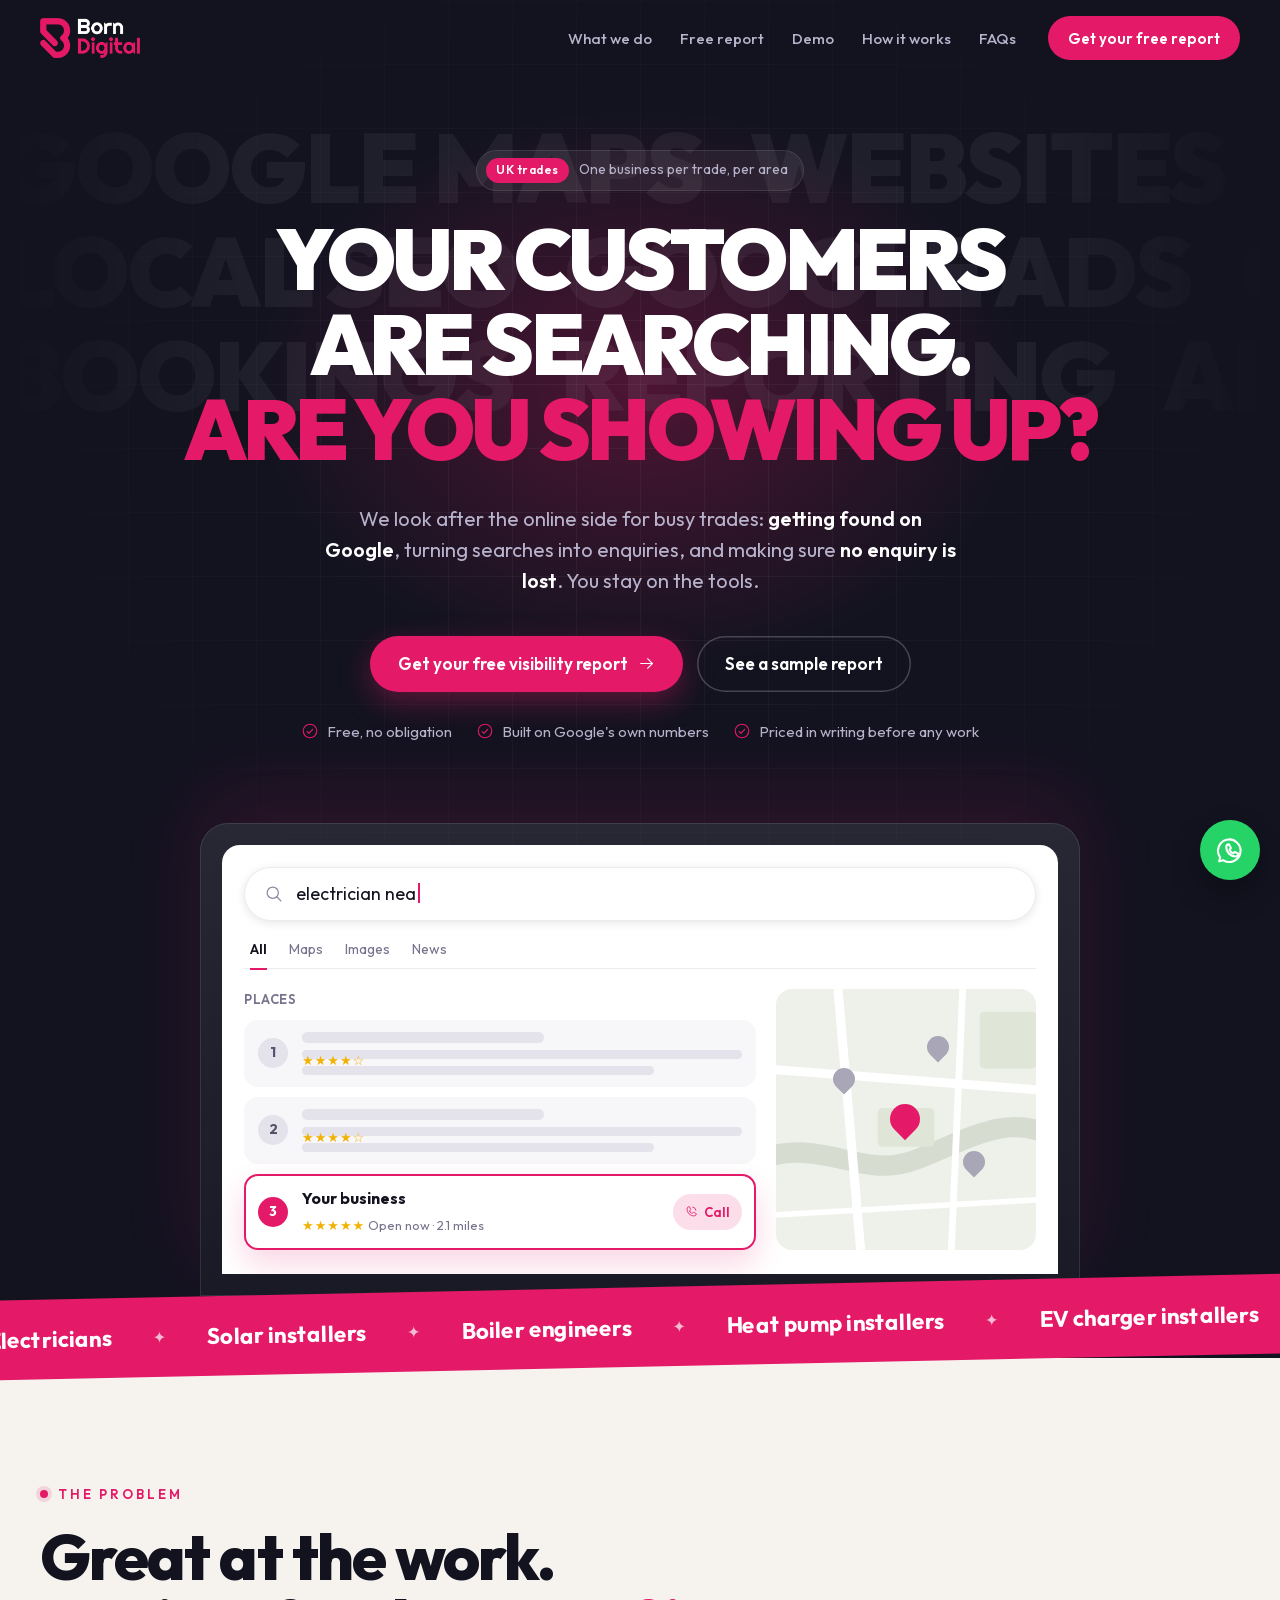
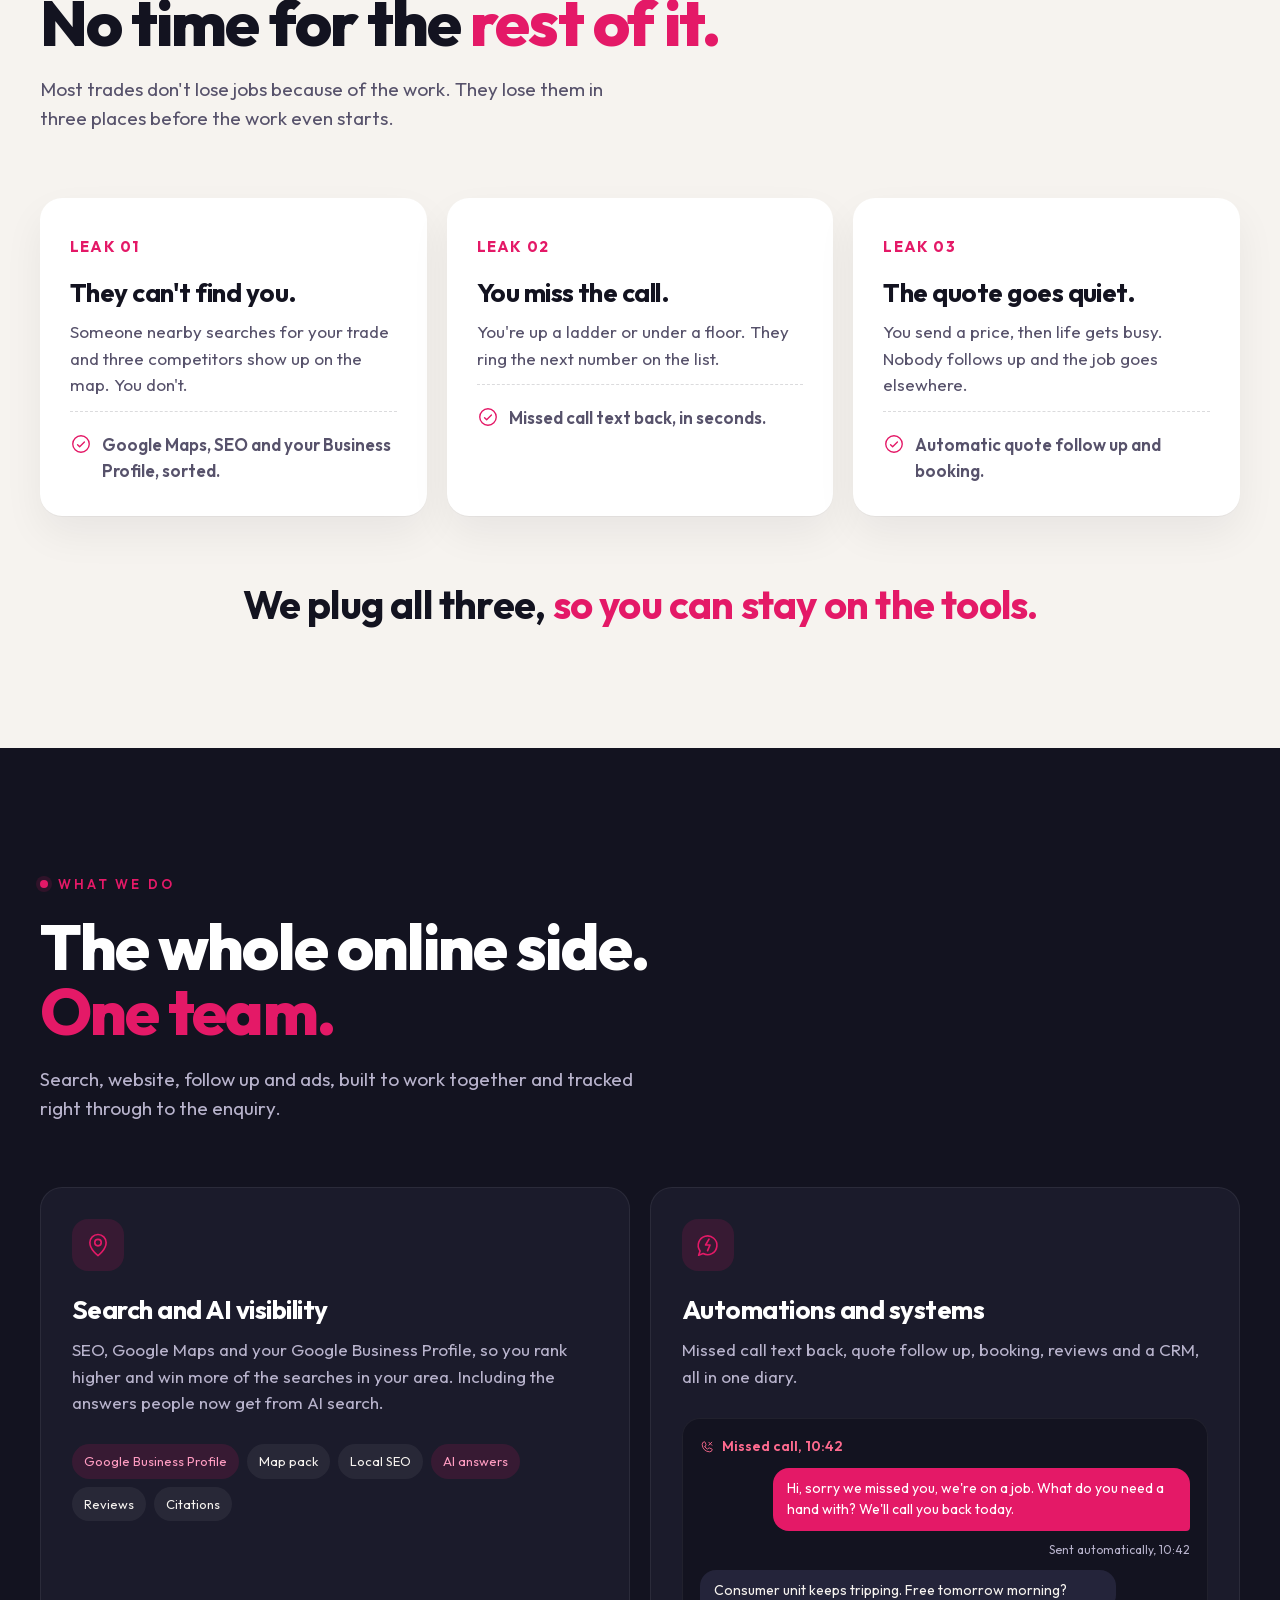
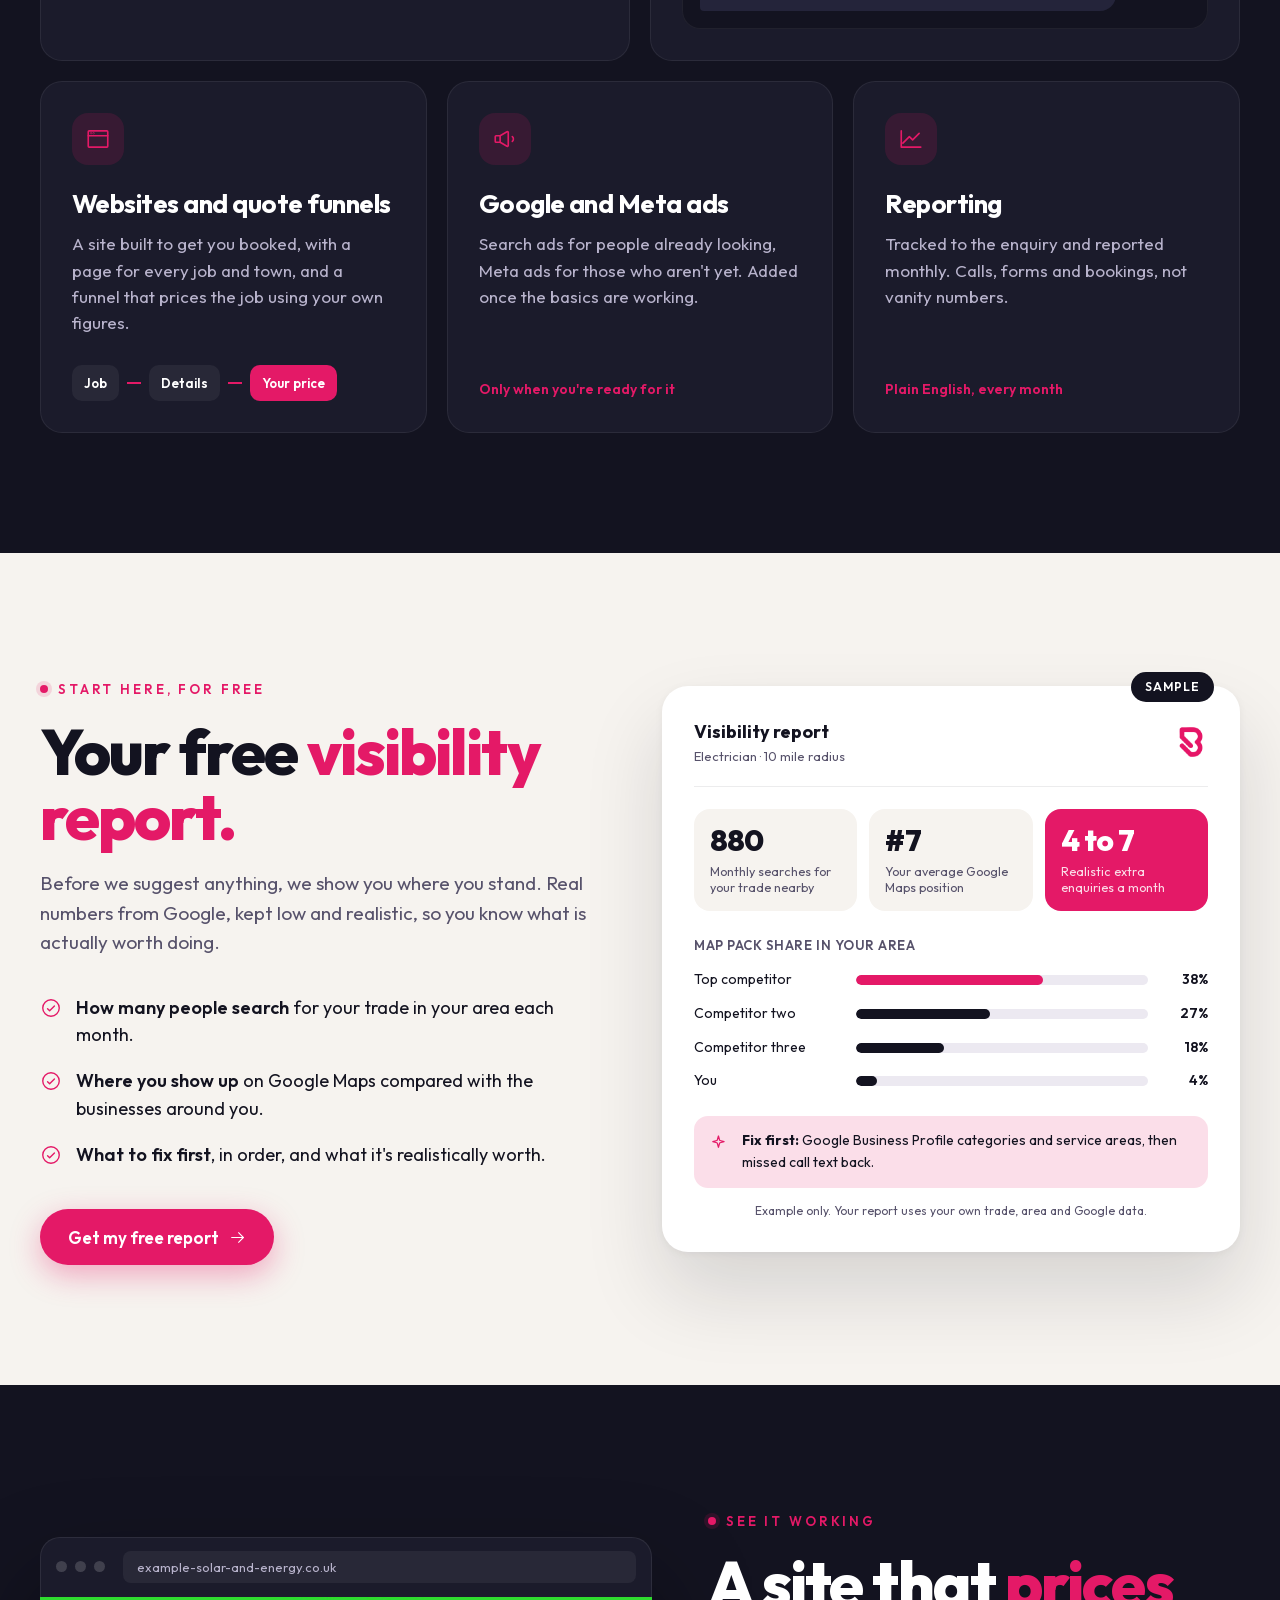
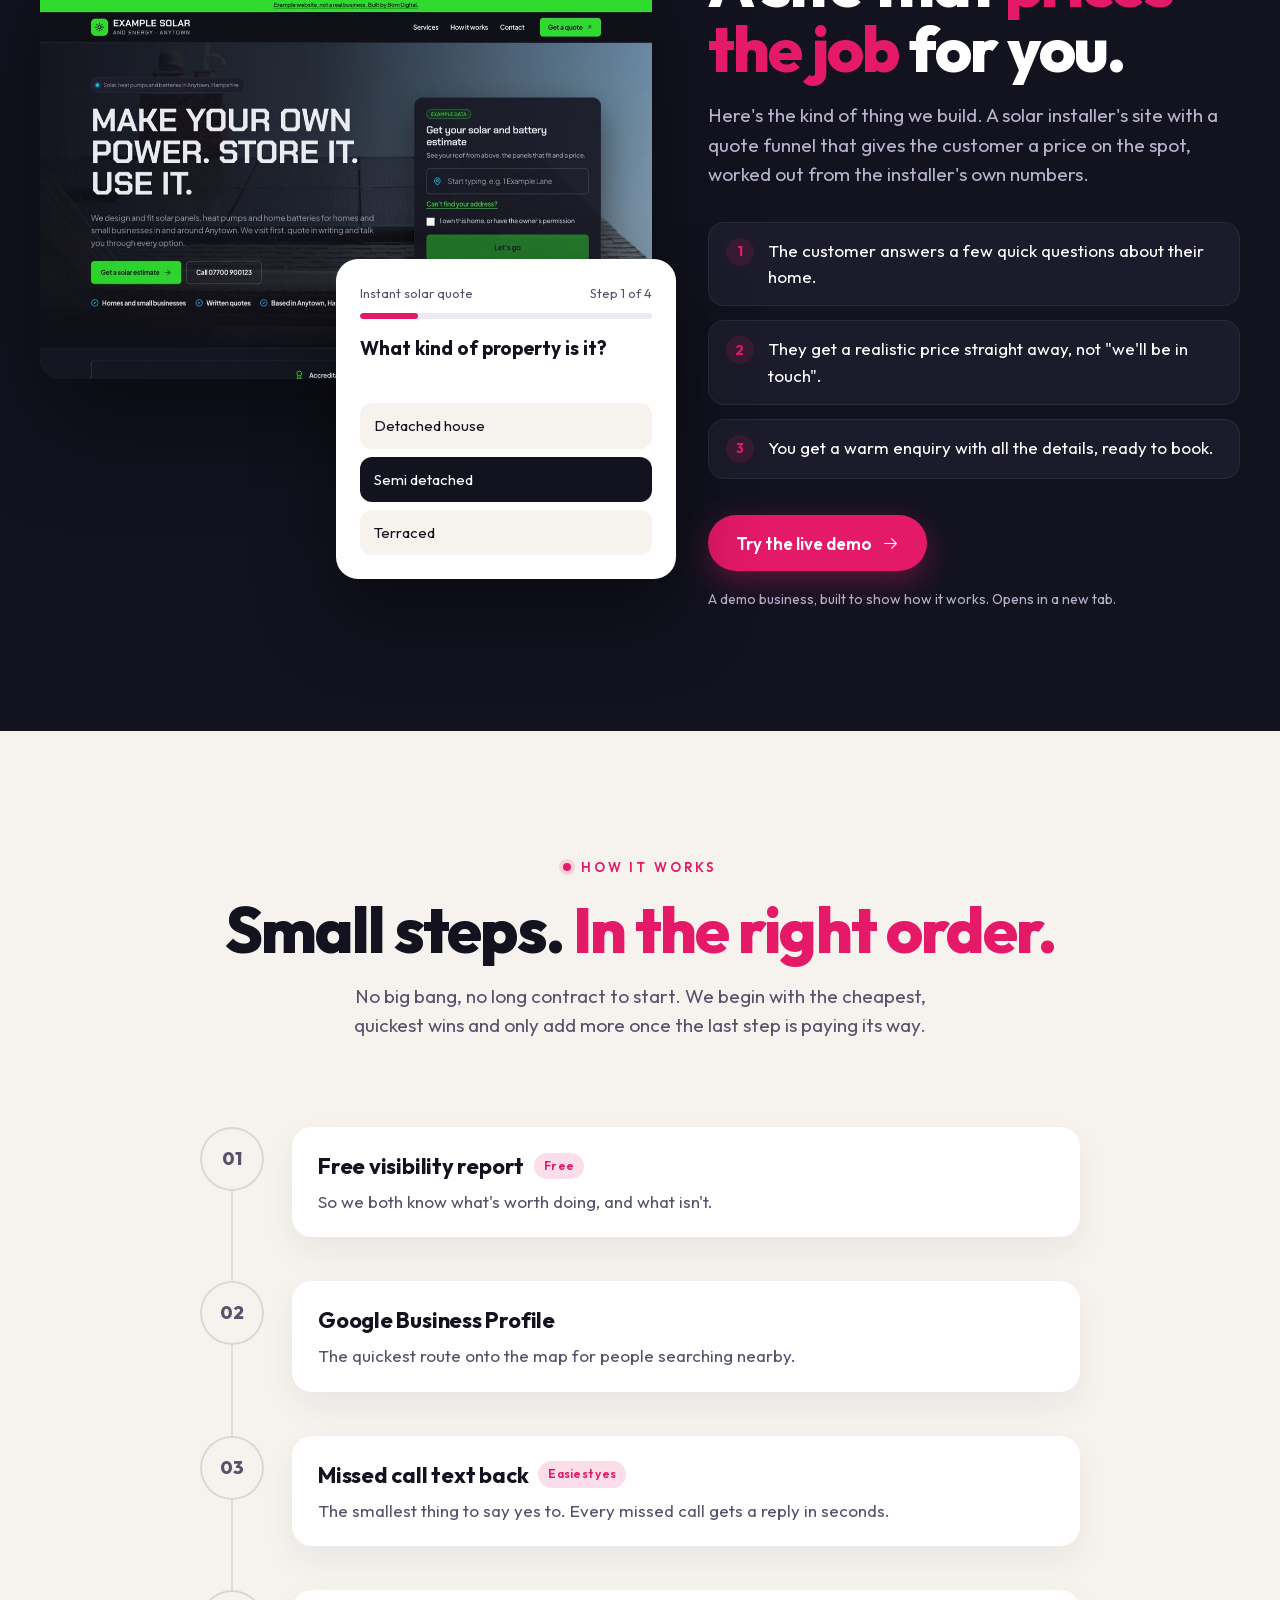
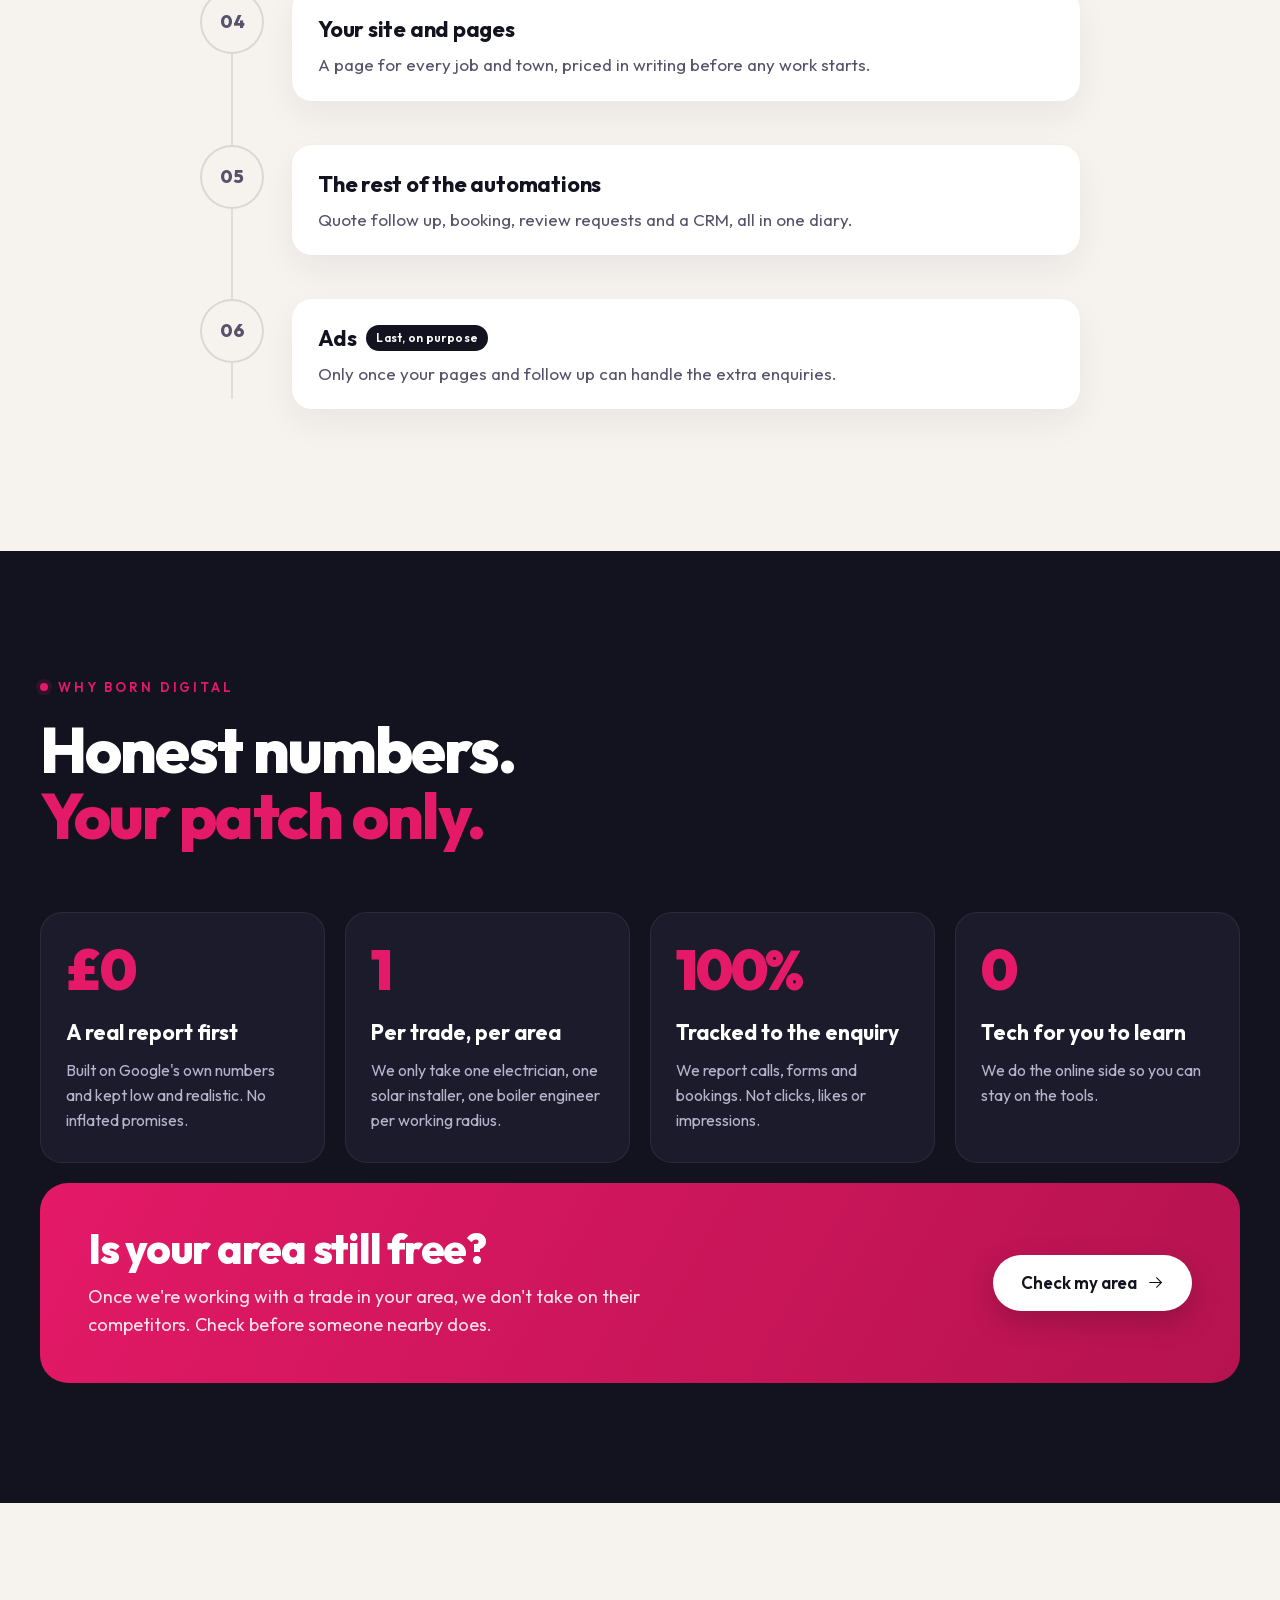
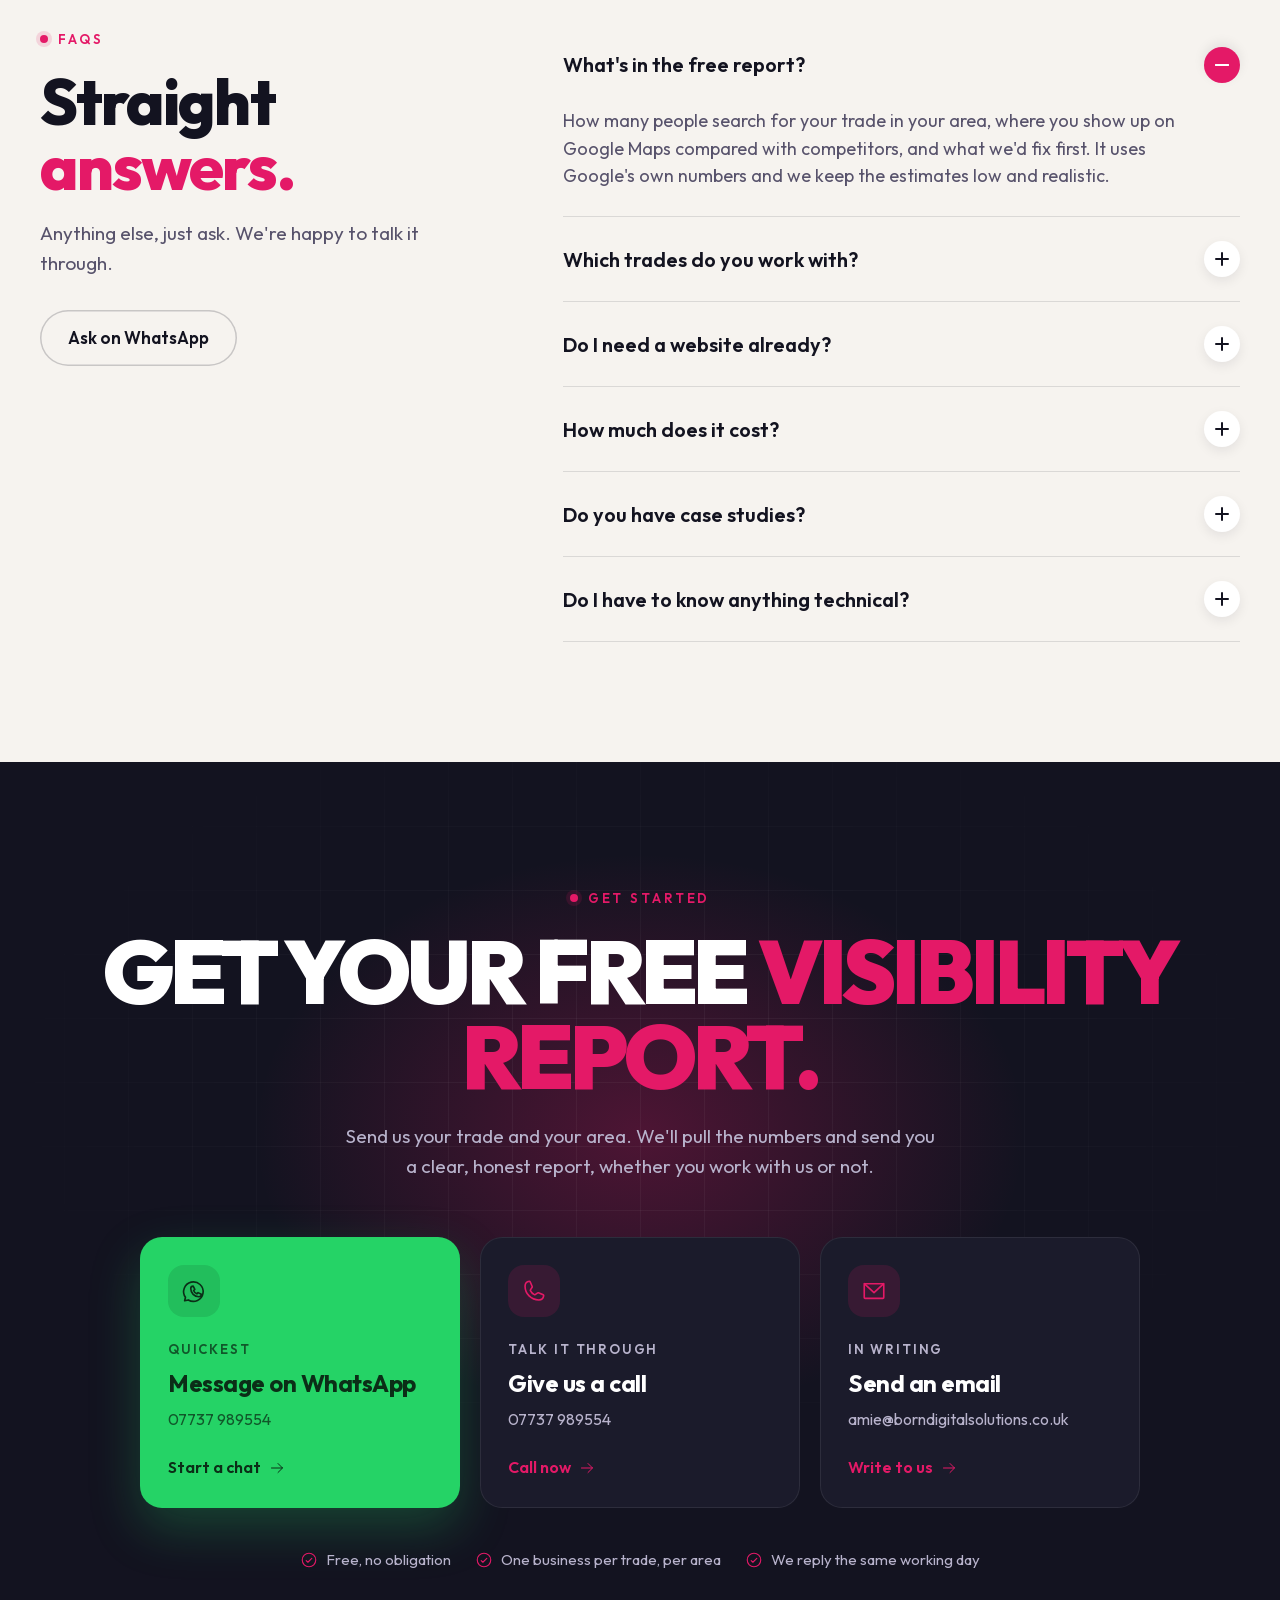
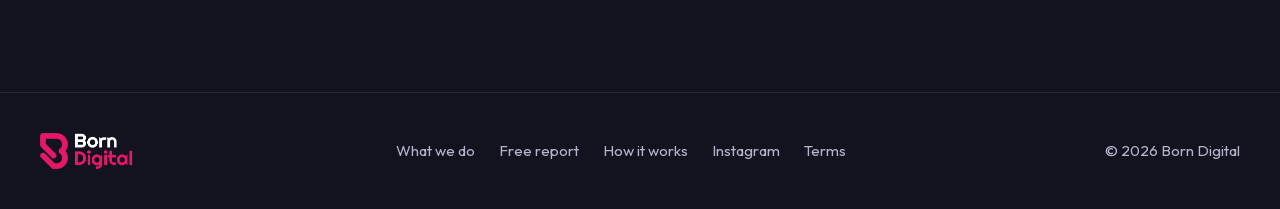
<file: index.html>
<!doctype html>
<html lang="en-GB">
<head>
  <meta charset="utf-8">
  <meta name="viewport" content="width=device-width, initial-scale=1">
  <title>Born Digital | Get found on Google and win more work for your trade</title>
  <meta name="description" content="We look after the online side for busy UK trades: getting found on Google, turning searches into enquiries, and making sure no enquiry is lost. Start with a free visibility report.">
  <link rel="canonical" href="https://www.borndigitalsolutions.co.uk/">
  <meta name="theme-color" content="#131320">

  <link rel="icon" href="favicon.ico" sizes="48x48">
  <link rel="icon" type="image/png" sizes="32x32" href="favicon-32x32.png">
  <link rel="apple-touch-icon" sizes="180x180" href="apple-touch-icon.png">
  <link rel="manifest" href="site.webmanifest">

  <meta property="og:type" content="website">
  <meta property="og:site_name" content="Born Digital">
  <meta property="og:locale" content="en_GB">
  <meta property="og:title" content="Born Digital | Your customers are searching. Are you showing up?">
  <meta property="og:description" content="Search, websites, follow-up and ads for UK trades. Start with a free visibility report using Google's own numbers.">
  <meta property="og:url" content="https://www.borndigitalsolutions.co.uk/">
  <meta property="og:image" content="https://www.borndigitalsolutions.co.uk/images/og-image.png">
  <meta name="twitter:card" content="summary_large_image">

  <link rel="preload" href="fonts/outfit-latin.woff2" as="font" type="font/woff2" crossorigin>
  <script>document.documentElement.classList.add("js");</script>

  <style>
    /* ==========================================================================
       Born Digital, one-page version
       Colours and fonts first, then layout, sections and motion.
       ========================================================================== */

    :root {
      --navy: #131320;
      --navy-2: #1b1b2b;
      --navy-3: #24243a;
      --pink: #e41967;
      --pink-hover: #c4145a;
      --pink-soft: rgba(228, 25, 103, 0.14);
      --cream: #f6f3ef;
      --white: #ffffff;
      --muted: #b8b3cc;
      --ink-muted: #57526b;
      --green: #25d366;

      --content-max: 1200px;
      --gutter: 24px;
      --radius: 22px;
      --font: "Outfit", system-ui, -apple-system, "Segoe UI", sans-serif;
      --ease: cubic-bezier(0.22, 1, 0.36, 1);
    }

    @font-face {
      font-family: "Outfit";
      font-style: normal;
      font-weight: 100 900;
      font-display: swap;
      src: url("fonts/outfit-latin.woff2") format("woff2");
      unicode-range: U+0000-00FF, U+0131, U+0152-0153, U+02BB-02BC, U+02C6, U+02DA, U+02DC, U+0304, U+0308, U+0329, U+2000-206F, U+20AC, U+2122, U+2191, U+2193, U+2212, U+2215, U+FEFF, U+FFFD;
    }
    @font-face {
      font-family: "Outfit";
      font-style: normal;
      font-weight: 100 900;
      font-display: swap;
      src: url("fonts/outfit-latin-ext.woff2") format("woff2");
      unicode-range: U+0100-02BA, U+02BD-02C5, U+02C7-02CC, U+02CE-02D7, U+02DD-02FF, U+1D00-1DBF, U+1E00-1E9F, U+1EF2-1EFF, U+2020, U+20A0-20AB, U+20AD-20C4, U+2113, U+2C60-2C7F, U+A720-A7FF;
    }

    /* ---------- Base ---------- */

    *, *::before, *::after { box-sizing: border-box; }
    html { scroll-behavior: smooth; scroll-padding-top: 84px; -webkit-text-size-adjust: 100%; }
    body {
      margin: 0;
      background: var(--navy);
      color: var(--white);
      font-family: var(--font);
      font-size: 18px;
      line-height: 1.55;
      -webkit-font-smoothing: antialiased;
      overflow-x: hidden;
    }
    main { overflow-x: clip; }
    img, svg { display: block; max-width: 100%; }
    h1, h2, h3, p, ul, ol, figure { margin: 0; }
    ul, ol { padding: 0; list-style: none; }
    a { color: inherit; }
    :focus-visible { outline: 3px solid var(--pink); outline-offset: 3px; border-radius: 8px; }

    .icon { width: 1em; height: 1em; flex: none; fill: none; stroke: currentColor; stroke-width: 16; stroke-linecap: round; stroke-linejoin: round; }
    .visually-hidden { position: absolute !important; width: 1px; height: 1px; overflow: hidden; clip: rect(0 0 0 0); white-space: nowrap; }
    .skip-link { position: absolute; left: 16px; top: -100px; z-index: 200; padding: 12px 20px; border-radius: 40px; background: var(--pink); color: var(--white); font-weight: 600; text-decoration: none; }
    .skip-link:focus { top: 12px; }

    .container { width: 100%; max-width: calc(var(--content-max) + var(--gutter) * 2); margin: 0 auto; padding: 0 var(--gutter); }
    .section { position: relative; padding: 120px 0; }
    .light { background: var(--cream); color: var(--navy); }

    .eyebrow {
      display: inline-flex; align-items: center; gap: 10px;
      font-size: 13px; font-weight: 600; letter-spacing: 0.22em; text-transform: uppercase;
      color: var(--pink);
    }
    .eyebrow::before { content: ""; width: 8px; height: 8px; border-radius: 50%; background: currentColor; box-shadow: 0 0 0 4px var(--pink-soft); }

    .h2 { font-size: clamp(36px, 5.2vw, 64px); line-height: 1.02; font-weight: 800; letter-spacing: -0.03em; margin-top: 18px; }
    .h2 em { font-style: normal; color: var(--pink); }
    .lede { max-width: 600px; margin-top: 20px; font-size: 19px; color: var(--muted); }
    .light .lede { color: var(--ink-muted); }
    .head { margin-bottom: 64px; }
    .head--centre { text-align: center; }
    .head--centre .lede { margin-left: auto; margin-right: auto; }

    /* ---------- Buttons ---------- */

    .btn {
      position: relative; display: inline-flex; align-items: center; justify-content: center; gap: 10px;
      min-height: 56px; padding: 0 28px; border-radius: 999px; border: 0;
      background: var(--pink); color: var(--white);
      font: 600 17px/1 var(--font); text-decoration: none; cursor: pointer;
      transition: transform 0.3s var(--ease), background 0.2s, box-shadow 0.3s var(--ease);
      box-shadow: 0 10px 30px rgba(228, 25, 103, 0.35);
    }
    .btn:hover { background: var(--pink-hover); transform: translateY(-2px); box-shadow: 0 16px 40px rgba(228, 25, 103, 0.45); }
    .btn .arrow { transition: transform 0.3s var(--ease); }
    .btn:hover .arrow { transform: translateX(4px); }
    .btn--ghost { background: transparent; color: inherit; box-shadow: inset 0 0 0 1.5px rgba(255, 255, 255, 0.22); }
    .btn--ghost:hover { background: rgba(255, 255, 255, 0.06); box-shadow: inset 0 0 0 1.5px rgba(255, 255, 255, 0.4); }
    .light .btn--ghost { box-shadow: inset 0 0 0 1.5px rgba(19, 19, 32, 0.2); }
    .light .btn--ghost:hover { background: rgba(19, 19, 32, 0.04); }
    .btn--sm { min-height: 44px; padding: 0 20px; font-size: 15px; box-shadow: none; }
    .btn--wa { background: var(--green); color: #0b2e17; box-shadow: 0 10px 30px rgba(37, 211, 102, 0.25); }
    .btn--wa:hover { background: #1fbe5b; box-shadow: 0 16px 40px rgba(37, 211, 102, 0.35); }
    .btn-row { display: flex; flex-wrap: wrap; gap: 14px; }

    /* ---------- Header ---------- */

    .header {
      position: fixed; inset: 0 0 auto; z-index: 100;
      transition: background 0.3s, box-shadow 0.3s, backdrop-filter 0.3s;
    }
    .header.is-scrolled { background: rgba(19, 19, 32, 0.82); backdrop-filter: blur(14px); -webkit-backdrop-filter: blur(14px); box-shadow: 0 1px 0 rgba(255, 255, 255, 0.07); }
    .header__bar { display: flex; align-items: center; justify-content: space-between; gap: 24px; height: 76px; }
    .header__logo img { width: 104px; height: auto; }
    .header__nav { display: flex; align-items: center; gap: 32px; }
    .header__links { display: flex; gap: 28px; }
    .header__links a { font-size: 15px; font-weight: 500; color: var(--muted); text-decoration: none; transition: color 0.2s; }
    .header__links a:hover, .header__links a.is-active { color: var(--white); }
    .progress { position: absolute; left: 0; bottom: 0; height: 2px; width: 100%; background: var(--pink); transform-origin: 0 50%; transform: scaleX(0); }

    /* ---------- Hero ---------- */

    .hero { position: relative; padding: 150px 0 0; overflow: hidden; isolation: isolate; text-align: center; }
    .hero__bg { position: absolute; inset: 0; z-index: -1; pointer-events: none; }
    .hero__glow {
      position: absolute; left: 50%; top: 30%; width: 1100px; height: 800px; transform: translate(-50%, -50%);
      background: radial-gradient(closest-side, rgba(228, 25, 103, 0.28), rgba(228, 25, 103, 0) 70%);
      animation: breathe 9s ease-in-out infinite;
    }
    .hero__grid {
      position: absolute; inset: 0;
      background-image: linear-gradient(rgba(255,255,255,0.045) 1px, transparent 1px), linear-gradient(90deg, rgba(255,255,255,0.045) 1px, transparent 1px);
      background-size: 64px 64px;
      mask-image: radial-gradient(ellipse 70% 60% at 50% 35%, #000 20%, transparent 75%);
      -webkit-mask-image: radial-gradient(ellipse 70% 60% at 50% 35%, #000 20%, transparent 75%);
    }
    .hero__words { position: absolute; inset: 120px 0 auto; display: grid; gap: 8px; opacity: 0.05; mask-image: linear-gradient(90deg, transparent, #000 20%, #000 80%, transparent); -webkit-mask-image: linear-gradient(90deg, transparent, #000 20%, #000 80%, transparent); }
    .hero__row { display: flex; width: max-content; gap: 48px; font-size: 96px; font-weight: 900; line-height: 1; text-transform: uppercase; letter-spacing: -0.02em; white-space: nowrap; animation: slide 60s linear infinite; }
    .hero__row:nth-child(2) { animation-direction: reverse; animation-duration: 75s; }
    .hero__row:nth-child(3) { animation-duration: 90s; }

    .hero__badge {
      display: inline-flex; align-items: center; gap: 10px; padding: 8px 16px 8px 10px; border-radius: 999px;
      background: rgba(255, 255, 255, 0.06); box-shadow: inset 0 0 0 1px rgba(255, 255, 255, 0.1);
      font-size: 14px; color: var(--muted);
    }
    .hero__badge b { padding: 3px 10px; border-radius: 999px; background: var(--pink); color: var(--white); font-size: 12px; font-weight: 600; letter-spacing: 0.04em; }
    .hero__title { margin: 28px auto 0; max-width: 1080px; font-size: clamp(42px, 6.6vw, 92px); line-height: 0.95; font-weight: 900; letter-spacing: -0.045em; text-transform: uppercase; }
    .hero__title .line { display: block; overflow: hidden; padding-bottom: 0.06em; }
    .hero__title .line > span { display: inline-block; }
    .hero__title .accent { color: var(--pink); }
    .hero__text { max-width: 640px; margin: 28px auto 0; font-size: 20px; color: var(--muted); }
    .hero__text strong { color: var(--white); font-weight: 600; }
    .hero .btn-row { justify-content: center; margin-top: 40px; }
    .hero__assure { display: flex; flex-wrap: wrap; justify-content: center; gap: 8px 24px; margin-top: 28px; font-size: 15px; color: var(--muted); }
    .hero__assure li { display: inline-flex; align-items: center; gap: 8px; }
    .hero__assure .icon { color: var(--pink); font-size: 18px; }

    /* Search mock */
    .search {
      position: relative; max-width: 880px; margin: 80px auto 0; padding: 22px; border-radius: 28px 28px 0 0;
      background: linear-gradient(180deg, rgba(255,255,255,0.09), rgba(255,255,255,0.03));
      box-shadow: inset 0 0 0 1px rgba(255, 255, 255, 0.1), 0 -30px 80px rgba(228, 25, 103, 0.12);
      text-align: left;
    }
    .search__card { background: var(--white); color: var(--navy); border-radius: 18px 18px 0 0; padding: 22px 22px 0; overflow: hidden; }
    .search__bar { display: flex; align-items: center; gap: 12px; height: 54px; padding: 0 20px; border-radius: 999px; box-shadow: 0 2px 10px rgba(19,19,32,0.1), inset 0 0 0 1px rgba(19,19,32,0.08); font-size: 18px; }
    .search__bar .icon { color: #8a87a0; font-size: 20px; }
    .search__typed::after { content: ""; display: inline-block; width: 2px; height: 1.1em; margin-left: 2px; vertical-align: -0.15em; background: var(--pink); animation: blink 1s steps(1) infinite; }
    .search__tabs { display: flex; gap: 22px; margin: 18px 6px 0; font-size: 14px; color: #77738c; }
    .search__tabs span:first-child { color: var(--navy); font-weight: 600; box-shadow: 0 2px 0 var(--pink); padding-bottom: 8px; }
    .search__body { display: grid; grid-template-columns: 1fr 260px; gap: 20px; padding: 20px 0 24px; border-top: 1px solid rgba(19,19,32,0.08); }
    .pack { display: grid; gap: 10px; }
    .pack__label { font-size: 13px; font-weight: 600; color: #77738c; letter-spacing: 0.04em; text-transform: uppercase; }
    .pack__item { position: relative; display: flex; align-items: center; gap: 14px; padding: 12px 14px; border-radius: 14px; background: #f7f6f9; transition: transform 0.9s var(--ease), background 0.4s, box-shadow 0.4s; }
    .pack__rank { display: grid; place-items: center; width: 30px; height: 30px; border-radius: 50%; background: #e4e2ea; font-size: 14px; font-weight: 700; color: #57526b; flex: none; transition: background 0.4s, color 0.4s; }
    .pack__lines { flex: 1; display: grid; gap: 7px; }
    .pack__lines span { height: 9px; border-radius: 9px; background: #e4e2ea; }
    .pack__lines span:first-child { width: 55%; height: 11px; }
    .pack__lines span:last-child { width: 80%; }
    .pack__stars { color: #f2b200; font-size: 13px; letter-spacing: 1px; }
    .pack__item--you { background: var(--white); box-shadow: inset 0 0 0 2px var(--pink), 0 14px 30px rgba(228, 25, 103, 0.18); }
    .pack__item--you .pack__rank { background: var(--pink); color: var(--white); }
    .pack__you { flex: 1; }
    .pack__you strong { display: block; font-size: 16px; }
    .pack__you small { font-size: 13px; color: #77738c; }
    .pack__call { display: inline-flex; align-items: center; gap: 6px; padding: 8px 12px; border-radius: 999px; background: var(--pink-soft); color: var(--pink); font-size: 13px; font-weight: 600; }
    .map { position: relative; border-radius: 16px; overflow: hidden; background: #eef0ea; min-height: 230px; }
    .map svg { position: absolute; inset: 0; width: 100%; height: 100%; }
    .pin { position: absolute; width: 22px; height: 22px; border-radius: 50% 50% 50% 0; transform: rotate(-45deg); background: #a9a6b8; }
    .pin--you { width: 30px; height: 30px; background: var(--pink); animation: drop 2.4s var(--ease) infinite; }
    .pin--you::after { content: ""; position: absolute; inset: -10px; border-radius: 50%; border: 2px solid var(--pink); opacity: 0; animation: ping 2.4s var(--ease) infinite; }
    .toast {
      position: absolute; right: -28px; top: 38%; z-index: 2; display: flex; align-items: center; gap: 12px; padding: 14px 18px; border-radius: 16px;
      background: var(--navy-2); color: var(--white); box-shadow: 0 20px 50px rgba(0,0,0,0.4), inset 0 0 0 1px rgba(255,255,255,0.08);
      font-size: 14px; opacity: 0; transform: translateY(14px) scale(0.96); transition: opacity 0.5s var(--ease), transform 0.5s var(--ease);
    }
    .toast.is-on { opacity: 1; transform: none; }
    .toast__dot { display: grid; place-items: center; width: 36px; height: 36px; border-radius: 12px; background: var(--pink); }
    .toast strong { display: block; font-size: 15px; }
    .toast span { color: var(--muted); }

    /* ---------- Marquee band ---------- */

    .band { position: relative; z-index: 2; background: var(--pink); color: var(--white); overflow: hidden; padding: 22px 0; transform: rotate(-1.2deg) scale(1.02); margin: -8px 0; }
    .band__track { display: flex; width: max-content; animation: slide 40s linear infinite; }
    .band ul { display: flex; gap: 40px; padding-right: 40px; font-size: 22px; font-weight: 700; white-space: nowrap; }
    .band li { display: inline-flex; align-items: center; gap: 40px; }
    .band li::after { content: "✦"; font-size: 16px; opacity: 0.7; }

    /* ---------- Problem ---------- */

    .leaks { display: grid; grid-template-columns: repeat(3, 1fr); gap: 20px; }
    .leak { position: relative; padding: 34px 30px 32px; border-radius: var(--radius); background: var(--white); box-shadow: 0 1px 0 rgba(19,19,32,0.04), 0 18px 40px rgba(19,19,32,0.06); overflow: hidden; }
    .leak__num { font-size: 15px; font-weight: 700; color: var(--pink); letter-spacing: 0.08em; }
    .leak h3 { margin-top: 18px; font-size: 26px; line-height: 1.15; font-weight: 700; letter-spacing: -0.02em; }
    .leak p { margin-top: 12px; color: var(--ink-muted); font-size: 17px; }
    .leak__fix { display: flex; gap: 10px; margin-top: 24px; padding-top: 20px; border-top: 1px dashed rgba(19,19,32,0.15); font-size: 16px; font-weight: 600; }
    .leak__fix .icon { color: var(--pink); font-size: 22px; margin-top: 1px; }
    .statement { margin-top: 64px; font-size: clamp(26px, 3.2vw, 40px); line-height: 1.2; font-weight: 700; letter-spacing: -0.02em; text-align: center; }
    .statement span { color: var(--pink); }

    /* ---------- Services bento ---------- */

    .bento { display: grid; grid-template-columns: repeat(6, 1fr); gap: 20px; }
    .tile {
      position: relative; grid-column: span 2; display: flex; flex-direction: column; padding: 32px; border-radius: var(--radius);
      background: var(--navy-2); box-shadow: inset 0 0 0 1px rgba(255,255,255,0.07); overflow: hidden;
      transition: transform 0.5s var(--ease), box-shadow 0.5s var(--ease);
    }
    .tile::before { content: ""; position: absolute; inset: 0; background: radial-gradient(500px circle at var(--mx, 50%) var(--my, 0%), rgba(228,25,103,0.16), transparent 45%); opacity: 0; transition: opacity 0.4s; pointer-events: none; }
    .tile:hover { transform: translateY(-4px); box-shadow: inset 0 0 0 1px rgba(228,25,103,0.4), 0 30px 60px rgba(0,0,0,0.3); }
    .tile:hover::before { opacity: 1; }
    .tile--wide { grid-column: span 3; }
    .tile__icon { display: grid; place-items: center; width: 52px; height: 52px; border-radius: 16px; background: var(--pink-soft); color: var(--pink); font-size: 26px; }
    .tile h3 { margin-top: 24px; font-size: 26px; line-height: 1.15; font-weight: 700; letter-spacing: -0.02em; }
    .tile p { margin-top: 12px; color: var(--muted); font-size: 17px; }
    .tile__tag { display: inline-block; margin-top: auto; padding-top: 24px; font-size: 14px; font-weight: 600; color: var(--pink); }
    .tile__visual { margin-top: 28px; }

    /* Missed call chat */
    .chat { display: grid; gap: 10px; padding: 18px; border-radius: 18px; background: var(--navy); box-shadow: inset 0 0 0 1px rgba(255,255,255,0.06); font-size: 14px; }
    .chat__sys { display: flex; align-items: center; gap: 8px; color: #ff6b8f; font-weight: 600; }
    .chat__msg { max-width: 85%; padding: 10px 14px; border-radius: 16px 16px 16px 4px; background: var(--navy-3); color: var(--cream); }
    .chat__msg--out { justify-self: end; border-radius: 16px 16px 4px 16px; background: var(--pink); color: var(--white); }
    .chat__time { font-size: 12px; color: var(--muted); justify-self: end; }
    .chat > * { opacity: 0; transform: translateY(10px); transition: opacity 0.5s var(--ease), transform 0.5s var(--ease); }
    .chat.is-on > * { opacity: 1; transform: none; }
    .chat.is-on > *:nth-child(2) { transition-delay: 0.6s; }
    .chat.is-on > *:nth-child(3) { transition-delay: 0.7s; }
    .chat.is-on > *:nth-child(4) { transition-delay: 1.7s; }

    /* Pages list */
    .pages { display: flex; flex-wrap: wrap; gap: 8px; }
    .pages span { padding: 7px 12px; border-radius: 999px; background: rgba(255,255,255,0.06); font-size: 13px; color: var(--cream); }
    .pages span:nth-child(3n+1) { background: var(--pink-soft); color: #ff9cc1; }

    /* Funnel steps mini */
    .flow { display: flex; align-items: center; gap: 8px; font-size: 13px; font-weight: 600; flex-wrap: wrap; }
    .flow span { padding: 8px 12px; border-radius: 10px; background: rgba(255,255,255,0.06); }
    .flow i { width: 14px; height: 2px; background: var(--pink); }
    .flow span:last-child { background: var(--pink); }

    /* ---------- Report ---------- */

    .report { display: grid; grid-template-columns: 1fr 1.05fr; gap: 72px; align-items: center; }
    .checks { display: grid; gap: 18px; margin-top: 36px; }
    .checks li { display: flex; gap: 14px; font-size: 18px; }
    .checks .icon { flex: none; margin-top: 3px; font-size: 22px; color: var(--pink); }
    .checks strong { font-weight: 600; }
    .report .btn-row { margin-top: 40px; }

    .doc {
      position: relative; padding: 32px; border-radius: 26px; background: var(--white); color: var(--navy);
      box-shadow: 0 40px 80px rgba(19,19,32,0.14), 0 2px 8px rgba(19,19,32,0.05);
      transform: perspective(1400px) rotateY(-8deg) rotateX(3deg); transition: transform 0.8s var(--ease);
    }
    .doc:hover { transform: none; }
    .doc__stamp { position: absolute; top: -14px; right: 26px; padding: 6px 14px; border-radius: 999px; background: var(--navy); color: var(--white); font-size: 12px; font-weight: 600; letter-spacing: 0.08em; text-transform: uppercase; }
    .doc__head { display: flex; align-items: center; justify-content: space-between; gap: 16px; padding-bottom: 20px; border-bottom: 1px solid rgba(19,19,32,0.08); }
    .doc__head img { width: 34px; height: 34px; }
    .doc__head h3 { font-size: 18px; font-weight: 700; }
    .doc__head small { display: block; font-size: 13px; color: var(--ink-muted); font-weight: 400; }
    .doc__stats { display: grid; grid-template-columns: repeat(3, 1fr); gap: 12px; margin-top: 22px; }
    .stat { padding: 16px; border-radius: 16px; background: var(--cream); }
    .stat b { display: block; font-size: 30px; font-weight: 800; letter-spacing: -0.03em; line-height: 1; }
    .stat > span { display: block; margin-top: 8px; font-size: 12.5px; line-height: 1.3; color: var(--ink-muted); }
    .stat--pink { background: var(--pink); color: var(--white); }
    .stat--pink > span { color: rgba(255,255,255,0.85); }
    .doc__label { margin-top: 24px; font-size: 13px; font-weight: 600; color: var(--ink-muted); letter-spacing: 0.04em; text-transform: uppercase; }
    .bars { display: grid; gap: 12px; margin-top: 14px; }
    .bar { display: grid; grid-template-columns: 150px 1fr 48px; align-items: center; gap: 12px; font-size: 14px; }
    .bar__track { display: block; height: 10px; border-radius: 10px; background: #ece9f1; overflow: hidden; }
    .bar__fill { display: block; height: 100%; width: var(--w); border-radius: inherit; background: var(--navy); transform-origin: 0 50%; transform: scaleX(0); transition: transform 1.4s var(--ease); }
    .bar:first-child .bar__fill { background: var(--pink); }
    .bar b { text-align: right; font-weight: 600; }
    .doc.is-in .bar__fill { transform: scaleX(1); }
    .doc.is-in .bar:nth-child(2) .bar__fill { transition-delay: 0.15s; }
    .doc.is-in .bar:nth-child(3) .bar__fill { transition-delay: 0.3s; }
    .doc.is-in .bar:nth-child(4) .bar__fill { transition-delay: 0.45s; }
    .doc__note { display: flex; gap: 12px; margin-top: 24px; padding: 14px 16px; border-radius: 14px; background: var(--pink-soft); font-size: 14px; }
    .doc__note .icon { color: var(--pink); font-size: 20px; margin-top: 1px; }
    .doc__foot { margin-top: 14px; font-size: 12px; color: var(--ink-muted); text-align: center; }

    /* ---------- Demo ---------- */

    .demo { display: grid; grid-template-columns: 1.15fr 1fr; gap: 56px; align-items: center; }
    .browser { border-radius: 20px; overflow: hidden; background: var(--navy-2); box-shadow: inset 0 0 0 1px rgba(255,255,255,0.08), 0 50px 100px rgba(0,0,0,0.45); }
    .browser__bar { display: flex; align-items: center; gap: 8px; padding: 14px 16px; }
    .browser__bar i { width: 11px; height: 11px; border-radius: 50%; background: rgba(255,255,255,0.16); }
    .browser__url { flex: 1; margin-left: 10px; padding: 6px 14px; border-radius: 8px; background: rgba(255,255,255,0.06); font-size: 13px; color: var(--muted); }
    .browser__screen { position: relative; aspect-ratio: 16 / 10; overflow: hidden; background: var(--cream); }
    .browser__screen img { width: 100%; height: auto; transition: transform 6s linear; }
    .browser:hover .browser__screen img { transform: translateY(-62%); }

    .quote { position: relative; margin-top: -120px; margin-left: auto; margin-right: -24px; width: 340px; max-width: 92%; padding: 24px; border-radius: 22px; background: var(--white); color: var(--navy); box-shadow: 0 40px 80px rgba(0,0,0,0.45); z-index: 2; }
    .quote__top { display: flex; justify-content: space-between; align-items: center; font-size: 13px; color: var(--ink-muted); }
    .quote__track { height: 6px; margin-top: 10px; border-radius: 6px; background: #ece9f1; overflow: hidden; }
    .quote__fill { display: block; height: 100%; width: 25%; background: var(--pink); border-radius: inherit; transition: width 0.6s var(--ease); }
    .quote__q { min-height: 52px; margin-top: 18px; font-size: 19px; font-weight: 700; line-height: 1.25; }
    .quote__opts { display: grid; gap: 8px; margin-top: 14px; }
    .quote__opt { padding: 11px 14px; border-radius: 12px; background: var(--cream); font-size: 15px; transition: background 0.3s, color 0.3s, box-shadow 0.3s; }
    .quote__opt.is-picked { background: var(--navy); color: var(--white); }
    .quote__price { display: none; margin-top: 14px; padding: 18px; border-radius: 16px; background: var(--pink); color: var(--white); }
    .quote__price small { font-size: 13px; opacity: 0.85; }
    .quote__price b { display: block; margin-top: 4px; font-size: 32px; font-weight: 800; letter-spacing: -0.03em; }
    .quote.is-done .quote__opts { display: none; }
    .quote.is-done .quote__price { display: block; animation: pop 0.6s var(--ease); }

    .demo__list { display: grid; gap: 14px; margin-top: 32px; }
    .demo__list li { display: flex; gap: 14px; padding: 16px 18px; border-radius: 16px; background: var(--navy-2); box-shadow: inset 0 0 0 1px rgba(255,255,255,0.06); font-size: 17px; }
    .demo__list b { display: grid; place-items: center; flex: none; width: 28px; height: 28px; border-radius: 50%; background: var(--pink-soft); color: var(--pink); font-size: 14px; }
    .demo .btn-row { margin-top: 36px; }
    .demo__note { margin-top: 18px; font-size: 14px; color: var(--muted); }

    /* ---------- Process ---------- */

    .process { position: relative; display: grid; gap: 0; max-width: 880px; margin: 0 auto; }
    .process__line { position: absolute; left: 31px; top: 32px; bottom: 32px; width: 2px; background: rgba(19,19,32,0.1); }
    .process__line span { position: absolute; inset: 0; background: var(--pink); transform-origin: 50% 0; transform: scaleY(var(--p, 0)); }
    .stepx { position: relative; display: grid; grid-template-columns: 64px 1fr; gap: 28px; padding: 22px 0; }
    .stepx__dot { position: relative; z-index: 1; display: grid; place-items: center; width: 64px; height: 64px; border-radius: 50%; background: var(--cream); box-shadow: inset 0 0 0 2px rgba(19,19,32,0.12); font-size: 18px; font-weight: 800; color: var(--ink-muted); transition: background 0.5s var(--ease), color 0.5s, box-shadow 0.5s, transform 0.5s var(--ease); }
    .stepx.is-lit .stepx__dot { background: var(--pink); color: var(--white); box-shadow: 0 0 0 8px var(--pink-soft); transform: scale(1.04); }
    .stepx__card { padding: 22px 26px; border-radius: 20px; background: var(--white); box-shadow: 0 14px 34px rgba(19,19,32,0.06); transition: transform 0.5s var(--ease); }
    .stepx.is-lit .stepx__card { transform: translateX(6px); }
    .stepx__card h3 { display: flex; flex-wrap: wrap; align-items: center; gap: 10px; font-size: 22px; font-weight: 700; letter-spacing: -0.01em; }
    .stepx__card p { margin-top: 6px; font-size: 17px; color: var(--ink-muted); }
    .chip { padding: 4px 10px; border-radius: 999px; background: var(--pink-soft); color: var(--pink); font-size: 12px; font-weight: 600; letter-spacing: 0.02em; }
    .chip--navy { background: var(--navy); color: var(--white); }

    /* ---------- Why ---------- */

    .why { display: grid; grid-template-columns: repeat(4, 1fr); gap: 20px; }
    .why__card { padding: 30px 26px; border-radius: var(--radius); background: var(--navy-2); box-shadow: inset 0 0 0 1px rgba(255,255,255,0.07); }
    .why__big { font-size: 56px; font-weight: 900; line-height: 1; letter-spacing: -0.04em; color: var(--pink); }
    .why__card h3 { margin-top: 18px; font-size: 21px; font-weight: 700; }
    .why__card p { margin-top: 10px; font-size: 16px; color: var(--muted); }

    .exclusive { position: relative; display: grid; grid-template-columns: 1fr auto; gap: 40px; align-items: center; margin-top: 20px; padding: 44px 48px; border-radius: 28px; background: linear-gradient(120deg, var(--pink), #b5134f); overflow: hidden; }
    .exclusive h3 { font-size: clamp(28px, 3.4vw, 42px); line-height: 1.05; font-weight: 800; letter-spacing: -0.03em; }
    .exclusive p { margin-top: 12px; max-width: 560px; font-size: 18px; color: rgba(255,255,255,0.88); }
    .exclusive .btn { background: var(--white); color: var(--navy); box-shadow: 0 10px 30px rgba(0,0,0,0.2); }
    .exclusive .btn:hover { background: var(--cream); }
    .radar { position: absolute; right: -80px; top: 50%; width: 360px; height: 360px; transform: translateY(-50%); pointer-events: none; opacity: 0.25; }
    .radar span { position: absolute; inset: 0; border-radius: 50%; border: 2px solid var(--white); animation: radar 4s ease-out infinite; opacity: 0; }
    .radar span:nth-child(2) { animation-delay: 1.3s; }
    .radar span:nth-child(3) { animation-delay: 2.6s; }

    /* ---------- FAQ ---------- */

    .faq { display: grid; grid-template-columns: 0.8fr 1.2fr; gap: 72px; align-items: start; }
    .faq .btn-row { margin-top: 32px; }
    .qa { border-bottom: 1px solid rgba(19,19,32,0.12); }
    .qa summary { display: flex; justify-content: space-between; align-items: center; gap: 20px; padding: 24px 0; font-size: 20px; font-weight: 600; cursor: pointer; list-style: none; }
    .qa summary::-webkit-details-marker { display: none; }
    .qa__plus { position: relative; flex: none; width: 36px; height: 36px; border-radius: 50%; background: var(--white); box-shadow: 0 4px 12px rgba(19,19,32,0.08); transition: background 0.3s, transform 0.4s var(--ease); }
    .qa__plus::before, .qa__plus::after { content: ""; position: absolute; left: 50%; top: 50%; width: 14px; height: 2px; margin: -1px 0 0 -7px; background: var(--navy); border-radius: 2px; transition: transform 0.4s var(--ease), background 0.3s; }
    .qa__plus::after { transform: rotate(90deg); }
    .qa[open] .qa__plus { background: var(--pink); transform: rotate(180deg); }
    .qa[open] .qa__plus::before, .qa[open] .qa__plus::after { background: var(--white); }
    .qa[open] .qa__plus::after { transform: rotate(0); }
    .qa p { padding: 0 56px 26px 0; color: var(--ink-muted); font-size: 18px; }

    /* ---------- Start (final CTA) ---------- */

    .start { position: relative; overflow: hidden; isolation: isolate; }
    .start .hero__glow { top: 40%; }
    .start__inner { text-align: center; }
    .start__title { margin-top: 18px; font-size: clamp(44px, 7vw, 96px); line-height: 0.95; font-weight: 900; letter-spacing: -0.045em; text-transform: uppercase; }
    .start__title span { color: var(--pink); }
    .start .lede { margin: 24px auto 0; }
    .contact { display: grid; grid-template-columns: repeat(3, 1fr); gap: 20px; max-width: 1000px; margin: 56px auto 0; text-align: left; }
    .contact__card {
      display: flex; flex-direction: column; padding: 28px; border-radius: var(--radius);
      background: var(--navy-2); box-shadow: inset 0 0 0 1px rgba(255,255,255,0.08);
      text-decoration: none; transition: transform 0.4s var(--ease), box-shadow 0.4s var(--ease);
    }
    .contact__card:hover { transform: translateY(-4px); box-shadow: inset 0 0 0 1px rgba(228,25,103,0.5), 0 30px 60px rgba(0,0,0,0.35); }
    .contact__icon { display: grid; place-items: center; width: 52px; height: 52px; border-radius: 16px; background: var(--pink-soft); color: var(--pink); font-size: 26px; }
    .contact__label { margin-top: 22px; font-size: 13px; font-weight: 600; letter-spacing: 0.14em; text-transform: uppercase; color: var(--muted); }
    .contact__card strong { margin-top: 6px; font-size: 24px; font-weight: 700; letter-spacing: -0.02em; }
    .contact__value { margin-top: 4px; font-size: 16px; color: var(--muted); overflow-wrap: anywhere; }
    .contact__go { display: inline-flex; align-items: center; gap: 8px; margin-top: auto; padding-top: 24px; font-size: 16px; font-weight: 600; color: var(--pink); }
    .contact__card:hover .arrow { transform: translateX(4px); }
    .contact__go .arrow { transition: transform 0.3s var(--ease); }
    .contact__card--wa { background: var(--green); color: #0b2e17; box-shadow: 0 20px 50px rgba(37, 211, 102, 0.25); }
    .contact__card--wa:hover { box-shadow: 0 30px 60px rgba(37, 211, 102, 0.35); }
    .contact__card--wa .contact__icon { background: rgba(11, 46, 23, 0.12); color: #0b2e17; }
    .contact__card--wa .contact__label, .contact__card--wa .contact__value { color: rgba(11, 46, 23, 0.75); }
    .contact__card--wa .contact__go { color: #0b2e17; }
    .start .hero__assure { margin-top: 40px; }

    /* ---------- Footer ---------- */

    .footer { padding: 40px 0; border-top: 1px solid rgba(255,255,255,0.08); font-size: 15px; color: var(--muted); }
    .footer__row { display: flex; flex-wrap: wrap; align-items: center; justify-content: space-between; gap: 20px; }
    .footer__row img { width: 96px; height: auto; }
    .footer__links { display: flex; flex-wrap: wrap; gap: 24px; }
    .footer a { text-decoration: none; }
    .footer a:hover { color: var(--white); }

    .wa-float { position: fixed; right: 20px; bottom: 20px; z-index: 90; display: grid; place-items: center; width: 60px; height: 60px; border-radius: 50%; background: var(--green); color: #fff; box-shadow: 0 14px 30px rgba(0,0,0,0.3); transition: transform 0.3s var(--ease); }
    .wa-float:hover { transform: scale(1.08); }
    .wa-float .icon { font-size: 30px; stroke-width: 18; }

    /* ---------- Motion ---------- */

    @keyframes slide { to { transform: translateX(-50%); } }
    @keyframes breathe { 0%, 100% { opacity: 0.8; transform: translate(-50%, -50%) scale(1); } 50% { opacity: 1; transform: translate(-50%, -50%) scale(1.08); } }
    @keyframes blink { 50% { opacity: 0; } }
    @keyframes ping { 0% { transform: scale(0.6); opacity: 0.8; } 80%, 100% { transform: scale(1.8); opacity: 0; } }
    @keyframes drop { 0%, 100% { translate: 0 0; } 50% { translate: 0 -6px; } }
    @keyframes pop { from { transform: scale(0.9); opacity: 0; } }
    @keyframes radar { from { transform: scale(0.2); opacity: 0.9; } to { transform: scale(1.4); opacity: 0; } }
    @keyframes rise { from { transform: translateY(105%); } }
    @keyframes fade-up { from { opacity: 0; transform: translateY(24px); } }

    .js .hero__title .line > span { animation: rise 1.1s var(--ease) both; }
    .js .hero__title .line:nth-child(2) > span { animation-delay: 0.12s; }
    .js .hero__title .line:nth-child(3) > span { animation-delay: 0.24s; }
    .js .hero__badge { animation: fade-up 0.8s var(--ease) both; }
    .js .hero__text { animation: fade-up 0.9s 0.45s var(--ease) both; }
    .js .hero .btn-row { animation: fade-up 0.9s 0.55s var(--ease) both; }
    .js .hero__assure { animation: fade-up 0.9s 0.65s var(--ease) both; }
    .js .search { animation: fade-up 1.2s 0.75s var(--ease) both; }

    .js .reveal { opacity: 0; transform: translateY(36px); transition: opacity 0.9s var(--ease), transform 0.9s var(--ease); transition-delay: var(--d, 0s); }
    .js .reveal.is-in { opacity: 1; transform: none; }

    @media (prefers-reduced-motion: reduce) {
      *, *::before, *::after { animation-duration: 0.01ms !important; animation-iteration-count: 1 !important; transition-duration: 0.01ms !important; transition-delay: 0s !important; }
      html { scroll-behavior: auto; }
      .js .reveal { opacity: 1; transform: none; }
    }

    /* ---------- Responsive ---------- */

    @media (max-width: 1100px) {
      .header__links { display: none; }
      .bento { grid-template-columns: repeat(2, 1fr); }
      .tile, .tile--wide { grid-column: span 1; }
      .tile--feature { grid-column: span 2; }
      .why { grid-template-columns: repeat(2, 1fr); }
      .report, .demo, .faq { grid-template-columns: 1fr; gap: 56px; }
      .contact { grid-template-columns: 1fr; max-width: 520px; }
      .doc { transform: none; }
      .quote { margin-right: 0; }
    }
    @media (max-width: 760px) {
      body { font-size: 17px; }
      .section { padding: 84px 0; }
      .head { margin-bottom: 44px; }
      .hero { padding-top: 128px; }
      .hero__row { font-size: 56px; }
      .hero__text { font-size: 18px; }
      .hero .btn-row .btn { width: 100%; }
      .header .btn { display: none; }
      .search { margin-top: 56px; padding: 12px; border-radius: 22px 22px 0 0; }
      .search__card { padding: 16px 14px 0; }
      .search__body { grid-template-columns: 1fr; }
      .map { display: none; }
      .toast { right: 8px; left: 8px; top: auto; bottom: 18px; }
      .search__bar { font-size: 16px; height: 48px; }
      .pack__call { display: none; }
      .band ul { font-size: 18px; }
      .leaks, .bento, .why { grid-template-columns: 1fr; }
      .tile--feature { grid-column: span 1; }
      .tile { padding: 26px; }
      .doc { padding: 22px; }
      .doc__stats { grid-template-columns: 1fr 1fr; }
      .doc__stats .stat--pink { grid-column: span 2; }
      .bar { grid-template-columns: 110px 1fr 40px; font-size: 13px; }
      .quote { margin: -60px auto 0; }
      .stepx { grid-template-columns: 48px 1fr; gap: 16px; }
      .stepx__dot { width: 48px; height: 48px; font-size: 15px; }
      .process__line { left: 23px; }
      .stepx__card { padding: 18px 20px; }
      .exclusive { grid-template-columns: 1fr; padding: 32px 26px; }
      .qa summary { font-size: 18px; }
      .qa p { padding-right: 0; }
      .btn-row .btn { flex: 1 1 100%; }
    }
  </style>
</head>
<body>
<a class="skip-link" href="#main">Skip to content</a>

<header class="header" id="top">
  <div class="container header__bar">
    <a class="header__logo" href="#top" aria-label="Born Digital, back to top">
      <img src="images/logo-white.png" alt="Born Digital" width="381" height="144">
    </a>
    <nav class="header__nav" aria-label="Main">
      <ul class="header__links">
        <li><a href="#services">What we do</a></li>
        <li><a href="#report">Free report</a></li>
        <li><a href="#demo">Demo</a></li>
        <li><a href="#process">How it works</a></li>
        <li><a href="#faq">FAQs</a></li>
      </ul>
      <a class="btn btn--sm" href="#start">Get your free report</a>
    </nav>
  </div>
  <span class="progress" aria-hidden="true"></span>
</header>

<main id="main">

  <!-- ===== Hero ===== -->
  <section class="hero" aria-labelledby="hero-title">
    <div class="hero__bg" aria-hidden="true">
      <span class="hero__glow"></span>
      <span class="hero__grid"></span>
      <div class="hero__words">
        <div class="hero__row"><span>Google Maps</span><span>Websites</span><span>Quote funnels</span><span>Missed call text back</span><span>Reviews</span><span>Google Maps</span><span>Websites</span><span>Quote funnels</span><span>Missed call text back</span><span>Reviews</span></div>
        <div class="hero__row"><span>Local SEO</span><span>Google ads</span><span>CRM</span><span>Follow up</span><span>Meta ads</span><span>Local SEO</span><span>Google ads</span><span>CRM</span><span>Follow up</span><span>Meta ads</span></div>
        <div class="hero__row"><span>Bookings</span><span>Reporting</span><span>AI search</span><span>Business Profile</span><span>Bookings</span><span>Reporting</span><span>AI search</span><span>Business Profile</span></div>
      </div>
    </div>

    <div class="container">
      <p class="hero__badge"><b>UK trades</b>One business per trade, per area</p>
      <h1 class="hero__title" id="hero-title">
        <span class="line"><span>Your customers</span></span>
        <span class="line"><span>are searching.</span></span>
        <span class="line"><span class="accent">Are you showing up?</span></span>
      </h1>
      <p class="hero__text">We look after the online side for busy trades: <strong>getting found on Google</strong>, turning searches into enquiries, and making sure <strong>no enquiry is lost</strong>. You stay on the tools.</p>
      <div class="btn-row">
        <a class="btn" href="#start">Get your free visibility report <svg class="icon arrow" viewBox="0 0 256 256" aria-hidden="true"><line x1="40" y1="128" x2="216" y2="128"/><polyline points="144 56 216 128 144 200"/></svg></a>
        <a class="btn btn--ghost" href="#report">See a sample report</a>
      </div>
      <ul class="hero__assure">
        <li><svg class="icon" viewBox="0 0 256 256" aria-hidden="true"><circle cx="128" cy="128" r="96"/><polyline points="88 136 112 160 168 104"/></svg>Free, no obligation</li>
        <li><svg class="icon" viewBox="0 0 256 256" aria-hidden="true"><circle cx="128" cy="128" r="96"/><polyline points="88 136 112 160 168 104"/></svg>Built on Google's own numbers</li>
        <li><svg class="icon" viewBox="0 0 256 256" aria-hidden="true"><circle cx="128" cy="128" r="96"/><polyline points="88 136 112 160 168 104"/></svg>Priced in writing before any work</li>
      </ul>

      <div class="search" aria-hidden="true">
        <div class="search__card">
          <div class="search__bar">
            <svg class="icon" viewBox="0 0 256 256"><circle cx="112" cy="112" r="72"/><line x1="163" y1="163" x2="216" y2="216"/></svg>
            <span class="search__typed" data-typed>electrician near me</span>
          </div>
          <div class="search__tabs"><span>All</span><span>Maps</span><span>Images</span><span>News</span></div>
          <div class="search__body">
            <div class="pack" data-pack>
              <p class="pack__label">Places</p>
              <div class="pack__item" data-slot>
                <span class="pack__rank">1</span>
                <span class="pack__lines"><span></span><span class="pack__stars">★★★★☆</span><span></span></span>
              </div>
              <div class="pack__item" data-slot>
                <span class="pack__rank">2</span>
                <span class="pack__lines"><span></span><span class="pack__stars">★★★★☆</span><span></span></span>
              </div>
              <div class="pack__item pack__item--you" data-slot data-you>
                <span class="pack__rank">3</span>
                <span class="pack__you"><strong>Your business</strong><small><span class="pack__stars">★★★★★</span> Open now · 2.1 miles</small></span>
                <span class="pack__call"><svg class="icon" viewBox="0 0 256 256"><path d="M152 40a72 72 0 0 1 64 64"/><path d="M92.5 124.8a83.6 83.6 0 0 0 39 38.9 8 8 0 0 0 7.9-.6l25-16.7a8 8 0 0 1 7.6-.7l46.8 20.1a8 8 0 0 1 4.8 8.3A48 48 0 0 1 176 216 136 136 0 0 1 40 80a48 48 0 0 1 41.9-47.6 8 8 0 0 1 8.3 4.8l20.1 46.9a8 8 0 0 1-.6 7.5L93 117a8 8 0 0 0-.5 7.8Z"/></svg>Call</span>
              </div>
            </div>
            <div class="map">
              <svg viewBox="0 0 260 230" preserveAspectRatio="xMidYMid slice">
                <path d="M0 150 C60 130 90 170 140 150 S220 110 260 130" stroke="#d6dcd0" stroke-width="18" fill="none"/>
                <path d="M70 0 L90 230" stroke="#fff" stroke-width="8"/>
                <path d="M0 70 L260 90" stroke="#fff" stroke-width="8"/>
                <path d="M180 0 L170 230" stroke="#fff" stroke-width="6"/>
                <path d="M0 200 L260 185" stroke="#fff" stroke-width="5"/>
                <rect x="105" y="105" width="50" height="34" rx="4" fill="#dfe6d8"/>
                <rect x="195" y="20" width="50" height="50" rx="4" fill="#dfe6d8"/>
              </svg>
              <span class="pin" style="left: 22%; top: 30%"></span>
              <span class="pin" style="left: 72%; top: 62%"></span>
              <span class="pin" style="left: 58%; top: 18%"></span>
              <span class="pin pin--you" style="left: 44%; top: 44%"></span>
            </div>
          </div>
        </div>
        <div class="toast" data-toast>
          <span class="toast__dot"><svg class="icon" viewBox="0 0 256 256" style="font-size:20px"><path d="M92.5 124.8a83.6 83.6 0 0 0 39 38.9 8 8 0 0 0 7.9-.6l25-16.7a8 8 0 0 1 7.6-.7l46.8 20.1a8 8 0 0 1 4.8 8.3A48 48 0 0 1 176 216 136 136 0 0 1 40 80a48 48 0 0 1 41.9-47.6 8 8 0 0 1 8.3 4.8l20.1 46.9a8 8 0 0 1-.6 7.5L93 117a8 8 0 0 0-.5 7.8Z"/></svg></span>
          <span><strong>New enquiry</strong><span>From Google Maps, just now</span></span>
        </div>
      </div>
    </div>
  </section>

  <!-- ===== Band ===== -->
  <div class="band" aria-hidden="true">
    <div class="band__track">
      <ul><li>Electricians</li><li>Solar installers</li><li>Boiler engineers</li><li>Heat pump installers</li><li>EV charger installers</li><li>Plumbers</li><li>Roofers</li><li>Air conditioning</li></ul>
      <ul><li>Electricians</li><li>Solar installers</li><li>Boiler engineers</li><li>Heat pump installers</li><li>EV charger installers</li><li>Plumbers</li><li>Roofers</li><li>Air conditioning</li></ul>
    </div>
  </div>

  <!-- ===== Problem ===== -->
  <section class="section light" aria-labelledby="problem-title">
    <div class="container">
      <div class="head reveal">
        <span class="eyebrow">The problem</span>
        <h2 class="h2" id="problem-title">Great at the work.<br>No time for the <em>rest of it.</em></h2>
        <p class="lede">Most trades don't lose jobs because of the work. They lose them in three places before the work even starts.</p>
      </div>
      <div class="leaks">
        <article class="leak reveal">
          <span class="leak__num">LEAK 01</span>
          <h3>They can't find you.</h3>
          <p>Someone nearby searches for your trade and three competitors show up on the map. You don't.</p>
          <p class="leak__fix"><svg class="icon" viewBox="0 0 256 256" aria-hidden="true"><circle cx="128" cy="128" r="96"/><polyline points="88 136 112 160 168 104"/></svg>Google Maps, SEO and your Business Profile, sorted.</p>
        </article>
        <article class="leak reveal" style="--d: 0.1s">
          <span class="leak__num">LEAK 02</span>
          <h3>You miss the call.</h3>
          <p>You're up a ladder or under a floor. They ring the next number on the list.</p>
          <p class="leak__fix"><svg class="icon" viewBox="0 0 256 256" aria-hidden="true"><circle cx="128" cy="128" r="96"/><polyline points="88 136 112 160 168 104"/></svg>Missed call text back, in seconds.</p>
        </article>
        <article class="leak reveal" style="--d: 0.2s">
          <span class="leak__num">LEAK 03</span>
          <h3>The quote goes quiet.</h3>
          <p>You send a price, then life gets busy. Nobody follows up and the job goes elsewhere.</p>
          <p class="leak__fix"><svg class="icon" viewBox="0 0 256 256" aria-hidden="true"><circle cx="128" cy="128" r="96"/><polyline points="88 136 112 160 168 104"/></svg>Automatic quote follow up and booking.</p>
        </article>
      </div>
      <p class="statement reveal">We plug all three, <span>so you can stay on the tools.</span></p>
    </div>
  </section>

  <!-- ===== Services ===== -->
  <section class="section" id="services" aria-labelledby="services-title">
    <div class="container">
      <div class="head reveal">
        <span class="eyebrow">What we do</span>
        <h2 class="h2" id="services-title">The whole online side.<br><em>One team.</em></h2>
        <p class="lede">Search, website, follow up and ads, built to work together and tracked right through to the enquiry.</p>
      </div>

      <div class="bento">
        <article class="tile tile--wide tile--feature reveal">
          <span class="tile__icon"><svg class="icon" viewBox="0 0 256 256" aria-hidden="true"><circle cx="128" cy="104" r="32"/><path d="M208 104c0 72-80 128-80 128S48 176 48 104a80 80 0 0 1 160 0Z"/></svg></span>
          <h3>Search and AI visibility</h3>
          <p>SEO, Google Maps and your Google Business Profile, so you rank higher and win more of the searches in your area. Including the answers people now get from AI search.</p>
          <div class="tile__visual">
            <div class="pages"><span>Google Business Profile</span><span>Map pack</span><span>Local SEO</span><span>AI answers</span><span>Reviews</span><span>Citations</span></div>
          </div>
        </article>

        <article class="tile tile--wide tile--feature reveal" style="--d: 0.08s">
          <span class="tile__icon"><svg class="icon" viewBox="0 0 256 256" aria-hidden="true"><path d="M80 212l-44 16 14-42A92 92 0 1 1 80 212Z"/><path d="M138 70l-34 58h44l-24 56"/></svg></span>
          <h3>Automations and systems</h3>
          <p>Missed call text back, quote follow up, booking, reviews and a CRM, all in one diary.</p>
          <div class="tile__visual">
            <div class="chat" data-chat>
              <span class="chat__sys"><svg class="icon" viewBox="0 0 256 256" aria-hidden="true"><path d="M92.5 124.8a83.6 83.6 0 0 0 39 38.9 8 8 0 0 0 7.9-.6l25-16.7a8 8 0 0 1 7.6-.7l46.8 20.1a8 8 0 0 1 4.8 8.3A48 48 0 0 1 176 216 136 136 0 0 1 40 80a48 48 0 0 1 41.9-47.6 8 8 0 0 1 8.3 4.8l20.1 46.9a8 8 0 0 1-.6 7.5L93 117a8 8 0 0 0-.5 7.8Z"/><line x1="160" y1="40" x2="216" y2="96"/><line x1="216" y1="40" x2="160" y2="96"/></svg>Missed call, 10:42</span>
              <span class="chat__msg chat__msg--out">Hi, sorry we missed you, we're on a job. What do you need a hand with? We'll call you back today.</span>
              <span class="chat__time">Sent automatically, 10:42</span>
              <span class="chat__msg">Consumer unit keeps tripping. Free tomorrow morning?</span>
            </div>
          </div>
        </article>

        <article class="tile reveal">
          <span class="tile__icon"><svg class="icon" viewBox="0 0 256 256" aria-hidden="true"><rect x="32" y="48" width="192" height="160" rx="8"/><line x1="32" y1="96" x2="224" y2="96"/><circle cx="60" cy="72" r="2" fill="currentColor"/><circle cx="84" cy="72" r="2" fill="currentColor"/></svg></span>
          <h3>Websites and quote funnels</h3>
          <p>A site built to get you booked, with a page for every job and town, and a funnel that prices the job using your own figures.</p>
          <div class="tile__visual"><div class="flow"><span>Job</span><i></i><span>Details</span><i></i><span>Your price</span></div></div>
        </article>

        <article class="tile reveal" style="--d: 0.08s">
          <span class="tile__icon"><svg class="icon" viewBox="0 0 256 256" aria-hidden="true"><path d="M160 80v112a8 8 0 0 1-12.4 6.7L80 160H40a8 8 0 0 1-8-8V104a8 8 0 0 1 8-8h40l67.6-38.7A8 8 0 0 1 160 64Z"/><path d="M200 104a32 32 0 0 1 0 48"/><line x1="80" y1="96" x2="80" y2="160"/></svg></span>
          <h3>Google and Meta ads</h3>
          <p>Search ads for people already looking, Meta ads for those who aren't yet. Added once the basics are working.</p>
          <span class="tile__tag">Only when you're ready for it</span>
        </article>

        <article class="tile reveal" style="--d: 0.16s">
          <span class="tile__icon"><svg class="icon" viewBox="0 0 256 256" aria-hidden="true"><polyline points="224 208 32 208 32 48"/><polyline points="208 72 144 136 112 104 48 168"/></svg></span>
          <h3>Reporting</h3>
          <p>Tracked to the enquiry and reported monthly. Calls, forms and bookings, not vanity numbers.</p>
          <span class="tile__tag">Plain English, every month</span>
        </article>
      </div>
    </div>
  </section>

  <!-- ===== Report ===== -->
  <section class="section light" id="report" aria-labelledby="report-title">
    <div class="container report">
      <div class="reveal">
        <span class="eyebrow">Start here, for free</span>
        <h2 class="h2" id="report-title">Your free <em>visibility report.</em></h2>
        <p class="lede">Before we suggest anything, we show you where you stand. Real numbers from Google, kept low and realistic, so you know what is actually worth doing.</p>
        <ul class="checks">
          <li><svg class="icon" viewBox="0 0 256 256" aria-hidden="true"><circle cx="128" cy="128" r="96"/><polyline points="88 136 112 160 168 104"/></svg><span><strong>How many people search</strong> for your trade in your area each month.</span></li>
          <li><svg class="icon" viewBox="0 0 256 256" aria-hidden="true"><circle cx="128" cy="128" r="96"/><polyline points="88 136 112 160 168 104"/></svg><span><strong>Where you show up</strong> on Google Maps compared with the businesses around you.</span></li>
          <li><svg class="icon" viewBox="0 0 256 256" aria-hidden="true"><circle cx="128" cy="128" r="96"/><polyline points="88 136 112 160 168 104"/></svg><span><strong>What to fix first</strong>, in order, and what it's realistically worth.</span></li>
        </ul>
        <div class="btn-row">
          <a class="btn" href="#start">Get my free report <svg class="icon arrow" viewBox="0 0 256 256" aria-hidden="true"><line x1="40" y1="128" x2="216" y2="128"/><polyline points="144 56 216 128 144 200"/></svg></a>
        </div>
      </div>

      <figure class="doc reveal" style="--d: 0.15s" data-doc aria-label="Example visibility report with illustrative figures">
        <span class="doc__stamp">Sample</span>
        <div class="doc__head">
          <div>
            <h3>Visibility report</h3>
            <small>Electrician · 10 mile radius</small>
          </div>
          <img src="images/b-mark.png" alt="" width="400" height="400">
        </div>
        <div class="doc__stats">
          <div class="stat"><b data-count="880">880</b><span>Monthly searches for your trade nearby</span></div>
          <div class="stat"><b>#<span data-count="7">7</span></b><span>Your average Google Maps position</span></div>
          <div class="stat stat--pink"><b><span data-count="4">4</span> to <span data-count="7">7</span></b><span>Realistic extra enquiries a month</span></div>
        </div>
        <p class="doc__label">Map pack share in your area</p>
        <div class="bars">
          <div class="bar"><span>Top competitor</span><span class="bar__track"><span class="bar__fill" style="--w: 64%"></span></span><b>38%</b></div>
          <div class="bar"><span>Competitor two</span><span class="bar__track"><span class="bar__fill" style="--w: 46%"></span></span><b>27%</b></div>
          <div class="bar"><span>Competitor three</span><span class="bar__track"><span class="bar__fill" style="--w: 30%"></span></span><b>18%</b></div>
          <div class="bar"><span>You</span><span class="bar__track"><span class="bar__fill" style="--w: 7%"></span></span><b>4%</b></div>
        </div>
        <p class="doc__note"><svg class="icon" viewBox="0 0 256 256" aria-hidden="true"><path d="M108 64l15 52a8 8 0 0 0 5.6 5.6L180 136l-51.4 14.4a8 8 0 0 0-5.6 5.6L108 208l-15-52a8 8 0 0 0-5.6-5.6L36 136l51.4-14.4A8 8 0 0 0 93 116Z"/></svg><span><strong>Fix first:</strong> Google Business Profile categories and service areas, then missed call text back.</span></p>
        <figcaption class="doc__foot">Example only. Your report uses your own trade, area and Google data.</figcaption>
      </figure>
    </div>
  </section>

  <!-- ===== Demo ===== -->
  <section class="section" id="demo" aria-labelledby="demo-title">
    <div class="container demo">
      <div class="reveal">
        <div class="browser">
          <div class="browser__bar"><i></i><i></i><i></i><span class="browser__url">example-solar-and-energy.co.uk</span></div>
          <div class="browser__screen">
            <img src="images/demo-solar.jpg" alt="Homepage of the Example Solar and Energy demo website" width="1200" height="2500" decoding="async">
          </div>
        </div>
        <div class="quote" data-quote aria-hidden="true">
          <div class="quote__top"><span>Instant solar quote</span><span data-quote-step>Step 1 of 4</span></div>
          <div class="quote__track"><span class="quote__fill" data-quote-fill></span></div>
          <p class="quote__q" data-quote-q>What kind of property is it?</p>
          <div class="quote__opts" data-quote-opts>
            <span class="quote__opt">Detached house</span>
            <span class="quote__opt">Semi detached</span>
            <span class="quote__opt">Terraced</span>
          </div>
          <div class="quote__price"><small>Your estimated price</small><b>£<span data-quote-price>6,450</span></b><small>Based on the installer's own figures</small></div>
        </div>
      </div>

      <div class="reveal" style="--d: 0.1s">
        <span class="eyebrow">See it working</span>
        <h2 class="h2" id="demo-title">A site that <em>prices the job</em> for you.</h2>
        <p class="lede">Here's the kind of thing we build. A solar installer's site with a quote funnel that gives the customer a price on the spot, worked out from the installer's own numbers.</p>
        <ol class="demo__list">
          <li><b>1</b><span>The customer answers a few quick questions about their home.</span></li>
          <li><b>2</b><span>They get a realistic price straight away, not "we'll be in touch".</span></li>
          <li><b>3</b><span>You get a warm enquiry with all the details, ready to book.</span></li>
        </ol>
        <div class="btn-row">
          <a class="btn" href="demos/solar-example/" target="_blank" rel="noopener">Try the live demo <svg class="icon arrow" viewBox="0 0 256 256" aria-hidden="true"><line x1="40" y1="128" x2="216" y2="128"/><polyline points="144 56 216 128 144 200"/></svg></a>
        </div>
        <p class="demo__note">A demo business, built to show how it works. Opens in a new tab.</p>
      </div>
    </div>
  </section>

  <!-- ===== Process ===== -->
  <section class="section light" id="process" aria-labelledby="process-title">
    <div class="container">
      <div class="head head--centre reveal">
        <span class="eyebrow">How it works</span>
        <h2 class="h2" id="process-title">Small steps. <em>In the right order.</em></h2>
        <p class="lede">No big bang, no long contract to start. We begin with the cheapest, quickest wins and only add more once the last step is paying its way.</p>
      </div>

      <ol class="process" data-process>
        <span class="process__line" aria-hidden="true"><span></span></span>
        <li class="stepx">
          <span class="stepx__dot">01</span>
          <div class="stepx__card"><h3>Free visibility report <span class="chip">Free</span></h3><p>So we both know what's worth doing, and what isn't.</p></div>
        </li>
        <li class="stepx">
          <span class="stepx__dot">02</span>
          <div class="stepx__card"><h3>Google Business Profile</h3><p>The quickest route onto the map for people searching nearby.</p></div>
        </li>
        <li class="stepx">
          <span class="stepx__dot">03</span>
          <div class="stepx__card"><h3>Missed call text back <span class="chip">Easiest yes</span></h3><p>The smallest thing to say yes to. Every missed call gets a reply in seconds.</p></div>
        </li>
        <li class="stepx">
          <span class="stepx__dot">04</span>
          <div class="stepx__card"><h3>Your site and pages</h3><p>A page for every job and town, priced in writing before any work starts.</p></div>
        </li>
        <li class="stepx">
          <span class="stepx__dot">05</span>
          <div class="stepx__card"><h3>The rest of the automations</h3><p>Quote follow up, booking, review requests and a CRM, all in one diary.</p></div>
        </li>
        <li class="stepx">
          <span class="stepx__dot">06</span>
          <div class="stepx__card"><h3>Ads <span class="chip chip--navy">Last, on purpose</span></h3><p>Only once your pages and follow up can handle the extra enquiries.</p></div>
        </li>
      </ol>
    </div>
  </section>

  <!-- ===== Why ===== -->
  <section class="section" aria-labelledby="why-title">
    <div class="container">
      <div class="head reveal">
        <span class="eyebrow">Why Born Digital</span>
        <h2 class="h2" id="why-title">Honest numbers.<br><em>Your patch only.</em></h2>
      </div>
      <div class="why">
        <article class="why__card reveal">
          <span class="why__big">£0</span>
          <h3>A real report first</h3>
          <p>Built on Google's own numbers and kept low and realistic. No inflated promises.</p>
        </article>
        <article class="why__card reveal" style="--d: 0.08s">
          <span class="why__big">1</span>
          <h3>Per trade, per area</h3>
          <p>We only take one electrician, one solar installer, one boiler engineer per working radius.</p>
        </article>
        <article class="why__card reveal" style="--d: 0.16s">
          <span class="why__big">100%</span>
          <h3>Tracked to the enquiry</h3>
          <p>We report calls, forms and bookings. Not clicks, likes or impressions.</p>
        </article>
        <article class="why__card reveal" style="--d: 0.24s">
          <span class="why__big">0</span>
          <h3>Tech for you to learn</h3>
          <p>We do the online side so you can stay on the tools.</p>
        </article>
      </div>

      <div class="exclusive reveal">
        <div class="radar" aria-hidden="true"><span></span><span></span><span></span></div>
        <div>
          <h3>Is your area still free?</h3>
          <p>Once we're working with a trade in your area, we don't take on their competitors. Check before someone nearby does.</p>
        </div>
        <a class="btn" href="#start">Check my area <svg class="icon arrow" viewBox="0 0 256 256" aria-hidden="true"><line x1="40" y1="128" x2="216" y2="128"/><polyline points="144 56 216 128 144 200"/></svg></a>
      </div>
    </div>
  </section>

  <!-- ===== FAQ ===== -->
  <section class="section light" id="faq" aria-labelledby="faq-title">
    <div class="container faq">
      <div class="reveal">
        <span class="eyebrow">FAQs</span>
        <h2 class="h2" id="faq-title">Straight <em>answers.</em></h2>
        <p class="lede">Anything else, just ask. We're happy to talk it through.</p>
        <div class="btn-row">
          <a class="btn btn--ghost" href="https://wa.me/447737989554" target="_blank" rel="noopener">Ask on WhatsApp</a>
        </div>
      </div>
      <div class="reveal" style="--d: 0.1s">
        <details class="qa" open>
          <summary>What's in the free report?<span class="qa__plus" aria-hidden="true"></span></summary>
          <p>How many people search for your trade in your area, where you show up on Google Maps compared with competitors, and what we'd fix first. It uses Google's own numbers and we keep the estimates low and realistic.</p>
        </details>
        <details class="qa">
          <summary>Which trades do you work with?<span class="qa__plus" aria-hidden="true"></span></summary>
          <p>UK trades such as electricians, solar installers, boiler and heating engineers, heat pump and EV charger installers, plumbers and similar. We only work with one business per trade in each working radius.</p>
        </details>
        <details class="qa">
          <summary>Do I need a website already?<span class="qa__plus" aria-hidden="true"></span></summary>
          <p>No. Plenty of work comes from Google Maps alone, which is why the Business Profile and missed call text back come before the website. If you have a site that isn't working, we can improve it. If not, we'll build one.</p>
        </details>
        <details class="qa">
          <summary>How much does it cost?<span class="qa__plus" aria-hidden="true"></span></summary>
          <p>It depends on your trade, your area and which steps you need. Each step is priced in writing before any work starts, and you can start small with missed call text back.</p>
        </details>
        <details class="qa">
          <summary>Do you have case studies?<span class="qa__plus" aria-hidden="true"></span></summary>
          <p>Not yet, and we won't invent them. That's why we start with a free report on your own numbers and show you working demos, so you can judge for yourself.</p>
        </details>
        <details class="qa">
          <summary>Do I have to know anything technical?<span class="qa__plus" aria-hidden="true"></span></summary>
          <p>No. We set it up, run it and tell you in plain English each month what came in and where from.</p>
        </details>
      </div>
    </div>
  </section>

  <!-- ===== Start ===== -->
  <section class="section start" id="start" aria-labelledby="start-title">
    <div class="hero__bg" aria-hidden="true"><span class="hero__glow"></span><span class="hero__grid"></span></div>
    <div class="container start__inner">
      <div class="reveal">
        <span class="eyebrow">Get started</span>
        <h2 class="start__title" id="start-title">Get your free <span>visibility report.</span></h2>
        <p class="lede">Send us your trade and your area. We'll pull the numbers and send you a clear, honest report, whether you work with us or not.</p>
      </div>

      <div class="contact">
        <a class="contact__card contact__card--wa reveal" href="https://wa.me/447737989554?text=Hi%2C%20I%27d%20like%20a%20free%20visibility%20report.%20My%20trade%20is%20...%20and%20I%27m%20based%20in%20..." target="_blank" rel="noopener">
          <span class="contact__icon"><svg class="icon" viewBox="0 0 256 256" aria-hidden="true"><path d="M72 216l-36 8 8-34A96 96 0 1 1 72 216Z"/><path d="M96 104a24 24 0 0 1 24-24l16 32-12 12a52 52 0 0 0 32 32l12-12 32 16a24 24 0 0 1-24 24 80 80 0 0 1-80-80Z"/></svg></span>
          <span class="contact__label">Quickest</span>
          <strong>Message on WhatsApp</strong>
          <span class="contact__value">07737 989554</span>
          <span class="contact__go">Start a chat <svg class="icon arrow" viewBox="0 0 256 256" aria-hidden="true"><line x1="40" y1="128" x2="216" y2="128"/><polyline points="144 56 216 128 144 200"/></svg></span>
        </a>
        <a class="contact__card reveal" style="--d: 0.08s" href="tel:+447737989554">
          <span class="contact__icon"><svg class="icon" viewBox="0 0 256 256" aria-hidden="true"><path d="M92.5 124.8a83.6 83.6 0 0 0 39 38.9 8 8 0 0 0 7.9-.6l25-16.7a8 8 0 0 1 7.6-.7l46.8 20.1a8 8 0 0 1 4.8 8.3A48 48 0 0 1 176 216 136 136 0 0 1 40 80a48 48 0 0 1 41.9-47.6 8 8 0 0 1 8.3 4.8l20.1 46.9a8 8 0 0 1-.6 7.5L93 117a8 8 0 0 0-.5 7.8Z"/></svg></span>
          <span class="contact__label">Talk it through</span>
          <strong>Give us a call</strong>
          <span class="contact__value">07737 989554</span>
          <span class="contact__go">Call now <svg class="icon arrow" viewBox="0 0 256 256" aria-hidden="true"><line x1="40" y1="128" x2="216" y2="128"/><polyline points="144 56 216 128 144 200"/></svg></span>
        </a>
        <a class="contact__card reveal" style="--d: 0.16s" href="mailto:amie@borndigitalsolutions.co.uk?subject=Free%20visibility%20report&amp;body=Hi%2C%20I%27d%20like%20a%20free%20visibility%20report.%0A%0AMy%20trade%3A%20%0AMy%20area%3A%20%0ABusiness%20name%3A%20">
          <span class="contact__icon"><svg class="icon" viewBox="0 0 256 256" aria-hidden="true"><rect x="32" y="56" width="192" height="144" rx="8"/><polyline points="224 56 128 144 32 56"/></svg></span>
          <span class="contact__label">In writing</span>
          <strong>Send an email</strong>
          <span class="contact__value">amie@borndigitalsolutions.co.uk</span>
          <span class="contact__go">Write to us <svg class="icon arrow" viewBox="0 0 256 256" aria-hidden="true"><line x1="40" y1="128" x2="216" y2="128"/><polyline points="144 56 216 128 144 200"/></svg></span>
        </a>
      </div>

      <ul class="hero__assure reveal">
        <li><svg class="icon" viewBox="0 0 256 256" aria-hidden="true"><circle cx="128" cy="128" r="96"/><polyline points="88 136 112 160 168 104"/></svg>Free, no obligation</li>
        <li><svg class="icon" viewBox="0 0 256 256" aria-hidden="true"><circle cx="128" cy="128" r="96"/><polyline points="88 136 112 160 168 104"/></svg>One business per trade, per area</li>
        <li><svg class="icon" viewBox="0 0 256 256" aria-hidden="true"><circle cx="128" cy="128" r="96"/><polyline points="88 136 112 160 168 104"/></svg>We reply the same working day</li>
      </ul>
    </div>
  </section>
</main>

<footer class="footer">
  <div class="container footer__row">
    <img src="images/logo-white.png" alt="Born Digital" width="381" height="144" loading="lazy">
    <ul class="footer__links">
      <li><a href="#services">What we do</a></li>
      <li><a href="#report">Free report</a></li>
      <li><a href="#process">How it works</a></li>
      <li><a href="https://www.instagram.com/borndigitalsolutions/" target="_blank" rel="noopener">Instagram</a></li>
      <li><a href="terms.html">Terms</a></li>
    </ul>
    <p>&copy; 2026 Born Digital</p>
  </div>
</footer>

<a class="wa-float" href="https://wa.me/447737989554" target="_blank" rel="noopener" aria-label="Message us on WhatsApp (opens in a new tab)"><svg class="icon" viewBox="0 0 256 256" aria-hidden="true"><path d="M72 216l-36 8 8-34A96 96 0 1 1 72 216Z"/><path d="M96 104a24 24 0 0 1 24-24l16 32-12 12a52 52 0 0 0 32 32l12-12 32 16a24 24 0 0 1-24 24 80 80 0 0 1-80-80Z"/></svg></a>

<script>
/* Born Digital one-pager: header state, scroll reveals, counters, timeline and the hero and demo loops. No dependencies. */
(function () {
  "use strict";

  var reduce = window.matchMedia("(prefers-reduced-motion: reduce)").matches;
  var $ = function (s, el) { return (el || document).querySelector(s); };
  var $$ = function (s, el) { return Array.prototype.slice.call((el || document).querySelectorAll(s)); };

  /* ---------- Header, progress bar and active link ---------- */
  var header = $(".header");
  var bar = $(".progress");
  var links = $$(".header__links a");
  var sections = links.map(function (a) { return $(a.getAttribute("href")); });

  var onScroll = function () {
    var y = window.scrollY;
    var max = document.documentElement.scrollHeight - window.innerHeight;
    header.classList.toggle("is-scrolled", y > 20);
    bar.style.transform = "scaleX(" + (max > 0 ? y / max : 0) + ")";

    var current = -1;
    sections.forEach(function (s, i) { if (s && s.getBoundingClientRect().top < window.innerHeight * 0.4) current = i; });
    links.forEach(function (a, i) { a.classList.toggle("is-active", i === current); });

    // Fill the timeline line and light each step as it passes the middle of the screen.
    var process = $("[data-process]");
    if (process) {
      var r = process.getBoundingClientRect();
      var p = Math.min(1, Math.max(0, (window.innerHeight * 0.55 - r.top) / r.height));
      process.querySelector(".process__line span").style.setProperty("--p", p);
      $$(".stepx", process).forEach(function (step) {
        step.classList.toggle("is-lit", step.getBoundingClientRect().top + 32 < window.innerHeight * 0.55);
      });
    }
  };
  window.addEventListener("scroll", onScroll, { passive: true });
  onScroll();

  /* ---------- Scroll reveals ---------- */
  var count = function (el) {
    var end = +el.getAttribute("data-count");
    if (reduce) return;
    var start = null;
    var step = function (t) {
      if (!start) start = t;
      var k = Math.min(1, (t - start) / 1400);
      el.textContent = Math.round(end * (1 - Math.pow(1 - k, 3))).toLocaleString("en-GB");
      if (k < 1) requestAnimationFrame(step);
    };
    requestAnimationFrame(step);
  };

  if ("IntersectionObserver" in window) {
    var io = new IntersectionObserver(function (entries) {
      entries.forEach(function (e) {
        if (!e.isIntersecting) return;
        e.target.classList.add("is-in");
        if (e.target.matches("[data-doc]")) $$("[data-count]", e.target).forEach(count);
        if (e.target.matches("[data-chat]")) e.target.classList.add("is-on");
        io.unobserve(e.target);
      });
    }, { threshold: 0.18, rootMargin: "0px 0px -40px 0px" });
    $$(".reveal, [data-doc], [data-chat]").forEach(function (el) { io.observe(el); });
  } else {
    $$(".reveal, [data-doc]").forEach(function (el) { el.classList.add("is-in"); });
    $$("[data-chat]").forEach(function (el) { el.classList.add("is-on"); });
  }

  /* ---------- Spotlight on service tiles ---------- */
  $$(".tile").forEach(function (tile) {
    tile.addEventListener("pointermove", function (e) {
      var r = tile.getBoundingClientRect();
      tile.style.setProperty("--mx", (e.clientX - r.left) + "px");
      tile.style.setProperty("--my", (e.clientY - r.top) + "px");
    });
  });

  if (reduce) return;

  /* ---------- Hero: type a search, then move "your business" to the top ---------- */
  var typed = $("[data-typed]");
  var pack = $("[data-pack]");
  var you = $("[data-you]");
  var toast = $("[data-toast]");
  var queries = ["electrician near me", "solar panels installer", "boiler repair today", "ev charger fitted"];
  var qi = 0;

  var type = function (text, done) {
    var i = 0;
    typed.textContent = "";
    var tick = setInterval(function () {
      typed.textContent = text.slice(0, ++i);
      if (i >= text.length) { clearInterval(tick); done(); }
    }, 55);
  };

  var setRanks = function (youFirst) {
    var slots = $$("[data-slot]", pack);
    var h = slots[0].offsetHeight + 10;
    var others = slots.filter(function (s) { return s !== you; });
    you.style.transform = youFirst ? "translateY(" + (-2 * h) + "px)" : "";
    others.forEach(function (s, i) { s.style.transform = youFirst ? "translateY(" + h + "px)" : ""; s.querySelector(".pack__rank").textContent = youFirst ? i + 2 : i + 1; });
    you.querySelector(".pack__rank").textContent = youFirst ? 1 : 3;
  };

  var loop = function () {
    setRanks(false);
    toast.classList.remove("is-on");
    type(queries[qi++ % queries.length], function () {
      setTimeout(function () { setRanks(true); }, 600);
      setTimeout(function () { toast.classList.add("is-on"); }, 1500);
      setTimeout(loop, 4600);
    });
  };
  setTimeout(loop, 1600);

  /* ---------- Demo: step through the quote funnel ---------- */
  var quote = $("[data-quote]");
  var steps = [
    { q: "What kind of property is it?", o: ["Detached house", "Semi detached", "Terraced"], pick: 1 },
    { q: "Which way does the main roof face?", o: ["South", "East or west", "Not sure"], pick: 0 },
    { q: "Roughly what's your monthly electricity bill?", o: ["Under £80", "£80 to £150", "Over £150"], pick: 1 },
    { q: "Do you want a battery too?", o: ["Yes, add a battery", "Panels only", "Tell me more"], pick: 0 }
  ];
  var qStep = $("[data-quote-step]");
  var qFill = $("[data-quote-fill]");
  var qText = $("[data-quote-q]");
  var qOpts = $("[data-quote-opts]");
  var qPrice = $("[data-quote-price]");
  var si = 0;

  var show = function () {
    if (si === steps.length) {
      quote.classList.add("is-done");
      qStep.textContent = "Done";
      qFill.style.width = "100%";
      qText.textContent = "Here's your price.";
      var start = null;
      var anim = function (t) {
        if (!start) start = t;
        var k = Math.min(1, (t - start) / 1000);
        qPrice.textContent = Math.round(8950 * (1 - Math.pow(1 - k, 3))).toLocaleString("en-GB");
        if (k < 1) requestAnimationFrame(anim);
      };
      requestAnimationFrame(anim);
      si = 0;
      setTimeout(function () { quote.classList.remove("is-done"); show(); }, 3600);
      return;
    }
    var s = steps[si];
    qStep.textContent = "Step " + (si + 1) + " of " + steps.length;
    qFill.style.width = ((si + 1) / (steps.length + 1) * 100) + "%";
    qText.textContent = s.q;
    qOpts.innerHTML = s.o.map(function (o) { return '<span class="quote__opt">' + o + "</span>"; }).join("");
    setTimeout(function () { qOpts.children[s.pick].classList.add("is-picked"); }, 1100);
    si++;
    setTimeout(show, 2000);
  };

  if ("IntersectionObserver" in window) {
    var started = false;
    new IntersectionObserver(function (e) {
      if (e[0].isIntersecting && !started) { started = true; show(); }
    }, { threshold: 0.4 }).observe(quote);
  }
})();
</script>
</body>
</html>
</file>
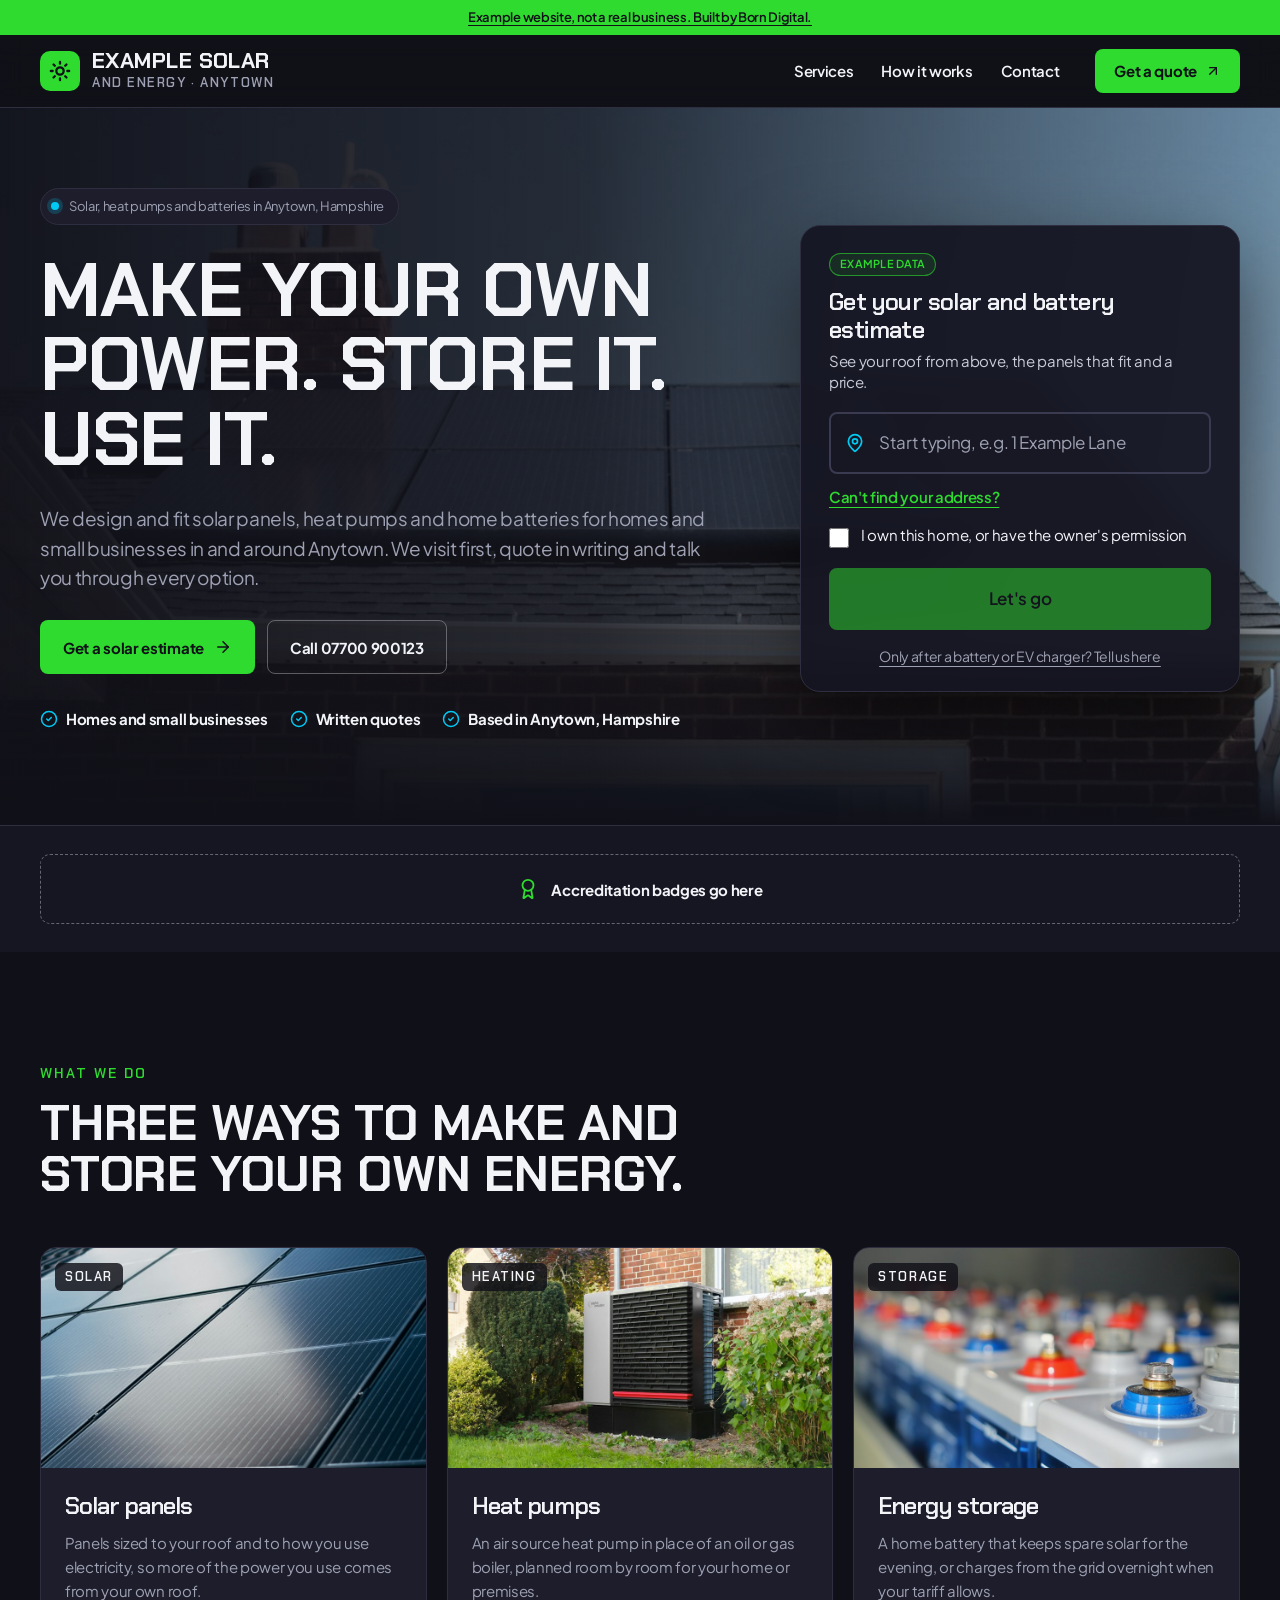
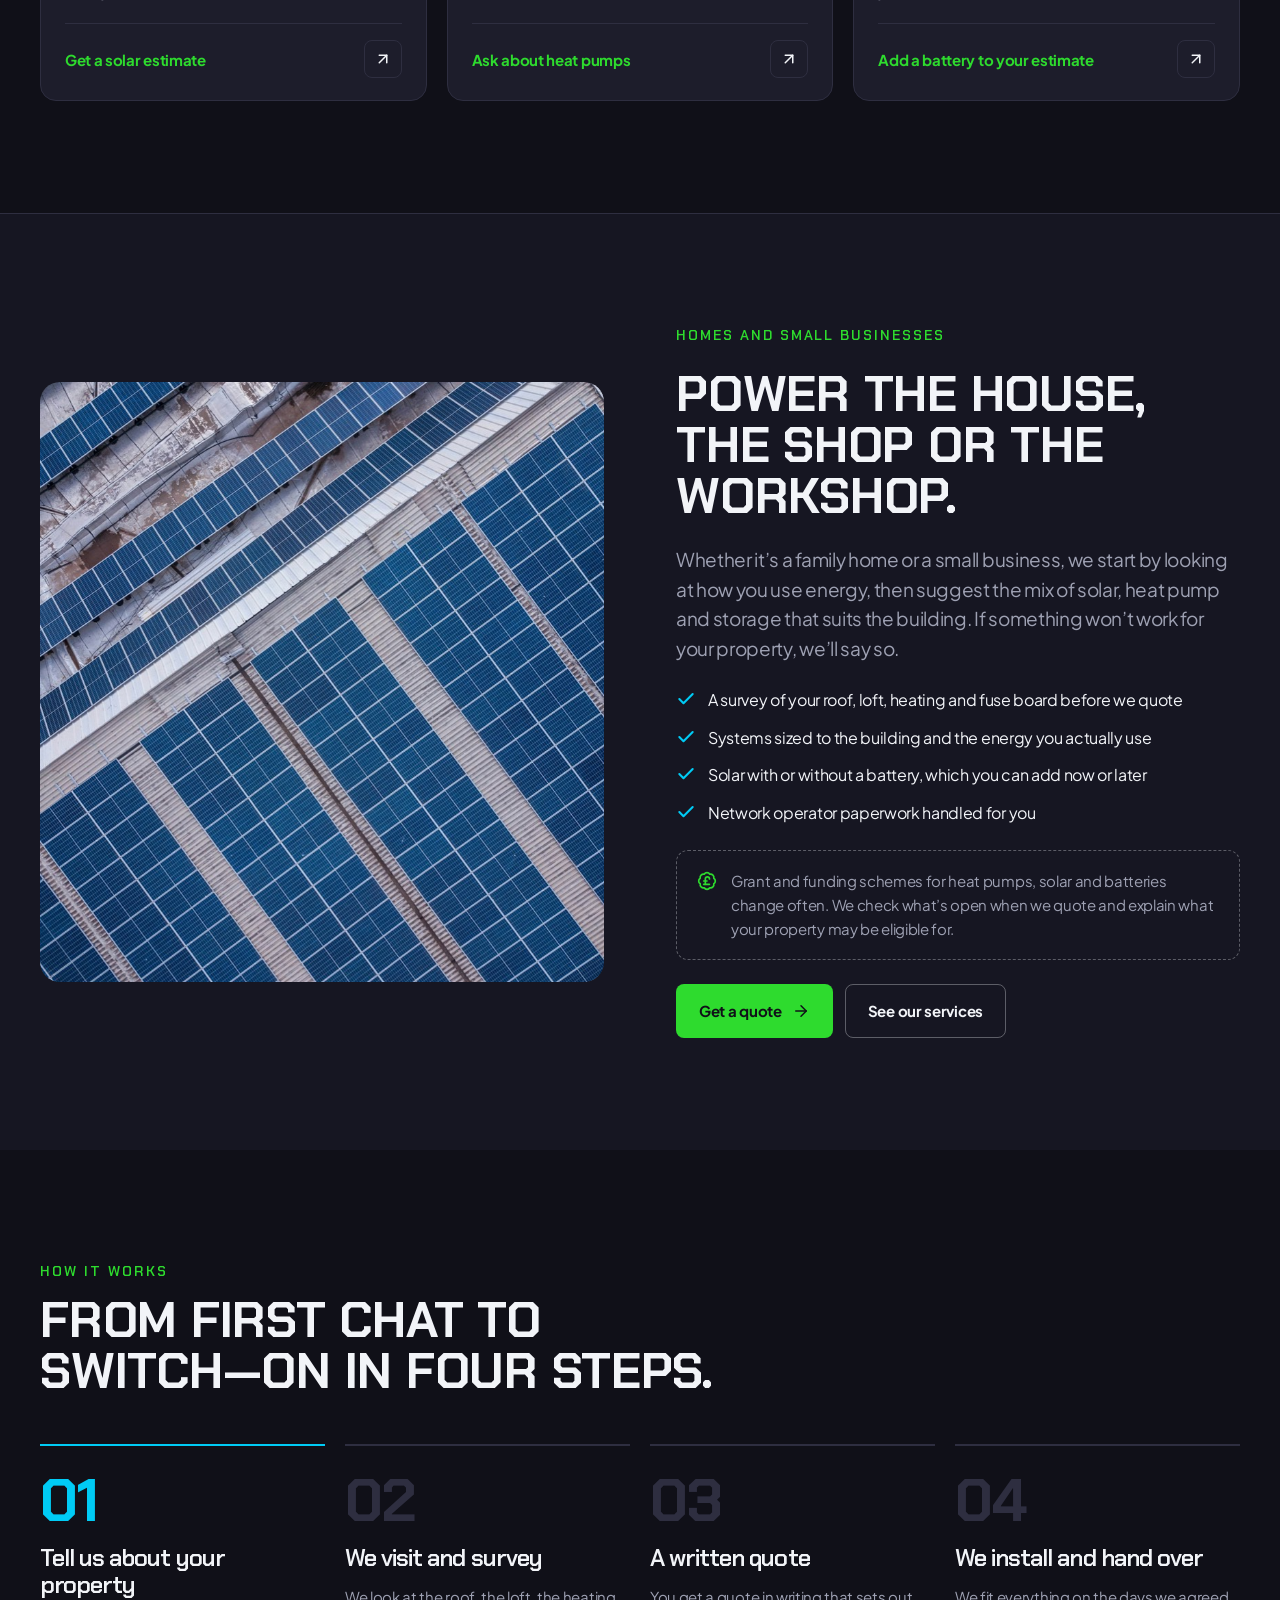
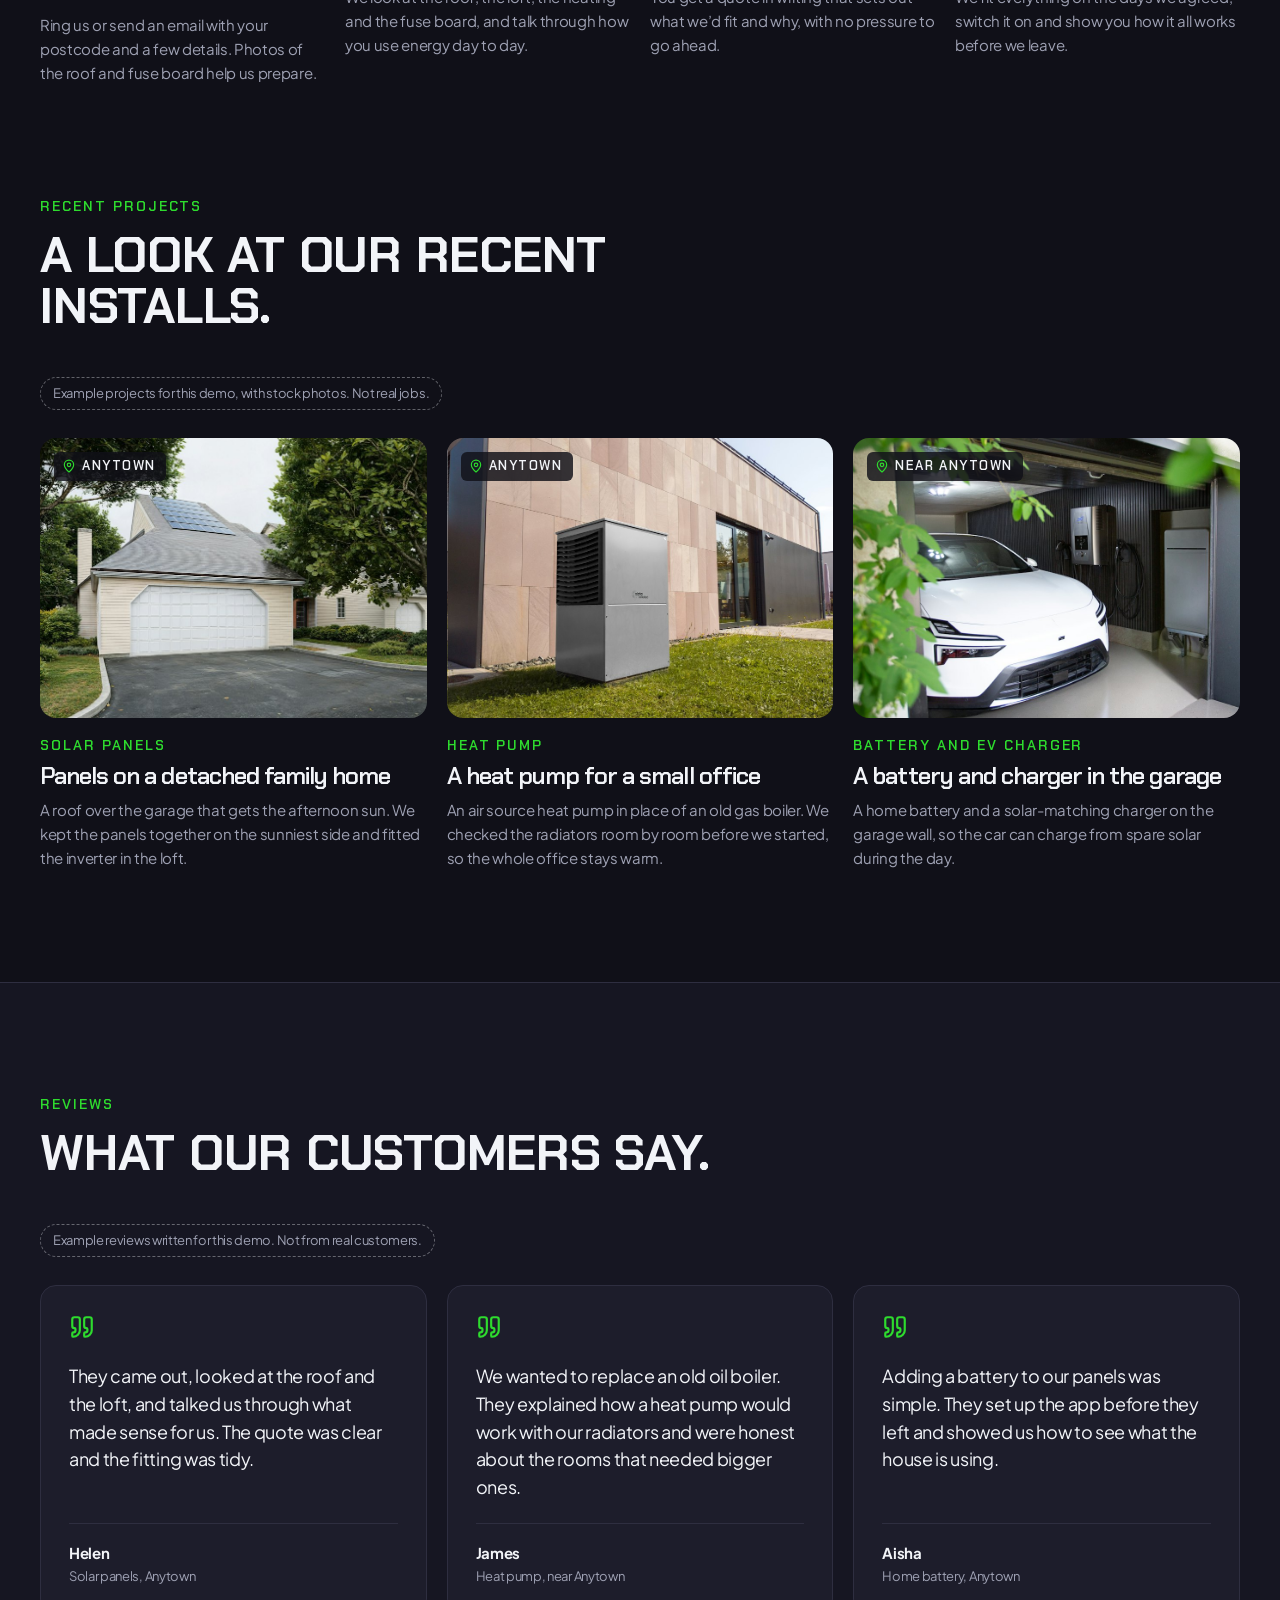
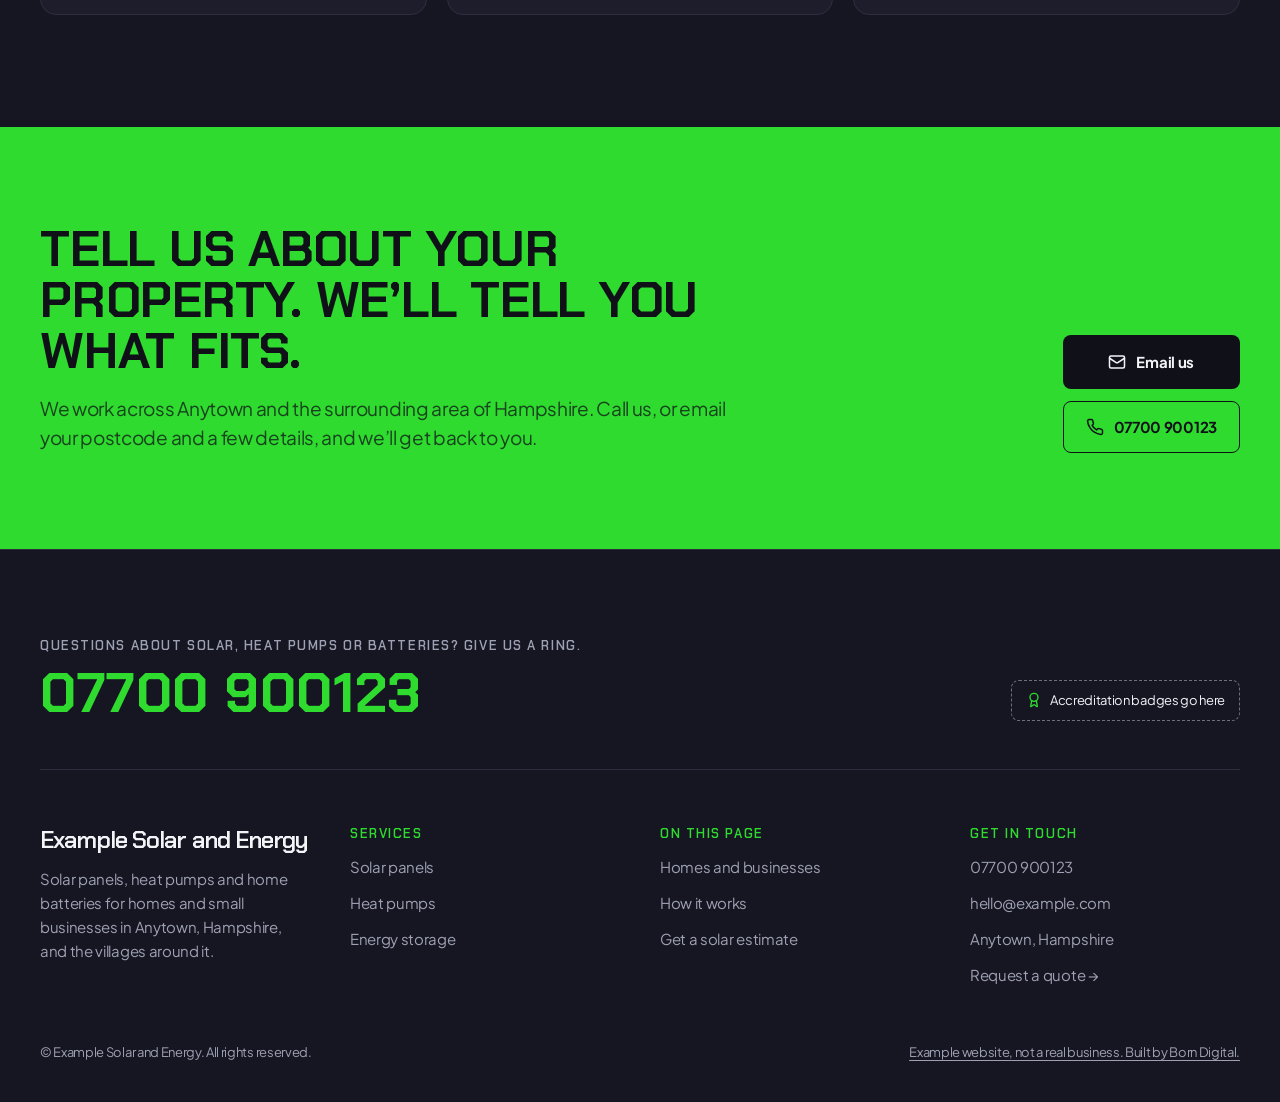
<file: demos/solar-example/index.html>
<!doctype html>
<html lang="en-GB">
<head>
  <meta charset="utf-8">
  <meta name="viewport" content="width=device-width, initial-scale=1">
  <title>Example Solar and Energy | Solar, heat pumps and batteries in Anytown</title>
  <meta name="description" content="Example website for a fictional solar and renewables company in Anytown, Hampshire. Not a real business. Built by Born Digital.">
  <meta name="robots" content="noindex, nofollow">
  <meta name="theme-color" content="#101018">
  <link rel="icon" type="image/svg+xml" href="quote/brand/favicon.svg">
  <link rel="preconnect" href="https://fonts.googleapis.com">
  <link rel="preconnect" href="https://fonts.gstatic.com" crossorigin>
  <link href="https://fonts.googleapis.com/css2?family=Chakra+Petch:wght@600;700&family=Plus+Jakarta+Sans:wght@400;600;700&display=swap" rel="stylesheet">
  <link rel="stylesheet" href="css/style.css">
  <script>document.documentElement.classList.add('js');</script>
</head>
<body>
  <a class="skip-link" href="#main">Skip to content</a>

  <header class="site-header">
    <div class="demo-banner">
      <p><a href="https://www.borndigitalsolutions.co.uk/" target="_blank" rel="noopener">Example website, not a real business. Built by Born Digital.</a></p>
    </div>
    <div class="nav">
      <div class="nav-inner">
        <a class="logo" href="#top" aria-label="Example Solar and Energy, back to top">
          <span class="logo-mark" aria-hidden="true">
            <svg viewBox="0 0 24 24" width="22" height="22" fill="none" stroke="currentColor" stroke-width="2.5" stroke-linecap="round" stroke-linejoin="round"><circle cx="12" cy="12" r="4"/><path d="M12 2v2M12 20v2M4.93 4.93l1.41 1.41M17.66 17.66l1.41 1.41M2 12h2M20 12h2M6.34 17.66l-1.41 1.41M19.07 4.93l-1.41 1.41"/></svg>
          </span>
          <span class="logo-words">
            <span class="logo-name">Example Solar</span>
            <span class="logo-sub">and Energy · Anytown</span>
          </span>
        </a>
        <nav class="nav-right" aria-label="Main">
          <ul class="nav-links">
            <li><a href="#services">Services</a></li>
            <li><a href="#how-it-works">How it works</a></li>
            <li><a href="#contact">Contact</a></li>
          </ul>
          <a class="btn btn-primary btn-nav" href="#quote">Get a quote
            <svg viewBox="0 0 24 24" width="16" height="16" fill="none" stroke="currentColor" stroke-width="2" stroke-linecap="round" stroke-linejoin="round" aria-hidden="true"><path d="M7 7h10v10"/><path d="M7 17 17 7"/></svg>
          </a>
        </nav>
        <div class="nav-phone-tools">
          <a class="icon-btn" href="tel:+447700900123" aria-label="Call 07700 900123">
            <svg viewBox="0 0 24 24" width="20" height="20" fill="none" stroke="currentColor" stroke-width="2" stroke-linecap="round" stroke-linejoin="round" aria-hidden="true"><path d="M22 16.92v3a2 2 0 0 1-2.18 2 19.79 19.79 0 0 1-8.63-3.07 19.5 19.5 0 0 1-6-6 19.79 19.79 0 0 1-3.07-8.67A2 2 0 0 1 4.11 2h3a2 2 0 0 1 2 1.72 12.84 12.84 0 0 0 .7 2.81 2 2 0 0 1-.45 2.11L8.09 9.91a16 16 0 0 0 6 6l1.27-1.27a2 2 0 0 1 2.11-.45 12.84 12.84 0 0 0 2.81.7A2 2 0 0 1 22 16.92z"/></svg>
          </a>
          <button class="icon-btn menu-btn" type="button" aria-expanded="false" aria-controls="mobile-menu" aria-label="Open menu">
            <svg class="i-open" viewBox="0 0 24 24" width="22" height="22" fill="none" stroke="currentColor" stroke-width="2" stroke-linecap="round" aria-hidden="true"><path d="M4 6h16M4 12h16M4 18h16"/></svg>
            <svg class="i-close" viewBox="0 0 24 24" width="22" height="22" fill="none" stroke="currentColor" stroke-width="2" stroke-linecap="round" aria-hidden="true"><path d="M18 6 6 18M6 6l12 12"/></svg>
          </button>
        </div>
      </div>
      <div class="mobile-menu" id="mobile-menu" hidden>
        <ul>
          <li><a href="#services">Services</a></li>
          <li><a href="#how-it-works">How it works</a></li>
          <li><a href="#contact">Contact</a></li>
        </ul>
        <a class="btn btn-primary" href="#quote">Get a solar estimate</a>
        <a class="btn btn-ghost" href="tel:+447700900123">Call 07700 900123</a>
      </div>
    </div>
  </header>

  <main id="main">
    <section class="hero" id="top">
      <div class="hero-bg" aria-hidden="true"></div>
      <div class="hero-row">
        <div class="hero-head reveal">
          <p class="chip"><span class="chip-dot" aria-hidden="true"></span>Solar, heat pumps and batteries in Anytown, Hampshire</p>
          <h1>Make your own power. Store it. Use it.</h1>
        </div>

        <div class="quote-card reveal" id="quote">
          <div id="solar-quote"></div>
          <noscript><p class="quote-noscript">The quote builder needs JavaScript. Call 07700 900123 or email hello@example.com instead.</p></noscript>
        </div>

        <div class="hero-body reveal">
          <p class="lead">We design and fit solar panels, heat pumps and home batteries for homes and small businesses in and around Anytown. We visit first, quote in writing and talk you through every option.</p>
          <div class="buttons">
            <a class="btn btn-primary" href="#quote">Get a solar estimate
              <svg viewBox="0 0 24 24" width="18" height="18" fill="none" stroke="currentColor" stroke-width="2" stroke-linecap="round" stroke-linejoin="round" aria-hidden="true"><path d="M5 12h14"/><path d="m12 5 7 7-7 7"/></svg>
            </a>
            <a class="btn btn-ghost" href="tel:+447700900123">Call 07700 900123</a>
          </div>
          <ul class="ticks">
            <li><svg viewBox="0 0 24 24" width="18" height="18" fill="none" stroke="currentColor" stroke-width="2" stroke-linecap="round" stroke-linejoin="round" aria-hidden="true"><circle cx="12" cy="12" r="10"/><path d="m9 12 2 2 4-4"/></svg>Homes and small businesses</li>
            <li><svg viewBox="0 0 24 24" width="18" height="18" fill="none" stroke="currentColor" stroke-width="2" stroke-linecap="round" stroke-linejoin="round" aria-hidden="true"><circle cx="12" cy="12" r="10"/><path d="m9 12 2 2 4-4"/></svg>Written quotes</li>
            <li><svg viewBox="0 0 24 24" width="18" height="18" fill="none" stroke="currentColor" stroke-width="2" stroke-linecap="round" stroke-linejoin="round" aria-hidden="true"><circle cx="12" cy="12" r="10"/><path d="m9 12 2 2 4-4"/></svg>Based in Anytown, Hampshire</li>
          </ul>
        </div>
      </div>
    </section>

    <section class="strip" aria-label="Accreditations">
      <div class="strip-inner">
        <div class="placeholder placeholder-strip">
          <svg viewBox="0 0 24 24" width="22" height="22" fill="none" stroke="currentColor" stroke-width="2" stroke-linecap="round" stroke-linejoin="round" aria-hidden="true"><path d="m15.477 12.89 1.515 8.526a.5.5 0 0 1-.81.47l-3.58-2.687a1 1 0 0 0-1.197 0l-3.586 2.686a.5.5 0 0 1-.81-.469l1.514-8.526"/><circle cx="12" cy="8" r="6"/></svg>
          <p>Accreditation badges go here</p>
        </div>
      </div>
    </section>

    <section class="section" id="services">
      <div class="inner">
        <div class="section-head reveal">
          <p class="eyebrow">What we do</p>
          <h2>Three ways to make and store your own energy.</h2>
        </div>
        <div class="cards">
          <article class="card reveal">
            <div class="card-photo" style="background-image:url('images/service-solar.jpg')" role="img" aria-label="Close-up of solar panels on a roof">
              <span class="tag">Solar</span>
            </div>
            <div class="card-body">
              <h3>Solar panels</h3>
              <p class="soft">Panels sized to your roof and to how you use electricity, so more of the power you use comes from your own roof.</p>
            </div>
            <a class="card-foot" href="#quote">
              <span>Get a solar estimate</span>
              <span class="arrow-box" aria-hidden="true"><svg viewBox="0 0 24 24" width="18" height="18" fill="none" stroke="currentColor" stroke-width="2" stroke-linecap="round" stroke-linejoin="round"><path d="M7 7h10v10"/><path d="M7 17 17 7"/></svg></span>
            </a>
          </article>
          <article class="card reveal">
            <div class="card-photo" style="background-image:url('images/service-heat-pump.jpg')" role="img" aria-label="Air source heat pump outside a brick house">
              <span class="tag">Heating</span>
            </div>
            <div class="card-body">
              <h3>Heat pumps</h3>
              <p class="soft">An air source heat pump in place of an oil or gas boiler, planned room by room for your home or premises.</p>
            </div>
            <a class="card-foot" href="#contact">
              <span>Ask about heat pumps</span>
              <span class="arrow-box" aria-hidden="true"><svg viewBox="0 0 24 24" width="18" height="18" fill="none" stroke="currentColor" stroke-width="2" stroke-linecap="round" stroke-linejoin="round"><path d="M7 7h10v10"/><path d="M7 17 17 7"/></svg></span>
            </a>
          </article>
          <article class="card reveal">
            <div class="card-photo" style="background-image:url('images/service-battery.jpg')" role="img" aria-label="Close-up of battery cells">
              <span class="tag">Storage</span>
            </div>
            <div class="card-body">
              <h3>Energy storage</h3>
              <p class="soft">A home battery that keeps spare solar for the evening, or charges from the grid overnight when your tariff allows.</p>
            </div>
            <a class="card-foot" href="#quote">
              <span>Add a battery to your estimate</span>
              <span class="arrow-box" aria-hidden="true"><svg viewBox="0 0 24 24" width="18" height="18" fill="none" stroke="currentColor" stroke-width="2" stroke-linecap="round" stroke-linejoin="round"><path d="M7 7h10v10"/><path d="M7 17 17 7"/></svg></span>
            </a>
          </article>
        </div>
      </div>
    </section>

    <section class="section section-alt" id="homes-and-businesses">
      <div class="inner split">
        <div class="split-photo reveal" style="background-image:url('images/homes-business-roof.jpg')" role="img" aria-label="Solar panels across a commercial roof, seen from above"></div>
        <div class="split-copy reveal">
          <p class="eyebrow">Homes and small businesses</p>
          <h2>Power the house, the shop or the workshop.</h2>
          <p class="lead">Whether it’s a family home or a small business, we start by looking at how you use energy, then suggest the mix of solar, heat pump and storage that suits the building. If something won’t work for your property, we’ll say so.</p>
          <ul class="points">
            <li><svg viewBox="0 0 24 24" width="20" height="20" fill="none" stroke="currentColor" stroke-width="2.5" stroke-linecap="round" stroke-linejoin="round" aria-hidden="true"><path d="M20 6 9 17l-5-5"/></svg>A survey of your roof, loft, heating and fuse board before we quote</li>
            <li><svg viewBox="0 0 24 24" width="20" height="20" fill="none" stroke="currentColor" stroke-width="2.5" stroke-linecap="round" stroke-linejoin="round" aria-hidden="true"><path d="M20 6 9 17l-5-5"/></svg>Systems sized to the building and the energy you actually use</li>
            <li><svg viewBox="0 0 24 24" width="20" height="20" fill="none" stroke="currentColor" stroke-width="2.5" stroke-linecap="round" stroke-linejoin="round" aria-hidden="true"><path d="M20 6 9 17l-5-5"/></svg>Solar with or without a battery, which you can add now or later</li>
            <li><svg viewBox="0 0 24 24" width="20" height="20" fill="none" stroke="currentColor" stroke-width="2.5" stroke-linecap="round" stroke-linejoin="round" aria-hidden="true"><path d="M20 6 9 17l-5-5"/></svg>Network operator paperwork handled for you</li>
          </ul>
          <div class="note">
            <svg viewBox="0 0 24 24" width="20" height="20" fill="none" stroke="currentColor" stroke-width="2" stroke-linecap="round" stroke-linejoin="round" aria-hidden="true"><path d="M3.85 8.62a4 4 0 0 1 4.78-4.77 4 4 0 0 1 6.74 0 4 4 0 0 1 4.78 4.78 4 4 0 0 1 0 6.74 4 4 0 0 1-4.77 4.78 4 4 0 0 1-6.75 0 4 4 0 0 1-4.78-4.77 4 4 0 0 1 0-6.76Z"/><path d="M8 12h4"/><path d="M10 16V9.5a2.5 2.5 0 0 1 5 0"/><path d="M8 16h7"/></svg>
            <p class="soft">Grant and funding schemes for heat pumps, solar and batteries change often. We check what’s open when we quote and explain what your property may be eligible for.</p>
          </div>
          <div class="buttons">
            <a class="btn btn-primary" href="#quote">Get a quote
              <svg viewBox="0 0 24 24" width="18" height="18" fill="none" stroke="currentColor" stroke-width="2" stroke-linecap="round" stroke-linejoin="round" aria-hidden="true"><path d="M5 12h14"/><path d="m12 5 7 7-7 7"/></svg>
            </a>
            <a class="btn btn-ghost" href="#services">See our services</a>
          </div>
        </div>
      </div>
    </section>

    <section class="section" id="how-it-works">
      <div class="inner">
        <div class="section-head reveal">
          <p class="eyebrow">How it works</p>
          <h2>From first chat to switch&#8209;on in four steps.</h2>
        </div>
        <ol class="steps">
          <li class="step is-first reveal">
            <span class="step-num" aria-hidden="true">01</span>
            <h3>Tell us about your property</h3>
            <p class="soft">Ring us or send an email with your postcode and a few details. Photos of the roof and fuse board help us prepare.</p>
          </li>
          <li class="step reveal">
            <span class="step-num" aria-hidden="true">02</span>
            <h3>We visit and survey</h3>
            <p class="soft">We look at the roof, the loft, the heating and the fuse board, and talk through how you use energy day to day.</p>
          </li>
          <li class="step reveal">
            <span class="step-num" aria-hidden="true">03</span>
            <h3>A written quote</h3>
            <p class="soft">You get a quote in writing that sets out what we’d fit and why, with no pressure to go ahead.</p>
          </li>
          <li class="step reveal">
            <span class="step-num" aria-hidden="true">04</span>
            <h3>We install and hand over</h3>
            <p class="soft">We fit everything on the days we agreed, switch it on and show you how it all works before we leave.</p>
          </li>
        </ol>
      </div>
    </section>

    <section class="section section-tight-top" id="projects">
      <div class="inner">
        <div class="section-head reveal">
          <p class="eyebrow">Recent projects</p>
          <h2>A look at our recent installs.</h2>
        </div>
        <p class="demo-note reveal">Example projects for this demo, with stock photos. Not real jobs.</p>
        <div class="jobs">
          <article class="job reveal">
            <div class="job-photo" style="background-image:url('images/project-solar-home.jpg')" role="img" aria-label="Solar panels on the roof of a detached house above the garage">
              <span class="tag tag-pin"><svg viewBox="0 0 24 24" width="14" height="14" fill="none" stroke="currentColor" stroke-width="2" stroke-linecap="round" stroke-linejoin="round" aria-hidden="true"><path d="M20 10c0 4.993-5.539 10.193-7.399 11.799a1 1 0 0 1-1.202 0C9.539 20.193 4 14.993 4 10a8 8 0 0 1 16 0"/><circle cx="12" cy="10" r="3"/></svg>Anytown</span>
            </div>
            <div class="job-text">
              <p class="eyebrow">Solar panels</p>
              <h3>Panels on a detached family home</h3>
              <p class="soft">A roof over the garage that gets the afternoon sun. We kept the panels together on the sunniest side and fitted the inverter in the loft.</p>
            </div>
          </article>
          <article class="job reveal">
            <div class="job-photo" style="background-image:url('images/project-heat-pump-office.jpg')" role="img" aria-label="Air source heat pump outside a modern office building">
              <span class="tag tag-pin"><svg viewBox="0 0 24 24" width="14" height="14" fill="none" stroke="currentColor" stroke-width="2" stroke-linecap="round" stroke-linejoin="round" aria-hidden="true"><path d="M20 10c0 4.993-5.539 10.193-7.399 11.799a1 1 0 0 1-1.202 0C9.539 20.193 4 14.993 4 10a8 8 0 0 1 16 0"/><circle cx="12" cy="10" r="3"/></svg>Anytown</span>
            </div>
            <div class="job-text">
              <p class="eyebrow">Heat pump</p>
              <h3>A heat pump for a small office</h3>
              <p class="soft">An air source heat pump in place of an old gas boiler. We checked the radiators room by room before we started, so the whole office stays warm.</p>
            </div>
          </article>
          <article class="job reveal">
            <div class="job-photo" style="background-image:url('images/project-battery-garage.jpg')" role="img" aria-label="Home battery and EV charger on a garage wall">
              <span class="tag tag-pin"><svg viewBox="0 0 24 24" width="14" height="14" fill="none" stroke="currentColor" stroke-width="2" stroke-linecap="round" stroke-linejoin="round" aria-hidden="true"><path d="M20 10c0 4.993-5.539 10.193-7.399 11.799a1 1 0 0 1-1.202 0C9.539 20.193 4 14.993 4 10a8 8 0 0 1 16 0"/><circle cx="12" cy="10" r="3"/></svg>Near Anytown</span>
            </div>
            <div class="job-text">
              <p class="eyebrow">Battery and EV charger</p>
              <h3>A battery and charger in the garage</h3>
              <p class="soft">A home battery and a solar-matching charger on the garage wall, so the car can charge from spare solar during the day.</p>
            </div>
          </article>
        </div>
      </div>
    </section>

    <section class="section section-alt" id="reviews">
      <div class="inner">
        <div class="section-head reveal">
          <p class="eyebrow">Reviews</p>
          <h2>What our customers say.</h2>
        </div>
        <p class="demo-note reveal">Example reviews written for this demo. Not from real customers.</p>
        <div class="reviews">
          <figure class="review reveal">
            <svg viewBox="0 0 24 24" width="26" height="26" fill="none" stroke="currentColor" stroke-width="2" stroke-linecap="round" stroke-linejoin="round" aria-hidden="true"><path d="M16 3a2 2 0 0 0-2 2v6a2 2 0 0 0 2 2 1 1 0 0 1 1 1v1a2 2 0 0 1-2 2 1 1 0 0 0-1 1v2a1 1 0 0 0 1 1 6 6 0 0 0 6-6V5a2 2 0 0 0-2-2z"/><path d="M5 3a2 2 0 0 0-2 2v6a2 2 0 0 0 2 2 1 1 0 0 1 1 1v1a2 2 0 0 1-2 2 1 1 0 0 0-1 1v2a1 1 0 0 0 1 1 6 6 0 0 0 6-6V5a2 2 0 0 0-2-2z"/></svg>
            <blockquote>They came out, looked at the roof and the loft, and talked us through what made sense for us. The quote was clear and the fitting was tidy.</blockquote>
            <figcaption><span class="review-name">Helen</span><span class="review-detail">Solar panels, Anytown</span></figcaption>
          </figure>
          <figure class="review reveal">
            <svg viewBox="0 0 24 24" width="26" height="26" fill="none" stroke="currentColor" stroke-width="2" stroke-linecap="round" stroke-linejoin="round" aria-hidden="true"><path d="M16 3a2 2 0 0 0-2 2v6a2 2 0 0 0 2 2 1 1 0 0 1 1 1v1a2 2 0 0 1-2 2 1 1 0 0 0-1 1v2a1 1 0 0 0 1 1 6 6 0 0 0 6-6V5a2 2 0 0 0-2-2z"/><path d="M5 3a2 2 0 0 0-2 2v6a2 2 0 0 0 2 2 1 1 0 0 1 1 1v1a2 2 0 0 1-2 2 1 1 0 0 0-1 1v2a1 1 0 0 0 1 1 6 6 0 0 0 6-6V5a2 2 0 0 0-2-2z"/></svg>
            <blockquote>We wanted to replace an old oil boiler. They explained how a heat pump would work with our radiators and were honest about the rooms that needed bigger ones.</blockquote>
            <figcaption><span class="review-name">James</span><span class="review-detail">Heat pump, near Anytown</span></figcaption>
          </figure>
          <figure class="review reveal">
            <svg viewBox="0 0 24 24" width="26" height="26" fill="none" stroke="currentColor" stroke-width="2" stroke-linecap="round" stroke-linejoin="round" aria-hidden="true"><path d="M16 3a2 2 0 0 0-2 2v6a2 2 0 0 0 2 2 1 1 0 0 1 1 1v1a2 2 0 0 1-2 2 1 1 0 0 0-1 1v2a1 1 0 0 0 1 1 6 6 0 0 0 6-6V5a2 2 0 0 0-2-2z"/><path d="M5 3a2 2 0 0 0-2 2v6a2 2 0 0 0 2 2 1 1 0 0 1 1 1v1a2 2 0 0 1-2 2 1 1 0 0 0-1 1v2a1 1 0 0 0 1 1 6 6 0 0 0 6-6V5a2 2 0 0 0-2-2z"/></svg>
            <blockquote>Adding a battery to our panels was simple. They set up the app before they left and showed us how to see what the house is using.</blockquote>
            <figcaption><span class="review-name">Aisha</span><span class="review-detail">Home battery, Anytown</span></figcaption>
          </figure>
        </div>
      </div>
    </section>

    <section class="cta" id="contact">
      <div class="inner cta-inner reveal">
        <div class="cta-copy">
          <h2>Tell us about your property. We’ll tell you what fits.</h2>
          <p class="lead">We work across Anytown and the surrounding area of Hampshire. Call us, or email your postcode and a few details, and we’ll get back to you.</p>
        </div>
        <div class="cta-buttons">
          <a class="btn btn-dark" href="mailto:hello@example.com">
            <svg viewBox="0 0 24 24" width="18" height="18" fill="none" stroke="currentColor" stroke-width="2" stroke-linecap="round" stroke-linejoin="round" aria-hidden="true"><rect width="20" height="16" x="2" y="4" rx="2"/><path d="m22 7-8.97 5.7a1.94 1.94 0 0 1-2.06 0L2 7"/></svg>
            Email us
          </a>
          <a class="btn btn-outline-dark" href="tel:+447700900123">
            <svg viewBox="0 0 24 24" width="18" height="18" fill="none" stroke="currentColor" stroke-width="2" stroke-linecap="round" stroke-linejoin="round" aria-hidden="true"><path d="M22 16.92v3a2 2 0 0 1-2.18 2 19.79 19.79 0 0 1-8.63-3.07 19.5 19.5 0 0 1-6-6 19.79 19.79 0 0 1-3.07-8.67A2 2 0 0 1 4.11 2h3a2 2 0 0 1 2 1.72 12.84 12.84 0 0 0 .7 2.81 2 2 0 0 1-.45 2.11L8.09 9.91a16 16 0 0 0 6 6l1.27-1.27a2 2 0 0 1 2.11-.45 12.84 12.84 0 0 0 2.81.7A2 2 0 0 1 22 16.92z"/></svg>
            07700 900123
          </a>
        </div>
      </div>
    </section>
  </main>

  <footer class="footer">
    <div class="footer-inner">
      <div class="footer-call">
        <div class="footer-call-copy">
          <p class="label">Questions about solar, heat pumps or batteries? Give us a ring.</p>
          <a class="phone-big" href="tel:+447700900123">07700 900123</a>
        </div>
        <div class="placeholder placeholder-chip">
          <svg viewBox="0 0 24 24" width="16" height="16" fill="none" stroke="currentColor" stroke-width="2" stroke-linecap="round" stroke-linejoin="round" aria-hidden="true"><path d="m15.477 12.89 1.515 8.526a.5.5 0 0 1-.81.47l-3.58-2.687a1 1 0 0 0-1.197 0l-3.586 2.686a.5.5 0 0 1-.81-.469l1.514-8.526"/><circle cx="12" cy="8" r="6"/></svg>
          <p>Accreditation badges go here</p>
        </div>
      </div>
      <div class="footer-cols">
        <div class="footer-col footer-brand">
          <p class="footer-name">Example Solar and Energy</p>
          <p class="soft">Solar panels, heat pumps and home batteries for homes and small businesses in Anytown, Hampshire, and the villages around it.</p>
        </div>
        <div class="footer-col">
          <p class="label label-accent">Services</p>
          <ul>
            <li><a href="#services">Solar panels</a></li>
            <li><a href="#services">Heat pumps</a></li>
            <li><a href="#services">Energy storage</a></li>
          </ul>
        </div>
        <div class="footer-col">
          <p class="label label-accent">On this page</p>
          <ul>
            <li><a href="#homes-and-businesses">Homes and businesses</a></li>
            <li><a href="#how-it-works">How it works</a></li>
            <li><a href="#quote">Get a solar estimate</a></li>
          </ul>
        </div>
        <div class="footer-col">
          <p class="label label-accent">Get in touch</p>
          <ul>
            <li><a href="tel:+447700900123">07700 900123</a></li>
            <li><a href="mailto:hello@example.com">hello@example.com</a></li>
            <li>Anytown, Hampshire</li>
            <li><a href="#contact">Request a quote →</a></li>
          </ul>
        </div>
      </div>
      <div class="footer-bottom">
        <p>© Example Solar and Energy. All rights reserved.</p>
        <p><a href="https://www.borndigitalsolutions.co.uk/" target="_blank" rel="noopener">Example website, not a real business. Built by Born Digital.</a></p>
      </div>
    </div>
  </footer>

  <script src="quote/widget.js" defer></script>
  <script src="js/main.js" defer></script>
</body>
</html>
</file>
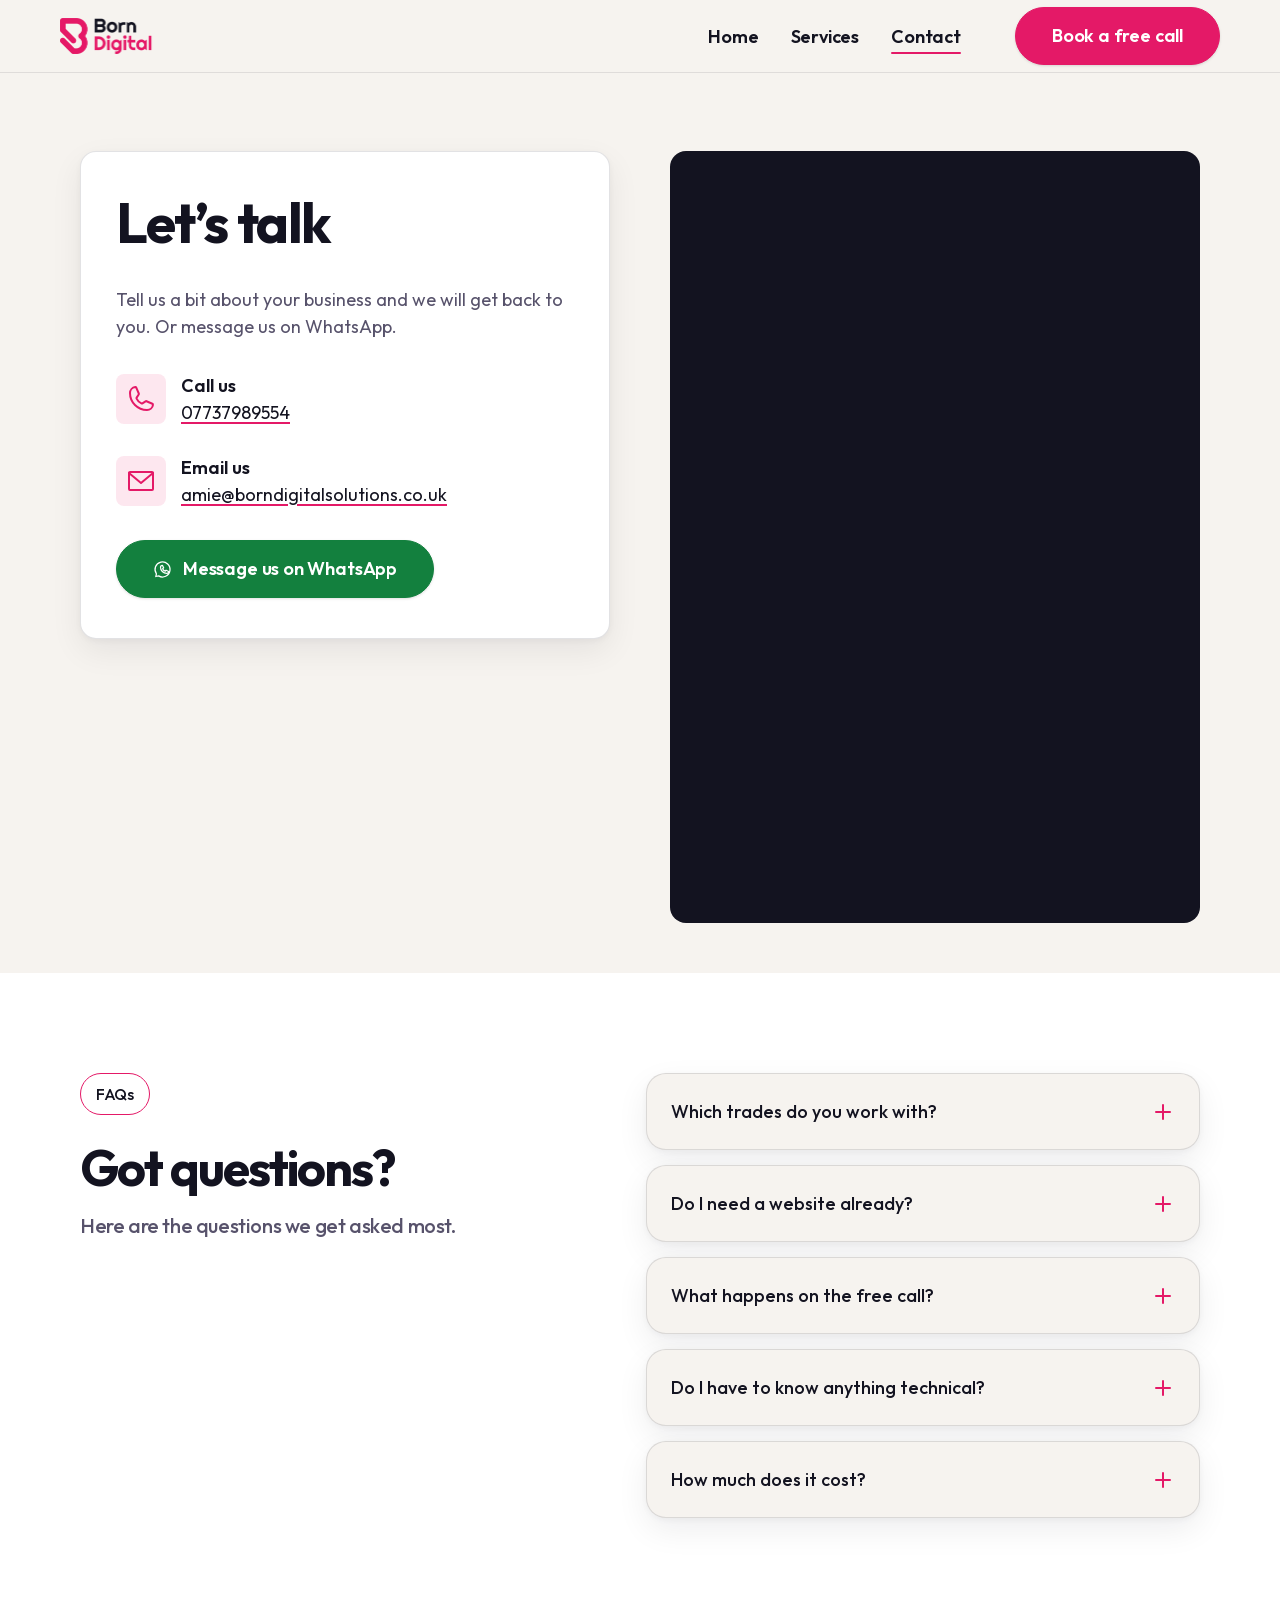
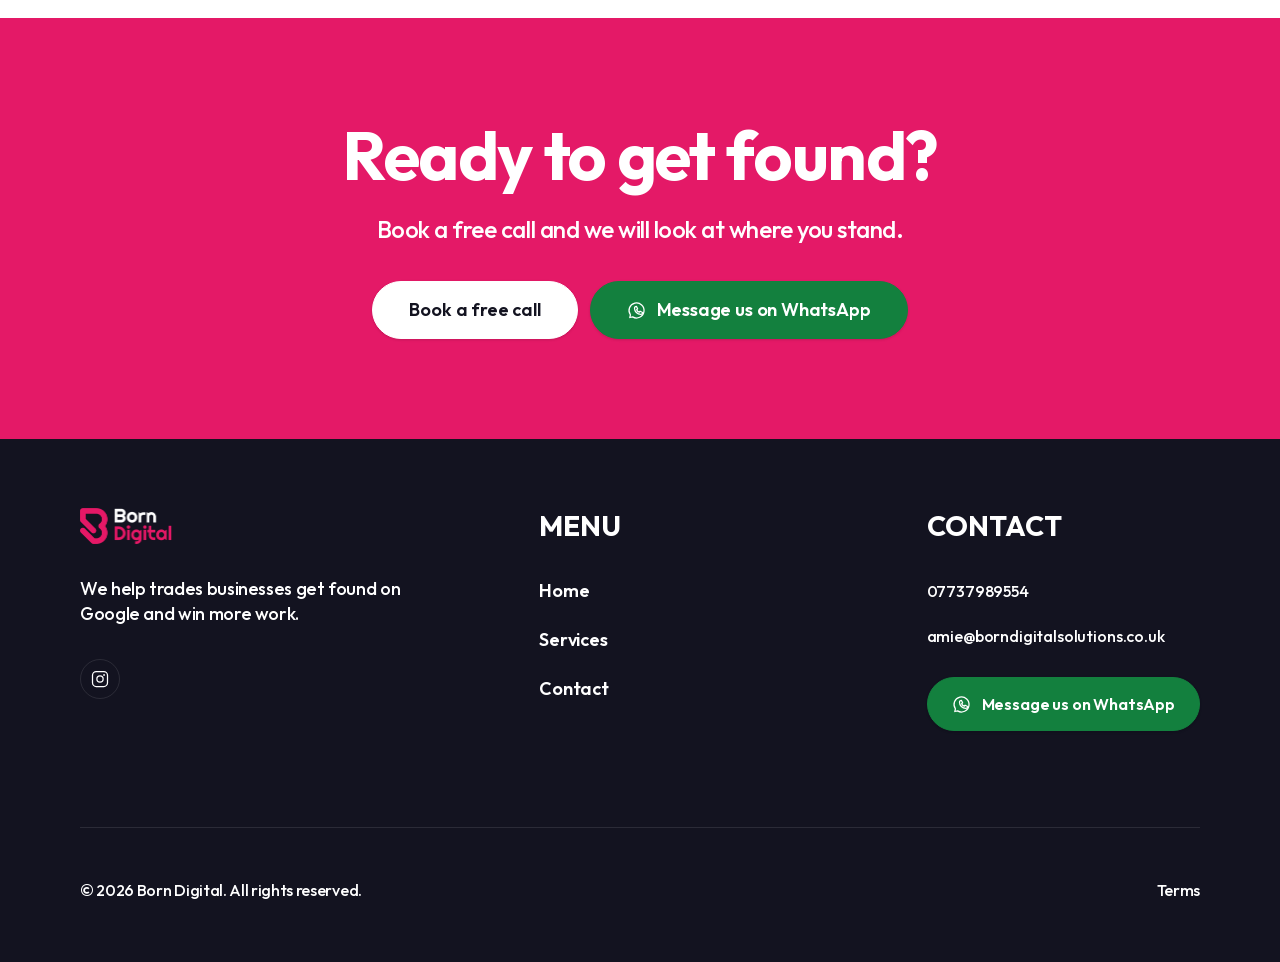
<file: contact.html>
<!doctype html>
<html lang="en-GB">
<head>
  <meta charset="utf-8">
  <meta name="viewport" content="width=device-width, initial-scale=1">
  <title>Contact | Born Digital</title>
  <meta name="description" content="Tell us a bit about your business and we will get back to you. Or message us on WhatsApp.">
  <link rel="canonical" href="https://www.borndigitalsolutions.co.uk/contact.html">
  <meta name="theme-color" content="#131320">

  <link rel="icon" href="favicon.ico" sizes="48x48">
  <link rel="icon" type="image/png" sizes="32x32" href="favicon-32x32.png">
  <link rel="icon" type="image/png" sizes="16x16" href="favicon-16x16.png">
  <link rel="apple-touch-icon" sizes="180x180" href="apple-touch-icon.png">
  <link rel="manifest" href="site.webmanifest">

  <meta property="og:type" content="website">
  <meta property="og:site_name" content="Born Digital">
  <meta property="og:locale" content="en_GB">
  <meta property="og:title" content="Contact | Born Digital">
  <meta property="og:description" content="Tell us a bit about your business and we will get back to you. Or message us on WhatsApp.">
  <meta property="og:url" content="https://www.borndigitalsolutions.co.uk/contact.html">
  <meta property="og:image" content="https://www.borndigitalsolutions.co.uk/images/og-image.png">
  <meta property="og:image:width" content="1200">
  <meta property="og:image:height" content="630">
  <meta property="og:image:alt" content="Born Digital logo on a navy background">
  <meta name="twitter:card" content="summary_large_image">
  <meta name="twitter:title" content="Contact | Born Digital">
  <meta name="twitter:description" content="Tell us a bit about your business and we will get back to you. Or message us on WhatsApp.">
  <meta name="twitter:image" content="https://www.borndigitalsolutions.co.uk/images/og-image.png">
  <meta name="twitter:image:alt" content="Born Digital logo on a navy background">

  <link rel="preload" href="fonts/outfit-latin.woff2" as="font" type="font/woff2" crossorigin>
  <link rel="stylesheet" href="css/style.css">
  <script>document.documentElement.classList.add("js");</script>
</head>
<body>
<a class="skip-link" href="#main">Skip to content</a>

<header class="site-header">
  <div class="site-header__bar">
    <a class="logo" href="index.html" aria-label="Born Digital home">
      <img src="images/logo-navy.png" alt="Born Digital" width="95" height="36">
    </a>
    <nav class="site-nav" aria-label="Main">
      <ul class="site-nav__links">
          <li><a href="index.html">Home</a></li>
          <li><a href="services.html">Services</a></li>
          <li><a href="contact.html" aria-current="page">Contact</a></li>
      </ul>
      <a class="btn" href="contact.html">Book a free call</a>
    </nav>
    <button class="menu-toggle" type="button" aria-expanded="false" aria-controls="mobile-menu" aria-label="Open menu">
      <span></span><span></span><span></span>
    </button>
  </div>
  <nav class="mobile-menu" id="mobile-menu" aria-label="Main" hidden>
    <a href="index.html">Home</a>
          <a href="services.html">Services</a>
          <a href="contact.html" aria-current="page">Contact</a>
    <a class="btn" href="contact.html">Book a free call</a>
  </nav>
</header>

<main id="main">
  <section class="contact" aria-labelledby="contact-title">
    <div class="container contact__inner">
      <div class="contact-card reveal">
        <h1 id="contact-title">Let’s talk</h1>
        <p class="contact-card__intro">Tell us a bit about your business and we will get back to you. Or message us on WhatsApp.</p>
        <ul class="contact-list">
          <li>
            <span class="icon-chip"><svg class="icon" viewBox="0 0 256 256" aria-hidden="true" focusable="false"><path d="M92.5 124.8a83.6 83.6 0 0 0 39 38.9 8 8 0 0 0 7.9-.6l25-16.7a8 8 0 0 1 7.6-.7l46.8 20.1a8 8 0 0 1 4.8 8.3A48 48 0 0 1 176 216 136 136 0 0 1 40 80a48 48 0 0 1 41.9-47.6 8 8 0 0 1 8.3 4.8l20.1 46.9a8 8 0 0 1-.6 7.5L93 117a8 8 0 0 0-.5 7.8Z"/></svg></span>
            <span><strong>Call us</strong><a class="text-link" href="tel:+447737989554">07737989554</a></span>
          </li>
          <li>
            <span class="icon-chip"><svg class="icon" viewBox="0 0 256 256" aria-hidden="true" focusable="false"><rect x="32" y="56" width="192" height="144" rx="8"/><polyline points="224 64 128 144 32 64"/></svg></span>
            <span><strong>Email us</strong><a class="text-link" href="mailto:amie@borndigitalsolutions.co.uk">amie@borndigitalsolutions.co.uk</a></span>
          </li>
        </ul>
        <a class="btn btn--whatsapp" href="https://wa.me/447737989554" target="_blank" rel="noopener"><svg class="icon" viewBox="0 0 256 256" aria-hidden="true" focusable="false"><path d="M72 216l-36 8 8-34A96 96 0 1 1 72 216Z"/><path d="M96 104a24 24 0 0 1 24-24l16 32-12 12a52 52 0 0 0 32 32l12-12 32 16a24 24 0 0 1-24 24 80 80 0 0 1-80-80Z"/></svg>Message us on WhatsApp</a>
      </div>
      <div class="form-panel theme-dark reveal" id="form">
        <h2 class="visually-hidden">Send us your details</h2>
        <div class="form-embed">
<iframe src="https://api.leadconnectorhq.com/widget/form/FDfAB7ZY7MoPbOo5Hfqr" style="width:100%;height:100%;border:none;border-radius:8px" id="inline-FDfAB7ZY7MoPbOo5Hfqr" data-layout="{'id':'INLINE'}" data-trigger-type="alwaysShow" data-trigger-value="" data-activation-type="alwaysActivated" data-activation-value="" data-deactivation-type="neverDeactivate" data-deactivation-value="" data-form-name="Born Digital Contact Form" data-height="undefined" data-layout-iframe-id="inline-FDfAB7ZY7MoPbOo5Hfqr" data-form-id="FDfAB7ZY7MoPbOo5Hfqr" data-cookie-consent="true" data-cookie-consent-provider="auto" title="Born Digital Contact Form"></iframe>
<script src="https://link.msgsndr.com/js/form_embed.js"></script>
        </div>
      </div>
    </div>
  </section>

  <section class="faq bg-white" aria-labelledby="faq-title">
    <div class="container faq__inner">
      <div class="faq__head reveal">
        <span class="pill">FAQs</span>
        <h2 id="faq-title">Got questions?</h2>
        <p>Here are the questions we get asked most.</p>
      </div>
      <div class="accordion reveal">
        <div class="accordion__item">
          <h3>
            <button class="accordion__button" type="button" aria-expanded="true" aria-controls="contact-faq-1" id="contact-faq-btn-1">
              <span>Which trades do you work with?</span><span class="accordion__icon" aria-hidden="true"></span>
            </button>
          </h3>
          <div class="accordion__panel is-open" id="contact-faq-1" role="region" aria-labelledby="contact-faq-btn-1">
            <div><p>Mainly plumbers, heating engineers and electricians.</p></div>
          </div>
        </div>
        <div class="accordion__item">
          <h3>
            <button class="accordion__button" type="button" aria-expanded="true" aria-controls="contact-faq-2" id="contact-faq-btn-2">
              <span>Do I need a website already?</span><span class="accordion__icon" aria-hidden="true"></span>
            </button>
          </h3>
          <div class="accordion__panel is-open" id="contact-faq-2" role="region" aria-labelledby="contact-faq-btn-2">
            <div><p>No. If you have one that is not working for you, we can improve it. If you do not have one, we can build it.</p></div>
          </div>
        </div>
        <div class="accordion__item">
          <h3>
            <button class="accordion__button" type="button" aria-expanded="true" aria-controls="contact-faq-3" id="contact-faq-btn-3">
              <span>What happens on the free call?</span><span class="accordion__icon" aria-hidden="true"></span>
            </button>
          </h3>
          <div class="accordion__panel is-open" id="contact-faq-3" role="region" aria-labelledby="contact-faq-btn-3">
            <div><p>We talk about your business, your area and where enquiries are getting lost. You will know what to fix first, whether you work with us or not.</p></div>
          </div>
        </div>
        <div class="accordion__item">
          <h3>
            <button class="accordion__button" type="button" aria-expanded="true" aria-controls="contact-faq-4" id="contact-faq-btn-4">
              <span>Do I have to know anything technical?</span><span class="accordion__icon" aria-hidden="true"></span>
            </button>
          </h3>
          <div class="accordion__panel is-open" id="contact-faq-4" role="region" aria-labelledby="contact-faq-btn-4">
            <div><p>No. We handle the tech. You carry on doing what you are good at.</p></div>
          </div>
        </div>
        <div class="accordion__item">
          <h3>
            <button class="accordion__button" type="button" aria-expanded="true" aria-controls="contact-faq-5" id="contact-faq-btn-5">
              <span>How much does it cost?</span><span class="accordion__icon" aria-hidden="true"></span>
            </button>
          </h3>
          <div class="accordion__panel is-open" id="contact-faq-5" role="region" aria-labelledby="contact-faq-btn-5">
            <div><p>It depends on your trade and area. We will talk you through it on the call.</p></div>
          </div>
        </div>
      </div>
    </div>
  </section>

  <section class="cta" aria-labelledby="cta-title">
    <div class="container cta__inner reveal">
      <h2 id="cta-title">Ready to get found?</h2>
      <p>Book a free call and we will look at where you stand.</p>
      <div class="btn-row">
        <a class="btn btn--light" href="contact.html">Book a free call</a>
        <a class="btn btn--whatsapp" href="https://wa.me/447737989554" target="_blank" rel="noopener"><svg class="icon" viewBox="0 0 256 256" aria-hidden="true" focusable="false"><path d="M72 216l-36 8 8-34A96 96 0 1 1 72 216Z"/><path d="M96 104a24 24 0 0 1 24-24l16 32-12 12a52 52 0 0 0 32 32l12-12 32 16a24 24 0 0 1-24 24 80 80 0 0 1-80-80Z"/></svg>Message us on WhatsApp</a>
      </div>
    </div>
  </section>
</main>

<footer class="site-footer theme-dark">
  <div class="container">
    <div class="site-footer__top">
      <div class="site-footer__brand">
        <a class="logo" href="index.html" aria-label="Born Digital home">
          <img src="images/logo-white.png" alt="Born Digital" width="95" height="36" loading="lazy">
        </a>
        <p>We help trades businesses get found on Google and win more work.</p>
        <a class="social-link" href="https://www.instagram.com/borndigitalsolutions/" target="_blank" rel="noopener" aria-label="Born Digital on Instagram (opens in a new tab)"><svg class="icon" viewBox="0 0 256 256" aria-hidden="true" focusable="false"><rect x="32" y="32" width="192" height="192" rx="48"/><circle cx="128" cy="128" r="40"/><circle cx="180" cy="76" r="4" fill="currentColor"/></svg></a>
      </div>
      <div class="site-footer__cols">
        <div class="footer-col">
          <h2>Menu</h2>
          <ul>
            <li><a href="index.html">Home</a></li>
            <li><a href="services.html">Services</a></li>
            <li><a href="contact.html">Contact</a></li>
          </ul>
        </div>
        <div class="footer-col footer-col--contact">
          <h2>Contact</h2>
          <ul>
            <li><a href="tel:+447737989554">07737989554</a></li>
            <li><a href="mailto:amie@borndigitalsolutions.co.uk">amie@borndigitalsolutions.co.uk</a></li>
          </ul>
          <a class="btn btn--whatsapp footer-whatsapp" href="https://wa.me/447737989554" target="_blank" rel="noopener"><svg class="icon" viewBox="0 0 256 256" aria-hidden="true" focusable="false"><path d="M72 216l-36 8 8-34A96 96 0 1 1 72 216Z"/><path d="M96 104a24 24 0 0 1 24-24l16 32-12 12a52 52 0 0 0 32 32l12-12 32 16a24 24 0 0 1-24 24 80 80 0 0 1-80-80Z"/></svg>Message us on WhatsApp</a>
        </div>
      </div>
    </div>
    <div class="site-footer__bottom">
      <p>&copy; 2026 Born Digital. All rights reserved.</p>
      <ul class="site-footer__legal">
        <li><a href="terms.html">Terms</a></li>
      </ul>
    </div>
  </div>
</footer>

<script src="js/main.js" defer></script>
</body>
</html>
</file>
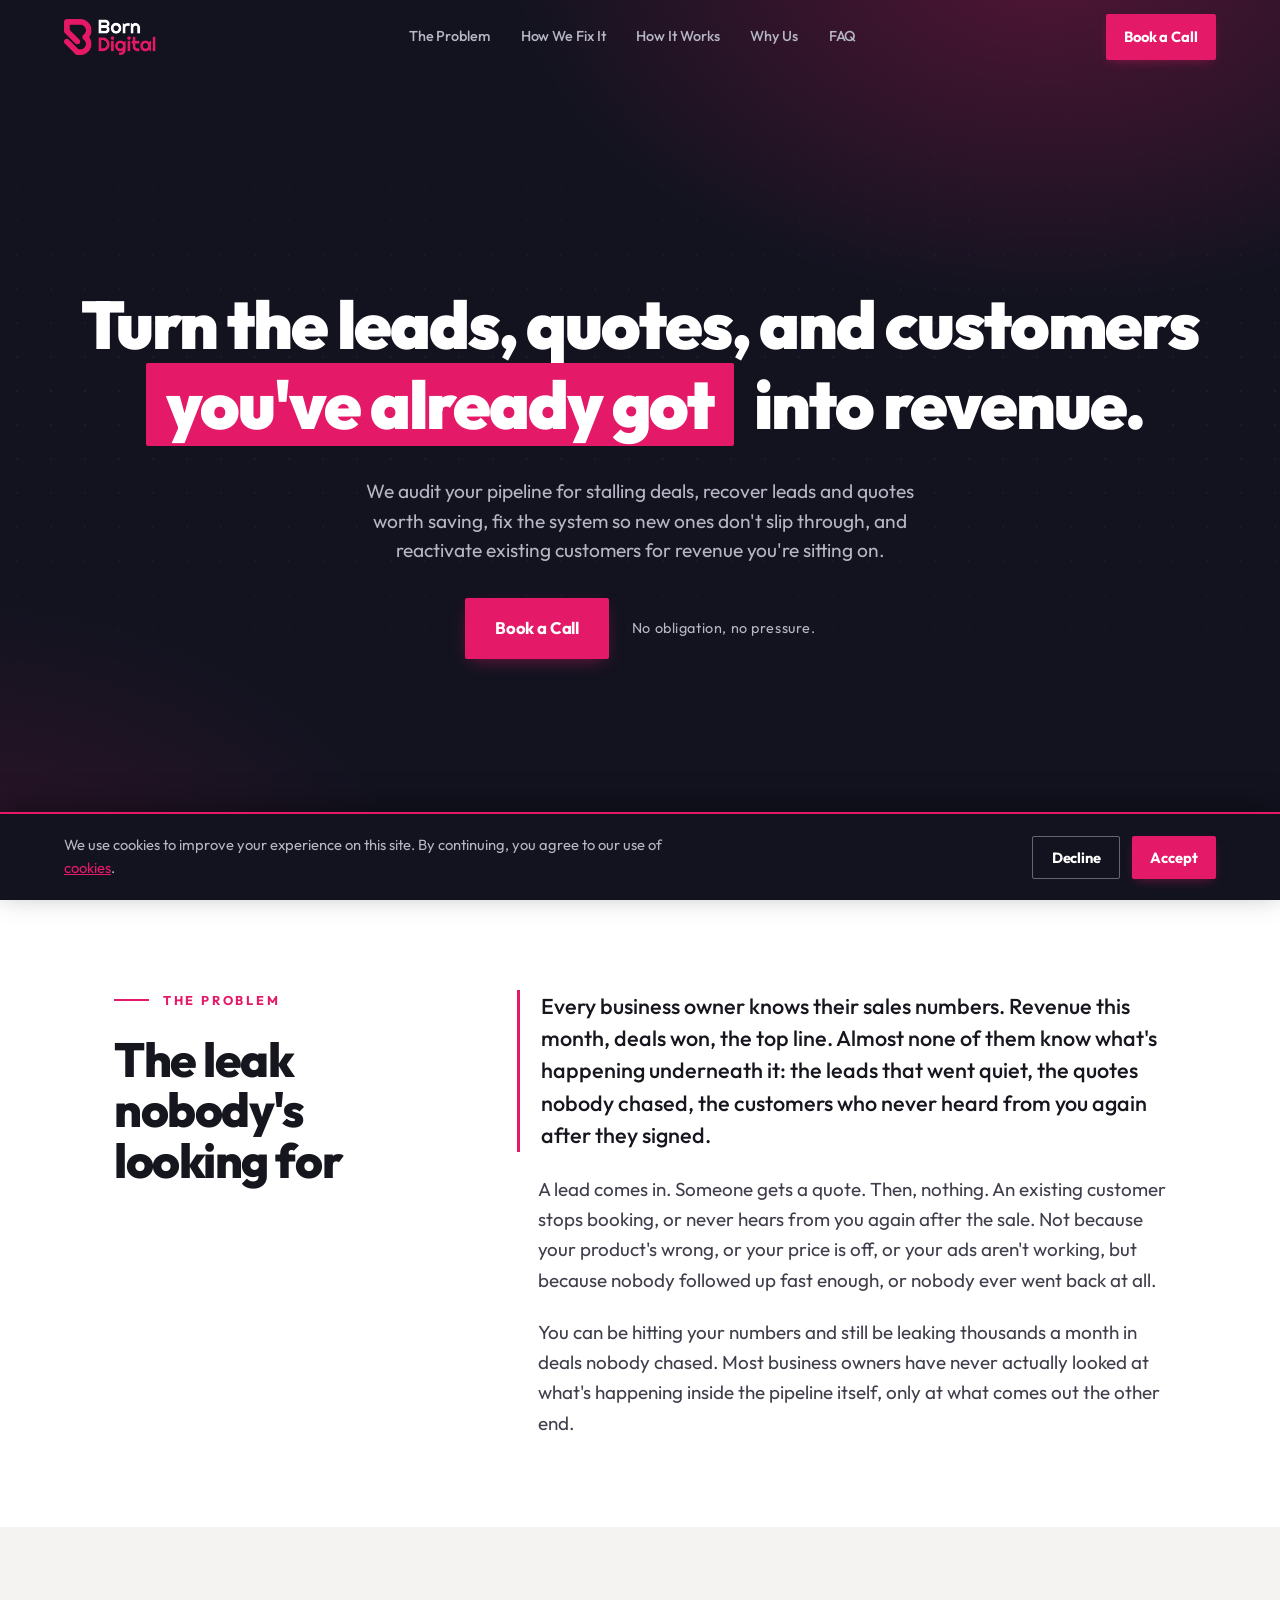
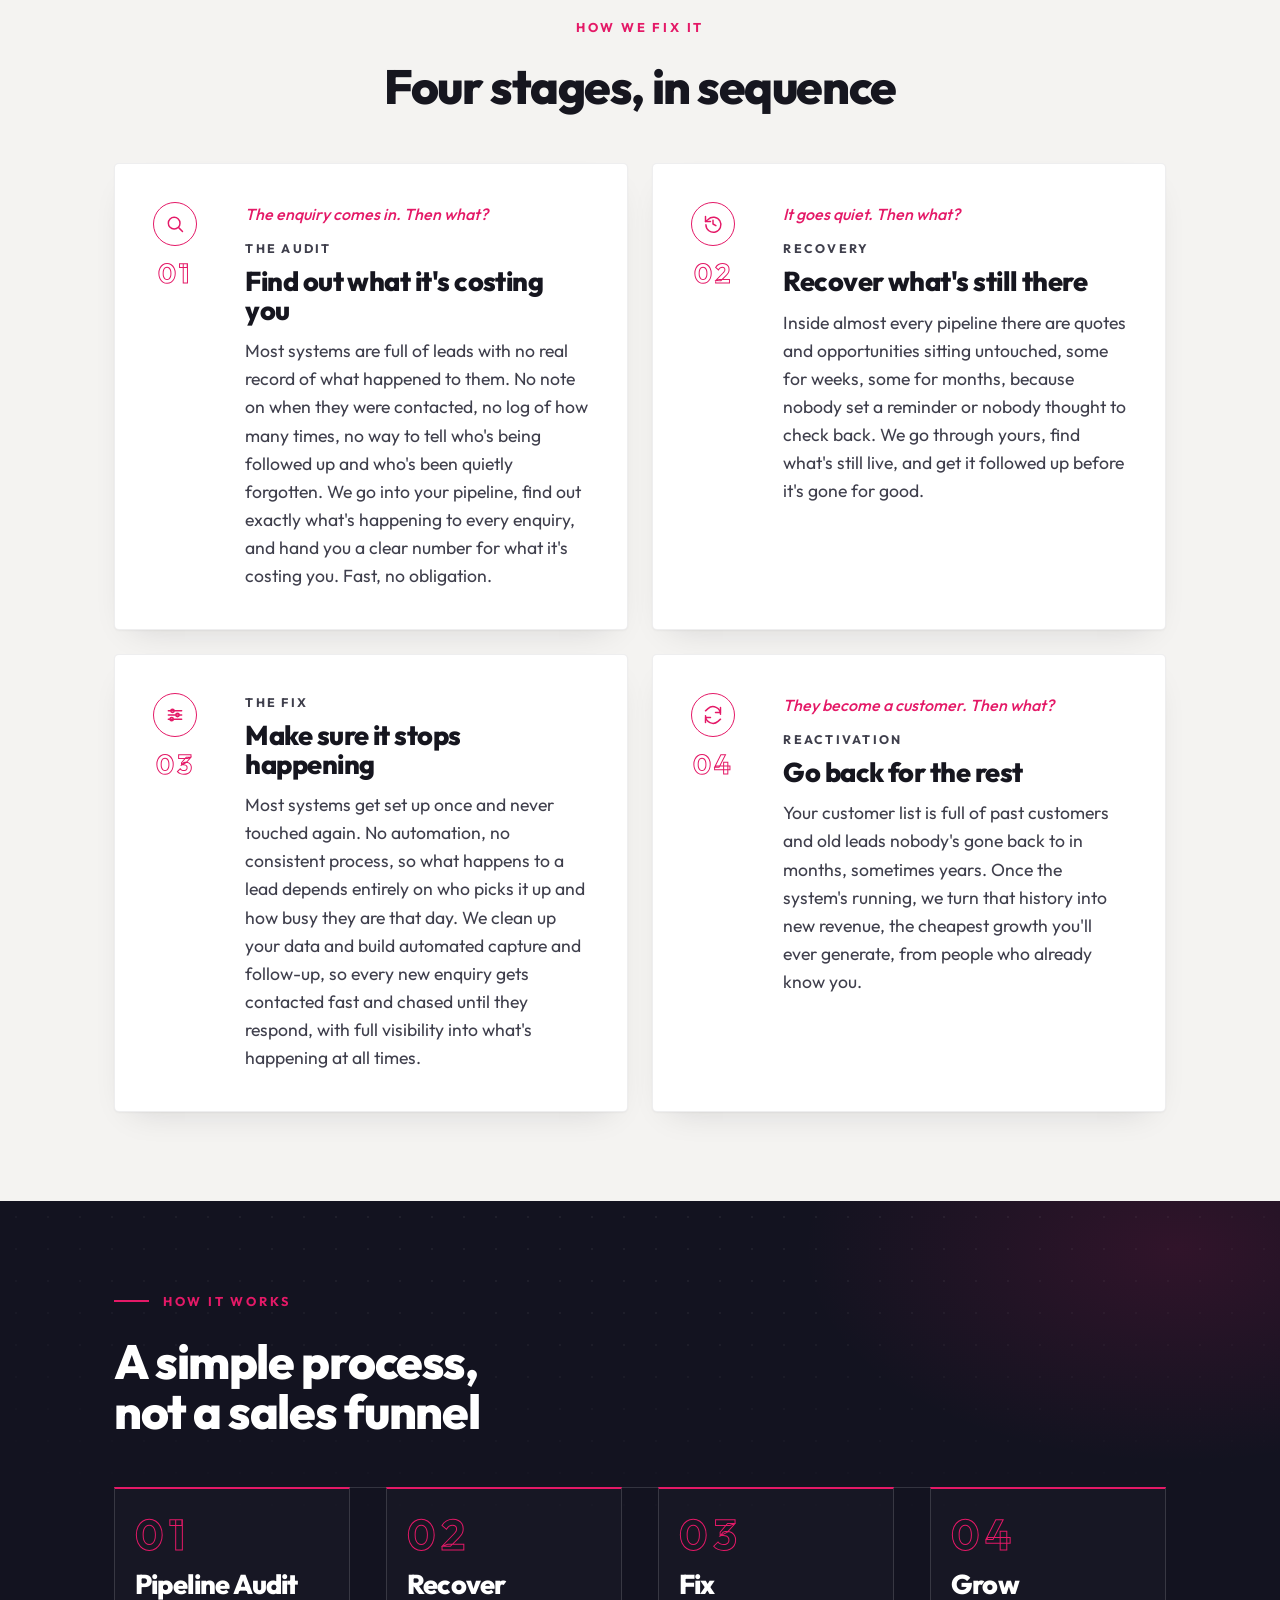
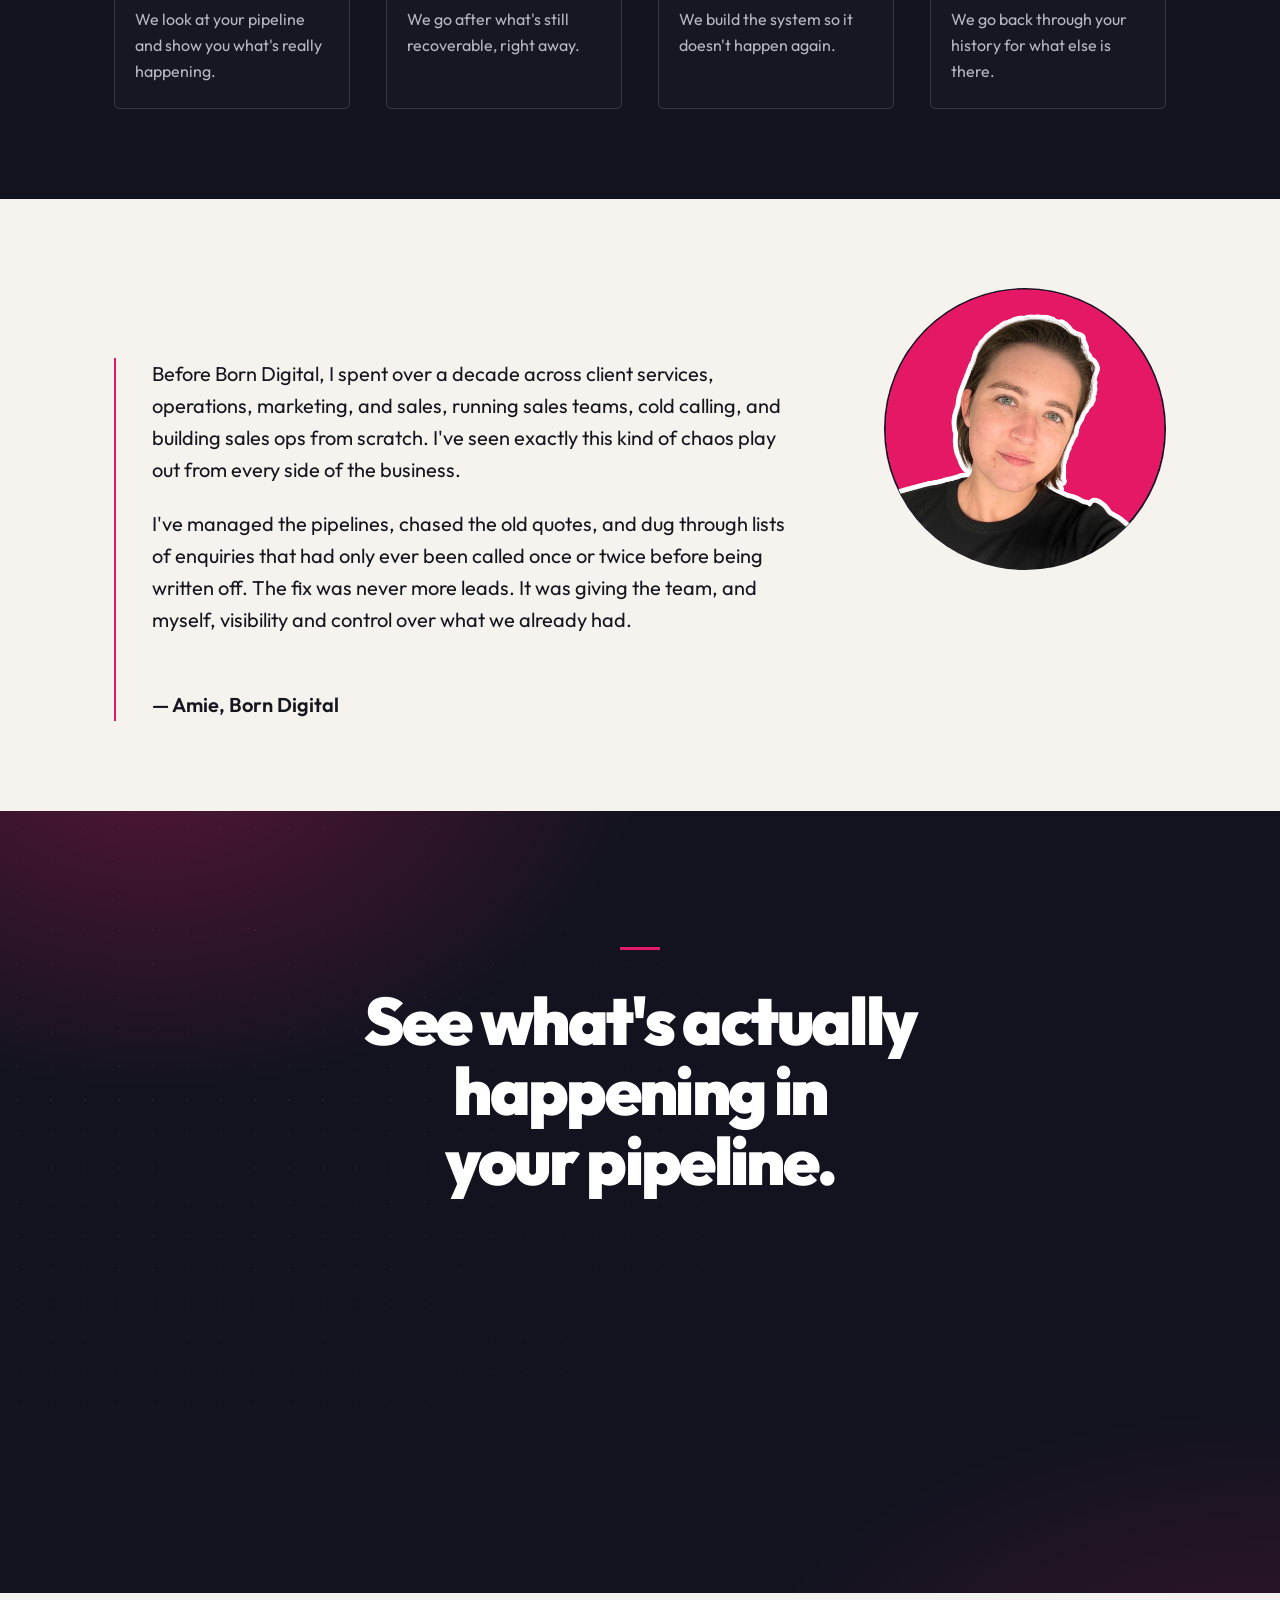
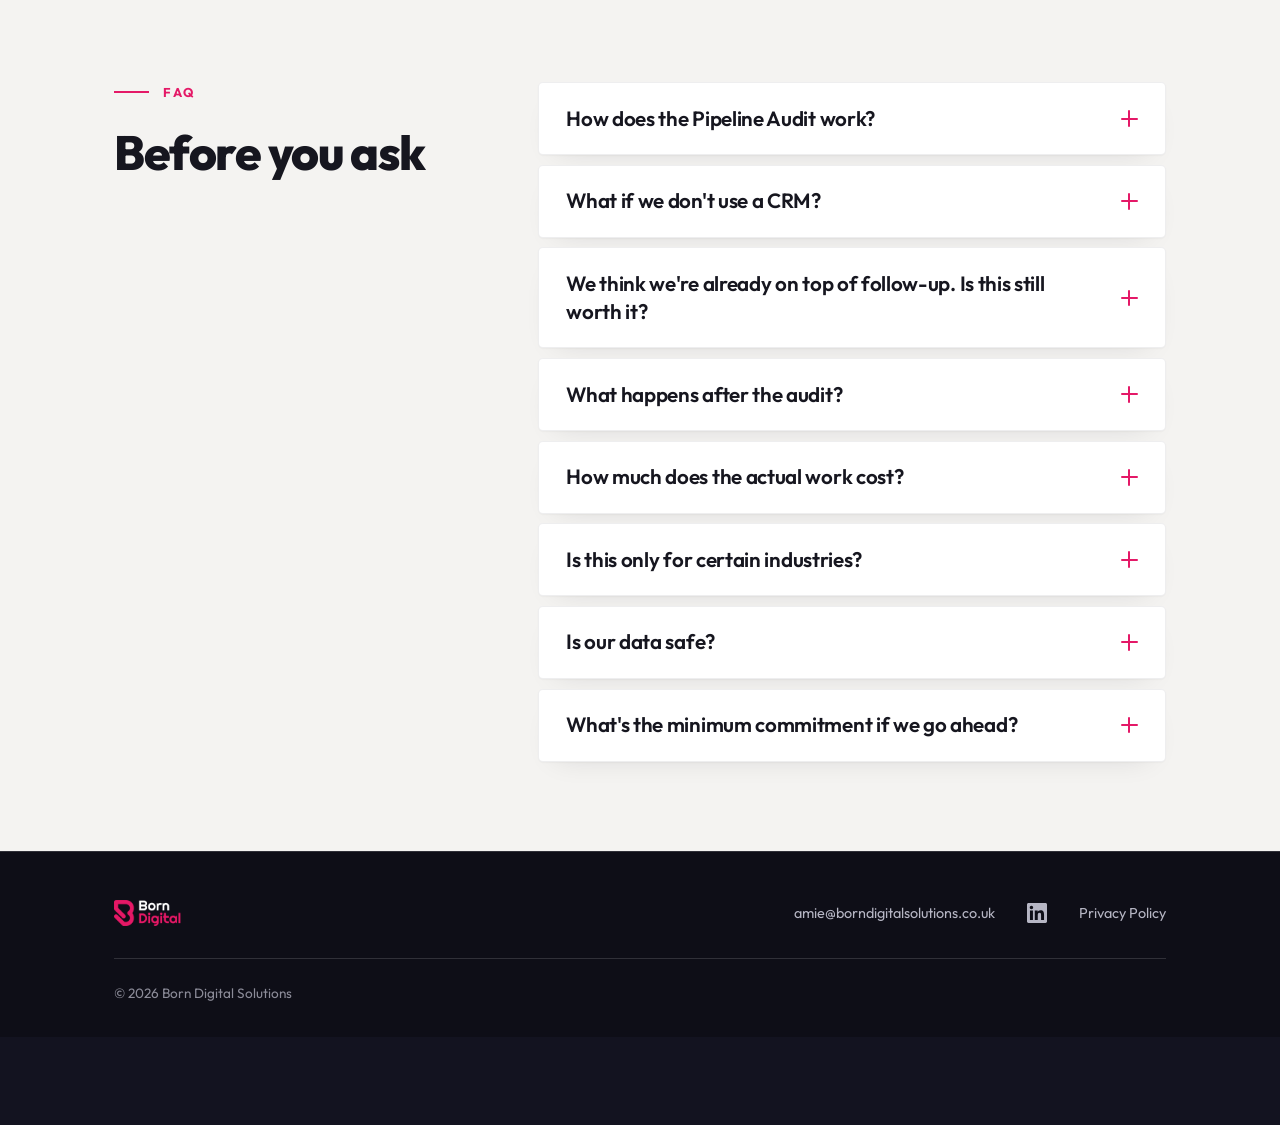
<file: index_4.html>
<!DOCTYPE html>
<html lang="en">
<head>
<meta charset="UTF-8">
<meta name="viewport" content="width=device-width, initial-scale=1">
<title>Born Digital — Pipeline Audit</title>
<meta name="description" content="We audit your sales pipeline to find exactly where deals are stalling, recover the leads and quotes still worth saving, and build the system that stops new ones slipping through.">
<meta name="theme-color" content="#131320">
<link rel="icon" type="image/svg+xml" href="assets/favicon.svg">
<meta property="og:title" content="Born Digital — Turn the leads, quotes, and customers you've already got into revenue.">
<meta property="og:description" content="Find out exactly what's happening in your pipeline.">
<meta property="og:type" content="website">

<link rel="preconnect" href="https://fonts.googleapis.com">
<link rel="preconnect" href="https://fonts.gstatic.com" crossorigin>
<link href="https://fonts.googleapis.com/css2?family=Outfit:wght@300;400;500;600;700;800;900&display=swap" rel="stylesheet">

<!-- Calendly widget (loaded once) -->
<link href="https://assets.calendly.com/assets/external/widget.css" rel="stylesheet">
<script src="https://assets.calendly.com/assets/external/widget.js" type="text/javascript" async></script>

<script>document.documentElement.classList.add('js')</script>

<style>
  :root{
    --navy:#131320;
    --navy-deep:#0e0e17;
    --navy-raise:#1b1b2b;
    --pink:#e41967;
    --pink-bright:#ff2f83;
    --paper:#f6f3ef;
    --white:#ffffff;
    --ink:#16161f;
    --ink-soft:#3f3f4c;
    --on-dark:#ffffff;
    --on-dark-soft:#b6b6c4;
    --line-dark:rgba(255,255,255,.14);
    --line-light:rgba(20,20,32,.12);
    --wrap:1180px;
    --pad:clamp(1.25rem, 5vw, 4rem);

    /* Type scale — one deliberate ramp for the whole page */
    --fs-h1:clamp(2.2rem, 1.5rem + 2.9vw, 3.75rem);
    --fs-h2:clamp(1.9rem, 1.5rem + 1.9vw, 3rem);
    --fs-h2-lg:clamp(2.3rem, 1.6rem + 3.2vw, 4.4rem);
    --fs-h3:clamp(1.35rem, 1.2rem + 0.7vw, 1.7rem);
  }

  *,*::before,*::after{box-sizing:border-box}
  html{scroll-behavior:smooth}
  @media (prefers-reduced-motion:reduce){html{scroll-behavior:auto}}

  body{
    margin:0;
    font-family:"Outfit", ui-sans-serif, system-ui, -apple-system, "Segoe UI", Roboto, Helvetica, Arial, sans-serif;
    background:var(--navy);
    color:var(--ink);
    font-size:clamp(1rem, 0.95rem + 0.3vw, 1.15rem);
    line-height:1.6;
    -webkit-font-smoothing:antialiased;
    text-rendering:optimizeLegibility;
    overflow-x:hidden;
  }

  h1,h2,h3{
    margin:0;
    font-weight:800;
    line-height:1.05;
    letter-spacing:-0.03em;
    overflow-wrap:break-word;
  }
  h2{text-wrap:balance}

  p{margin:0}
  a{color:inherit}
  img{max-width:100%;display:block}

  .wrap{max-width:var(--wrap);margin-inline:auto;padding-inline:var(--pad)}

  section{padding-block:clamp(4rem, 7vw, 6.75rem)}
  [id]{scroll-margin-top:76px}

  .eyebrow{
    display:flex;
    align-items:center;
    gap:.85rem;
    font-size:.8rem;
    font-weight:700;
    letter-spacing:.22em;
    text-transform:uppercase;
    color:var(--pink);
    margin-bottom:1.5rem;
  }
  .eyebrow::before{
    content:"";
    width:2.2rem;
    height:2px;
    background:var(--pink);
    flex:none;
  }

  /* ---------- Buttons ---------- */
  .btn{
    display:inline-flex;
    align-items:center;
    justify-content:center;
    gap:.6rem;
    background:var(--pink);
    color:#fff;
    font-family:inherit;
    font-size:1.05rem;
    font-weight:700;
    letter-spacing:-0.01em;
    text-decoration:none;
    padding:1.05rem 1.9rem;
    border:0;
    border-radius:2px;
    cursor:pointer;
    box-shadow:0 6px 18px -6px rgba(228,25,103,.5);
    transition:background .18s ease, transform .18s ease, box-shadow .18s ease;
  }
  .btn:hover{
    background:var(--pink-bright);
    transform:translateY(-2px);
    box-shadow:0 16px 32px -10px rgba(228,25,103,.6);
  }
  .btn:active{transform:translateY(0);box-shadow:0 6px 18px -6px rgba(228,25,103,.5)}
  .btn:focus-visible{outline:3px solid #fff;outline-offset:3px}
  .btn--sm{padding:.7rem 1.15rem;font-size:.92rem;border-radius:2px;box-shadow:0 4px 12px -4px rgba(228,25,103,.45)}
  .btn--ghost{
    background:transparent;
    color:var(--on-dark);
    border:1.5px solid rgba(255,255,255,.35);
    box-shadow:none;
  }
  .btn--ghost:hover{
    background:rgba(255,255,255,.08);
    border-color:rgba(255,255,255,.55);
    color:#fff;
    box-shadow:none;
  }
  .btn--ghost:active{background:rgba(255,255,255,.04)}

  /* ---------- Header / sticky nav ---------- */
  .site-header{
    position:fixed;
    inset:0 0 auto 0;
    z-index:50;
    display:flex;
    align-items:center;
    justify-content:space-between;
    gap:clamp(1rem, 3vw, 2.5rem);
    padding:.85rem var(--pad);
    transition:background .25s ease, box-shadow .25s ease, padding .25s ease, border-color .25s ease;
    border-bottom:1px solid transparent;
  }
  .site-header.scrolled{
    background:rgba(15,15,24,.9);
    backdrop-filter:blur(12px) saturate(1.2);
    -webkit-backdrop-filter:blur(12px) saturate(1.2);
    border-bottom-color:var(--line-dark);
    padding-block:.6rem;
  }
  .site-header__logo{flex:none;display:block;transition:opacity .2s ease}
  .site-header__logo:hover{opacity:.72}
  .site-header__logo img{height:30px;width:auto;transition:height .25s ease}
  @media (min-width:640px){.site-header__logo img{height:36px}}
  .site-header.scrolled .site-header__logo img{height:28px}

  .site-nav{
    display:flex;
    align-items:center;
    gap:clamp(1rem, 2.4vw, 2.1rem);
    margin-inline:auto;
  }
  .site-nav a{
    position:relative;
    font-size:.9rem;
    font-weight:500;
    letter-spacing:-0.005em;
    color:var(--on-dark-soft);
    text-decoration:none;
    padding-block:.35rem;
    white-space:nowrap;
    transition:color .15s ease;
  }
  .site-nav a::after{
    content:"";
    position:absolute;
    left:0;right:100%;bottom:0;
    height:2px;
    background:var(--pink);
    transition:right .2s ease;
  }
  .site-nav a:hover,
  .site-nav a:focus-visible,
  .site-nav a.is-active{color:#fff;outline:none}
  .site-nav a:hover::after,
  .site-nav a:focus-visible::after,
  .site-nav a.is-active::after{right:0}

  .site-header .btn--sm{flex:none}

  @media (max-width:960px){
    .site-nav{display:none}
  }
  @media (max-width:460px){
    .site-header{padding-inline:.9rem;gap:.5rem}
    .site-header__logo img{height:24px}
    .site-header.scrolled .site-header__logo img{height:22px}
    .site-header .btn--sm{font-size:.7rem;padding:.5rem .65rem;letter-spacing:0;white-space:nowrap}
  }
  @media (max-width:360px){
    .site-header .btn--sm{font-size:.64rem;padding:.45rem .55rem}
  }

  /* ---------- Scroll-reveal ---------- */
  @media (prefers-reduced-motion:no-preference){
    html.js :is(
      .hero h1, .hero__sub, .hero__cta,
      .problem__head, .problem__body > p,
      .do__head, .stage,
      .how__head, .step,
      .why__portrait, .why h2, .why__body,
      .final__rule, .final h2, .final__text p,
      .faq__head, .faq__item
    ){
      opacity:0;
      transform:translateY(22px);
      transition:opacity .7s cubic-bezier(.2,.6,.25,1), transform .7s cubic-bezier(.2,.6,.25,1);
      transition-delay:var(--reveal-delay,0s);
    }
    html.js :is(
      .hero h1, .hero__sub, .hero__cta,
      .problem__head, .problem__body > p,
      .do__head, .stage,
      .how__head, .step,
      .why__portrait, .why h2, .why__body,
      .final__rule, .final h2, .final__text p,
      .faq__head, .faq__item
    ).is-visible{
      opacity:1;
      transform:none;
    }
  }

  /* Subtle dot-grid texture for the dark sections */
  .tex{position:relative;isolation:isolate}
  .tex > *{position:relative;z-index:1}
  .tex::before{
    content:"";
    position:absolute;
    inset:0;
    z-index:0;
    background-image:radial-gradient(rgba(255,255,255,.05) 1px, transparent 1.4px);
    background-size:32px 32px;
    -webkit-mask-image:radial-gradient(120% 80% at 50% 0%, #000 20%, transparent 75%);
    mask-image:radial-gradient(120% 80% at 50% 0%, #000 20%, transparent 75%);
    pointer-events:none;
  }

  /* ---------- Hero ---------- */
  .hero{
    position:relative;
    background:
      radial-gradient(60% 55% at 82% -5%, rgba(228,25,103,.30), transparent 70%),
      radial-gradient(55% 55% at -5% 105%, rgba(228,25,103,.16), transparent 70%),
      var(--navy);
    color:var(--on-dark);
    padding-top:clamp(6.5rem, 13vh, 8rem);
    padding-bottom:clamp(3.5rem, 8vh, 5.5rem);
    min-height:100svh;
    display:flex;
    align-items:center;
    overflow:hidden;
  }
  .hero::after{
    content:"";
    position:absolute;
    inset:0;
    z-index:0;
    background-image:radial-gradient(rgba(255,255,255,.045) 1px, transparent 1.4px);
    background-size:34px 34px;
    -webkit-mask-image:linear-gradient(180deg, transparent, #000 45%, transparent 92%);
    mask-image:linear-gradient(180deg, transparent, #000 45%, transparent 92%);
    pointer-events:none;
  }
  .hero__inner{max-width:96rem;margin-inline:auto;text-align:center;position:relative;z-index:1}
  .hero h1{
    max-width:78rem;
    margin-inline:auto;
    font-size:clamp(1.7rem, .85rem + 4.2vw, 4.2rem);
    font-weight:900;
    letter-spacing:-0.03em;
    line-height:1.14;
    text-wrap:balance;
  }
  .hero h1 .highlight{
    background:var(--pink);
    padding:.05em .3em;
    border-radius:2px;
    -webkit-box-decoration-break:clone;
    box-decoration-break:clone;
  }
  @media (min-width:600px){
    .hero h1 .highlight{
      display:inline-block;
      white-space:nowrap;
      margin-inline:.15em;
    }
  }
  .hero__sub{
    margin-inline:auto;
    margin-top:clamp(1.25rem, 2.6vw, 1.9rem);
    max-width:46ch;
    font-size:clamp(1rem, 0.95rem + 0.35vw, 1.2rem);
    font-weight:400;
    line-height:1.55;
    color:var(--on-dark-soft);
  }
  .hero__cta{
    margin-top:clamp(1.4rem, 2.6vw, 2rem);
    display:flex;
    flex-wrap:wrap;
    align-items:center;
    justify-content:center;
    gap:.85rem 1.4rem;
  }
  .hero__note{
    font-size:.9rem;
    letter-spacing:.04em;
    color:var(--on-dark-soft);
  }

  /* ---------- The Problem ---------- */
  .problem{background:var(--white);color:var(--ink)}
  .problem__grid{display:grid;grid-template-columns:1fr;gap:2rem}
  .problem h2{
    font-size:var(--fs-h2);
    max-width:16ch;
  }
  .problem__body{display:grid;gap:1.4rem;font-size:clamp(1.05rem,1rem + 0.3vw,1.18rem);color:var(--ink-soft);max-width:60ch}
  .problem__body p:first-child{
    color:var(--ink);
    font-weight:500;
    font-size:clamp(1.15rem,1.05rem + 0.5vw,1.35rem);
    line-height:1.5;
    border-left:3px solid var(--pink);
    padding-left:1.3rem;
    margin-left:-1.3rem;
  }
  @media (min-width:900px){
    .problem__grid{
      grid-template-columns:minmax(0,21rem) minmax(0,40rem);
      gap:clamp(3rem,7vw,5.5rem);
      align-items:start;
    }
    .problem__head{position:sticky;top:5.5rem}
  }

  /* ---------- What We Do ---------- */
  .do{background:#f4f3f1;color:var(--ink)}
  .do__head{max-width:52ch;margin:0 auto clamp(2.25rem,4vw,3.25rem);text-align:center}
  .do__head .eyebrow{justify-content:center}
  .do__head .eyebrow::before{display:none}
  .do__head h2{font-size:var(--fs-h2)}
  .stages{
    display:grid;
    grid-template-columns:repeat(2, 1fr);
    gap:clamp(1rem,2vw,1.5rem);
    max-width:70rem;
    margin-inline:auto;
  }
  @media (max-width:860px){
    .stages{grid-template-columns:1fr}
  }
  .stage{
    display:grid;
    grid-template-columns:2.75rem minmax(0, 1fr);
    justify-content:start;
    column-gap:clamp(1.75rem,4vw,3rem);
    padding:clamp(1.6rem,3.2vw,2.4rem) clamp(1.4rem,3.2vw,2.4rem);
    background:var(--white);
    border:1px solid rgba(20,20,32,.07);
    border-radius:5px;
    box-shadow:0 1px 2px rgba(20,20,32,.04), 0 14px 34px -18px rgba(20,20,32,.16);
    transition:transform .28s ease, box-shadow .28s ease, border-color .28s ease;
  }
  .stage:hover{
    transform:translateY(-4px);
    box-shadow:0 2px 4px rgba(20,20,32,.05), 0 28px 52px -22px rgba(20,20,32,.3);
    border-color:rgba(228,25,103,.4);
  }
  .stage__marker{
    display:flex;
    flex-direction:column;
    align-items:center;
    gap:.85rem;
  }
  .stage__badge{
    display:grid;
    place-items:center;
    width:2.75rem;
    height:2.75rem;
    flex:none;
    border:1.5px solid var(--pink);
    border-radius:50%;
    color:var(--pink);
    transition:background .25s ease, color .25s ease, transform .25s ease;
  }
  .stage:hover .stage__badge{background:var(--pink);color:#fff;transform:rotate(-6deg)}
  .stage__badge svg{width:1.25rem;height:1.25rem;display:block;stroke:currentColor;fill:none}
  .stage__num{
    font-size:clamp(1.35rem,1.15rem + 0.7vw,1.7rem);
    font-weight:700;
    letter-spacing:.12em;
    line-height:1;
    color:var(--pink);
    -webkit-text-fill-color:transparent;
    text-fill-color:transparent;
    -webkit-text-stroke:1px var(--pink);
    text-stroke:1px var(--pink);
    transition:-webkit-text-fill-color .25s ease, text-fill-color .25s ease;
  }
  .stage:hover .stage__num{-webkit-text-fill-color:var(--pink);text-fill-color:var(--pink)}
  .stage__callback{
    font-style:italic;
    font-weight:500;
    color:var(--pink);
    font-size:1rem;
    margin-bottom:.7rem;
  }
  .stage__label{
    font-size:.78rem;font-weight:700;letter-spacing:.18em;text-transform:uppercase;
    color:var(--ink-soft);margin-bottom:.5rem;
  }
  .stage h3{
    font-size:var(--fs-h3);
    margin-bottom:.8rem;
    letter-spacing:-0.02em;
  }
  .stage__body{color:var(--ink-soft);font-size:clamp(1rem,.98rem + 0.2vw,1.1rem)}
  @media (max-width:600px){
    .stage{grid-template-columns:1fr;row-gap:1.1rem}
    .stage__marker{flex-direction:row;width:auto;gap:1rem}
  }

  /* ---------- How It Works ---------- */
  .how{
    background:
      radial-gradient(45% 55% at 92% 8%, rgba(228,25,103,.14), transparent 65%),
      var(--navy);
    color:var(--on-dark);
  }
  .how__head{max-width:46ch;margin-bottom:clamp(2.25rem,4vw,3.25rem)}
  .how__head h2{font-size:var(--fs-h2)}
  .steps{
    list-style:none;
    margin:0;
    padding:0;
    display:grid;
    grid-template-columns:repeat(4,1fr);
    gap:clamp(1.25rem,3vw,2.25rem);
    position:relative;
  }
  .steps::before{
    content:"";
    position:absolute;
    left:0;right:0;top:0;
    height:1px;
    background:var(--line-dark);
  }
  .step{
    position:relative;
    border-top:2px solid var(--pink);
    border-right:1px solid var(--line-dark);
    border-bottom:1px solid var(--line-dark);
    border-left:1px solid var(--line-dark);
    border-radius:0 0 5px 5px;
    background:rgba(255,255,255,.02);
    padding:1.5rem 1.25rem 1.5rem;
    transition:transform .25s ease, background .25s ease;
  }
  .step:hover{transform:translateY(-4px);background:rgba(255,255,255,.055)}
  .step__num{
    font-size:clamp(2rem,1.4rem + 1.6vw,2.8rem);
    font-weight:700;
    line-height:1;
    letter-spacing:.12em;
    color:var(--pink);
    -webkit-text-fill-color:transparent;
    text-fill-color:transparent;
    -webkit-text-stroke:1px var(--pink);
    text-stroke:1px var(--pink);
    margin-bottom:.85rem;
    transition:-webkit-text-fill-color .25s ease, text-fill-color .25s ease;
  }
  .step:hover .step__num{-webkit-text-fill-color:var(--pink);text-fill-color:var(--pink)}
  .step h3{font-size:var(--fs-h3);margin-bottom:.55rem}
  .step p{color:var(--on-dark-soft);font-size:1rem;max-width:24ch}
  @media (max-width:860px){
    .steps{grid-template-columns:repeat(2,1fr);gap:1.5rem}
  }
  @media (max-width:520px){
    .steps{grid-template-columns:1fr;gap:.75rem}
    .steps::before{display:none}
    .step p{max-width:none}
  }

  /* ---------- Why Born Digital ---------- */
  .why{background:var(--paper);color:var(--ink)}
  .why__inner{max-width:74rem;margin-inline:0}
  .why__grid{
    display:grid;
    gap:clamp(2rem,4vw,2.75rem);
  }
  .why__text{max-width:42rem}
  .why__portrait{
    width:clamp(200px, 22vw, 290px);
    aspect-ratio:1/1;
    border-radius:50%;
    object-fit:cover;
    display:block;
  }
  @media (min-width:900px){
    .why__grid{
      grid-template-columns:1fr clamp(200px, 22vw, 290px);
      gap:clamp(2.5rem,5vw,4rem);
      align-items:start;
    }
    .why__portrait{order:2}
  }
  .why h2{
    font-size:clamp(1.8rem,1.4rem + 1.5vw,2.5rem);
    font-weight:700;
    letter-spacing:-0.02em;
    margin-bottom:1.75rem;
  }
  .why__body{
    display:grid;
    gap:1.35rem;
    font-size:clamp(1.05rem,1rem + 0.35vw,1.25rem);
    line-height:1.6;
    color:var(--ink);
    border-left:2px solid var(--pink);
    padding-left:clamp(1.25rem,3vw,2.25rem);
  }
  .why__sig{
    margin-top:2rem;
    font-weight:600;
    color:var(--ink);
  }

  /* ---------- Final CTA ---------- */
  .final{
    position:relative;
    background:
      radial-gradient(55% 65% at 12% -10%, rgba(228,25,103,.32), transparent 70%),
      radial-gradient(60% 55% at 100% 115%, rgba(228,25,103,.16), transparent 70%),
      var(--navy);
    color:var(--on-dark);
    padding-block:clamp(5rem, 11vw, 8.5rem);
    overflow:hidden;
  }
  .final::before{
    content:"";
    position:absolute;
    inset:0;
    background-image:radial-gradient(rgba(255,255,255,.05) 1px, transparent 1.4px);
    background-size:34px 34px;
    -webkit-mask-image:radial-gradient(80% 80% at 15% 40%, #000, transparent 75%);
    mask-image:radial-gradient(80% 80% at 15% 40%, #000, transparent 75%);
    pointer-events:none;
  }
  .final .wrap{position:relative;z-index:1}
  .final__stack{
    display:flex;
    flex-direction:column;
    align-items:center;
    text-align:center;
    gap:clamp(2.5rem,5vw,3.5rem);
  }
  .final__text{max-width:46rem}
  .final__rule{
    width:2.5rem;
    height:3px;
    background:var(--pink);
    margin:0 auto clamp(1.5rem,3.5vw,2.25rem);
  }
  .final h2{
    font-size:var(--fs-h2-lg);
    font-weight:900;
    letter-spacing:-0.04em;
  }
  .final p{
    margin-top:1.35rem;
    font-size:clamp(1.05rem,1rem + 0.4vw,1.3rem);
    color:var(--on-dark-soft);
  }
  .final__form{
    width:100%;
    max-width:34rem;
  }
  .final__form iframe{
    width:100%;
    height:752px;
    display:block;
    border:none;
  }

  /* ---------- FAQ ---------- */
  .faq{background:#f4f3f1;color:var(--ink)}
  .faq__grid{display:grid;grid-template-columns:1fr;gap:2rem}
  .faq h2{font-size:var(--fs-h2)}
  .faq__list{display:grid;gap:.6rem}
  @media (min-width:900px){
    .faq__grid{
      grid-template-columns:minmax(0,21rem) minmax(0,40rem);
      gap:clamp(3rem,7vw,5.5rem);
      align-items:start;
    }
    .faq__head{position:sticky;top:5.5rem}
  }
  .faq__item{
    position:relative;
    overflow:hidden;
    background:var(--white);
    border:1px solid rgba(20,20,32,.07);
    border-radius:5px;
    padding-inline:clamp(1.1rem,2.6vw,1.7rem);
    box-shadow:0 1px 2px rgba(20,20,32,.04), 0 12px 30px -18px rgba(20,20,32,.14);
    transition:box-shadow .25s ease, border-color .25s ease, transform .25s ease;
  }
  .faq__item::before{
    content:"";
    position:absolute;
    left:0;top:0;bottom:0;
    width:3px;
    background:var(--pink);
    transform:scaleY(0);
    transition:transform .2s ease;
  }
  .faq__item:hover,
  .faq__item:focus-within{
    transform:translateY(-2px);
    border-color:rgba(228,25,103,.4);
    box-shadow:0 2px 4px rgba(20,20,32,.05), 0 22px 42px -20px rgba(20,20,32,.26);
  }
  .faq__item:hover::before,
  .faq__item:focus-within::before{transform:scaleY(1)}
  .faq__item.is-open{border-color:rgba(228,25,103,.32)}
  .faq__item h3{margin:0}
  .faq__trigger{
    all:unset;
    box-sizing:border-box;
    width:100%;
    cursor:pointer;
    display:flex;
    align-items:center;
    justify-content:space-between;
    gap:1.5rem;
    padding-block:1.35rem;
    font-family:inherit;
    font-size:clamp(1.1rem,1.05rem + 0.3vw,1.3rem);
    font-weight:600;
    line-height:1.35;
    letter-spacing:-0.015em;
    color:inherit;
    transition:color .15s ease;
  }
  .faq__trigger:hover{color:var(--pink)}
  .faq__trigger:focus-visible{outline:3px solid var(--pink);outline-offset:3px;border-radius:3px}
  .faq__icon{position:relative;width:1.05rem;height:1.05rem;flex:none}
  .faq__icon::before,
  .faq__icon::after{
    content:"";
    position:absolute;
    inset:0;
    margin:auto;
    background:var(--pink);
    border-radius:1px;
    transition:transform .25s ease;
  }
  .faq__icon::before{width:100%;height:2px}
  .faq__icon::after{width:2px;height:100%}
  .faq__item.is-open .faq__icon::after{transform:rotate(90deg)}
  .faq__answer{overflow:hidden}
  html.js .faq__answer{
    max-height:0;
    transition:max-height .3s cubic-bezier(.4,0,.2,1);
  }
  .faq__answer-inner{padding:0 0 1.5rem;max-width:58ch;color:var(--ink-soft)}

  /* ---------- Footer ---------- */
  .site-footer{
    background:var(--navy-deep);
    color:var(--on-dark-soft);
    border-top:1px solid var(--line-dark);
    padding-block:3rem 2rem;
    font-size:.9rem;
  }
  .footer__top{
    display:flex;
    flex-wrap:wrap;
    align-items:center;
    justify-content:space-between;
    gap:1.5rem;
    padding-bottom:2rem;
    margin-bottom:1.5rem;
    border-bottom:1px solid var(--line-dark);
  }
  .footer__brand{display:block;flex:none;transition:opacity .2s ease}
  .footer__brand:hover{opacity:.75}
  .footer__brand img{height:26px;width:auto;display:block}
  .footer__links{
    display:flex;
    flex-wrap:wrap;
    align-items:center;
    gap:1rem 2rem;
    list-style:none;
    margin:0;
    padding:0;
  }
  .footer__links a{
    color:var(--on-dark-soft);
    text-decoration:none;
    transition:color .15s ease;
  }
  .footer__links a:hover,
  .footer__links a:focus-visible{color:var(--pink)}
  .footer__social{display:inline-flex;align-items:center}
  .footer__social svg{width:1.25rem;height:1.25rem;display:block;flex:none}
  .footer__bottom{
    display:flex;
    flex-wrap:wrap;
    gap:.5rem 1.5rem;
    font-size:.85rem;
    color:var(--on-dark-soft);
    opacity:.75;
  }

  /* ---------- Cookie banner ---------- */
  .cookie-banner{
    position:fixed;
    left:0;right:0;bottom:0;
    z-index:70;
    background:var(--navy);
    border-top:2px solid var(--pink);
    padding:1.25rem var(--pad);
    box-shadow:0 -8px 30px rgba(0,0,0,.35);
    transform:translateY(100%);
    transition:transform .4s cubic-bezier(.2,.6,.25,1);
  }
  .cookie-banner.is-visible{transform:translateY(0)}
  .cookie-banner__inner{
    max-width:var(--wrap);
    margin-inline:auto;
    display:flex;
    flex-wrap:wrap;
    align-items:center;
    justify-content:space-between;
    gap:1rem 1.75rem;
  }
  .cookie-banner__text{
    margin:0;
    max-width:60ch;
    color:var(--on-dark-soft);
    font-size:.92rem;
    line-height:1.55;
  }
  .cookie-banner__text a{color:var(--pink);text-decoration:underline}
  .cookie-banner__text a:hover{color:var(--pink-bright)}
  .cookie-banner__actions{display:flex;flex:none;gap:.75rem}
  @media (max-width:560px){
    .cookie-banner{padding:1.1rem 1.1rem 1.25rem}
    .cookie-banner__text{font-size:.86rem}
    .cookie-banner__inner{gap:.9rem}
  }
</style>
</head>
<body>

<header class="site-header" id="siteHeader">
  <a class="site-header__logo" href="/" aria-label="Born Digital — home" onclick="window.scrollTo({top:0,behavior:'smooth'});event.preventDefault();">
    <img src="assets/Logo-White-Dual-Colour.png" alt="Born Digital">
  </a>
  <nav class="site-nav" aria-label="Page sections">
    <a href="#problem">The Problem</a>
    <a href="#how-we-fix-it">How We Fix It</a>
    <a href="#how-it-works">How It Works</a>
    <a href="#why-us">Why Us</a>
    <a href="#faq">FAQ</a>
  </nav>
  <a href=""
     class="btn btn--sm js-calendly"
     onclick="Calendly.initPopupWidget({url: 'https://calendly.com/amie-borndigitalsolutions/30min'});return false;">
    Book a Call
  </a>
</header>

<main id="top">

  <!-- 1. HERO -->
  <section class="hero" aria-labelledby="hero-heading">
    <div class="wrap hero__inner">
      <h1 id="hero-heading">
        Turn the leads, quotes, and customers <span class="highlight">you've already got</span> into revenue.
      </h1>
      <p class="hero__sub">
        We audit your pipeline for stalling deals, recover leads and quotes worth saving,
        fix the system so new ones don't slip through, and reactivate existing customers
        for revenue you're sitting on.
      </p>
      <div class="hero__cta">
        <a href=""
           class="btn js-calendly"
           onclick="Calendly.initPopupWidget({url: 'https://calendly.com/amie-borndigitalsolutions/30min'});return false;">
          Book a Call
        </a>
        <p class="hero__note">No obligation, no pressure.</p>
      </div>
    </div>
  </section>

  <!-- 2. THE PROBLEM -->
  <section class="problem" id="problem" aria-labelledby="problem-heading">
    <div class="wrap problem__grid">
      <div class="problem__head">
        <p class="eyebrow">The Problem</p>
        <h2 id="problem-heading">The leak nobody's looking for</h2>
      </div>
      <div class="problem__body">
        <p>
          Every business owner knows their sales numbers. Revenue this month, deals won,
          the top line. Almost none of them know what's happening underneath it: the leads
          that went quiet, the quotes nobody chased, the customers who never heard from you
          again after they signed.
        </p>
        <p>
          A lead comes in. Someone gets a quote. Then, nothing. An existing customer stops
          booking, or never hears from you again after the sale. Not because your product's
          wrong, or your price is off, or your ads aren't working, but because nobody
          followed up fast enough, or nobody ever went back at all.
        </p>
        <p>
          You can be hitting your numbers and still be leaking thousands a month in deals
          nobody chased. Most business owners have never actually looked at what's happening
          inside the pipeline itself, only at what comes out the other end.
        </p>
      </div>
    </div>
  </section>

  <!-- 3. WHAT WE DO -->
  <section class="do" id="how-we-fix-it" aria-labelledby="do-heading">
    <div class="wrap">
      <div class="do__head">
        <p class="eyebrow">How we fix it</p>
        <h2 id="do-heading">Four stages, in sequence</h2>
      </div>

      <div class="stages">
        <article class="stage">
          <div class="stage__marker">
            <span class="stage__badge" aria-hidden="true">
              <svg viewBox="0 0 24 24" stroke-width="1.75" stroke-linecap="round" stroke-linejoin="round"><circle cx="11" cy="11" r="7"/><line x1="21" y1="21" x2="16.65" y2="16.65"/></svg>
            </span>
            <span class="stage__num">01</span>
          </div>
          <div class="stage__content">
            <p class="stage__callback">The enquiry comes in. Then what?</p>
            <p class="stage__label">The Audit</p>
            <h3>Find out what it's costing you</h3>
            <p class="stage__body">
              Most systems are full of leads with no real record of what happened to them.
              No note on when they were contacted, no log of how many times, no way to tell
              who's being followed up and who's been quietly forgotten. We go into your
              pipeline, find out exactly what's happening to every enquiry, and hand you a
              clear number for what it's costing you. Fast, no obligation.
            </p>
          </div>
        </article>

        <article class="stage">
          <div class="stage__marker">
            <span class="stage__badge" aria-hidden="true">
              <svg viewBox="0 0 24 24" stroke-width="1.75" stroke-linecap="round" stroke-linejoin="round"><path d="M3 3v6h6"/><path d="M3.5 13a9 9 0 1 0 2.6-6.4L3 9"/><path d="M12 7.5V12l3.5 2"/></svg>
            </span>
            <span class="stage__num">02</span>
          </div>
          <div class="stage__content">
            <p class="stage__callback">It goes quiet. Then what?</p>
            <p class="stage__label">Recovery</p>
            <h3>Recover what's still there</h3>
            <p class="stage__body">
              Inside almost every pipeline there are quotes and opportunities sitting
              untouched, some for weeks, some for months, because nobody set a reminder or
              nobody thought to check back. We go through yours, find what's still live, and
              get it followed up before it's gone for good.
            </p>
          </div>
        </article>

        <article class="stage">
          <div class="stage__marker">
            <span class="stage__badge" aria-hidden="true">
              <svg viewBox="0 0 24 24" stroke-width="1.75" stroke-linecap="round" stroke-linejoin="round"><line x1="4" y1="7" x2="20" y2="7"/><line x1="4" y1="12" x2="20" y2="12"/><line x1="4" y1="17" x2="20" y2="17"/><circle cx="9" cy="7" r="2"/><circle cx="15" cy="12" r="2"/><circle cx="8" cy="17" r="2"/></svg>
            </span>
            <span class="stage__num">03</span>
          </div>
          <div class="stage__content">
            <p class="stage__label">The Fix</p>
            <h3>Make sure it stops happening</h3>
            <p class="stage__body">
              Most systems get set up once and never touched again. No automation, no
              consistent process, so what happens to a lead depends entirely on who picks it
              up and how busy they are that day. We clean up your data and build automated
              capture and follow-up, so every new enquiry gets contacted fast and chased
              until they respond, with full visibility into what's happening at all times.
            </p>
          </div>
        </article>

        <article class="stage">
          <div class="stage__marker">
            <span class="stage__badge" aria-hidden="true">
              <svg viewBox="0 0 24 24" stroke-width="1.75" stroke-linecap="round" stroke-linejoin="round"><path d="M21 3v6h-6"/><path d="M3 13a9 9 0 0 0 15 6.7L21 17"/><path d="M3 21v-6h6"/><path d="M21 11A9 9 0 0 0 6 4.3L3 7"/></svg>
            </span>
            <span class="stage__num">04</span>
          </div>
          <div class="stage__content">
            <p class="stage__callback">They become a customer. Then what?</p>
            <p class="stage__label">Reactivation</p>
            <h3>Go back for the rest</h3>
            <p class="stage__body">
              Your customer list is full of past customers and old leads nobody's gone back
              to in months, sometimes years. Once the system's running, we turn that history
              into new revenue, the cheapest growth you'll ever generate, from people who
              already know you.
            </p>
          </div>
        </article>
      </div>
    </div>
  </section>

  <!-- 4. HOW IT WORKS -->
  <section class="how tex" id="how-it-works" aria-labelledby="how-heading">
    <div class="wrap">
      <div class="how__head">
        <p class="eyebrow">How It Works</p>
        <h2 id="how-heading">A simple process, not a sales funnel</h2>
      </div>
      <ol class="steps">
        <li class="step">
          <div class="step__num">01</div>
          <h3>Pipeline Audit</h3>
          <p>We look at your pipeline and show you what's really happening.</p>
        </li>
        <li class="step">
          <div class="step__num">02</div>
          <h3>Recover</h3>
          <p>We go after what's still recoverable, right away.</p>
        </li>
        <li class="step">
          <div class="step__num">03</div>
          <h3>Fix</h3>
          <p>We build the system so it doesn't happen again.</p>
        </li>
        <li class="step">
          <div class="step__num">04</div>
          <h3>Grow</h3>
          <p>We go back through your history for what else is there.</p>
        </li>
      </ol>
    </div>
  </section>

  <!-- 5. WHY BORN DIGITAL -->
  <section class="why" id="why-us" aria-labelledby="why-heading">
    <div class="wrap">
      <div class="why__inner">
        <div class="why__grid">
          <img class="why__portrait" src="assets/Amie-headshot.PNG" alt="Amie, founder of Born Digital">
          <div class="why__text">
            <h2 id="why-heading">Why we notice what others miss</h2>
            <div class="why__body">
            <p>
              Before Born Digital, I spent over a decade across client services, operations,
              marketing, and sales, running sales teams, cold calling, and building sales ops
              from scratch. I've seen exactly this kind of chaos play out from every side of
              the business.
            </p>
            <p>
              I've managed the pipelines, chased the old quotes, and dug through lists of
              enquiries that had only ever been called once or twice before being written off.
              The fix was never more leads. It was giving the team, and myself, visibility and
              control over what we already had.
            </p>
            <p class="why__sig">— Amie, Born Digital</p>
            </div>
          </div>
        </div>
      </div>
    </div>
  </section>

  <!-- 6. FINAL CTA -->
  <section class="final" id="audit" aria-labelledby="final-heading">
    <div class="wrap final__stack">
      <div class="final__text">
        <div class="final__rule"></div>
        <h2 id="final-heading">See what's actually happening in your pipeline.</h2>
        <p>A quick conversation to see if a Pipeline Audit makes sense for your business.</p>
      </div>
      <div class="final__form">
        <iframe
          src="https://api.leadconnectorhq.com/widget/form/FDfAB7ZY7MoPbOo5Hfqr"
          style="width:100%;height:100%;border:none;border-radius:2px"
          id="inline-FDfAB7ZY7MoPbOo5Hfqr"
          data-layout="{'id':'INLINE'}"
          data-trigger-type="alwaysShow"
          data-trigger-value=""
          data-activation-type="alwaysActivated"
          data-activation-value=""
          data-deactivation-type="neverDeactivate"
          data-deactivation-value=""
          data-form-name="Born Digital Contact Form"
          data-height="752"
          data-layout-iframe-id="inline-FDfAB7ZY7MoPbOo5Hfqr"
          data-form-id="FDfAB7ZY7MoPbOo5Hfqr"
          data-cookie-consent="true"
          data-cookie-consent-provider="auto"
          title="Born Digital Contact Form"
        >
        </iframe>
      </div>
    </div>
  </section>
  <script src="https://link.msgsndr.com/js/form_embed.js"></script>

  <!-- 7. FAQ -->
  <section class="faq" id="faq" aria-labelledby="faq-heading">
    <div class="wrap faq__grid">
      <div class="faq__head">
        <p class="eyebrow">FAQ</p>
        <h2 id="faq-heading">Before you ask</h2>
      </div>
      <div class="faq__list">
        <div class="faq__item">
          <h3><button class="faq__trigger" type="button" aria-expanded="false" aria-controls="faq-a1" id="faq-q1">
            <span>How does the Pipeline Audit work?</span>
            <span class="faq__icon" aria-hidden="true"></span>
          </button></h3>
          <div class="faq__answer" id="faq-a1" role="region" aria-labelledby="faq-q1">
            <div class="faq__answer-inner">
              You send over a CRM export or your tracking spreadsheet, no login access needed.
              You'll get a full snapshot of what's stalled, what's gone quiet, and roughly
              what it's worth. There's no obligation to do anything after it.
            </div>
          </div>
        </div>
        <div class="faq__item">
          <h3><button class="faq__trigger" type="button" aria-expanded="false" aria-controls="faq-a2" id="faq-q2">
            <span>What if we don't use a CRM?</span>
            <span class="faq__icon" aria-hidden="true"></span>
          </button></h3>
          <div class="faq__answer" id="faq-a2" role="region" aria-labelledby="faq-q2">
            <div class="faq__answer-inner">
              That's fine, most of the businesses we work with don't have a proper system, or
              have one they're not really using. A spreadsheet, a shared inbox, even a rough
              list works as a starting point.
            </div>
          </div>
        </div>
        <div class="faq__item">
          <h3><button class="faq__trigger" type="button" aria-expanded="false" aria-controls="faq-a3" id="faq-q3">
            <span>We think we're already on top of follow-up. Is this still worth it?</span>
            <span class="faq__icon" aria-hidden="true"></span>
          </button></h3>
          <div class="faq__answer" id="faq-a3" role="region" aria-labelledby="faq-q3">
            <div class="faq__answer-inner">
              Usually, yes. Most business owners say this, and most are still surprised by
              what the audit turns up, because it's easy to feel on top of it without actually
              looking at the numbers. If it turns out you genuinely are on top of it, you'll
              know for certain instead of just assuming.
            </div>
          </div>
        </div>
        <div class="faq__item">
          <h3><button class="faq__trigger" type="button" aria-expanded="false" aria-controls="faq-a4" id="faq-q4">
            <span>What happens after the audit?</span>
            <span class="faq__icon" aria-hidden="true"></span>
          </button></h3>
          <div class="faq__answer" id="faq-a4" role="region" aria-labelledby="faq-q4">
            <div class="faq__answer-inner">
              You'll see exactly what's been missed and what it's costing you. If there's
              enough there to justify it, we'll talk about fixing it: recovering what's live,
              cleaning up the system, and reactivating old customers. If not, you walk away
              with the information either way.
            </div>
          </div>
        </div>
        <div class="faq__item">
          <h3><button class="faq__trigger" type="button" aria-expanded="false" aria-controls="faq-a5" id="faq-q5">
            <span>How much does the actual work cost?</span>
            <span class="faq__icon" aria-hidden="true"></span>
          </button></h3>
          <div class="faq__answer" id="faq-a5" role="region" aria-labelledby="faq-q5">
            <div class="faq__answer-inner">
              Implementation runs £1,500–£5,000+ depending on scope, plus an ongoing retainer
              of £1,000 to £1,500 a month if you want it kept on top of long term. That's a
              conversation for after the audit, not before it.
            </div>
          </div>
        </div>
        <div class="faq__item">
          <h3><button class="faq__trigger" type="button" aria-expanded="false" aria-controls="faq-a6" id="faq-q6">
            <span>Is this only for certain industries?</span>
            <span class="faq__icon" aria-hidden="true"></span>
          </button></h3>
          <div class="faq__answer" id="faq-a6" role="region" aria-labelledby="faq-q6">
            <div class="faq__answer-inner">
              No. It works for any quote-based, inbound service business, trades, home
              services, clinics, law firms, and similar. What matters is that leads and quotes
              come in and need following up, not the specific industry.
            </div>
          </div>
        </div>
        <div class="faq__item">
          <h3><button class="faq__trigger" type="button" aria-expanded="false" aria-controls="faq-a7" id="faq-q7">
            <span>Is our data safe?</span>
            <span class="faq__icon" aria-hidden="true"></span>
          </button></h3>
          <div class="faq__answer" id="faq-a7" role="region" aria-labelledby="faq-q7">
            <div class="faq__answer-inner">
              Yes. We only work with the export or access you choose to share, and nothing is
              used beyond what's needed to run the audit and, if you go ahead, the fix.
            </div>
          </div>
        </div>
        <div class="faq__item">
          <h3><button class="faq__trigger" type="button" aria-expanded="false" aria-controls="faq-a8" id="faq-q8">
            <span>What's the minimum commitment if we go ahead?</span>
            <span class="faq__icon" aria-hidden="true"></span>
          </button></h3>
          <div class="faq__answer" id="faq-a8" role="region" aria-labelledby="faq-q8">
            <div class="faq__answer-inner">
              3 to 6 months for the ongoing work, so there's enough time to actually see
              results. The audit itself has no commitment attached.
            </div>
          </div>
        </div>
      </div>
    </div>
  </section>

</main>

<footer class="site-footer">
  <div class="wrap">
    <div class="footer__top">
      <a class="footer__brand" href="#top" aria-label="Born Digital — home">
        <img src="assets/Logo-White-Dual-Colour.png" alt="Born Digital">
      </a>
      <nav class="footer__links" aria-label="Footer">
        <a href="mailto:amie@borndigitalsolutions.co.uk">amie@borndigitalsolutions.co.uk</a>
        <a class="footer__social" href="https://www.linkedin.com/in/amiemurphy-borndigital/" target="_blank" rel="noopener noreferrer" aria-label="Born Digital on LinkedIn">
          <svg viewBox="0 0 24 24" aria-hidden="true" focusable="false"><path fill="currentColor" d="M20.447 20.452h-3.554v-5.569c0-1.328-.027-3.037-1.852-3.037-1.853 0-2.136 1.446-2.136 2.939v5.667H9.351V9h3.414v1.561h.046c.477-.9 1.637-1.85 3.37-1.85 3.601 0 4.267 2.37 4.267 5.455v6.286zM5.337 7.433c-1.144 0-2.063-.926-2.063-2.065 0-1.138.92-2.063 2.063-2.063 1.14 0 2.064.925 2.064 2.063 0 1.139-.925 2.065-2.064 2.065zM7.119 20.452H3.555V9h3.564v11.452zM22.225 0H1.771C.792 0 0 .774 0 1.729v20.542C0 23.227.792 24 1.771 24h20.451C23.2 24 24 23.227 24 22.271V1.729C24 .774 23.2 0 22.222 0h.003z"/></svg>
        </a>
        <a href="/privacy.html">Privacy Policy</a>
      </nav>
    </div>
    <div class="footer__bottom">
      <span>&copy; <span id="year">2026</span> Born Digital Solutions</span>
    </div>
  </div>
</footer>

<div class="cookie-banner" id="cookieBanner">
  <div class="cookie-banner__inner">
    <p class="cookie-banner__text">
      We use cookies to improve your experience on this site. By continuing, you agree to
      our use of <a href="/privacy.html">cookies</a>.
    </p>
    <div class="cookie-banner__actions">
      <button class="btn btn--sm btn--ghost" type="button" id="cookieDecline">Decline</button>
      <button class="btn btn--sm" type="button" id="cookieAccept">Accept</button>
    </div>
  </div>
</div>

<script>
  // Sticky header: solid once scrolled off the hero
  (function(){
    var header = document.getElementById('siteHeader');
    var onScroll = function(){
      header.classList.toggle('scrolled', window.scrollY > 40);
    };
    onScroll();
    window.addEventListener('scroll', onScroll, {passive:true});
  })();

  // Nav: highlight the section currently in view
  (function(){
    var links = Array.prototype.slice.call(document.querySelectorAll('.site-nav a'));
    if(!links.length || !('IntersectionObserver' in window)) return;
    var byId = {};
    links.forEach(function(a){ byId[a.getAttribute('href').slice(1)] = a; });
    var sections = links
      .map(function(a){ return document.getElementById(a.getAttribute('href').slice(1)); })
      .filter(Boolean);
    var visible = new Set();
    var obs = new IntersectionObserver(function(entries){
      entries.forEach(function(e){
        if(e.isIntersecting) visible.add(e.target.id);
        else visible.delete(e.target.id);
      });
      links.forEach(function(a){ a.classList.remove('is-active'); });
      for(var i=0;i<sections.length;i++){
        if(visible.has(sections[i].id)){ byId[sections[i].id].classList.add('is-active'); break; }
      }
    }, {rootMargin:'-45% 0px -50% 0px'});
    sections.forEach(function(s){ obs.observe(s); });
  })();

  // Scroll-reveal: fade/slide elements in as they enter the viewport
  (function(){
    var SEL = '.hero h1, .hero__sub, .hero__cta,' +
              '.problem__head, .problem__body > p,' +
              '.do__head, .stage,' +
              '.how__head, .step,' +
              '.why__portrait, .why h2, .why__body,' +
              '.final__rule, .final h2, .final__text p,' +
              '.faq__head, .faq__item';
    var els = Array.prototype.slice.call(document.querySelectorAll(SEL));
    if(!els.length) return;

    // Stagger siblings within each group
    var groups = document.querySelectorAll(
      '.hero__inner, .problem__body, .stages, .steps, .final .wrap, .faq__list'
    );
    Array.prototype.forEach.call(groups, function(group){
      var i = 0;
      Array.prototype.forEach.call(group.children, function(child){
        if(child.matches && child.matches(SEL)){
          child.style.setProperty('--reveal-delay', (i * 0.07).toFixed(2) + 's');
          i++;
        }
      });
    });

    var reduce = window.matchMedia && window.matchMedia('(prefers-reduced-motion: reduce)').matches;
    if(reduce || !('IntersectionObserver' in window)){
      els.forEach(function(el){ el.classList.add('is-visible'); });
      return;
    }

    var io = new IntersectionObserver(function(entries){
      entries.forEach(function(e){
        if(e.isIntersecting){
          e.target.classList.add('is-visible');
          io.unobserve(e.target);
        }
      });
    }, {rootMargin:'0px 0px -10% 0px', threshold:0.08});
    els.forEach(function(el){ io.observe(el); });
  })();

  // FAQ accordion: animated open/close, exclusive (one open at a time)
  (function(){
    var items = Array.prototype.slice.call(document.querySelectorAll('.faq__item'));
    if(!items.length) return;

    function closeItem(item){
      var trigger = item.querySelector('.faq__trigger');
      var answer = item.querySelector('.faq__answer');
      if(trigger.getAttribute('aria-expanded') !== 'true') return;
      // pin the current rendered height so the transition has a real starting point
      answer.style.maxHeight = answer.scrollHeight + 'px';
      answer.getBoundingClientRect(); // force reflow
      trigger.setAttribute('aria-expanded', 'false');
      item.classList.remove('is-open');
      answer.style.maxHeight = '0px';
    }

    function openItem(item){
      var trigger = item.querySelector('.faq__trigger');
      var answer = item.querySelector('.faq__answer');
      trigger.setAttribute('aria-expanded', 'true');
      item.classList.add('is-open');
      answer.style.maxHeight = answer.scrollHeight + 'px';
    }

    items.forEach(function(item){
      var trigger = item.querySelector('.faq__trigger');
      var answer = item.querySelector('.faq__answer');

      answer.addEventListener('transitionend', function(e){
        if(e.propertyName !== 'max-height') return;
        if(trigger.getAttribute('aria-expanded') === 'true'){
          answer.style.maxHeight = 'none';
        }
      });

      trigger.addEventListener('click', function(){
        var isOpen = trigger.getAttribute('aria-expanded') === 'true';
        items.forEach(function(other){ if(other !== item) closeItem(other); });
        if(isOpen){ closeItem(item); } else { openItem(item); }
      });
    });

    // Keep an open answer's height correct if content reflows (e.g. viewport resize)
    window.addEventListener('resize', function(){
      items.forEach(function(item){
        var trigger = item.querySelector('.faq__trigger');
        var answer = item.querySelector('.faq__answer');
        if(trigger.getAttribute('aria-expanded') === 'true'){
          answer.style.maxHeight = 'none';
        }
      });
    }, {passive:true});
  })();

  // Cookie consent banner
  (function(){
    var KEY = 'bd-cookie-consent';
    var banner = document.getElementById('cookieBanner');
    if(!banner) return;
    var acceptBtn = document.getElementById('cookieAccept');
    var declineBtn = document.getElementById('cookieDecline');

    var stored;
    try { stored = localStorage.getItem(KEY); } catch(e) { stored = null; }
    // '1' is the old accepted-only value, kept for anyone who dismissed before Decline existed
    var alreadyDismissed = stored === 'accepted' || stored === 'declined' || stored === '1';

    function setBodyGap(px){
      document.body.style.paddingBottom = px ? px + 'px' : '';
    }

    function dismiss(choice){
      banner.classList.remove('is-visible');
      banner.setAttribute('inert', '');
      setBodyGap(0);
      try { localStorage.setItem(KEY, choice); } catch(e) {}
    }

    if(alreadyDismissed){
      banner.setAttribute('inert', '');
      return;
    }

    requestAnimationFrame(function(){
      banner.classList.add('is-visible');
      setBodyGap(banner.offsetHeight);
    });

    window.addEventListener('resize', function(){
      if(banner.classList.contains('is-visible')) setBodyGap(banner.offsetHeight);
    }, {passive:true});

    // Neither choice changes what loads — the site and the Calendly widget are
    // the only things running either way, nothing non-essential to switch off.
    acceptBtn.addEventListener('click', function(){ dismiss('accepted'); });
    declineBtn.addEventListener('click', function(){ dismiss('declined'); });
  })();

  // Current year
  document.getElementById('year').textContent = new Date().getFullYear();
</script>

</body>
</html>
</file>
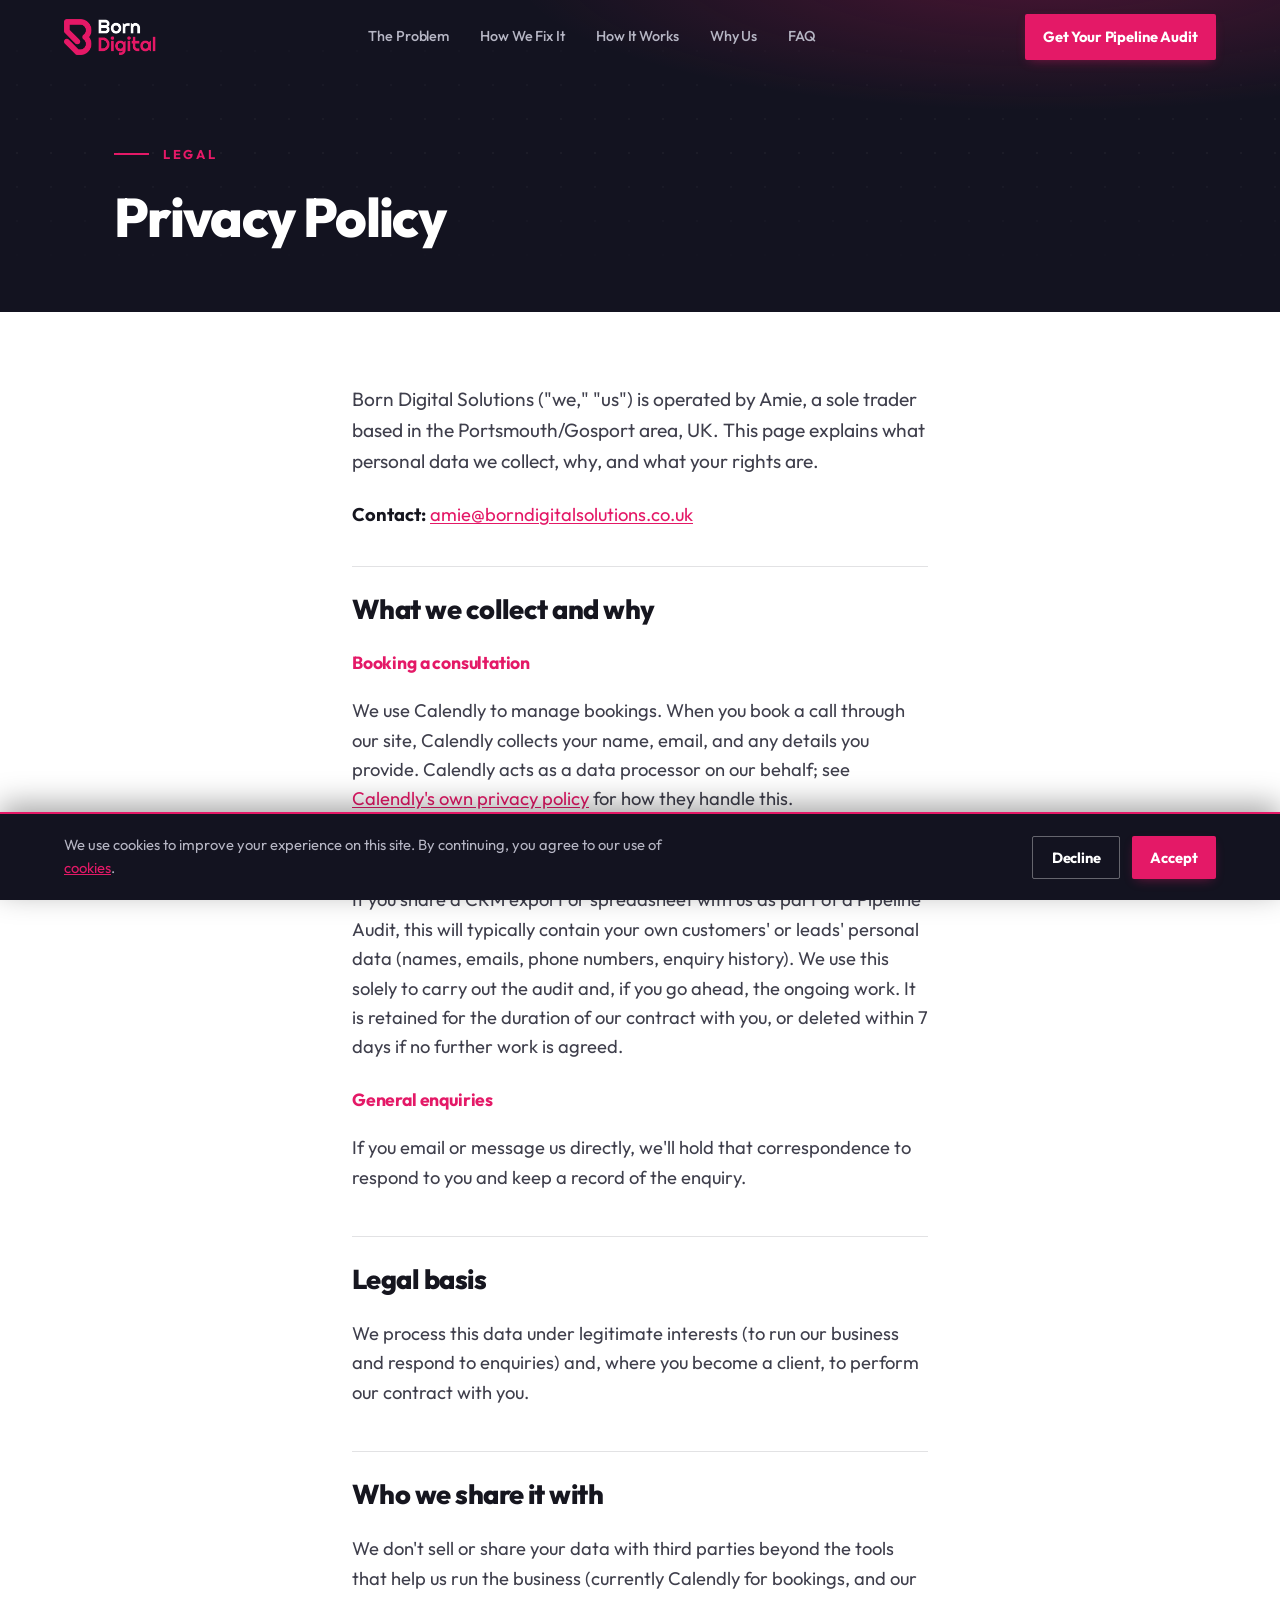
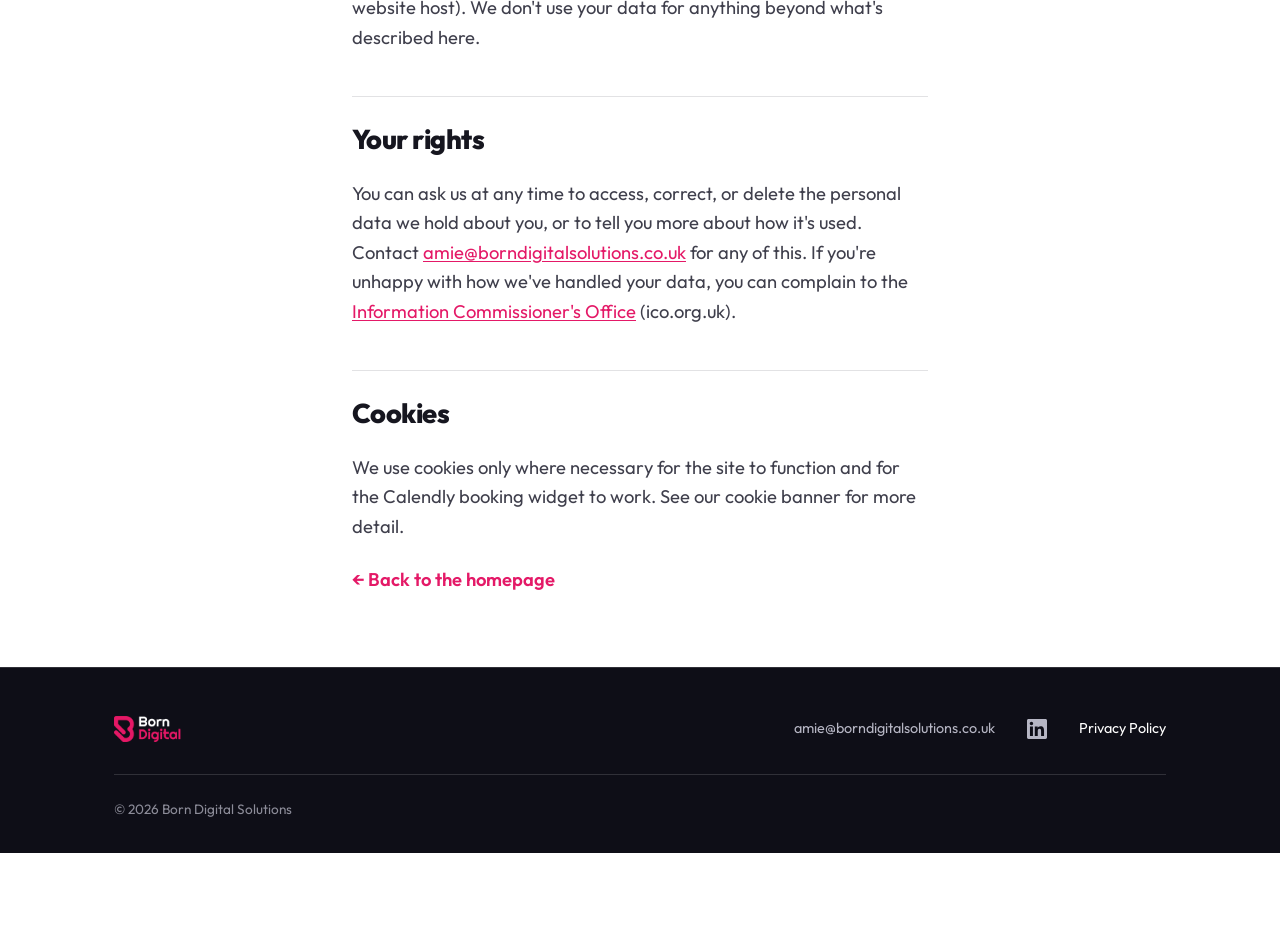
<file: privacy.html>
<!DOCTYPE html>
<html lang="en">
<head>
<meta charset="UTF-8">
<meta name="viewport" content="width=device-width, initial-scale=1">
<title>Privacy Policy — Born Digital</title>
<meta name="description" content="How Born Digital Solutions collects, uses, and protects your personal data.">
<meta name="theme-color" content="#131320">
<meta name="robots" content="noindex">
<link rel="icon" type="image/svg+xml" href="assets/favicon.svg">

<link rel="preconnect" href="https://fonts.googleapis.com">
<link rel="preconnect" href="https://fonts.gstatic.com" crossorigin>
<link href="https://fonts.googleapis.com/css2?family=Outfit:wght@300;400;500;600;700;800;900&display=swap" rel="stylesheet">

<!-- Calendly widget (loaded once) -->
<link href="https://assets.calendly.com/assets/external/widget.css" rel="stylesheet">
<script src="https://assets.calendly.com/assets/external/widget.js" type="text/javascript" async></script>

<script>document.documentElement.classList.add('js')</script>

<style>
  :root{
    --navy:#131320;
    --navy-deep:#0e0e17;
    --pink:#e41967;
    --pink-bright:#ff2f83;
    --white:#ffffff;
    --ink:#16161f;
    --ink-soft:#3f3f4c;
    --on-dark:#ffffff;
    --on-dark-soft:#b6b6c4;
    --line-dark:rgba(255,255,255,.14);
    --line-light:rgba(20,20,32,.12);
    --wrap:1180px;
    --pad:clamp(1.25rem, 5vw, 4rem);
  }

  *,*::before,*::after{box-sizing:border-box}
  html{scroll-behavior:smooth}
  @media (prefers-reduced-motion:reduce){html{scroll-behavior:auto}}

  body{
    margin:0;
    font-family:"Outfit", ui-sans-serif, system-ui, -apple-system, "Segoe UI", Roboto, Helvetica, Arial, sans-serif;
    background:var(--white);
    color:var(--ink);
    font-size:clamp(1rem, 0.95rem + 0.3vw, 1.15rem);
    line-height:1.6;
    -webkit-font-smoothing:antialiased;
    overflow-x:hidden;
  }

  h1,h2,h3{
    margin:0;
    font-weight:800;
    line-height:1.1;
    letter-spacing:-0.03em;
    overflow-wrap:break-word;
  }

  p{margin:0}
  a{color:inherit}
  img{max-width:100%;display:block}

  .wrap{max-width:var(--wrap);margin-inline:auto;padding-inline:var(--pad)}

  .eyebrow{
    display:flex;
    align-items:center;
    gap:.85rem;
    font-size:.8rem;
    font-weight:700;
    letter-spacing:.22em;
    text-transform:uppercase;
    color:var(--pink);
    margin-bottom:1.5rem;
  }
  .eyebrow::before{
    content:"";
    width:2.2rem;
    height:2px;
    background:var(--pink);
    flex:none;
  }

  /* ---------- Buttons ---------- */
  .btn{
    display:inline-flex;
    align-items:center;
    justify-content:center;
    gap:.6rem;
    background:var(--pink);
    color:#fff;
    font-family:inherit;
    font-size:1.05rem;
    font-weight:700;
    letter-spacing:-0.01em;
    text-decoration:none;
    padding:1.05rem 1.9rem;
    border:0;
    border-radius:2px;
    cursor:pointer;
    box-shadow:0 6px 18px -6px rgba(228,25,103,.5);
    transition:background .18s ease, transform .18s ease, box-shadow .18s ease;
  }
  .btn:hover{
    background:var(--pink-bright);
    transform:translateY(-2px);
    box-shadow:0 16px 32px -10px rgba(228,25,103,.6);
  }
  .btn:active{transform:translateY(0);box-shadow:0 6px 18px -6px rgba(228,25,103,.5)}
  .btn:focus-visible{outline:3px solid #fff;outline-offset:3px}
  .btn--sm{padding:.7rem 1.15rem;font-size:.92rem;border-radius:2px;box-shadow:0 4px 12px -4px rgba(228,25,103,.45)}
  .btn--ghost{
    background:transparent;
    color:var(--on-dark);
    border:1.5px solid rgba(255,255,255,.35);
    box-shadow:none;
  }
  .btn--ghost:hover{
    background:rgba(255,255,255,.08);
    border-color:rgba(255,255,255,.55);
    color:#fff;
    box-shadow:none;
  }
  .btn--ghost:active{background:rgba(255,255,255,.04)}

  /* ---------- Header ---------- */
  .site-header{
    position:fixed;
    inset:0 0 auto 0;
    z-index:50;
    display:flex;
    align-items:center;
    justify-content:space-between;
    gap:clamp(1rem, 3vw, 2.5rem);
    padding:.85rem var(--pad);
    transition:background .25s ease, box-shadow .25s ease, padding .25s ease, border-color .25s ease;
    border-bottom:1px solid transparent;
  }
  .site-header.scrolled{
    background:rgba(15,15,24,.9);
    backdrop-filter:blur(12px) saturate(1.2);
    -webkit-backdrop-filter:blur(12px) saturate(1.2);
    border-bottom-color:var(--line-dark);
    padding-block:.6rem;
  }
  .site-header__logo{flex:none;display:block;transition:opacity .2s ease}
  .site-header__logo:hover{opacity:.72}
  .site-header__logo img{height:30px;width:auto;transition:height .25s ease}
  @media (min-width:640px){.site-header__logo img{height:36px}}
  .site-header.scrolled .site-header__logo img{height:28px}

  .site-nav{
    display:flex;
    align-items:center;
    gap:clamp(1rem, 2.4vw, 2.1rem);
    margin-inline:auto;
  }
  .site-nav a{
    position:relative;
    font-size:.9rem;
    font-weight:500;
    letter-spacing:-0.005em;
    color:var(--on-dark-soft);
    text-decoration:none;
    padding-block:.35rem;
    white-space:nowrap;
    transition:color .15s ease;
  }
  .site-nav a:hover,
  .site-nav a:focus-visible{color:#fff;outline:none}

  .site-header .btn--sm{flex:none}

  @media (max-width:960px){
    .site-nav{display:none}
  }
  @media (max-width:460px){
    .site-header{padding-inline:.9rem;gap:.5rem}
    .site-header__logo img{height:24px}
    .site-header.scrolled .site-header__logo img{height:22px}
    .site-header .btn--sm{font-size:.7rem;padding:.5rem .65rem;letter-spacing:0;white-space:nowrap}
  }
  @media (max-width:360px){
    .site-header .btn--sm{font-size:.64rem;padding:.45rem .55rem}
  }

  /* ---------- Legal hero ---------- */
  .legal-hero{
    position:relative;
    background:
      radial-gradient(60% 65% at 82% -10%, rgba(228,25,103,.26), transparent 70%),
      var(--navy);
    color:var(--on-dark);
    padding:clamp(7.5rem, 16vh, 9.5rem) 0 clamp(3rem, 6vw, 4rem);
    overflow:hidden;
  }
  .legal-hero::after{
    content:"";
    position:absolute;
    inset:0;
    z-index:0;
    background-image:radial-gradient(rgba(255,255,255,.045) 1px, transparent 1.4px);
    background-size:34px 34px;
    -webkit-mask-image:linear-gradient(180deg, transparent, #000 45%, transparent 92%);
    mask-image:linear-gradient(180deg, transparent, #000 45%, transparent 92%);
    pointer-events:none;
  }
  .legal-hero .wrap{position:relative;z-index:1}
  .legal-hero h1{font-size:clamp(2.2rem, 1.6rem + 2.6vw, 3.4rem)}

  /* ---------- Legal body ---------- */
  .legal-body{padding-block:clamp(3rem, 6vw, 4.5rem)}
  .legal-content{max-width:44rem}
  .legal-content > * + *{margin-top:1.5rem}
  .legal-content .legal-lead{
    font-size:clamp(1.05rem,1rem + 0.3vw,1.2rem);
    color:var(--ink-soft);
  }
  .legal-content h2{
    font-size:clamp(1.35rem,1.2rem + 0.7vw,1.7rem);
    letter-spacing:-0.02em;
    margin-top:2.75rem;
    padding-top:1.75rem;
    border-top:1px solid var(--line-light);
  }
  .legal-content h2:first-of-type{margin-top:2.25rem}
  .legal-content h3{
    font-size:1.1rem;
    font-weight:700;
    letter-spacing:-0.01em;
    color:var(--pink);
    margin-top:1.75rem;
  }
  .legal-content p{color:var(--ink-soft)}
  .legal-content p strong{color:var(--ink)}
  .legal-content a{color:var(--pink);text-decoration:underline;text-underline-offset:2px}
  .legal-content a:hover{color:var(--pink-bright)}
  .legal-content .back-link{
    display:inline-flex;
    align-items:center;
    gap:.5rem;
    font-weight:600;
    text-decoration:none;
  }

  /* ---------- Footer ---------- */
  .site-footer{
    background:var(--navy-deep);
    color:var(--on-dark-soft);
    border-top:1px solid var(--line-dark);
    padding-block:3rem 2rem;
    font-size:.9rem;
  }
  .footer__top{
    display:flex;
    flex-wrap:wrap;
    align-items:center;
    justify-content:space-between;
    gap:1.5rem;
    padding-bottom:2rem;
    margin-bottom:1.5rem;
    border-bottom:1px solid var(--line-dark);
  }
  .footer__brand{display:block;flex:none;transition:opacity .2s ease}
  .footer__brand:hover{opacity:.75}
  .footer__brand img{height:26px;width:auto;display:block}
  .footer__links{
    display:flex;
    flex-wrap:wrap;
    align-items:center;
    gap:1rem 2rem;
    list-style:none;
    margin:0;
    padding:0;
  }
  .footer__links a{
    color:var(--on-dark-soft);
    text-decoration:none;
    transition:color .15s ease;
  }
  .footer__links a:hover,
  .footer__links a:focus-visible{color:var(--pink)}
  .footer__links a[aria-current="page"]{color:#fff}
  .footer__social{display:inline-flex;align-items:center}
  .footer__social svg{width:1.25rem;height:1.25rem;display:block;flex:none}
  .footer__bottom{
    display:flex;
    flex-wrap:wrap;
    gap:.5rem 1.5rem;
    font-size:.85rem;
    color:var(--on-dark-soft);
    opacity:.75;
  }

  /* ---------- Cookie banner ---------- */
  .cookie-banner{
    position:fixed;
    left:0;right:0;bottom:0;
    z-index:70;
    background:var(--navy);
    border-top:2px solid var(--pink);
    padding:1.25rem var(--pad);
    box-shadow:0 -8px 30px rgba(0,0,0,.35);
    transform:translateY(100%);
    transition:transform .4s cubic-bezier(.2,.6,.25,1);
  }
  .cookie-banner.is-visible{transform:translateY(0)}
  .cookie-banner__inner{
    max-width:var(--wrap);
    margin-inline:auto;
    display:flex;
    flex-wrap:wrap;
    align-items:center;
    justify-content:space-between;
    gap:1rem 1.75rem;
  }
  .cookie-banner__text{
    margin:0;
    max-width:60ch;
    color:var(--on-dark-soft);
    font-size:.92rem;
    line-height:1.55;
  }
  .cookie-banner__text a{color:var(--pink);text-decoration:underline}
  .cookie-banner__text a:hover{color:var(--pink-bright)}
  .cookie-banner__actions{display:flex;flex:none;gap:.75rem}
  @media (max-width:560px){
    .cookie-banner{padding:1.1rem 1.1rem 1.25rem}
    .cookie-banner__text{font-size:.86rem}
    .cookie-banner__inner{gap:.9rem}
  }
</style>
</head>
<body>

<header class="site-header" id="siteHeader">
  <a class="site-header__logo" href="index.html" aria-label="Born Digital — home">
    <img src="assets/Logo-White-Dual-Colour.png" alt="Born Digital">
  </a>
  <nav class="site-nav" aria-label="Page sections">
    <a href="index.html#problem">The Problem</a>
    <a href="index.html#what-we-do">How We Fix It</a>
    <a href="index.html#how-it-works">How It Works</a>
    <a href="index.html#why-us">Why Us</a>
    <a href="index.html#faq">FAQ</a>
  </nav>
  <a href=""
     class="btn btn--sm js-calendly"
     onclick="Calendly.initPopupWidget({url: 'https://calendly.com/amie-borndigitalsolutions/30min'});return false;">
    Get Your Pipeline Audit
  </a>
</header>

<main>
  <section class="legal-hero">
    <div class="wrap">
      <p class="eyebrow">Legal</p>
      <h1>Privacy Policy</h1>
    </div>
  </section>

  <section class="legal-body">
    <div class="wrap legal-content">
      <p class="legal-lead">
        Born Digital Solutions ("we," "us") is operated by Amie, a sole trader based in the
        Portsmouth/Gosport area, UK. This page explains what personal data we collect, why,
        and what your rights are.
      </p>
      <p><strong>Contact:</strong> <a href="mailto:amie@borndigitalsolutions.co.uk">amie@borndigitalsolutions.co.uk</a></p>

      <h2>What we collect and why</h2>

      <h3>Booking a consultation</h3>
      <p>
        We use Calendly to manage bookings. When you book a call through our site, Calendly
        collects your name, email, and any details you provide. Calendly acts as a data
        processor on our behalf; see
        <a href="https://calendly.com/privacy" target="_blank" rel="noopener noreferrer">Calendly's own privacy policy</a>
        for how they handle this.
      </p>

      <h3>Pipeline Audits</h3>
      <p>
        If you share a CRM export or spreadsheet with us as part of a Pipeline Audit, this
        will typically contain your own customers' or leads' personal data (names, emails,
        phone numbers, enquiry history). We use this solely to carry out the audit and, if
        you go ahead, the ongoing work. It is retained for the duration of our contract with
        you, or deleted within 7 days if no further work is agreed.
      </p>

      <h3>General enquiries</h3>
      <p>
        If you email or message us directly, we'll hold that correspondence to respond to
        you and keep a record of the enquiry.
      </p>

      <h2>Legal basis</h2>
      <p>
        We process this data under legitimate interests (to run our business and respond to
        enquiries) and, where you become a client, to perform our contract with you.
      </p>

      <h2>Who we share it with</h2>
      <p>
        We don't sell or share your data with third parties beyond the tools that help us
        run the business (currently Calendly for bookings, and our website host). We don't
        use your data for anything beyond what's described here.
      </p>

      <h2>Your rights</h2>
      <p>
        You can ask us at any time to access, correct, or delete the personal data we hold
        about you, or to tell you more about how it's used. Contact
        <a href="mailto:amie@borndigitalsolutions.co.uk">amie@borndigitalsolutions.co.uk</a>
        for any of this. If you're unhappy with how we've handled your data, you can
        complain to the
        <a href="https://ico.org.uk" target="_blank" rel="noopener noreferrer">Information Commissioner's Office</a>
        (ico.org.uk).
      </p>

      <h2>Cookies</h2>
      <p>
        We use cookies only where necessary for the site to function and for the Calendly
        booking widget to work. See our cookie banner for more detail.
      </p>

      <p><a class="back-link" href="index.html">&larr; Back to the homepage</a></p>
    </div>
  </section>
</main>

<footer class="site-footer">
  <div class="wrap">
    <div class="footer__top">
      <a class="footer__brand" href="index.html" aria-label="Born Digital — home">
        <img src="assets/Logo-White-Dual-Colour.png" alt="Born Digital">
      </a>
      <nav class="footer__links" aria-label="Footer">
        <a href="mailto:amie@borndigitalsolutions.co.uk">amie@borndigitalsolutions.co.uk</a>
        <a class="footer__social" href="https://www.linkedin.com/in/amiemurphy-borndigital/" target="_blank" rel="noopener noreferrer" aria-label="Born Digital on LinkedIn">
          <svg viewBox="0 0 24 24" aria-hidden="true" focusable="false"><path fill="currentColor" d="M20.447 20.452h-3.554v-5.569c0-1.328-.027-3.037-1.852-3.037-1.853 0-2.136 1.446-2.136 2.939v5.667H9.351V9h3.414v1.561h.046c.477-.9 1.637-1.85 3.37-1.85 3.601 0 4.267 2.37 4.267 5.455v6.286zM5.337 7.433c-1.144 0-2.063-.926-2.063-2.065 0-1.138.92-2.063 2.063-2.063 1.14 0 2.064.925 2.064 2.063 0 1.139-.925 2.065-2.064 2.065zM7.119 20.452H3.555V9h3.564v11.452zM22.225 0H1.771C.792 0 0 .774 0 1.729v20.542C0 23.227.792 24 1.771 24h20.451C23.2 24 24 23.227 24 22.271V1.729C24 .774 23.2 0 22.222 0h.003z"/></svg>
        </a>
        <a href="/privacy.html" aria-current="page">Privacy Policy</a>
      </nav>
    </div>
    <div class="footer__bottom">
      <span>&copy; <span id="year">2026</span> Born Digital Solutions</span>
    </div>
  </div>
</footer>

<div class="cookie-banner" id="cookieBanner">
  <div class="cookie-banner__inner">
    <p class="cookie-banner__text">
      We use cookies to improve your experience on this site. By continuing, you agree to
      our use of <a href="/privacy.html">cookies</a>.
    </p>
    <div class="cookie-banner__actions">
      <button class="btn btn--sm btn--ghost" type="button" id="cookieDecline">Decline</button>
      <button class="btn btn--sm" type="button" id="cookieAccept">Accept</button>
    </div>
  </div>
</div>

<script>
  // Sticky header: solid once scrolled
  (function(){
    var header = document.getElementById('siteHeader');
    var onScroll = function(){
      header.classList.toggle('scrolled', window.scrollY > 40);
    };
    onScroll();
    window.addEventListener('scroll', onScroll, {passive:true});
  })();

  // Cookie consent banner
  (function(){
    var KEY = 'bd-cookie-consent';
    var banner = document.getElementById('cookieBanner');
    if(!banner) return;
    var acceptBtn = document.getElementById('cookieAccept');
    var declineBtn = document.getElementById('cookieDecline');

    var stored;
    try { stored = localStorage.getItem(KEY); } catch(e) { stored = null; }
    // '1' is the old accepted-only value, kept for anyone who dismissed before Decline existed
    var alreadyDismissed = stored === 'accepted' || stored === 'declined' || stored === '1';

    function setBodyGap(px){
      document.body.style.paddingBottom = px ? px + 'px' : '';
    }

    function dismiss(choice){
      banner.classList.remove('is-visible');
      banner.setAttribute('inert', '');
      setBodyGap(0);
      try { localStorage.setItem(KEY, choice); } catch(e) {}
    }

    if(alreadyDismissed){
      banner.setAttribute('inert', '');
      return;
    }

    requestAnimationFrame(function(){
      banner.classList.add('is-visible');
      setBodyGap(banner.offsetHeight);
    });

    window.addEventListener('resize', function(){
      if(banner.classList.contains('is-visible')) setBodyGap(banner.offsetHeight);
    }, {passive:true});

    // Neither choice changes what loads — the site and the Calendly widget are
    // the only things running either way, nothing non-essential to switch off.
    acceptBtn.addEventListener('click', function(){ dismiss('accepted'); });
    declineBtn.addEventListener('click', function(){ dismiss('declined'); });
  })();

  // Current year
  document.getElementById('year').textContent = new Date().getFullYear();
</script>

</body>
</html>
</file>
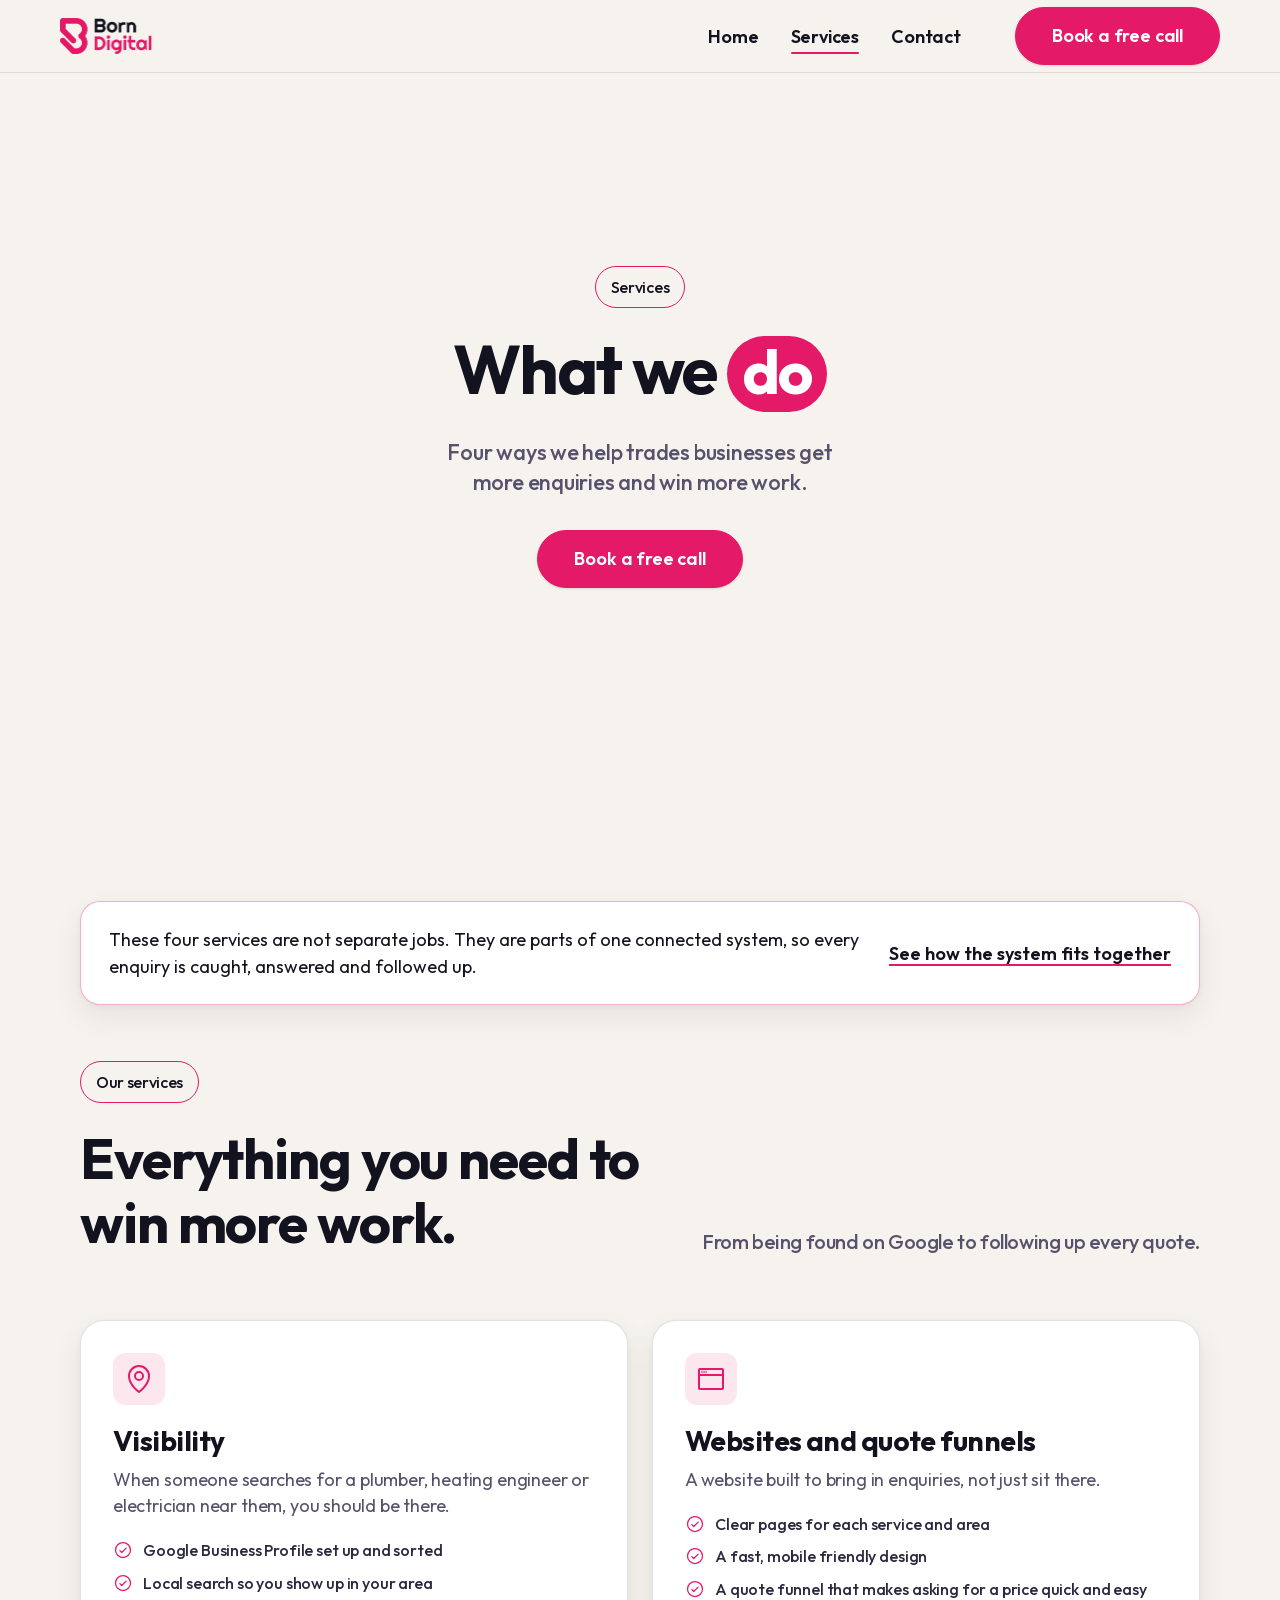
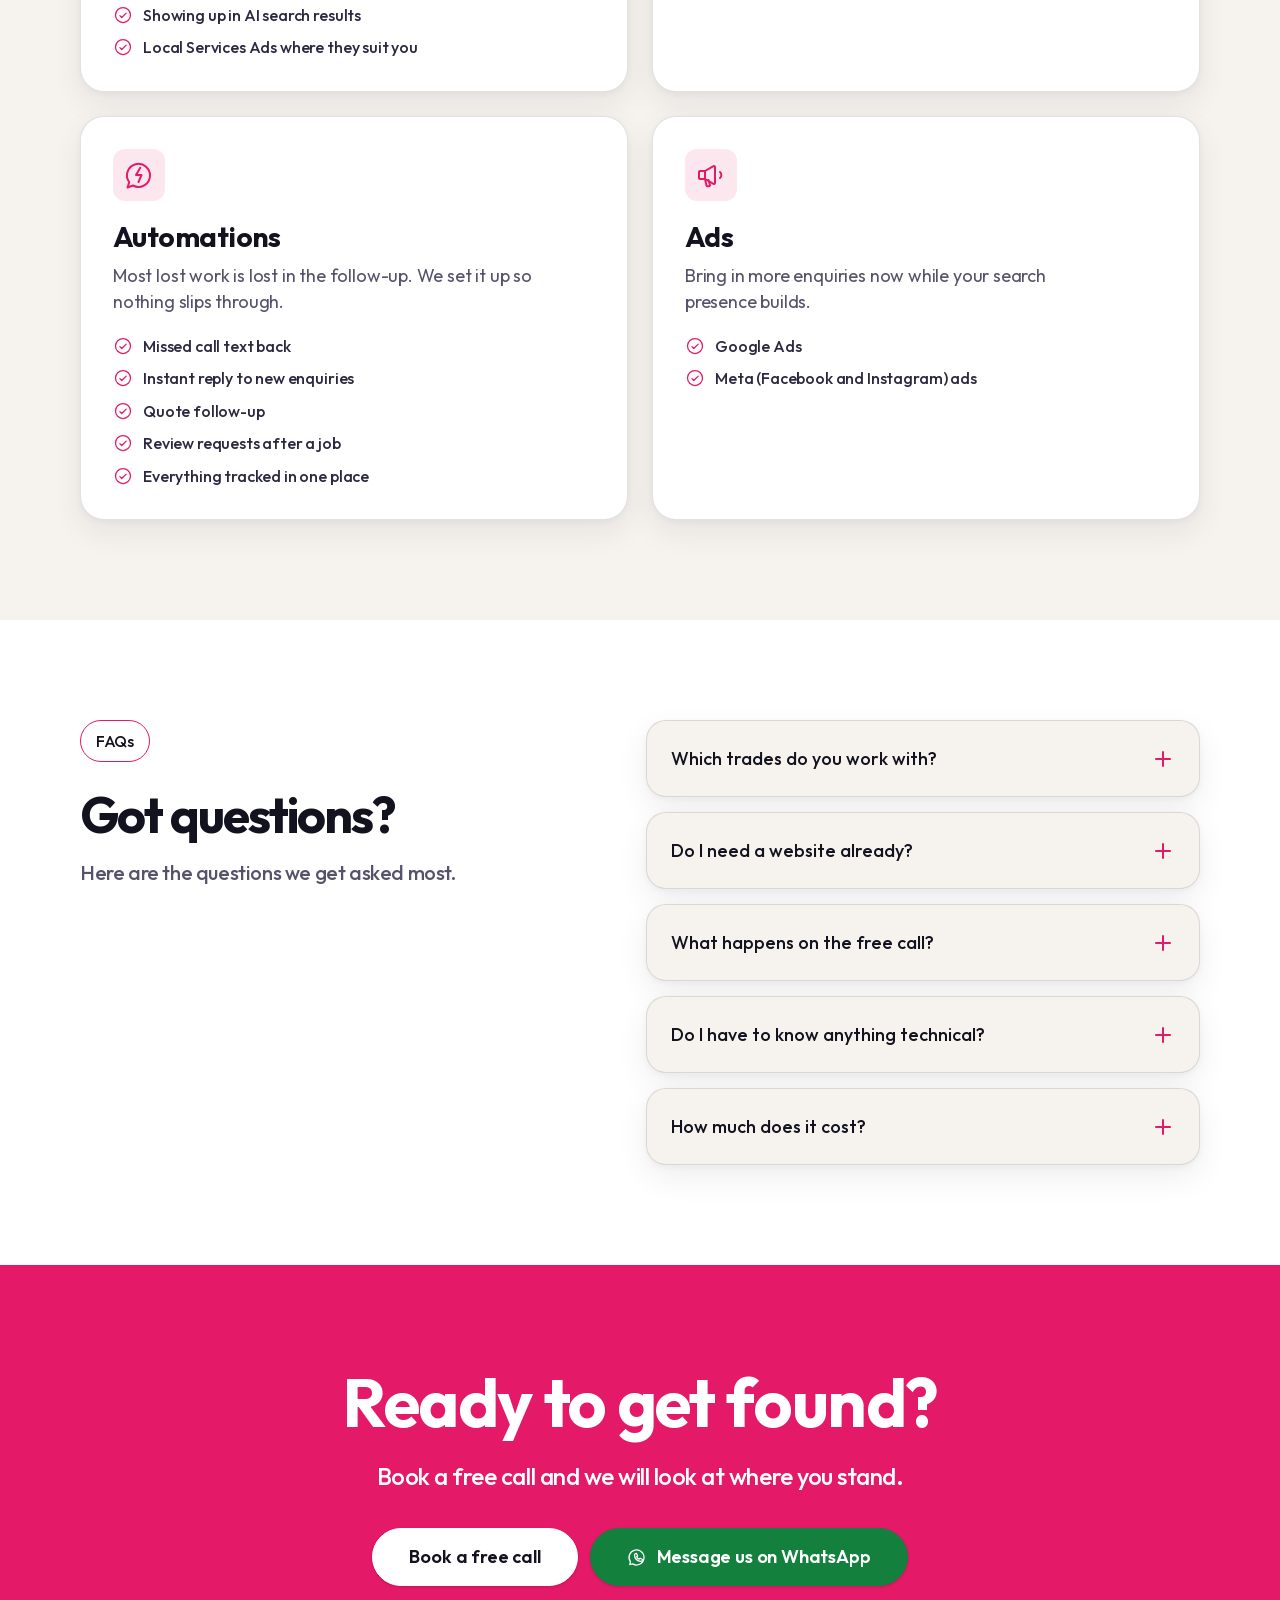
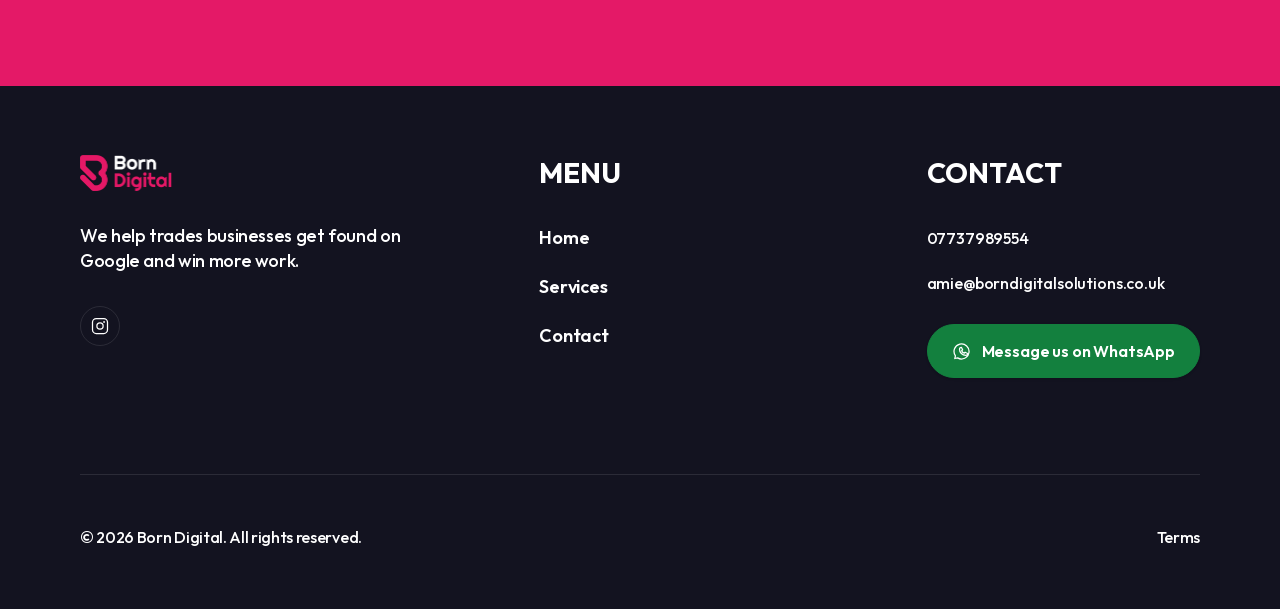
<file: services.html>
<!doctype html>
<html lang="en-GB">
<head>
  <meta charset="utf-8">
  <meta name="viewport" content="width=device-width, initial-scale=1">
  <title>Services | Born Digital</title>
  <meta name="description" content="Four ways we help trades businesses get more enquiries and win more work: visibility, websites and quote funnels, automations, and ads.">
  <link rel="canonical" href="https://www.borndigitalsolutions.co.uk/services.html">
  <meta name="theme-color" content="#131320">

  <link rel="icon" href="favicon.ico" sizes="48x48">
  <link rel="icon" type="image/png" sizes="32x32" href="favicon-32x32.png">
  <link rel="icon" type="image/png" sizes="16x16" href="favicon-16x16.png">
  <link rel="apple-touch-icon" sizes="180x180" href="apple-touch-icon.png">
  <link rel="manifest" href="site.webmanifest">

  <meta property="og:type" content="website">
  <meta property="og:site_name" content="Born Digital">
  <meta property="og:locale" content="en_GB">
  <meta property="og:title" content="Services | Born Digital">
  <meta property="og:description" content="Four ways we help trades businesses get more enquiries and win more work: visibility, websites and quote funnels, automations, and ads.">
  <meta property="og:url" content="https://www.borndigitalsolutions.co.uk/services.html">
  <meta property="og:image" content="https://www.borndigitalsolutions.co.uk/images/og-image.png">
  <meta property="og:image:width" content="1200">
  <meta property="og:image:height" content="630">
  <meta property="og:image:alt" content="Born Digital logo on a navy background">
  <meta name="twitter:card" content="summary_large_image">
  <meta name="twitter:title" content="Services | Born Digital">
  <meta name="twitter:description" content="Four ways we help trades businesses get more enquiries and win more work: visibility, websites and quote funnels, automations, and ads.">
  <meta name="twitter:image" content="https://www.borndigitalsolutions.co.uk/images/og-image.png">
  <meta name="twitter:image:alt" content="Born Digital logo on a navy background">

  <link rel="preload" href="fonts/outfit-latin.woff2" as="font" type="font/woff2" crossorigin>
  <link rel="stylesheet" href="css/style.css">
  <script>document.documentElement.classList.add("js");</script>
</head>
<body>
<a class="skip-link" href="#main">Skip to content</a>

<header class="site-header">
  <div class="site-header__bar">
    <a class="logo" href="index.html" aria-label="Born Digital home">
      <img src="images/logo-navy.png" alt="Born Digital" width="95" height="36">
    </a>
    <nav class="site-nav" aria-label="Main">
      <ul class="site-nav__links">
          <li><a href="index.html">Home</a></li>
          <li><a href="services.html" aria-current="page">Services</a></li>
          <li><a href="contact.html">Contact</a></li>
      </ul>
      <a class="btn" href="contact.html">Book a free call</a>
    </nav>
    <button class="menu-toggle" type="button" aria-expanded="false" aria-controls="mobile-menu" aria-label="Open menu">
      <span></span><span></span><span></span>
    </button>
  </div>
  <nav class="mobile-menu" id="mobile-menu" aria-label="Main" hidden>
    <a href="index.html">Home</a>
          <a href="services.html" aria-current="page">Services</a>
          <a href="contact.html">Contact</a>
    <a class="btn" href="contact.html">Book a free call</a>
  </nav>
</header>

<main id="main">
  <section class="hero hero--compact bg-cream" aria-labelledby="hero-title">
    <div class="container hero__content">
      <span class="pill reveal">Services</span>
      <h1 class="hero__title reveal" id="hero-title">What we <span class="highlight">do</span></h1>
      <p class="hero__text reveal">Four ways we help trades businesses get more enquiries and win more work.</p>
      <div class="btn-row reveal">
        <a class="btn" href="contact.html">Book a free call</a>
      </div>
    </div>
  </section>

  <section class="section bg-cream" aria-labelledby="services-title">
    <div class="container">
      <div class="system-note reveal">
        <p>These four services are not separate jobs. They are parts of one connected system, so every enquiry is caught, answered and followed up.</p>
        <a href="index.html#system">See how the system fits together</a>
      </div>
      <div class="section-head reveal">
        <span class="pill">Our services</span>
        <div class="section-head__row">
          <h2 id="services-title">Everything you need to win more work.</h2>
          <p>From being found on Google to following up every quote.</p>
        </div>
      </div>
      <div class="service-grid">
        <article class="service-card card-anim">
          <span class="icon-chip"><svg class="icon" viewBox="0 0 256 256" aria-hidden="true" focusable="false"><circle cx="128" cy="104" r="32"/><path d="M208 104c0 72-80 128-80 128S48 176 48 104a80 80 0 0 1 160 0Z"/></svg></span>
          <div class="service-card__text">
            <h3>Visibility</h3>
            <p>When someone searches for a plumber, heating engineer or electrician near them, you should be there.</p>
          </div>
          <ul class="ticks">
            <li><svg class="icon" viewBox="0 0 256 256" aria-hidden="true" focusable="false"><circle cx="128" cy="128" r="96"/><polyline points="88 136 112 160 168 104"/></svg><span>Google Business Profile set up and sorted</span></li><li><svg class="icon" viewBox="0 0 256 256" aria-hidden="true" focusable="false"><circle cx="128" cy="128" r="96"/><polyline points="88 136 112 160 168 104"/></svg><span>Local search so you show up in your area</span></li><li><svg class="icon" viewBox="0 0 256 256" aria-hidden="true" focusable="false"><circle cx="128" cy="128" r="96"/><polyline points="88 136 112 160 168 104"/></svg><span>Showing up in AI search results</span></li><li><svg class="icon" viewBox="0 0 256 256" aria-hidden="true" focusable="false"><circle cx="128" cy="128" r="96"/><polyline points="88 136 112 160 168 104"/></svg><span>Local Services Ads where they suit you</span></li>
          </ul>
        </article>
        <article class="service-card card-anim">
          <span class="icon-chip"><svg class="icon" viewBox="0 0 256 256" aria-hidden="true" focusable="false"><rect x="32" y="48" width="192" height="160" rx="8"/><line x1="32" y1="96" x2="224" y2="96"/><circle cx="60" cy="72" r="2" fill="currentColor"/><circle cx="84" cy="72" r="2" fill="currentColor"/></svg></span>
          <div class="service-card__text">
            <h3>Websites and quote funnels</h3>
            <p>A website built to bring in enquiries, not just sit there.</p>
          </div>
          <ul class="ticks">
            <li><svg class="icon" viewBox="0 0 256 256" aria-hidden="true" focusable="false"><circle cx="128" cy="128" r="96"/><polyline points="88 136 112 160 168 104"/></svg><span>Clear pages for each service and area</span></li><li><svg class="icon" viewBox="0 0 256 256" aria-hidden="true" focusable="false"><circle cx="128" cy="128" r="96"/><polyline points="88 136 112 160 168 104"/></svg><span>A fast, mobile friendly design</span></li><li><svg class="icon" viewBox="0 0 256 256" aria-hidden="true" focusable="false"><circle cx="128" cy="128" r="96"/><polyline points="88 136 112 160 168 104"/></svg><span>A quote funnel that makes asking for a price quick and easy</span></li>
          </ul>
        </article>
        <article class="service-card card-anim">
          <span class="icon-chip"><svg class="icon" viewBox="0 0 256 256" aria-hidden="true" focusable="false"><path d="M80 212l-44 16 14-42A92 92 0 1 1 80 212Z"/><path d="M138 70l-34 58h44l-24 56"/></svg></span>
          <div class="service-card__text">
            <h3>Automations</h3>
            <p>Most lost work is lost in the follow-up. We set it up so nothing slips through.</p>
          </div>
          <ul class="ticks">
            <li><svg class="icon" viewBox="0 0 256 256" aria-hidden="true" focusable="false"><circle cx="128" cy="128" r="96"/><polyline points="88 136 112 160 168 104"/></svg><span>Missed call text back</span></li><li><svg class="icon" viewBox="0 0 256 256" aria-hidden="true" focusable="false"><circle cx="128" cy="128" r="96"/><polyline points="88 136 112 160 168 104"/></svg><span>Instant reply to new enquiries</span></li><li><svg class="icon" viewBox="0 0 256 256" aria-hidden="true" focusable="false"><circle cx="128" cy="128" r="96"/><polyline points="88 136 112 160 168 104"/></svg><span>Quote follow-up</span></li><li><svg class="icon" viewBox="0 0 256 256" aria-hidden="true" focusable="false"><circle cx="128" cy="128" r="96"/><polyline points="88 136 112 160 168 104"/></svg><span>Review requests after a job</span></li><li><svg class="icon" viewBox="0 0 256 256" aria-hidden="true" focusable="false"><circle cx="128" cy="128" r="96"/><polyline points="88 136 112 160 168 104"/></svg><span>Everything tracked in one place</span></li>
          </ul>
        </article>
        <article class="service-card card-anim">
          <span class="icon-chip"><svg class="icon" viewBox="0 0 256 256" aria-hidden="true" focusable="false"><path d="M160 80v112a8 8 0 0 1-12.4 6.7L80 160H40a8 8 0 0 1-8-8V104a8 8 0 0 1 8-8h40l67.6-38.7A8 8 0 0 1 160 64Z"/><path d="M80 160l12 52a8 8 0 0 0 7.8 6.2H112a8 8 0 0 0 7.8-9.8L108 168"/><path d="M200 104a32 32 0 0 1 0 48"/><line x1="80" y1="96" x2="80" y2="160"/></svg></span>
          <div class="service-card__text">
            <h3>Ads</h3>
            <p>Bring in more enquiries now while your search presence builds.</p>
          </div>
          <ul class="ticks">
            <li><svg class="icon" viewBox="0 0 256 256" aria-hidden="true" focusable="false"><circle cx="128" cy="128" r="96"/><polyline points="88 136 112 160 168 104"/></svg><span>Google Ads</span></li><li><svg class="icon" viewBox="0 0 256 256" aria-hidden="true" focusable="false"><circle cx="128" cy="128" r="96"/><polyline points="88 136 112 160 168 104"/></svg><span>Meta (Facebook and Instagram) ads</span></li>
          </ul>
        </article>
      </div>
    </div>
  </section>

  <section class="faq bg-white" aria-labelledby="faq-title">
    <div class="container faq__inner">
      <div class="faq__head reveal">
        <span class="pill">FAQs</span>
        <h2 id="faq-title">Got questions?</h2>
        <p>Here are the questions we get asked most.</p>
      </div>
      <div class="accordion reveal">
        <div class="accordion__item">
          <h3>
            <button class="accordion__button" type="button" aria-expanded="true" aria-controls="services-faq-1" id="services-faq-btn-1">
              <span>Which trades do you work with?</span><span class="accordion__icon" aria-hidden="true"></span>
            </button>
          </h3>
          <div class="accordion__panel is-open" id="services-faq-1" role="region" aria-labelledby="services-faq-btn-1">
            <div><p>Mainly plumbers, heating engineers and electricians.</p></div>
          </div>
        </div>
        <div class="accordion__item">
          <h3>
            <button class="accordion__button" type="button" aria-expanded="true" aria-controls="services-faq-2" id="services-faq-btn-2">
              <span>Do I need a website already?</span><span class="accordion__icon" aria-hidden="true"></span>
            </button>
          </h3>
          <div class="accordion__panel is-open" id="services-faq-2" role="region" aria-labelledby="services-faq-btn-2">
            <div><p>No. If you have one that is not working for you, we can improve it. If you do not have one, we can build it.</p></div>
          </div>
        </div>
        <div class="accordion__item">
          <h3>
            <button class="accordion__button" type="button" aria-expanded="true" aria-controls="services-faq-3" id="services-faq-btn-3">
              <span>What happens on the free call?</span><span class="accordion__icon" aria-hidden="true"></span>
            </button>
          </h3>
          <div class="accordion__panel is-open" id="services-faq-3" role="region" aria-labelledby="services-faq-btn-3">
            <div><p>We talk about your business, your area and where enquiries are getting lost. You will know what to fix first, whether you work with us or not.</p></div>
          </div>
        </div>
        <div class="accordion__item">
          <h3>
            <button class="accordion__button" type="button" aria-expanded="true" aria-controls="services-faq-4" id="services-faq-btn-4">
              <span>Do I have to know anything technical?</span><span class="accordion__icon" aria-hidden="true"></span>
            </button>
          </h3>
          <div class="accordion__panel is-open" id="services-faq-4" role="region" aria-labelledby="services-faq-btn-4">
            <div><p>No. We handle the tech. You carry on doing what you are good at.</p></div>
          </div>
        </div>
        <div class="accordion__item">
          <h3>
            <button class="accordion__button" type="button" aria-expanded="true" aria-controls="services-faq-5" id="services-faq-btn-5">
              <span>How much does it cost?</span><span class="accordion__icon" aria-hidden="true"></span>
            </button>
          </h3>
          <div class="accordion__panel is-open" id="services-faq-5" role="region" aria-labelledby="services-faq-btn-5">
            <div><p>It depends on your trade and area. We will talk you through it on the call.</p></div>
          </div>
        </div>
      </div>
    </div>
  </section>

  <section class="cta" aria-labelledby="cta-title">
    <div class="container cta__inner reveal">
      <h2 id="cta-title">Ready to get found?</h2>
      <p>Book a free call and we will look at where you stand.</p>
      <div class="btn-row">
        <a class="btn btn--light" href="contact.html">Book a free call</a>
        <a class="btn btn--whatsapp" href="https://wa.me/447737989554" target="_blank" rel="noopener"><svg class="icon" viewBox="0 0 256 256" aria-hidden="true" focusable="false"><path d="M72 216l-36 8 8-34A96 96 0 1 1 72 216Z"/><path d="M96 104a24 24 0 0 1 24-24l16 32-12 12a52 52 0 0 0 32 32l12-12 32 16a24 24 0 0 1-24 24 80 80 0 0 1-80-80Z"/></svg>Message us on WhatsApp</a>
      </div>
    </div>
  </section>
</main>

<footer class="site-footer theme-dark">
  <div class="container">
    <div class="site-footer__top">
      <div class="site-footer__brand">
        <a class="logo" href="index.html" aria-label="Born Digital home">
          <img src="images/logo-white.png" alt="Born Digital" width="95" height="36" loading="lazy">
        </a>
        <p>We help trades businesses get found on Google and win more work.</p>
        <a class="social-link" href="https://www.instagram.com/borndigitalsolutions/" target="_blank" rel="noopener" aria-label="Born Digital on Instagram (opens in a new tab)"><svg class="icon" viewBox="0 0 256 256" aria-hidden="true" focusable="false"><rect x="32" y="32" width="192" height="192" rx="48"/><circle cx="128" cy="128" r="40"/><circle cx="180" cy="76" r="4" fill="currentColor"/></svg></a>
      </div>
      <div class="site-footer__cols">
        <div class="footer-col">
          <h2>Menu</h2>
          <ul>
            <li><a href="index.html">Home</a></li>
            <li><a href="services.html">Services</a></li>
            <li><a href="contact.html">Contact</a></li>
          </ul>
        </div>
        <div class="footer-col footer-col--contact">
          <h2>Contact</h2>
          <ul>
            <li><a href="tel:+447737989554">07737989554</a></li>
            <li><a href="mailto:amie@borndigitalsolutions.co.uk">amie@borndigitalsolutions.co.uk</a></li>
          </ul>
          <a class="btn btn--whatsapp footer-whatsapp" href="https://wa.me/447737989554" target="_blank" rel="noopener"><svg class="icon" viewBox="0 0 256 256" aria-hidden="true" focusable="false"><path d="M72 216l-36 8 8-34A96 96 0 1 1 72 216Z"/><path d="M96 104a24 24 0 0 1 24-24l16 32-12 12a52 52 0 0 0 32 32l12-12 32 16a24 24 0 0 1-24 24 80 80 0 0 1-80-80Z"/></svg>Message us on WhatsApp</a>
        </div>
      </div>
    </div>
    <div class="site-footer__bottom">
      <p>&copy; 2026 Born Digital. All rights reserved.</p>
      <ul class="site-footer__legal">
        <li><a href="terms.html">Terms</a></li>
      </ul>
    </div>
  </div>
</footer>

<script src="js/main.js" defer></script>
</body>
</html>
</file>
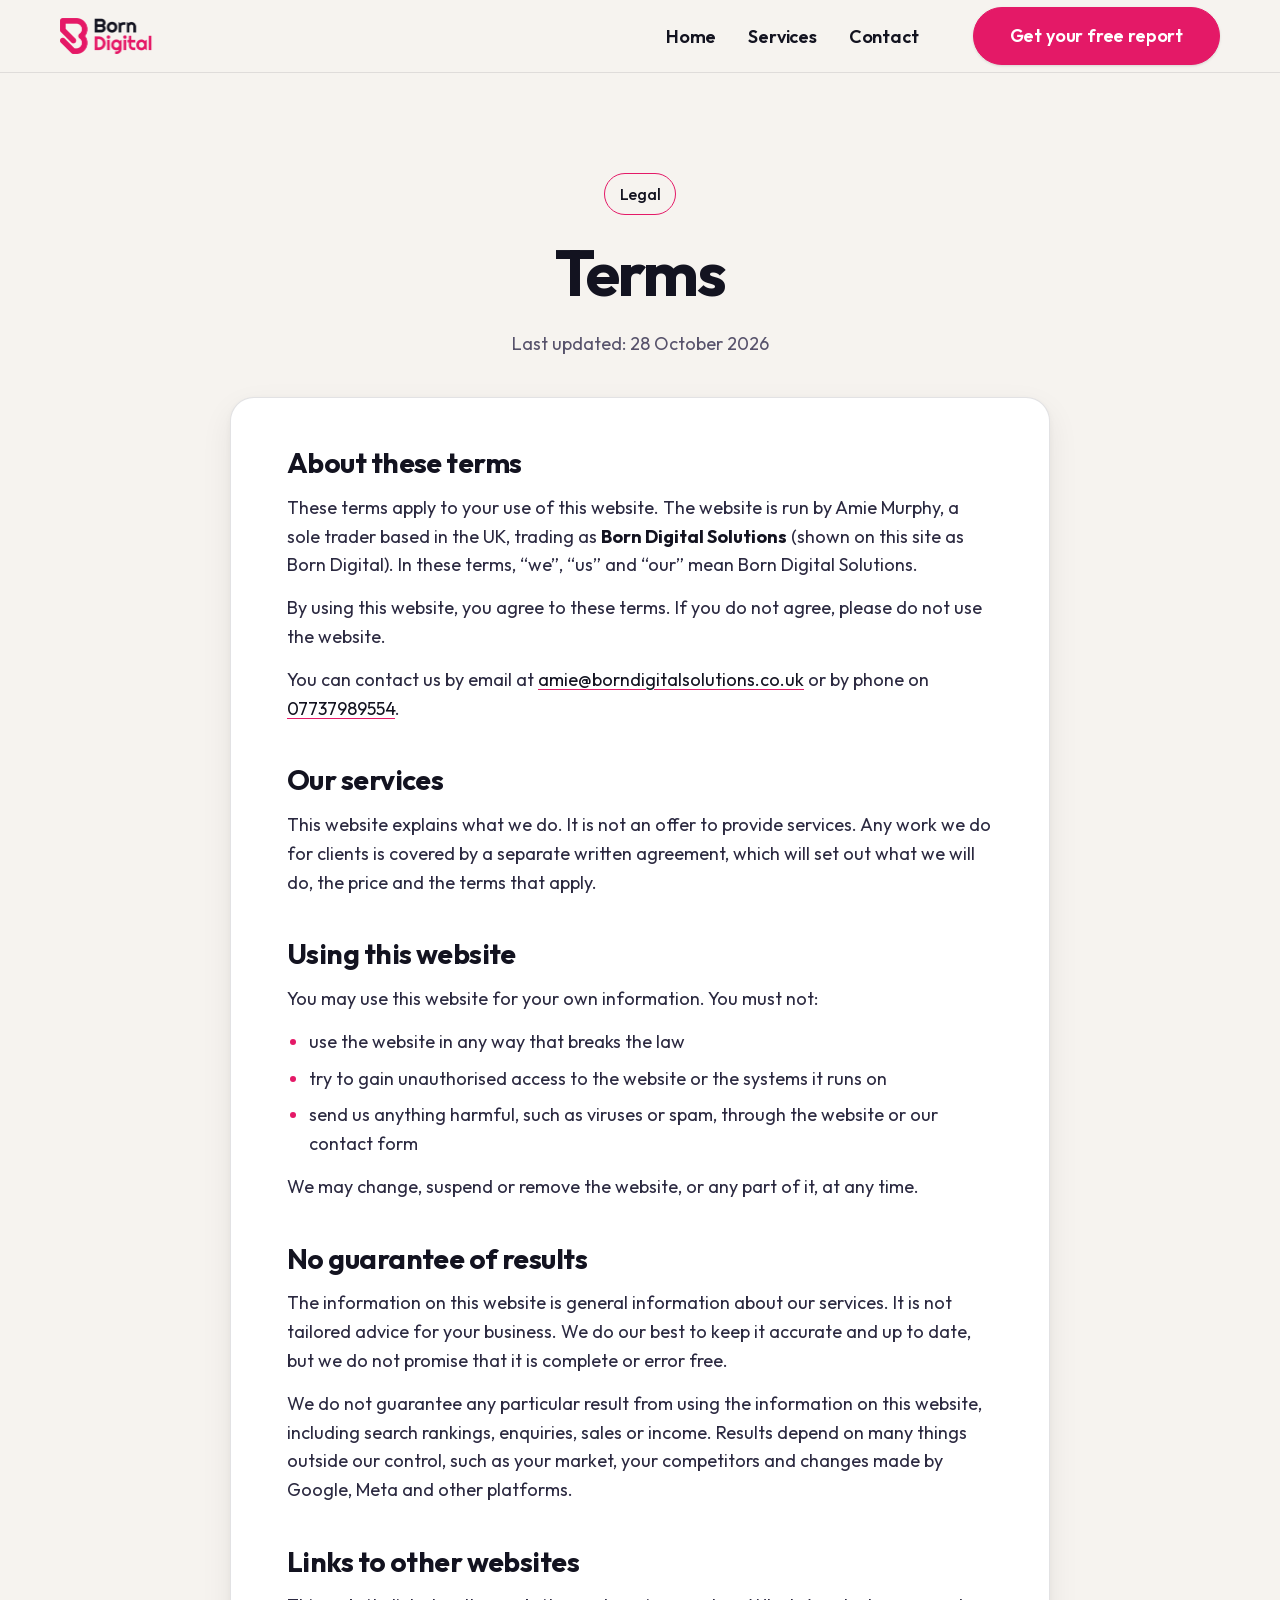
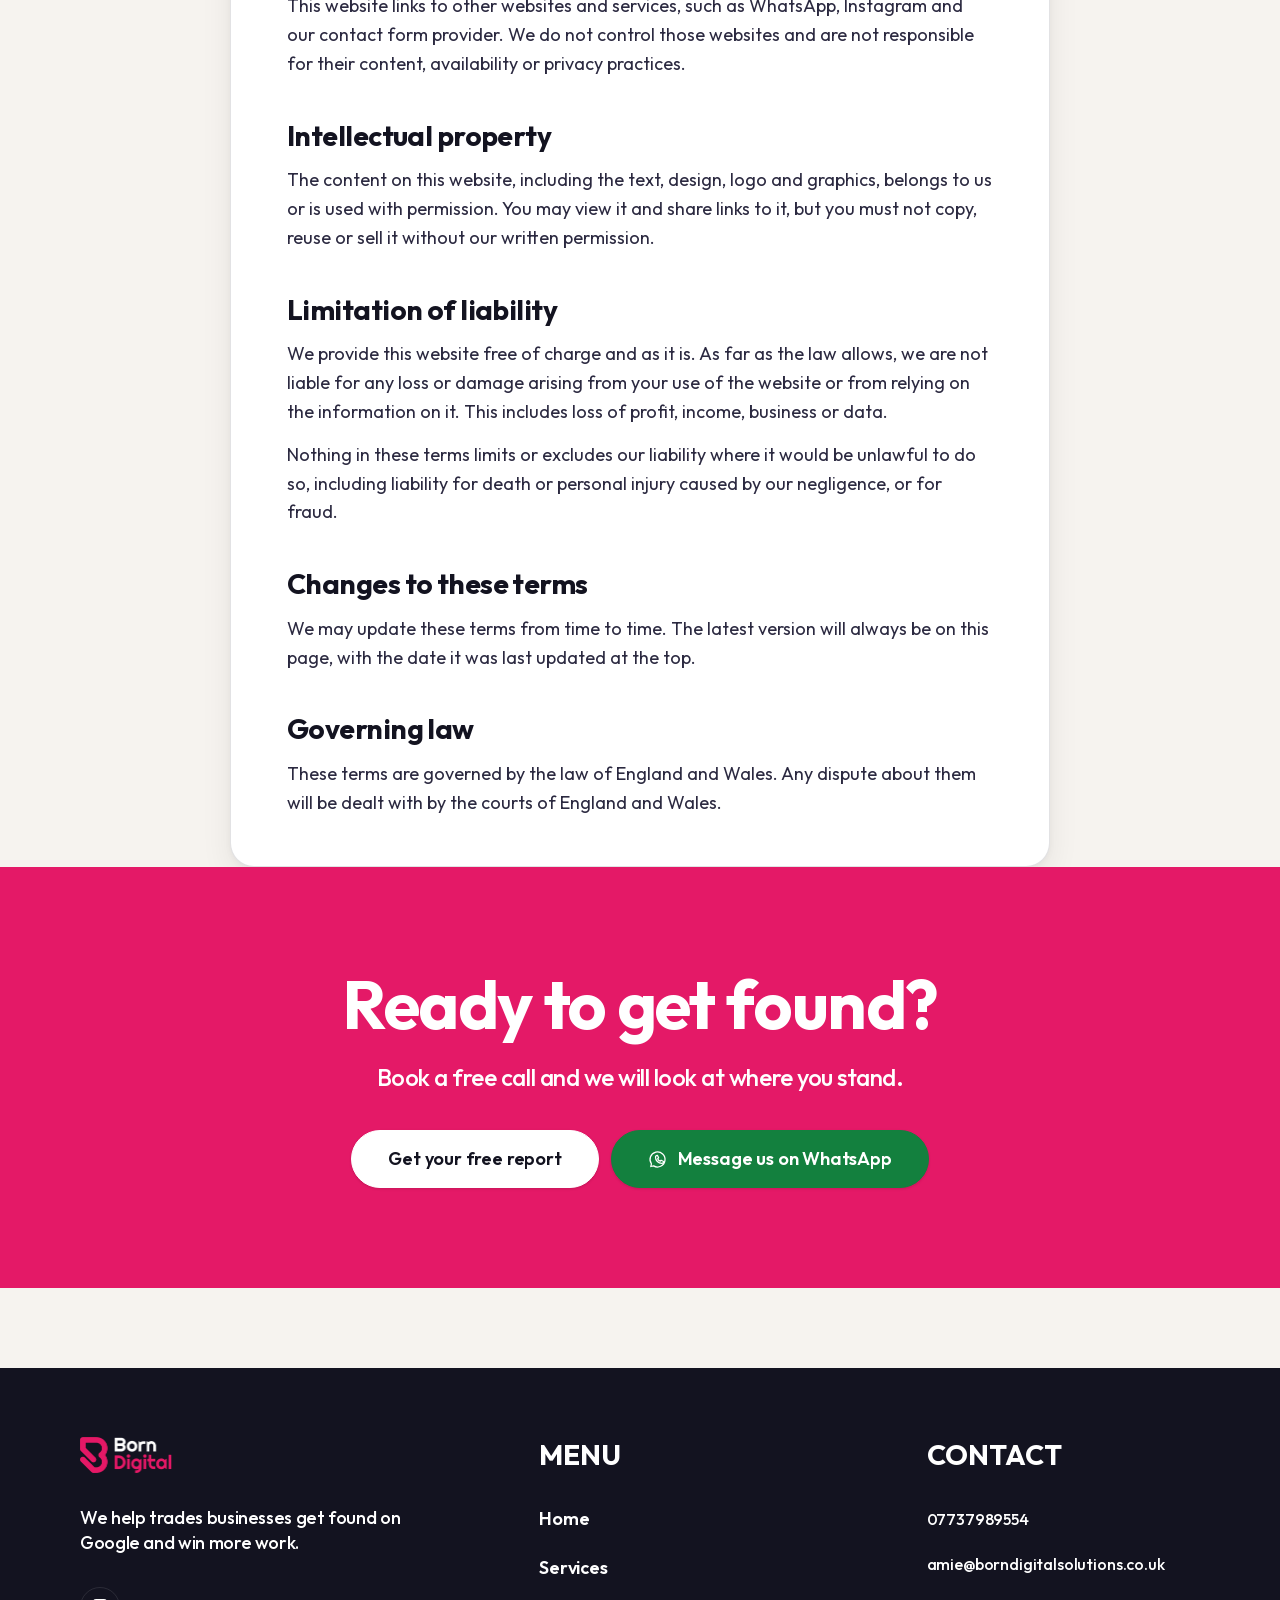
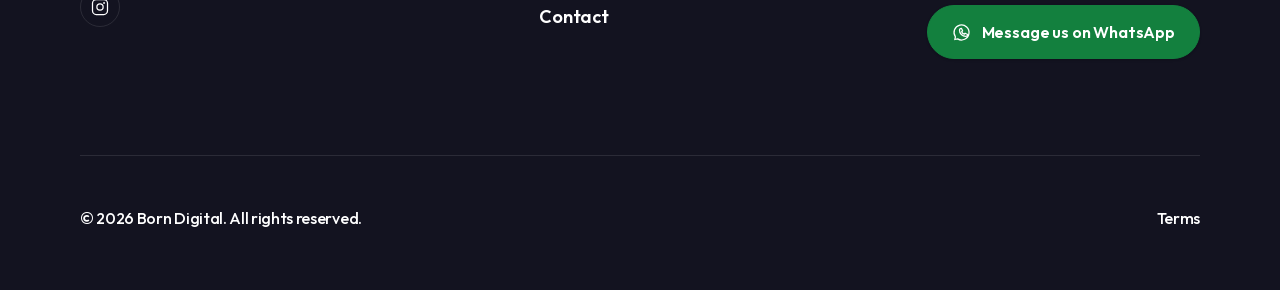
<file: terms.html>
<!doctype html>
<html lang="en-GB">
<head>
  <meta charset="utf-8">
  <meta name="viewport" content="width=device-width, initial-scale=1">
  <title>Terms | Born Digital</title>
  <meta name="description" content="The terms of use for the Born Digital Solutions website.">
  <link rel="canonical" href="https://www.borndigitalsolutions.co.uk/terms.html">
  <meta name="theme-color" content="#131320">

  <link rel="icon" href="favicon.ico" sizes="48x48">
  <link rel="icon" type="image/png" sizes="32x32" href="favicon-32x32.png">
  <link rel="icon" type="image/png" sizes="16x16" href="favicon-16x16.png">
  <link rel="apple-touch-icon" sizes="180x180" href="apple-touch-icon.png">
  <link rel="manifest" href="site.webmanifest">

  <meta property="og:type" content="website">
  <meta property="og:site_name" content="Born Digital">
  <meta property="og:locale" content="en_GB">
  <meta property="og:title" content="Terms | Born Digital">
  <meta property="og:description" content="The terms of use for the Born Digital Solutions website.">
  <meta property="og:url" content="https://www.borndigitalsolutions.co.uk/terms.html">
  <meta property="og:image" content="https://www.borndigitalsolutions.co.uk/images/og-image.png">
  <meta property="og:image:width" content="1200">
  <meta property="og:image:height" content="630">
  <meta property="og:image:alt" content="Born Digital logo on a navy background">
  <meta name="twitter:card" content="summary_large_image">
  <meta name="twitter:title" content="Terms | Born Digital">
  <meta name="twitter:description" content="The terms of use for the Born Digital Solutions website.">
  <meta name="twitter:image" content="https://www.borndigitalsolutions.co.uk/images/og-image.png">
  <meta name="twitter:image:alt" content="Born Digital logo on a navy background">

  <link rel="preload" href="fonts/outfit-latin.woff2" as="font" type="font/woff2" crossorigin>
  <link rel="stylesheet" href="css/style.css">
  <script>document.documentElement.classList.add("js");</script>
</head>
<body>
<a class="skip-link" href="#main">Skip to content</a>

<header class="site-header">
  <div class="site-header__bar">
    <a class="logo" href="index.html" aria-label="Born Digital home">
      <img src="images/logo-navy.png" alt="Born Digital" width="95" height="36">
    </a>
    <nav class="site-nav" aria-label="Main">
      <ul class="site-nav__links">
          <li><a href="index.html">Home</a></li>
          <li><a href="index.html#services">Services</a></li>
          <li><a href="index.html#start">Contact</a></li>
      </ul>
      <a class="btn" href="index.html#start">Get your free report</a>
    </nav>
    <button class="menu-toggle" type="button" aria-expanded="false" aria-controls="mobile-menu" aria-label="Open menu">
      <span></span><span></span><span></span>
    </button>
  </div>
  <nav class="mobile-menu" id="mobile-menu" aria-label="Main" hidden>
    <a href="index.html">Home</a>
          <a href="index.html#services">Services</a>
          <a href="index.html#start">Contact</a>
    <a class="btn" href="index.html#start">Get your free report</a>
  </nav>
</header>

<main id="main" class="legal-page">
  <section class="legal-hero" aria-labelledby="legal-title">
    <div class="container">
      <span class="pill">Legal</span>
      <h1 id="legal-title">Terms</h1>
      <p>Last updated: 28 October 2026</p>
    </div>
  </section>
  <div class="container">
    <article class="prose">

      <h2>About these terms</h2>
      <p>These terms apply to your use of this website. The website is run by Amie Murphy, a sole trader based in the UK, trading as <strong>Born Digital Solutions</strong> (shown on this site as Born Digital). In these terms, “we”, “us” and “our” mean Born Digital Solutions.</p>
      <p>By using this website, you agree to these terms. If you do not agree, please do not use the website.</p>
      <p>You can contact us by email at <a href="mailto:amie@borndigitalsolutions.co.uk">amie@borndigitalsolutions.co.uk</a> or by phone on <a href="tel:+447737989554">07737989554</a>.</p>

      <h2>Our services</h2>
      <p>This website explains what we do. It is not an offer to provide services. Any work we do for clients is covered by a separate written agreement, which will set out what we will do, the price and the terms that apply.</p>

      <h2>Using this website</h2>
      <p>You may use this website for your own information. You must not:</p>
      <ul>
        <li>use the website in any way that breaks the law</li>
        <li>try to gain unauthorised access to the website or the systems it runs on</li>
        <li>send us anything harmful, such as viruses or spam, through the website or our contact form</li>
      </ul>
      <p>We may change, suspend or remove the website, or any part of it, at any time.</p>

      <h2>No guarantee of results</h2>
      <p>The information on this website is general information about our services. It is not tailored advice for your business. We do our best to keep it accurate and up to date, but we do not promise that it is complete or error free.</p>
      <p>We do not guarantee any particular result from using the information on this website, including search rankings, enquiries, sales or income. Results depend on many things outside our control, such as your market, your competitors and changes made by Google, Meta and other platforms.</p>

      <h2>Links to other websites</h2>
      <p>This website links to other websites and services, such as WhatsApp, Instagram and our contact form provider. We do not control those websites and are not responsible for their content, availability or privacy practices.</p>

      <h2>Intellectual property</h2>
      <p>The content on this website, including the text, design, logo and graphics, belongs to us or is used with permission. You may view it and share links to it, but you must not copy, reuse or sell it without our written permission.</p>

      <h2>Limitation of liability</h2>
      <p>We provide this website free of charge and as it is. As far as the law allows, we are not liable for any loss or damage arising from your use of the website or from relying on the information on it. This includes loss of profit, income, business or data.</p>
      <p>Nothing in these terms limits or excludes our liability where it would be unlawful to do so, including liability for death or personal injury caused by our negligence, or for fraud.</p>

      <h2>Changes to these terms</h2>
      <p>We may update these terms from time to time. The latest version will always be on this page, with the date it was last updated at the top.</p>

      <h2>Governing law</h2>
      <p>These terms are governed by the law of England and Wales. Any dispute about them will be dealt with by the courts of England and Wales.</p>

    </article>
  </div>

  <section class="cta" aria-labelledby="cta-title">
    <div class="container cta__inner reveal">
      <h2 id="cta-title">Ready to get found?</h2>
      <p>Book a free call and we will look at where you stand.</p>
      <div class="btn-row">
        <a class="btn btn--light" href="index.html#start">Get your free report</a>
        <a class="btn btn--whatsapp" href="https://wa.me/447737989554" target="_blank" rel="noopener"><svg class="icon" viewBox="0 0 256 256" aria-hidden="true" focusable="false"><path d="M72 216l-36 8 8-34A96 96 0 1 1 72 216Z"/><path d="M96 104a24 24 0 0 1 24-24l16 32-12 12a52 52 0 0 0 32 32l12-12 32 16a24 24 0 0 1-24 24 80 80 0 0 1-80-80Z"/></svg>Message us on WhatsApp</a>
      </div>
    </div>
  </section>
</main>

<footer class="site-footer theme-dark">
  <div class="container">
    <div class="site-footer__top">
      <div class="site-footer__brand">
        <a class="logo" href="index.html" aria-label="Born Digital home">
          <img src="images/logo-white.png" alt="Born Digital" width="95" height="36" loading="lazy">
        </a>
        <p>We help trades businesses get found on Google and win more work.</p>
        <a class="social-link" href="https://www.instagram.com/borndigitalsolutions/" target="_blank" rel="noopener" aria-label="Born Digital on Instagram (opens in a new tab)"><svg class="icon" viewBox="0 0 256 256" aria-hidden="true" focusable="false"><rect x="32" y="32" width="192" height="192" rx="48"/><circle cx="128" cy="128" r="40"/><circle cx="180" cy="76" r="4" fill="currentColor"/></svg></a>
      </div>
      <div class="site-footer__cols">
        <div class="footer-col">
          <h2>Menu</h2>
          <ul>
            <li><a href="index.html">Home</a></li>
            <li><a href="index.html#services">Services</a></li>
            <li><a href="index.html#start">Contact</a></li>
          </ul>
        </div>
        <div class="footer-col footer-col--contact">
          <h2>Contact</h2>
          <ul>
            <li><a href="tel:+447737989554">07737989554</a></li>
            <li><a href="mailto:amie@borndigitalsolutions.co.uk">amie@borndigitalsolutions.co.uk</a></li>
          </ul>
          <a class="btn btn--whatsapp footer-whatsapp" href="https://wa.me/447737989554" target="_blank" rel="noopener"><svg class="icon" viewBox="0 0 256 256" aria-hidden="true" focusable="false"><path d="M72 216l-36 8 8-34A96 96 0 1 1 72 216Z"/><path d="M96 104a24 24 0 0 1 24-24l16 32-12 12a52 52 0 0 0 32 32l12-12 32 16a24 24 0 0 1-24 24 80 80 0 0 1-80-80Z"/></svg>Message us on WhatsApp</a>
        </div>
      </div>
    </div>
    <div class="site-footer__bottom">
      <p>&copy; 2026 Born Digital. All rights reserved.</p>
      <ul class="site-footer__legal">
        <li><a href="terms.html">Terms</a></li>
      </ul>
    </div>
  </div>
</footer>

<script src="js/main.js" defer></script>
</body>
</html>
</file>
<file: demos/solar-example/css/style.css>
/* Example Solar and Energy demo. Layout and type from the Volt Framer template (see _source/design-notes.md); colours from the green and cyan branding. */

:root {
  --black: #101018;
  --carbon: #161622;
  --panel: #1D1D2B;
  --line: #2E2E40;
  --mute: #9EA1B3;
  --white: #F2F4F8;
  --accent: #2EDB2E;         /* main: brand green */
  --accent-hover: #5CE45C;
  --accent-2: #00CBF5;       /* second: brand cyan */

  --ghost-border: rgba(242, 244, 248, 0.32);
  --dash: rgba(242, 244, 248, 0.36);

  --font-display: "Chakra Petch", system-ui, sans-serif;
  --font-body: "Plus Jakarta Sans", system-ui, sans-serif;

  --max: 1200px;
  --side: 40px;
  --section: 112px;
}

@media (max-width: 1199.98px) { :root { --side: 28px; --section: 88px; } }
@media (max-width: 809.98px)  { :root { --side: 16px; --section: 64px; } }

*, *::before, *::after { box-sizing: border-box; }
html { -webkit-text-size-adjust: 100%; scroll-behavior: smooth; }
body {
  margin: 0;
  background: var(--black);
  color: var(--white);
  font-family: var(--font-body);
  font-size: 16px;
  line-height: 1.6;
  letter-spacing: -0.02em;
  -webkit-font-smoothing: antialiased;
}
img { max-width: 100%; display: block; }
a { color: inherit; }
h1, h2, h3, p { margin: 0; }
ul { margin: 0; padding: 0; list-style: none; }
:focus-visible { outline: 3px solid var(--accent); outline-offset: 3px; }
::selection { background: var(--accent); color: var(--black); }

.skip-link {
  position: absolute; left: 16px; top: -60px; z-index: 100;
  background: var(--accent); color: var(--black); padding: 10px 14px; border-radius: 8px;
  font-weight: 700; text-decoration: none;
}
.skip-link:focus { top: 12px; }

/* ---------- Type ---------- */
h1 {
  font-family: var(--font-display); font-weight: 700; text-transform: uppercase;
  font-size: 76px; line-height: 0.98; letter-spacing: -0.01em;
}
.lead { color: var(--mute); font-size: 19px; line-height: 1.55; }
.label {
  font-family: var(--font-display); font-weight: 600; text-transform: uppercase;
  font-size: 13px; line-height: 1.3; letter-spacing: 0.12em; color: var(--mute);
}
@media (max-width: 1199.98px) { h1 { font-size: 60px; } .lead { font-size: 18px; } }
@media (max-width: 809.98px)  { h1 { font-size: 40px; } .lead { font-size: 17px; } }

/* ---------- Buttons ---------- */
.btn {
  display: inline-flex; align-items: center; justify-content: center; gap: 10px;
  padding: 17px 22px; border-radius: 8px; border: 1px solid transparent;
  font-family: var(--font-body); font-weight: 700; font-size: 15px; line-height: 1; letter-spacing: -0.02em;
  text-decoration: none; white-space: nowrap;
  transition: background-color .2s ease, border-color .2s ease, transform .2s ease;
}
.btn:hover { transform: translateY(-1px); }
.btn-primary { background: var(--accent); color: var(--black); }
.btn-primary:hover { background: var(--accent-hover); }
.btn-ghost { border-color: var(--ghost-border); color: var(--white); }
.btn-ghost:hover { border-color: var(--white); }

/* ---------- Header ---------- */
.site-header { position: sticky; top: 0; z-index: 50; }
.demo-banner { background: var(--accent); padding: 8px var(--side); text-align: center; }
.demo-banner p { font-size: 13px; line-height: 1.45; color: var(--black); }
.demo-banner a { text-decoration: underline; text-underline-offset: 3px; font-weight: 600; }
.demo-banner a:hover { text-decoration-thickness: 2px; }

.nav {
  background: rgba(16, 16, 24, 0.94);
  -webkit-backdrop-filter: blur(12px); backdrop-filter: blur(12px);
  border-bottom: 1px solid var(--line);
  padding: 14px var(--side);
}
.nav-inner { max-width: var(--max); margin: 0 auto; display: flex; align-items: center; justify-content: space-between; gap: 24px; }
.logo { display: flex; align-items: center; gap: 12px; text-decoration: none; }
.logo-mark {
  width: 40px; height: 40px; border-radius: 10px; background: var(--accent); color: var(--black);
  display: grid; place-items: center; flex-shrink: 0;
}
.logo-words { display: flex; flex-direction: column; gap: 3px; }
.logo-name { white-space: nowrap; font-family: var(--font-display); font-weight: 700; font-size: 22px; line-height: 1; letter-spacing: 0.02em; text-transform: uppercase; }
.logo-sub { font-family: var(--font-display); font-weight: 600; font-size: 13px; line-height: 1.3; letter-spacing: 0.12em; text-transform: uppercase; color: var(--mute); }
.btn-nav { padding: 13px 18px; gap: 8px; }
@media (max-width: 809.98px) {
  .nav { padding: 12px var(--side); }
  .logo-sub { display: none; }
  .nav-inner { gap: 12px; }
  .logo { gap: 10px; }
  .logo-name { font-size: 18px; }
  .logo-mark { width: 36px; height: 36px; }
  .btn-nav { padding: 11px 14px; }
}

/* ---------- Hero ---------- */
.hero { position: relative; overflow: clip; padding: 80px var(--side) 96px; }
.hero-bg {
  position: absolute; inset: 0; z-index: 0;
  background:
    linear-gradient(90deg, rgba(16,16,24,.97) 0%, rgba(16,16,24,.84) 46%, rgba(16,16,24,.3) 100%),
    url("../images/hero-house-solar.jpg") center 48% / cover no-repeat;
}
.hero-bg::after {
  content: ""; position: absolute; inset: auto 0 0 0; height: 160px;
  background: linear-gradient(180deg, rgba(16,16,24,0) 0%, var(--black) 100%);
}
/* Headline and copy on the left, the quote card floating on the right, centred against them. */
.hero-row {
  position: relative; z-index: 1;
  max-width: var(--max); margin: 0 auto;
  display: grid; grid-template-columns: minmax(0, 1fr) minmax(0, 440px);
  grid-template-areas: "head card" "body card";
  column-gap: 72px; row-gap: 28px;
}
.hero-head { grid-area: head; align-self: end; display: flex; flex-direction: column; gap: 28px; }
.hero-body { grid-area: body; align-self: start; display: flex; flex-direction: column; gap: 28px; }

.chip {
  align-self: flex-start; display: inline-flex; align-items: center; gap: 10px;
  padding: 8px 14px 8px 10px; border-radius: 999px;
  background: var(--panel); border: 1px solid var(--line);
  font-size: 13px; line-height: 1.45; color: var(--mute);
}
.chip-dot { width: 8px; height: 8px; border-radius: 50%; background: var(--accent-2); box-shadow: 0 0 0 4px rgba(0, 203, 245, 0.2); flex-shrink: 0; }

.buttons { display: flex; flex-wrap: wrap; gap: 12px; }
.ticks { display: flex; flex-wrap: wrap; gap: 14px 22px; padding-top: 6px; }
.ticks li { display: flex; align-items: center; gap: 8px; font-weight: 700; font-size: 15px; line-height: 1.4; }
.ticks svg { color: var(--accent-2); flex-shrink: 0; }

/* Quote card: compact and floating, with the photo showing around it. The pop-up opens out of it. */
.quote-card {
  grid-area: card; align-self: center;
  background: rgba(22, 22, 34, 0.94);
  -webkit-backdrop-filter: blur(10px); backdrop-filter: blur(10px);
  border: 1px solid var(--line);
  border-radius: 20px;
  box-shadow: 0 30px 80px rgba(0, 0, 0, 0.5);
  scroll-margin-top: 140px;
}
.quote-noscript { padding: 24px; color: var(--mute); }

@media (max-width: 1199.98px) {
  .hero { padding: 56px var(--side) 72px; }
  .hero-row {
    grid-template-columns: minmax(0, 1fr);
    grid-template-areas: "head" "card" "body";
    row-gap: 36px;
  }
  .hero-head, .hero-body { max-width: 720px; }
  .quote-card { width: 100%; max-width: 520px; }
  .hero-bg { background:
    linear-gradient(180deg, rgba(16,16,24,.88) 0%, rgba(16,16,24,.72) 45%, var(--black) 92%),
    url("../images/hero-house-solar.jpg") center 42% / cover no-repeat; }
}
@media (max-width: 809.98px) {
  .hero { padding: 36px var(--side) 56px; }
  /* Phone: headline, intro, contact buttons and ticks first, then the quote card. */
  .hero-row { grid-template-areas: "head" "body" "card"; row-gap: 24px; }
  .hero-head, .hero-body { gap: 22px; }
  .buttons .btn { flex: 1 1 100%; }
  .ticks { flex-direction: column; gap: 10px; }
  .quote-card { border-radius: 16px; max-width: none; }
}

/* ---------- Motion ---------- */
.js .reveal { opacity: 0; transform: translateY(16px); transition: opacity .6s ease, transform .6s ease; }
.js .reveal.is-in { opacity: 1; transform: none; }

@media (prefers-reduced-motion: reduce) {
  html { scroll-behavior: auto; }
  *, *::before, *::after { transition-duration: 0.01ms !important; animation-duration: 0.01ms !important; }
  .reveal { opacity: 1; transform: none; }
}

/* ---------- Menu ---------- */
.nav-right { display: flex; align-items: center; gap: 36px; }
.nav-links { display: flex; align-items: center; gap: 28px; }
.nav-links a {
  font-weight: 600; font-size: 15px; line-height: 1.2; text-decoration: none; color: var(--white);
  transition: color .2s ease;
}
.nav-links a:hover { color: var(--accent); }
.nav-phone-tools { display: none; align-items: center; gap: 8px; }
.icon-btn {
  width: 44px; height: 44px; display: grid; place-items: center;
  border-radius: 8px; border: 1px solid var(--ghost-border); background: transparent; color: var(--white);
  cursor: pointer; text-decoration: none;
}
.icon-btn:hover { border-color: var(--white); }
.menu-btn .i-close { display: none; }
.menu-btn[aria-expanded="true"] .i-open { display: none; }
.menu-btn[aria-expanded="true"] .i-close { display: block; }
.mobile-menu {
  max-width: var(--max); margin: 0 auto; padding: 16px 0 8px;
  display: flex; flex-direction: column; gap: 12px;
}
.mobile-menu[hidden] { display: none; }
.mobile-menu ul { border-top: 1px solid var(--line); }
.mobile-menu li { border-bottom: 1px solid var(--line); }
.mobile-menu li a { display: block; padding: 15px 0; font-weight: 600; font-size: 17px; text-decoration: none; }
.mobile-menu .btn { width: 100%; }
.mobile-menu ul + .btn { margin-top: 8px; }

@media (max-width: 1099.98px) {
  .nav-right { display: none; }
  .nav-phone-tools { display: flex; }
}

/* ---------- Shared section layout ---------- */
.section { padding: var(--section) var(--side); background: var(--black); }
.section-alt { background: var(--carbon); border-top: 1px solid var(--line); }
.section-tight-top { padding-top: 0; }
.inner { max-width: var(--max); margin: 0 auto; }
[id] { scroll-margin-top: 120px; }

h2 {
  font-family: var(--font-display); font-weight: 700; text-transform: uppercase;
  font-size: 50px; line-height: 1.02; letter-spacing: -0.005em;
}
h3 { font-family: var(--font-display); font-weight: 600; font-size: 24px; line-height: 1.15; letter-spacing: -0.04em; }
.eyebrow {
  font-family: var(--font-display); font-weight: 600; text-transform: uppercase;
  font-size: 14px; line-height: 1.3; letter-spacing: 0.14em; color: var(--accent);
}
.soft { color: var(--mute); font-size: 15px; line-height: 1.6; }
.label-accent { color: var(--accent); }
@media (max-width: 1199.98px) { h2 { font-size: 42px; } h3 { font-size: 22px; } }
@media (max-width: 809.98px)  { h2 { font-size: 32px; } h3 { font-size: 21px; } }

.section-head { display: flex; flex-direction: column; gap: 14px; max-width: 760px; margin-bottom: 48px; }

/* ---------- Placeholders (dashed) ---------- */
.placeholder {
  border: 1px dashed var(--dash); border-radius: 16px; color: var(--white);
  display: flex; align-items: center; justify-content: center; gap: 12px; text-align: center;
}
.placeholder svg { color: var(--accent); flex-shrink: 0; }
.placeholder p { font-weight: 700; font-size: 15px; line-height: 1.4; }
.placeholder-block { flex-direction: column; min-height: 320px; padding: 24px; }
.placeholder-short { min-height: 240px; }

.strip { background: var(--carbon); border-top: 1px solid var(--line); padding: 28px var(--side); }
.strip-inner { max-width: var(--max); margin: 0 auto; }
.placeholder-strip { border-radius: 10px; padding: 20px 16px; min-height: 70px; }

/* ---------- Service cards ---------- */
.cards { display: grid; grid-template-columns: repeat(3, minmax(0, 1fr)); gap: 20px; }
.card {
  background: var(--panel); border: 1px solid var(--line); border-radius: 16px; overflow: hidden;
  display: flex; flex-direction: column;
  transition: border-color .25s ease, transform .25s ease;
}
.card:hover { border-color: #44445C; }
.card-photo { height: 220px; padding: 14px; background-size: cover; background-position: center; }
.tag {
  display: inline-block; padding: 6px 10px; border-radius: 6px; background: rgba(16, 16, 24, 0.82);
  font-family: var(--font-display); font-weight: 600; text-transform: uppercase;
  font-size: 13px; line-height: 1.3; letter-spacing: 0.12em; color: var(--white);
}
.card-body { padding: 24px 24px 20px; display: flex; flex-direction: column; gap: 12px; flex: 1; }
.card-foot {
  margin: 0 24px 22px; padding-top: 16px; border-top: 1px solid var(--line);
  display: flex; align-items: center; justify-content: space-between; gap: 12px;
  text-decoration: none; color: var(--accent); font-weight: 700; font-size: 15px; line-height: 1.4;
}
.arrow-box {
  width: 38px; height: 38px; border-radius: 8px; border: 1px solid var(--line); color: var(--white);
  display: grid; place-items: center; flex-shrink: 0; transition: background-color .2s ease, color .2s ease, border-color .2s ease;
}
.card-foot:hover .arrow-box { background: var(--accent); border-color: var(--accent); color: var(--black); }

@media (max-width: 1199.98px) { .cards { gap: 14px; } .card-body { padding: 20px 18px 16px; } .card-foot { margin: 0 18px 18px; font-size: 14px; } }
@media (max-width: 809.98px) {
  .cards { grid-template-columns: 1fr; gap: 12px; }
  .card-body { padding: 20px 16px 16px; }
  .card-foot { margin: 0 16px 16px; }
}

/* ---------- Homes and businesses ---------- */
.split { display: grid; grid-template-columns: minmax(0, 1fr) minmax(0, 1fr); gap: 72px; align-items: center; }
.split-photo { height: 600px; border-radius: 20px; background-size: cover; background-position: center; }
.split-copy { display: flex; flex-direction: column; gap: 24px; }
.points { display: flex; flex-direction: column; gap: 12px; }
.points li { display: flex; gap: 12px; font-size: 16px; line-height: 1.6; }
.points svg { color: var(--accent-2); flex-shrink: 0; margin-top: 2px; }
.note {
  display: flex; gap: 14px; padding: 18px 20px; border-radius: 12px;
  border: 1px dashed rgba(242, 244, 248, 0.32);
}
.note svg { color: var(--accent); flex-shrink: 0; margin-top: 2px; }
@media (max-width: 1199.98px) {
  .split { grid-template-columns: 1fr; gap: 48px; }
  .split-photo { height: 440px; }
}
@media (max-width: 809.98px) {
  .split-photo { height: 260px; border-radius: 16px; }
}

/* ---------- How it works ---------- */
.steps { list-style: none; margin: 0; padding: 0; display: grid; grid-template-columns: repeat(4, minmax(0, 1fr)); gap: 20px; }
.step { padding-top: 24px; border-top: 2px solid var(--line); display: flex; flex-direction: column; gap: 14px; }
.step.is-first { border-top-color: var(--accent-2); }
.step-num {
  font-family: var(--font-display); font-weight: 700; font-size: 60px; line-height: 1; letter-spacing: -0.02em;
  color: var(--line); font-variant-numeric: tabular-nums;
}
.step.is-first .step-num { color: var(--accent-2); }
@media (max-width: 1199.98px) { .steps { grid-template-columns: repeat(2, minmax(0, 1fr)); gap: 36px 24px; } .step-num { font-size: 52px; } }
@media (max-width: 809.98px)  { .steps { grid-template-columns: 1fr; gap: 28px; } .step { padding-top: 18px; gap: 10px; } .step-num { font-size: 42px; } }

/* ---------- CTA band ---------- */
.cta { background: var(--accent); color: var(--black); padding: 96px var(--side); }
.cta-inner { display: flex; align-items: flex-end; justify-content: space-between; gap: 48px; }
.cta-copy { display: flex; flex-direction: column; gap: 18px; max-width: 700px; }
.cta h2 { color: var(--black); }
.cta .lead { color: rgba(16, 16, 24, 0.75); }
.cta-buttons { display: flex; flex-direction: column; gap: 12px; flex-shrink: 0; }
.btn-dark { background: var(--black); color: var(--white); }
.btn-dark:hover { background: #252536; }
.btn-outline-dark { border-color: var(--black); color: var(--black); padding: 16px 22px; }
.btn-outline-dark:hover { background: rgba(16, 16, 24, 0.08); }
.cta :focus-visible { outline-color: var(--black); }
@media (max-width: 1199.98px) { .cta { padding: 72px var(--side); } .cta-inner { flex-direction: column; align-items: flex-start; } .cta-buttons { flex-direction: row; flex-wrap: wrap; } }
@media (max-width: 809.98px)  { .cta { padding: 56px var(--side); } .cta-buttons { width: 100%; } .cta-buttons .btn { flex: 1 1 100%; } }

/* ---------- Footer ---------- */
.footer { background: var(--carbon); border-top: 1px solid var(--line); padding: 88px var(--side) 40px; }
.footer-inner { max-width: var(--max); margin: 0 auto; display: flex; flex-direction: column; gap: 56px; }
.footer-call {
  display: flex; align-items: flex-end; justify-content: space-between; gap: 24px;
  padding-bottom: 48px; border-bottom: 1px solid var(--line);
}
.footer-call-copy { display: flex; flex-direction: column; gap: 10px; }
.phone-big {
  font-family: var(--font-display); font-weight: 700; font-size: 56px; line-height: 1; letter-spacing: 0.01em;
  color: var(--accent); text-decoration: none; font-variant-numeric: tabular-nums;
}
.phone-big:hover { color: var(--accent-hover); }
.placeholder-chip { border-radius: 8px; padding: 10px 14px; gap: 8px; border-color: rgba(242, 244, 248, 0.4); }
.placeholder-chip p { font-weight: 400; font-size: 13px; line-height: 1.45; }

.footer-cols { display: grid; grid-template-columns: repeat(4, minmax(0, 1fr)); gap: 40px; }
.footer-col { display: flex; flex-direction: column; gap: 12px; }
.footer-col ul { display: flex; flex-direction: column; gap: 12px; color: var(--mute); font-size: 15px; line-height: 1.6; }
.footer-col a { text-decoration: none; color: var(--mute); transition: color .2s ease; }
.footer-col a:hover { color: var(--white); }
.footer-brand { gap: 14px; }
.footer-name { font-family: var(--font-display); font-weight: 600; font-size: 24px; line-height: 1.15; letter-spacing: -0.04em; }

.footer-bottom {
  display: flex; justify-content: space-between; align-items: center; gap: 16px; flex-wrap: wrap;
  font-size: 13px; line-height: 1.45; color: var(--mute);
}
.footer-bottom a { color: var(--mute); text-underline-offset: 3px; }
.footer-bottom a:hover { color: var(--white); }

@media (max-width: 1199.98px) {
  .footer { padding: 72px var(--side) 32px; }
  .footer-call { flex-direction: column; align-items: flex-start; }
  .footer-cols { grid-template-columns: repeat(2, minmax(0, 1fr)); }
  .phone-big { font-size: 48px; }
}
@media (max-width: 809.98px) {
  .footer { padding: 56px var(--side) 32px; }
  .footer-inner { gap: 40px; }
  .footer-call { padding-bottom: 36px; gap: 20px; }
  .footer-cols { grid-template-columns: 1fr; gap: 32px; }
  .phone-big { font-size: 34px; }
  .footer-bottom { flex-direction: column; align-items: flex-start; }
}

@media (prefers-reduced-motion: reduce) {
  .js .reveal { opacity: 1; transform: none; }
  .btn:hover { transform: none; }
}

/* ---------- Example projects and reviews ---------- */
.demo-note {
  display: inline-block; margin: -28px 0 28px; padding: 6px 12px; border-radius: 999px;
  border: 1px dashed var(--dash); font-size: 13px; line-height: 1.45; color: var(--mute);
}
.jobs { display: grid; grid-template-columns: repeat(3, minmax(0, 1fr)); gap: 20px; }
.job { display: flex; flex-direction: column; gap: 18px; }
.job-photo { height: 280px; padding: 14px; border-radius: 16px; background-size: cover; background-position: center; }
.tag-pin { display: inline-flex; align-items: center; gap: 6px; padding: 6px 10px 6px 8px; }
.tag-pin svg { color: var(--accent); flex-shrink: 0; }
.job-text { display: flex; flex-direction: column; gap: 8px; }

.reviews { display: grid; grid-template-columns: repeat(3, minmax(0, 1fr)); gap: 20px; }
.review {
  margin: 0; padding: 28px; border-radius: 16px;
  background: var(--panel); border: 1px solid var(--line);
  display: flex; flex-direction: column; gap: 22px;
}
.review > svg { color: var(--accent); }
.review blockquote { margin: 0; flex: 1; font-size: 18px; line-height: 1.55; color: var(--white); }
.review figcaption { display: flex; flex-direction: column; gap: 4px; padding-top: 18px; border-top: 1px solid var(--line); }
.review-name { font-weight: 700; font-size: 15px; line-height: 1.4; }
.review-detail { font-size: 13px; line-height: 1.45; color: var(--mute); }

@media (max-width: 1199.98px) {
  .jobs { grid-template-columns: repeat(2, minmax(0, 1fr)); gap: 32px 20px; }
  .jobs .job:last-child { grid-column: span 2; }
  .jobs .job:last-child .job-photo { height: 320px; }
  .reviews { grid-template-columns: 1fr; gap: 14px; }
}
@media (max-width: 809.98px) {
  .demo-note { margin: -20px 0 24px; }
  .jobs { grid-template-columns: 1fr; gap: 36px; }
  .jobs .job:last-child { grid-column: auto; }
  .jobs .job:last-child .job-photo, .job-photo { height: 220px; }
  .review { padding: 22px; gap: 16px; }
  .review blockquote { font-size: 17px; }
}
</file>
<file: css/style.css>
/* ==========================================================================
   Born Digital
   Colours and fonts first, then themes, layout, components and pages.
   ========================================================================== */

:root {
  /* Brand colours */
  --navy: #131320;          /* text on light, dark bands, footer */
  --navy-light: #1b1b2b;    /* cards on navy */
  --pink: #e41967;          /* buttons, accents, highlights, pink bands */
  --pink-hover: #c4145a;    /* button hover */
  --pink-soft: rgba(228, 25, 103, 0.14);
  --cream: #f6f3ef;         /* main light background */
  --white: #ffffff;
  --muted: #b8b3cc;         /* secondary text on navy */
  --ink-muted: #57526b;     /* secondary text on cream and white */

  /* Layout */
  --content-max: 1280px;
  --gutter: 80px;
  --header-height: 72px;

  /* Type */
  --font: "Outfit", system-ui, -apple-system, "Segoe UI", sans-serif;

  /* Motion */
  --ease: cubic-bezier(0.22, 1, 0.36, 1);
}

/* Outfit, self-hosted (variable font, weights 100 to 900) */
@font-face {
  font-family: "Outfit";
  font-style: normal;
  font-weight: 100 900;
  font-display: swap;
  src: url("../fonts/outfit-latin.woff2") format("woff2");
  unicode-range: U+0000-00FF, U+0131, U+0152-0153, U+02BB-02BC, U+02C6, U+02DA, U+02DC, U+0304, U+0308, U+0329, U+2000-206F, U+20AC, U+2122, U+2191, U+2193, U+2212, U+2215, U+FEFF, U+FFFD;
}
@font-face {
  font-family: "Outfit";
  font-style: normal;
  font-weight: 100 900;
  font-display: swap;
  src: url("../fonts/outfit-latin-ext.woff2") format("woff2");
  unicode-range: U+0100-02BA, U+02BD-02C5, U+02C7-02CC, U+02CE-02D7, U+02DD-02FF, U+1D00-1DBF, U+1E00-1E9F, U+1EF2-1EFF, U+2020, U+20A0-20AB, U+20AD-20C4, U+2113, U+2C60-2C7F, U+A720-A7FF;
}

/* ---------- Themes ----------
   Components read these variables, so the same card or accordion works on
   cream, white or navy. Light is the default; .theme-dark switches a band. */

body,
.theme-light {
  --bg: var(--cream);
  --surface: var(--white);
  --text: var(--navy);
  --text-muted: var(--ink-muted);
  --text-soft: #2b2940;
  --line: rgba(19, 19, 32, 0.12);
  --chip: rgba(228, 25, 103, 0.1);
  --shadow: 0 12px 32px rgba(19, 19, 32, 0.07), 0 2px 6px rgba(19, 19, 32, 0.04);
  --focus: var(--navy);
}
.theme-dark {
  --bg: var(--navy);
  --surface: var(--navy-light);
  --text: var(--white);
  --text-muted: var(--muted);
  --text-soft: var(--cream);
  --line: rgba(255, 255, 255, 0.1);
  --chip: var(--pink-soft);
  --shadow: 0 30px 50px rgba(0, 0, 0, 0.25);
  --focus: var(--cream);
  background: var(--bg);
  color: var(--text);
}
.bg-cream { background: var(--cream); }
.bg-white { background: var(--white); --surface: var(--cream); }

/* ---------- Base ---------- */

*,
*::before,
*::after { box-sizing: border-box; }

html {
  -webkit-text-size-adjust: 100%;
  scroll-padding-top: calc(var(--header-height) + 16px);
}

body {
  margin: 0;
  background: var(--cream);
  color: var(--navy);
  font-family: var(--font);
  font-size: 18px;
  line-height: 1.5;
  -webkit-font-smoothing: antialiased;
  -moz-osx-font-smoothing: grayscale;
  overflow-x: hidden;
}

img,
svg { display: block; max-width: 100%; }

h1, h2, h3, p, ul, ol { margin: 0; }
ul, ol { padding: 0; list-style: none; }

a { color: inherit; }

:focus-visible {
  outline: 3px solid var(--focus);
  outline-offset: 3px;
  border-radius: 6px;
}

.icon {
  width: 1em;
  height: 1em;
  flex: none;
  fill: none;
  stroke: currentColor;
  stroke-width: 16;
  stroke-linecap: round;
  stroke-linejoin: round;
}

.visually-hidden {
  position: absolute !important;
  width: 1px;
  height: 1px;
  overflow: hidden;
  clip: rect(0 0 0 0);
  white-space: nowrap;
}

.skip-link {
  position: absolute;
  left: 16px;
  top: -100px;
  z-index: 100;
  padding: 12px 20px;
  border-radius: 39px;
  background: var(--pink);
  color: var(--white);
  font-weight: 600;
  text-decoration: none;
}
.skip-link:focus { top: 12px; }

.container {
  width: 100%;
  max-width: calc(var(--content-max) + var(--gutter) * 2);
  margin: 0 auto;
  padding-left: var(--gutter);
  padding-right: var(--gutter);
}

/* ---------- Buttons ---------- */

.btn {
  display: inline-flex;
  align-items: center;
  justify-content: center;
  gap: 10px;
  padding: 16px 36px;
  border: 1px solid var(--pink);
  border-radius: 39px;
  background: var(--pink);
  color: var(--white);
  font: 600 18px/24px var(--font);
  letter-spacing: -0.01em;
  text-align: center;
  text-decoration: none;
  white-space: nowrap;
  box-shadow: 0 1px 2px rgba(3, 3, 13, 0.03), 0 1px 3px rgba(3, 3, 13, 0.1);
  transition: background-color 0.25s var(--ease), border-color 0.25s var(--ease), transform 0.25s var(--ease);
  cursor: pointer;
}
.btn:hover {
  background: var(--pink-hover);
  border-color: var(--pink-hover);
}
.btn:active { transform: scale(0.98); }

/* Secondary: white outline on light, dark fill on navy */
.btn--secondary {
  background: var(--surface);
  border-color: var(--line);
  color: var(--text);
}
.btn--secondary:hover {
  background: var(--surface);
  border-color: var(--pink);
}

/* White buttons with navy text, for the pink band */
.btn--light {
  background: var(--white);
  border-color: var(--white);
  color: var(--navy);
}
.btn--light:hover {
  background: var(--cream);
  border-color: var(--cream);
}
.btn--light .icon { color: var(--pink); font-size: 20px; }

/* WhatsApp green with white text. A slightly deeper shade than WhatsApp's bright
   #25d366 so white text stays readable (5:1 contrast; the bright green is only 2:1). */
.btn--whatsapp {
  background: #13803e;
  border-color: #13803e;
  color: var(--white);
}
.btn--whatsapp:hover {
  background: #0f6b33;
  border-color: #0f6b33;
}
.btn--whatsapp .icon { font-size: 20px; }

.btn-row {
  display: flex;
  flex-wrap: wrap;
  justify-content: center;
  gap: 12px;
}

/* ---------- Pill label ---------- */

.pill {
  display: inline-flex;
  align-items: center;
  padding: 12px 15px;
  border: 1px solid var(--pink);
  border-radius: 60px;
  color: var(--text);
  font-size: 16px;
  font-weight: 500;
  line-height: 1;
  letter-spacing: -0.02em;
}

/* ---------- Header (cream, navy text, navy logo) ---------- */

.site-header {
  position: sticky;
  top: 0;
  z-index: 50;
  background: var(--cream);
  border-bottom: 1px solid rgba(19, 19, 32, 0.1);
}

.site-header__bar {
  display: flex;
  align-items: center;
  justify-content: space-between;
  gap: 24px;
  height: var(--header-height);
  padding: 0 60px;
  max-width: 1440px;
  margin: 0 auto;
}

.logo { display: inline-flex; border-radius: 6px; }
.logo img { height: 36px; width: auto; }

.site-nav {
  display: flex;
  align-items: center;
  gap: 54px;
}
.site-nav__links {
  display: flex;
  gap: 32px;
}
.site-nav__links a {
  position: relative;
  color: var(--navy);
  font-size: 18px;
  font-weight: 600;
  letter-spacing: -0.01em;
  text-decoration: none;
  padding: 4px 0;
}
.site-nav__links a::after {
  content: "";
  position: absolute;
  left: 0;
  right: 0;
  bottom: -2px;
  height: 2px;
  border-radius: 2px;
  background: var(--pink);
  transform: scaleX(0);
  transform-origin: left;
  transition: transform 0.3s var(--ease);
}
.site-nav__links a:hover::after,
.site-nav__links a[aria-current="page"]::after { transform: scaleX(1); }

.menu-toggle {
  display: none;
  position: relative;
  width: 40px;
  height: 40px;
  padding: 0;
  border: 1px solid rgba(19, 19, 32, 0.15);
  border-radius: 8px;
  background: var(--white);
  cursor: pointer;
}
.menu-toggle span {
  position: absolute;
  left: 11px;
  right: 11px;
  height: 2px;
  border-radius: 2px;
  background: var(--navy);
  transition: transform 0.3s var(--ease), opacity 0.2s;
}
.menu-toggle span:nth-child(1) { top: 13px; }
.menu-toggle span:nth-child(2) { top: 19px; }
.menu-toggle span:nth-child(3) { top: 25px; }
.menu-toggle[aria-expanded="true"] span:nth-child(1) { transform: translateY(6px) rotate(45deg); }
.menu-toggle[aria-expanded="true"] span:nth-child(2) { opacity: 0; }
.menu-toggle[aria-expanded="true"] span:nth-child(3) { transform: translateY(-6px) rotate(-45deg); }

.mobile-menu {
  position: fixed;
  inset: var(--header-height) 0 0 0;
  z-index: 49;
  display: flex;
  flex-direction: column;
  align-items: stretch;
  padding: 40px 0;
  background: var(--cream);
  overflow-y: auto;
}
.mobile-menu[hidden] { display: none; }
.mobile-menu a:not(.btn) {
  display: block;
  padding: 24px 20px;
  border-bottom: 1px solid rgba(19, 19, 32, 0.1);
  color: var(--navy);
  font-size: 40px;
  font-weight: 700;
  line-height: 1;
  letter-spacing: 0.01em;
  text-align: center;
  text-transform: uppercase;
  text-decoration: none;
}
.mobile-menu a:not(.btn)[aria-current="page"] { color: var(--pink); }
.mobile-menu .btn { align-self: center; margin-top: 40px; }

/* ---------- Hero ---------- */

.hero {
  display: flex;
  align-items: center;
  justify-content: center;
  min-height: calc(800px - var(--header-height));
  padding: 60px 0 80px;
  text-align: center;
}
.hero__content {
  display: flex;
  flex-direction: column;
  align-items: center;
  gap: 26px;
}
.hero__title {
  color: var(--navy);
  font-size: 72px;
  font-weight: 700;
  line-height: 1.05;
  letter-spacing: -0.03em;
}
.hero__title .line { display: block; }
.highlight {
  display: inline-block;
  padding: 0.02em 0.26em 0.1em;
  border-radius: 999px;
  background: var(--pink);
  color: var(--white);
  font-size: 0.92em;
  line-height: 1.1;
}
.hero__text {
  max-width: 760px;
  color: var(--ink-muted);
  font-size: 22px;
  font-weight: 500;
  line-height: 1.35;
  letter-spacing: -0.01em;
  text-wrap: pretty;
}
.hero--compact .hero__text { max-width: 420px; }
.hero .btn-row { margin-top: 6px; }

/* Home hero: text left, search illustration right, soft glow and faded B */
.hero--home {
  position: relative;
  overflow: hidden;
  isolation: isolate;
  text-align: left;
}
.hero--home .hero__layout {
  position: relative;
  z-index: 1;
  display: grid;
  grid-template-columns: minmax(0, 1.2fr) minmax(0, 0.8fr);
  align-items: center;
  gap: 64px;
}
.hero--home .hero__content { align-items: flex-start; }
.hero--home .hero__title { font-size: 64px; }
.hero--home .hero__text { max-width: 600px; }
.hero--home .btn-row { justify-content: flex-start; }

.hero__decor {
  position: absolute;
  inset: 0;
  z-index: 0;
  overflow: hidden;
  pointer-events: none;
  user-select: none;
}
.hero__glow {
  position: absolute;
  left: 38%;
  top: 46%;
  width: min(980px, 110%);
  aspect-ratio: 16 / 9;
  border-radius: 50%;
  background: radial-gradient(closest-side, rgba(228, 25, 103, 0.13), rgba(228, 25, 103, 0.05) 45%, rgba(228, 25, 103, 0) 100%);
  filter: blur(48px);
  transform: translate(-50%, -50%) scale(1);
  animation: hero-glow-breathe 11s ease-in-out infinite;
  will-change: transform, opacity;
}
.hero__b {
  position: absolute;
  top: 50%;
  right: -10%;
  height: 86%;
  width: auto;
  max-width: none;
  opacity: 0.07;
  transform: translate3d(0, -50%, 0) rotate(-6deg);
  animation: hero-b-float 16s ease-in-out infinite;
  will-change: transform;
}
@keyframes hero-b-float {
  0%, 100% { transform: translate3d(0, -50%, 0) rotate(-6deg); }
  50% { transform: translate3d(-6px, calc(-50% - 16px), 0) rotate(-4.5deg); }
}
@keyframes hero-glow-breathe {
  0%, 100% { opacity: 1; transform: translate(-50%, -50%) scale(1); }
  50% { opacity: 0.75; transform: translate(-50%, -50%) scale(1.06); }
}

/* Search results illustration (decorative) */
.search-mock {
  display: flex;
  flex-direction: column;
  gap: 10px;
  width: 100%;
  max-width: 440px;
  justify-self: end;
  user-select: none;
}
.search-mock__card {
  padding: 18px 18px 22px;
  border: 1px solid rgba(19, 19, 32, 0.1);
  border-radius: 24px;
  background: var(--white);
  box-shadow: 0 30px 60px rgba(19, 19, 32, 0.12), 0 4px 12px rgba(19, 19, 32, 0.06);
  transform: rotate(2deg);
}
.search-mock__dots { display: flex; gap: 6px; margin-bottom: 16px; }
.search-mock__dots span { width: 10px; height: 10px; border-radius: 50%; background: rgba(19, 19, 32, 0.12); }
.search-mock__dots span:first-child { background: var(--pink); }
.search-mock__bar {
  display: flex;
  align-items: center;
  gap: 10px;
  padding: 12px 16px;
  border: 1px solid rgba(19, 19, 32, 0.12);
  border-radius: 999px;
  background: var(--cream);
  color: var(--navy);
  font-size: 16px;
  font-weight: 500;
}
.search-mock__bar .icon { color: var(--ink-muted); font-size: 18px; }
.search-mock__results {
  display: flex;
  flex-direction: column;
  gap: 12px;
  margin-top: 16px;
}
.search-mock__result {
  display: flex;
  align-items: center;
  gap: 14px;
  padding: 14px;
  border: 1px solid rgba(19, 19, 32, 0.08);
  border-radius: 16px;
}
.search-mock__thumb {
  flex: none;
  width: 44px;
  height: 44px;
  border-radius: 12px;
  background: rgba(19, 19, 32, 0.08);
}
.search-mock__lines { display: flex; flex: 1; flex-direction: column; gap: 8px; }
.search-mock__lines span { display: block; height: 10px; border-radius: 6px; background: rgba(19, 19, 32, 0.1); }
.search-mock__lines span:first-child { width: 70%; height: 12px; background: rgba(19, 19, 32, 0.16); }
.search-mock__lines span:last-child { width: 45%; }
.search-mock__result--you {
  border-color: var(--pink);
  background: rgba(228, 25, 103, 0.06);
  box-shadow: 0 10px 24px rgba(228, 25, 103, 0.15);
  transform: scale(1.03);
}
.search-mock__result--you .search-mock__thumb {
  display: flex;
  align-items: center;
  justify-content: center;
  background: var(--pink);
  color: var(--white);
  font-size: 22px;
}
.search-mock__you { display: flex; flex-direction: column; gap: 4px; }
.search-mock__you strong { color: var(--navy); font-size: 17px; font-weight: 700; }
.search-mock__you span { color: var(--ink-muted); font-size: 13px; }
.search-mock__caption {
  margin-top: 10px;
  color: var(--ink-muted);
  font-size: 12px;
  text-align: center;
}

/* ---------- Trade strip (pink band, slow marquee) ---------- */

.trade-strip {
  overflow: hidden;
  background: var(--pink);
  color: var(--white);
}
.trade-strip__track {
  display: flex;
  width: max-content;
  animation: trade-scroll 45s linear infinite;
}
.trade-strip:hover .trade-strip__track { animation-play-state: paused; }
.trade-strip__list {
  display: flex;
  flex: none;
  align-items: center;
}
.trade-strip__list li {
  display: flex;
  align-items: center;
  gap: 28px;
  padding: 18px 0 18px 28px;
  font-size: 20px;
  font-weight: 600;
  letter-spacing: -0.01em;
  white-space: nowrap;
}
.trade-strip__list li::after {
  content: "";
  width: 7px;
  height: 7px;
  border-radius: 50%;
  background: rgba(255, 255, 255, 0.7);
}
@keyframes trade-scroll {
  to { transform: translateX(-50%); }
}

/* ---------- Sections ---------- */

.section { padding: 100px 0; }

.section-head {
  display: flex;
  flex-direction: column;
  align-items: flex-start;
  gap: 24px;
  margin-bottom: 64px;
}
.section-head__row {
  display: flex;
  align-items: flex-end;
  justify-content: space-between;
  gap: 16px;
  width: 100%;
}
.section-head h2 {
  max-width: 560px;
  color: var(--text);
  font-size: 56px;
  font-weight: 700;
  line-height: 1.15;
  letter-spacing: -0.02em;
}
.section-head p {
  max-width: 550px;
  color: var(--text-muted);
  font-size: 20px;
  font-weight: 500;
  line-height: 1.4;
  letter-spacing: -0.02em;
  text-align: right;
  text-wrap: pretty;
}
.section-head--centre { align-items: center; text-align: center; }
.section-head--centre .section-head__row { flex-direction: column; align-items: center; gap: 16px; }
.section-head--centre h2 { max-width: 760px; }
.section-head--centre p { max-width: 720px; text-align: center; }

/* ---------- The system (navy band, hub and spoke) ---------- */

.system-hub { position: relative; }
.system-nodes {
  display: grid;
  grid-template-columns: minmax(0, 1fr) 260px minmax(0, 1fr);
  grid-auto-rows: 1fr;
  gap: 28px 60px;
}
.system-hub__lines {
  position: absolute;
  inset: 0;
  width: 100%;
  height: 100%;
  overflow: visible;
  pointer-events: none;
}
.system-hub__lines line {
  stroke: var(--pink);
  stroke-width: 1.5;
  stroke-dasharray: 3 7;
  stroke-linecap: round;
  opacity: 0.7;
  vector-effect: non-scaling-stroke;
  animation: hub-dash 30s linear infinite;
}
@keyframes hub-dash { to { stroke-dashoffset: -200; } }

.system-hub__centre {
  position: absolute;
  left: 50%;
  top: 50%;
  z-index: 1;
  transform: translate(-50%, -50%);
  display: flex;
  flex-direction: column;
  align-items: center;
  justify-content: center;
  gap: 12px;
  width: 240px;
  height: 240px;
  border: 1px solid rgba(228, 25, 103, 0.5);
  border-radius: 50%;
  background: radial-gradient(circle, var(--navy-light) 60%, var(--navy) 100%);
  box-shadow: 0 0 0 10px rgba(228, 25, 103, 0.08), 0 0 60px rgba(228, 25, 103, 0.25);
  text-align: center;
}
.system-hub__centre img { width: 88px; height: auto; }
.system-hub__centre p {
  max-width: 150px;
  color: var(--white);
  font-size: 18px;
  font-weight: 700;
  line-height: 1.2;
}

.system-node {
  position: relative;
  z-index: 1;
  display: flex;
  flex-direction: column;
  gap: 8px;
  padding: 22px 24px;
  border: 1px solid var(--line);
  border-radius: 20px;
  background: var(--navy-light);
}
.system-node:nth-child(1) { grid-column: 1; grid-row: 1; }
.system-node:nth-child(2) { grid-column: 3; grid-row: 1; }
.system-node:nth-child(3) { grid-column: 3; grid-row: 2; }
.system-node:nth-child(4) { grid-column: 3; grid-row: 3; }
.system-node:nth-child(5) { grid-column: 1; grid-row: 3; }
.system-node:nth-child(6) { grid-column: 1; grid-row: 2; }
.system-node h3 {
  display: flex;
  align-items: center;
  gap: 12px;
  font-size: 22px;
  font-weight: 700;
  letter-spacing: -0.02em;
}
.system-node__num {
  display: inline-flex;
  align-items: center;
  justify-content: center;
  min-width: 38px;
  height: 28px;
  padding: 0 8px;
  border-radius: 999px;
  background: var(--pink);
  color: var(--white);
  font-size: 14px;
  font-weight: 700;
  letter-spacing: 0;
}
.system-node p {
  color: var(--muted);
  font-size: 16px;
  line-height: 1.45;
}
.system-caption {
  margin-top: 48px;
  color: var(--cream);
  font-size: 20px;
  font-weight: 600;
  text-align: center;
}

/* ---------- Home: service cards (tilted 2x2) ---------- */

.offer-grid {
  display: grid;
  grid-template-columns: repeat(2, 1fr);
  gap: 53px 32px;
  padding: 0 20px;
}
.offer-card {
  display: flex;
  flex-direction: column;
  align-items: flex-start;
  padding: 37px 30px 45px;
  border: 1px solid var(--line);
  border-radius: 20px;
  background: var(--surface);
  box-shadow: var(--shadow);
  color: var(--text);
  text-decoration: none;
  transform: rotate(var(--tilt, 0deg));
}
.offer-card:nth-child(1) { --tilt: -4deg; }
.offer-card:nth-child(3) { --tilt: 4deg; }
.offer-card:nth-child(4) { --tilt: 4deg; }

.icon-chip {
  display: inline-flex;
  align-items: center;
  justify-content: center;
  border-radius: 12px;
  background: var(--chip);
  color: var(--pink);
}
.offer-card .icon-chip { width: 56px; height: 56px; font-size: 32px; }
.offer-card h3 {
  margin-top: 34px;
  font-size: 26px;
  font-weight: 700;
  line-height: 1;
  letter-spacing: -0.02em;
}
.offer-card p {
  margin-top: 17px;
  color: var(--text-muted);
  font-size: 18px;
  line-height: 1.4;
  letter-spacing: -0.02em;
}

/* ---------- Service card animations (Home and Services) ---------- */
/* Only transform and opacity are animated. The pink border and glow live on an
   overlay that fades in, so the card's own border and shadow never change. */

.card-anim {
  position: relative;
  transition:
    transform 250ms var(--ease),
    opacity 500ms var(--ease) var(--reveal-delay, 0ms),
    translate 500ms var(--ease) var(--reveal-delay, 0ms);
}
.card-anim::after {
  content: "";
  position: absolute;
  inset: -1px;
  border: 1px solid rgba(228, 25, 103, 0.4);
  border-radius: inherit;
  box-shadow: 0 0 0 1px rgba(228, 25, 103, 0.08), 0 14px 44px rgba(228, 25, 103, 0.18);
  opacity: 0;
  pointer-events: none;
  transition: opacity 250ms var(--ease);
}
.card-anim .icon-chip { transition: transform 250ms var(--ease); }

@media (hover: hover) {
  .card-anim:hover::after { opacity: 1; }
}

@media (hover: hover) and (prefers-reduced-motion: no-preference) {
  /* Lift in screen space, then apply the card's own tilt so the tilt is kept. */
  .card-anim:hover { transform: translateY(-6px) rotate(var(--tilt, 0deg)); }
  .card-anim:hover .icon-chip { transform: translateY(-3px) scale(1.08); }
}

/* Reveal on scroll. The hidden state only applies once js/main.js has run and
   added .cards-animate, so the cards stay visible if the script fails to load. */
@media (prefers-reduced-motion: no-preference) {
  .cards-animate .card-anim:not(.is-revealed) {
    opacity: 0;
    translate: 0 20px;
  }
}

/* ---------- Where enquiries get lost (comparison) ---------- */

.compare {
  border: 1px solid var(--line);
  border-radius: 24px;
  overflow: hidden;
  background: var(--white);
  box-shadow: var(--shadow);
}
.compare__head,
.compare__row {
  display: grid;
  grid-template-columns: 220px minmax(0, 1fr) minmax(0, 1fr);
}
.compare__head {
  background: var(--cream);
  font-size: 18px;
  font-weight: 700;
}
.compare__head > span { padding: 20px 28px; }
.compare__head > span:last-child { background: var(--pink); color: var(--white); }
.compare__row { border-top: 1px solid var(--line); }
.compare__row h3 {
  display: flex;
  align-items: center;
  padding: 22px 28px;
  font-size: 18px;
  font-weight: 700;
}
.compare__cell {
  display: flex;
  align-items: flex-start;
  gap: 12px;
  padding: 22px 28px;
  font-size: 17px;
  line-height: 1.45;
}
.compare__cell .icon { margin-top: 2px; font-size: 22px; }
.compare__cell--without { color: var(--ink-muted); }
.compare__cell--without .icon { color: #85819a; }
.compare__cell--with {
  background: rgba(228, 25, 103, 0.05);
  color: var(--navy);
  font-weight: 500;
}
.compare__cell--with .icon { color: var(--pink); }
.compare__tag { display: none; }

/* ---------- Home: how it works ---------- */
/* Measurements follow the Framer "How it works" section. */

.steps {
  display: grid;
  grid-template-columns: repeat(3, minmax(0, 1fr));
  gap: 53px 34px;
  padding-top: 60px;
}
.step {
  position: relative;
  display: flex;
  flex-direction: column;
  gap: 10px;
  min-height: 531px;
  padding: 17px 17px 40px;
  border-radius: 39px;
  background: var(--surface);
  box-shadow: var(--shadow);
  transform: rotate(var(--tilt, 0deg));
}
.step:nth-child(1) { --tilt: -2deg; }
.step:nth-child(3) { --tilt: 2deg; }

/* Number tab with curved shoulders */
.step__tab {
  position: absolute;
  left: 50%;
  bottom: 100%;
  width: 112px;
  height: 55px;
  margin-bottom: -1px;
  transform: translateX(-50%);
  display: flex;
  align-items: center;
  justify-content: center;
  border-radius: 22px 22px 0 0;
  background: var(--surface);
  color: var(--pink);
  font-size: 24px;
  font-weight: 700;
  letter-spacing: -0.02em;
}
.step__tab::before,
.step__tab::after {
  content: "";
  position: absolute;
  bottom: 0;
  width: 24px;
  height: 24px;
}
.step__tab::before {
  right: 100%;
  background: radial-gradient(circle at 0 0, transparent 23.5px, var(--surface) 24px);
}
.step__tab::after {
  left: 100%;
  background: radial-gradient(circle at 100% 0, transparent 23.5px, var(--surface) 24px);
}

/* Illustration panel (decorative) */
.mock {
  display: flex;
  height: 298px;
  padding: 14px;
  border-radius: 28px;
  background: var(--chip);
  color: var(--text);
  cursor: default;
  user-select: none;
}
.mock__ui {
  display: flex;
  flex: 1;
  min-width: 0;
  flex-direction: column;
  justify-content: flex-start;
  gap: 11px;
  padding: 14px 16px;
  border: 1px solid var(--line);
  border-radius: 22px;
  background: var(--surface);
  overflow: hidden;
  line-height: 1;
}
.mock__ui--centre { justify-content: center; padding: 16px; border-radius: 24px; }
.mock__ui--gap15 { gap: 15px; }
.mock__ui--gap19 { gap: 19px; }

.mock .icon { flex: none; }

.mock__head {
  display: flex;
  align-items: center;
  justify-content: space-between;
  gap: 10px;
  min-height: 28px;
}
.mock__title {
  display: flex;
  align-items: center;
  gap: 10px;
  min-width: 0;
  font-size: 17px;
  font-weight: 700;
  white-space: nowrap;
}
.mock__title--tight { gap: 5px; }
.mock__title .icon { color: var(--pink); font-size: 20px; }

.mock__placeholder {
  flex: none;
  width: 50px;
  height: 25px;
  border-radius: 35px;
  background: var(--chip);
}

.mock__divider { display: block; flex: none; height: 1px; background: var(--line); }

.mock__label {
  color: var(--text-muted);
  font-size: 13px;
  white-space: nowrap;
}

.mock__row {
  display: flex;
  align-items: center;
  justify-content: space-between;
  gap: 10px;
  min-height: 24px;
}
.mock__row-name {
  display: flex;
  align-items: center;
  gap: 9px;
  font-size: 13px;
  font-weight: 500;
  white-space: nowrap;
}
.mock__row-name .icon { color: var(--pink); font-size: 22px; }

.mock__bar {
  flex: 0 1 var(--w, 100px);
  min-width: 0;
  height: 22px;
  border-radius: 12px;
  background: var(--chip);
}
.mock__bar--round { border-radius: 11px; }

.mock__item {
  display: flex;
  flex: none;
  align-items: center;
  gap: 8px;
  min-width: 0;
}
.mock__item > span:last-child { min-width: 0; }
.mock__item--wide { gap: 15px; }
.mock__chip {
  display: inline-flex;
  flex: none;
  align-items: center;
  justify-content: center;
  width: 30px;
  height: 30px;
  border-radius: 8px;
  background: var(--chip);
  color: var(--pink);
  font-size: 18px;
}
.mock__item-title { display: block; font-size: 12px; white-space: nowrap; }
.mock__item-sub {
  display: block;
  margin-top: 4px;
  color: var(--text-muted);
  font-size: 10px;
  line-height: 1.1;
  white-space: nowrap;
}
.mock__item-sub--small { font-size: 9px; }

.mock__action {
  display: inline-flex;
  flex: none;
  padding: 5px;
  border-radius: 7px;
  background: var(--chip);
  color: var(--text-muted);
  font-size: 20px;
}

.mock__badge {
  display: inline-flex;
  flex: none;
  align-items: center;
  gap: 6px;
  padding: 6px 8px;
  border-radius: 7px;
  background: var(--chip);
  color: var(--text);
  font-size: 11px;
  letter-spacing: -0.03em;
  white-space: nowrap;
}
.mock__badge::before {
  content: "";
  width: 5px;
  height: 5px;
  border-radius: 50%;
  background: var(--pink);
}

/* "Start the check" is part of the picture only: not a link or button. */
.mock__button {
  position: relative;
  display: flex;
  align-items: center;
  justify-content: center;
  margin-top: auto;
  padding: 10px 16px;
  border-radius: 8px;
  background: var(--pink);
  color: var(--white);
  font-size: 12px;
  pointer-events: none;
}
.mock__cursor {
  position: absolute;
  left: 72%;
  top: 50%;
  margin-top: -6px;
  color: var(--white);
  font-size: 16px;
}

.mock__group { display: flex; flex-direction: column; gap: 15px; }
.mock__stack { display: flex; flex-direction: column; gap: 10px; }
.mock__enquiry {
  display: flex;
  align-items: flex-end;
  gap: 4px;
  white-space: nowrap;
}
.mock__enquiry strong { font-size: 17px; font-weight: 600; letter-spacing: -0.02em; }
.mock__enquiry span { color: var(--text-muted); font-size: 12px; }

.mock__progress {
  display: flex;
  align-items: center;
  gap: 12px;
}
.mock__progress .icon,
.mock__task .icon { color: var(--pink); font-size: 22px; }
.mock__track {
  display: block;
  width: 74.5%;
  height: 19px;
  border-radius: 200px;
  background: var(--chip);
  overflow: hidden;
}
.mock__fill {
  display: block;
  width: 81%;
  height: 100%;
  border-radius: 200px;
  background: var(--pink);
}

.mock__row--task { padding: 4px 8px 4px 0; }
.mock__task {
  display: flex;
  align-items: center;
  gap: 5px;
  color: var(--text-muted);
  font-size: 13px;
  white-space: nowrap;
}
.mock__task--todo { gap: 7px; }
.mock__empty-check {
  flex: none;
  width: 19px;
  height: 20px;
  border: 1px solid var(--line);
  border-radius: 50%;
}
.mock__end-icon { color: var(--text); font-size: 18px; }

.step__text {
  display: flex;
  flex-direction: column;
  gap: 18px;
  padding: 32px 14px 0;
  text-align: center;
}
.step__text h3 {
  font-size: 30px;
  font-weight: 700;
  line-height: 1;
  letter-spacing: -0.02em;
}
.step__text p {
  color: var(--text);
  font-size: 15px;
  line-height: 1.4;
  letter-spacing: -0.02em;
}

/* ---------- Is it for you ---------- */

.fit-grid {
  display: grid;
  grid-template-columns: repeat(2, minmax(0, 1fr));
  gap: 24px;
}
.fit-card {
  display: flex;
  flex-direction: column;
  gap: 24px;
  padding: 36px;
  border: 1px solid var(--line);
  border-radius: 24px;
  background: var(--cream);
}
.fit-card--yes { border-color: rgba(228, 25, 103, 0.35); background: rgba(228, 25, 103, 0.04); }
.fit-card h3 { font-size: 28px; font-weight: 700; letter-spacing: -0.02em; }
.fit-list { display: flex; flex-direction: column; gap: 16px; }
.fit-list li {
  display: flex;
  align-items: flex-start;
  gap: 12px;
  font-size: 18px;
  line-height: 1.45;
}
.fit-list .icon { margin-top: 2px; font-size: 24px; }
.fit-card--yes .icon { color: var(--pink); }
.fit-card--no li { color: var(--ink-muted); }
.fit-card--no .icon { color: #85819a; }

/* ---------- About (navy band) ---------- */

.about {
  padding: 100px 0;
  text-align: center;
}
.about__inner {
  display: flex;
  flex-direction: column;
  align-items: center;
  gap: 40px;
}
.about__head {
  display: flex;
  flex-direction: column;
  align-items: center;
  gap: 24px;
}
.about h2 {
  font-size: 40px;
  font-weight: 700;
  line-height: 1.1;
  letter-spacing: -0.02em;
}
.about p {
  max-width: 619px;
  margin-top: -8px;
  color: var(--text-muted);
  font-size: 20px;
  font-weight: 500;
  line-height: 1.4;
  letter-spacing: -0.02em;
}

/* ---------- FAQ ---------- */

.faq { padding: 100px 0; }
.faq__inner {
  display: grid;
  grid-template-columns: 1fr 1fr;
  gap: 12px;
  align-items: start;
}
.faq__head {
  display: flex;
  flex-direction: column;
  align-items: flex-start;
  gap: 20px;
}
.faq__head h2 {
  font-size: 50px;
  font-weight: 700;
  line-height: 1.3;
  letter-spacing: -2px;
}
.faq__head p {
  max-width: 619px;
  margin-top: -8px;
  color: var(--text-muted);
  font-size: 20px;
  font-weight: 500;
  line-height: 1.4;
  letter-spacing: -0.02em;
}

.accordion {
  display: flex;
  flex-direction: column;
  gap: 15px;
}
.accordion__item {
  border: 1px solid var(--line);
  border-radius: 20px;
  background: var(--surface);
  box-shadow: var(--shadow);
  transition: border-color 0.3s var(--ease);
}
.accordion__item:has(.accordion__button[aria-expanded="true"]) { border-color: rgba(228, 25, 103, 0.45); }
.accordion__item h3 { font: inherit; }
.accordion__button {
  display: flex;
  align-items: flex-start;
  justify-content: space-between;
  gap: 20px;
  width: 100%;
  padding: 24px;
  border: 0;
  border-radius: 20px;
  background: none;
  color: var(--text);
  font: 500 18px/1.5 var(--font);
  text-align: left;
  cursor: pointer;
}
.accordion__icon {
  position: relative;
  flex: none;
  width: 24px;
  height: 24px;
  margin-top: 2px;
}
.accordion__icon::before,
.accordion__icon::after {
  content: "";
  position: absolute;
  left: 4px;
  right: 4px;
  top: 11px;
  height: 2px;
  border-radius: 2px;
  background: var(--pink);
  transition: transform 0.3s var(--ease);
}
.accordion__icon::after { transform: rotate(90deg); }
.accordion__button[aria-expanded="true"] .accordion__icon::after { transform: rotate(0deg); }

.accordion__panel {
  display: grid;
  grid-template-rows: 0fr;
  transition: grid-template-rows 0.35s var(--ease);
}
.accordion__panel.is-open { grid-template-rows: 1fr; }
.accordion__panel > div { overflow: hidden; }
.accordion__panel p {
  margin: 0 24px 24px;
  padding-top: 20px;
  border-top: 1px solid var(--line);
  color: var(--text-muted);
  font-size: 18px;
  font-weight: 500;
  line-height: 1.5;
}

/* ---------- Closing call to action (pink band) ---------- */

.cta {
  padding: 100px 0;
  background: var(--pink);
  color: var(--white);
  text-align: center;
}
.cta__inner {
  display: flex;
  flex-direction: column;
  align-items: center;
  gap: 20px;
}
.cta h2 {
  font-size: 68px;
  font-weight: 700;
  line-height: 1.1;
  letter-spacing: -0.02em;
}
.cta p {
  max-width: 640px;
  font-size: 24px;
  font-weight: 500;
  line-height: 1.35;
  letter-spacing: -0.02em;
}
.cta .btn-row { margin-top: 16px; }
.cta :focus-visible { outline-color: var(--white); }

/* ---------- Footer (navy) ---------- */

.site-footer {
  padding: 69px 0 60px;
}
.site-footer__top {
  display: flex;
  justify-content: space-between;
  gap: 40px;
}
.site-footer__brand {
  display: flex;
  flex-direction: column;
  align-items: flex-start;
  gap: 32px;
  max-width: 348px;
}
.site-footer__brand p {
  font-size: 18px;
  font-weight: 500;
  line-height: 1.4;
  letter-spacing: -0.02em;
}
.social-link {
  display: inline-flex;
  align-items: center;
  justify-content: center;
  width: 40px;
  height: 40px;
  border: 1px solid var(--line);
  border-radius: 50%;
  font-size: 20px;
  transition: border-color 0.25s var(--ease), color 0.25s var(--ease);
}
.social-link:hover { border-color: var(--pink); color: var(--pink); }

.site-footer__cols {
  display: flex;
  justify-content: space-between;
  gap: 40px;
  width: 59%;
}
.footer-col h2 {
  margin-bottom: 32px;
  font-size: 28px;
  font-weight: 700;
  line-height: 1.3;
  text-transform: uppercase;
}
.footer-col ul {
  display: flex;
  flex-direction: column;
  gap: 22px;
}
.footer-col a:not(.btn) {
  font-size: 18px;
  font-weight: 600;
  letter-spacing: -0.01em;
  text-decoration: none;
}
.footer-col a:not(.btn):hover { text-decoration: underline; text-decoration-color: var(--pink); text-underline-offset: 4px; }
.footer-col--contact ul { gap: 18px; }
.footer-col--contact a:not(.btn) { font-size: 16px; font-weight: 500; }
.footer-whatsapp { margin-top: 28px; padding: 14px 24px; font-size: 16px; }

.site-footer__bottom {
  display: flex;
  flex-wrap: wrap;
  justify-content: space-between;
  gap: 16px 40px;
  margin-top: 96px;
  padding-top: 50px;
  border-top: 1px solid var(--line);
  font-size: 16px;
  font-weight: 500;
  letter-spacing: -0.02em;
}
.site-footer__legal {
  display: flex;
  gap: 24px;
}
.site-footer__legal a { text-decoration: none; }
.site-footer__legal a:hover { text-decoration: underline; text-decoration-color: var(--pink); text-underline-offset: 4px; }

/* ---------- Services page ---------- */

.system-note {
  display: flex;
  align-items: center;
  justify-content: space-between;
  gap: 24px;
  margin-bottom: 56px;
  padding: 24px 28px;
  border: 1px solid rgba(228, 25, 103, 0.35);
  border-radius: 20px;
  background: var(--white);
  box-shadow: var(--shadow);
}
.system-note p { font-size: 18px; line-height: 1.5; }
.system-note a {
  flex: none;
  color: var(--navy);
  font-weight: 600;
  text-decoration: underline;
  text-decoration-color: var(--pink);
  text-decoration-thickness: 2px;
  text-underline-offset: 4px;
}
.system-note a:hover { color: var(--pink-hover); }

.service-grid {
  display: grid;
  grid-template-columns: repeat(2, 1fr);
  gap: 24px;
}
.service-card {
  display: flex;
  flex-direction: column;
  align-items: flex-start;
  gap: 20px;
  padding: 32px;
  border: 1px solid var(--line);
  border-radius: 24px;
  background: var(--white);
  box-shadow: var(--shadow);
}
.service-card .icon-chip { width: 52px; height: 52px; font-size: 32px; }
.service-card__text { display: flex; flex-direction: column; gap: 10px; }
.service-card h3 {
  font-size: 28px;
  font-weight: 700;
  line-height: 1.15;
  letter-spacing: -0.02em;
}
.service-card p {
  color: var(--text-muted);
  font-size: 18px;
  line-height: 1.45;
  letter-spacing: -0.01em;
  text-wrap: pretty;
}
.ticks {
  display: flex;
  flex-direction: column;
  gap: 10px;
}
.ticks li {
  display: flex;
  align-items: flex-start;
  gap: 10px;
  color: var(--text-soft);
  font-size: 16px;
  font-weight: 500;
  line-height: 1.4;
  letter-spacing: -0.01em;
}
.ticks .icon { margin-top: 1px; color: var(--pink); font-size: 20px; }

/* ---------- Contact page ---------- */

.contact { padding: 78px 0 50px; }
.contact__inner {
  display: grid;
  grid-template-columns: 1fr 1fr;
  gap: 60px;
  align-items: start;
}
.contact-card {
  display: flex;
  flex-direction: column;
  align-items: flex-start;
  gap: 32px;
  padding: 40px 35px;
  border: 1px solid var(--line);
  border-radius: 16px;
  background: var(--white);
  box-shadow: var(--shadow);
}
.contact-card h1 {
  font-size: 56px;
  font-weight: 700;
  line-height: 1.1;
  letter-spacing: -0.03em;
}
.contact-card__intro {
  color: var(--text-muted);
  font-size: 18px;
  line-height: 1.5;
}
.contact-list {
  display: flex;
  flex-direction: column;
  gap: 28px;
}
.contact-list li {
  display: flex;
  align-items: center;
  gap: 15px;
}
.contact-list .icon-chip {
  padding: 9px;
  border-radius: 8px;
  font-size: 32px;
}
.contact-list strong {
  display: block;
  font-size: 18px;
  font-weight: 600;
}
.text-link {
  color: var(--text);
  text-decoration: underline;
  text-decoration-color: var(--pink);
  text-decoration-thickness: 1.5px;
  text-underline-offset: 3px;
  overflow-wrap: anywhere;
}
.text-link:hover { color: var(--pink-hover); }

/* The form provider's form is dark, so it sits in a navy panel. */
.form-panel {
  padding: 46px 36px;
  border-radius: 16px;
}
.form-embed { height: 680px; }
.form-embed iframe { display: block; }

/* ---------- Legal pages ---------- */

.legal-hero {
  padding: 100px 0 40px;
  text-align: center;
}
.legal-hero .container {
  display: flex;
  flex-direction: column;
  align-items: center;
  gap: 24px;
}
.legal-hero h1 {
  font-size: 64px;
  font-weight: 700;
  line-height: 1.05;
  letter-spacing: -0.03em;
}
.legal-hero p { color: var(--text-muted); font-size: 18px; }

.prose {
  max-width: 820px;
  margin: 0 auto;
  padding: 48px 56px;
  border: 1px solid var(--line);
  border-radius: 24px;
  background: var(--white);
  box-shadow: var(--shadow);
}
.prose h2 {
  margin: 40px 0 14px;
  font-size: 28px;
  font-weight: 700;
  line-height: 1.2;
  letter-spacing: -0.02em;
}
.prose h2:first-child { margin-top: 0; }
.prose p,
.prose li {
  color: var(--text-soft);
  font-size: 18px;
  line-height: 1.6;
}
.prose p + p,
.prose p + ul,
.prose ul + p { margin-top: 14px; }
.prose ul {
  display: flex;
  flex-direction: column;
  gap: 8px;
  padding-left: 22px;
  list-style: disc;
}
.prose li::marker { color: var(--pink); }
.prose strong { color: var(--text); }
.prose a {
  color: var(--text);
  text-decoration-color: var(--pink);
  text-underline-offset: 3px;
  overflow-wrap: anywhere;
}
.legal-page { padding-bottom: 80px; }

/* ---------- Scroll reveal (only when JS runs and motion is allowed) ---------- */

@media (prefers-reduced-motion: no-preference) {
  .js .reveal {
    opacity: 0;
    translate: 0 28px;
    transition: opacity 0.8s var(--ease), translate 0.8s var(--ease);
  }
  .js .reveal.is-visible {
    opacity: 1;
    translate: 0 0;
  }
  .js .hero .reveal { transition-duration: 1s; }
}

@media (prefers-reduced-motion: reduce) {
  *,
  *::before,
  *::after {
    transition-duration: 0.01ms !important;
    animation-duration: 0.01ms !important;
    scroll-behavior: auto !important;
  }
  .hero__glow,
  .hero__b,
  .system-hub__lines line { animation: none; }
  .trade-strip__track { animation: none; transform: none; }
}

/* ==========================================================================
   Responsive
   Breakpoints follow the Framer project: desktop 1200+, tablet 810 to 1199,
   phone below 810.
   ========================================================================== */

@media (max-width: 1439px) {
  .hero__title { font-size: 68px; }
  .hero--home .hero__title { font-size: 58px; }
}

@media (max-width: 1199px) {
  :root { --gutter: 40px; }

  .site-header__bar { padding: 0 var(--gutter); }
  .site-nav { display: none; }
  .menu-toggle { display: block; }

  .hero__title { font-size: 56px; }
  .hero__text { font-size: 20px; }

  /* Home hero: centred text, illustration below the buttons */
  .hero--home { text-align: center; }
  .hero--home .hero__layout { grid-template-columns: minmax(0, 1fr); gap: 56px; }
  .hero--home .hero__content { align-items: center; }
  .hero--home .hero__title { font-size: 56px; }
  .hero--home .btn-row { justify-content: center; }
  .search-mock { justify-self: center; }
  .hero__b { right: -20%; height: 70%; top: 40%; }

  .section { padding: 80px 0; }
  .section-head { gap: 15px; margin-bottom: 56px; }
  .section-head h2 { max-width: 380px; font-size: 42px; line-height: 1.25; }
  .section-head p { font-size: 16px; }
  .section-head--centre h2 { max-width: 640px; }

  /* System: centre badge on top, then a vertical list of the six steps */
  .system-hub { max-width: 640px; margin: 0 auto; }
  .system-nodes {
    grid-template-columns: minmax(0, 1fr);
    grid-auto-rows: auto;
    gap: 16px;
  }
  .system-hub__lines { display: none; }
  .system-hub__centre {
    position: relative;
    left: auto;
    top: auto;
    transform: none;
    width: 200px;
    height: 200px;
    margin: 0 auto 32px;
  }
  .system-hub__centre img { width: 70px; }
  .system-node:nth-child(n) { grid-column: 1; grid-row: auto; }

  .offer-grid { gap: 40px 24px; padding: 0; }
  .offer-card:nth-child(1) { --tilt: 4deg; }
  .offer-card:nth-child(2) { --tilt: -4deg; }
  .offer-card:nth-child(3) { --tilt: 0deg; }

  .compare__head,
  .compare__row { grid-template-columns: 160px minmax(0, 1fr) minmax(0, 1fr); }
  .compare__head > span,
  .compare__row h3,
  .compare__cell { padding: 18px 20px; }
  .compare__cell { font-size: 16px; }

  .about { padding: 80px 0; }

  .faq { padding: 80px 0; }
  .faq__inner { grid-template-columns: 1fr; gap: 48px; }

  .cta { padding: 80px 0; }
  .cta h2 { font-size: 56px; }
  .cta p { font-size: 22px; }

  .site-footer { padding: 60px 0 50px; }
  .site-footer__top { flex-direction: column; gap: 48px; }
  .site-footer__cols { width: 100%; }

  .contact__inner { grid-template-columns: 1fr; gap: 40px; }
}

@media (max-width: 1023px) {
  :root { --gutter: 36px; }
}

@media (max-width: 809px) {
  :root { --gutter: 20px; }

  body { font-size: 16px; }

  .btn { padding: 14px 28px; font-size: 16px; }
  .pill { padding: 9px 13px; font-size: 14px; }

  .mobile-menu a:not(.btn) { font-size: 32px; padding: 20px; }

  .hero { min-height: 0; padding: 63px 0 70px; }
  .hero__content { gap: 16px; }
  .hero__title { font-size: 36px; }
  .hero__text { font-size: 16px; }
  .hero .btn-row { gap: 10px; margin-top: 4px; }
  .hero .btn { padding: 12px 20px; font-size: 15px; }
  .hero--home .hero__title { font-size: 40px; }
  .search-mock__card { padding: 14px 14px 18px; border-radius: 20px; }

  .trade-strip__list li { gap: 20px; padding: 14px 0 14px 20px; font-size: 17px; }

  .section { padding: 64px 0; }
  .section-head { align-items: center; gap: 16px; margin-bottom: 40px; text-align: center; }
  .section-head__row { flex-direction: column; align-items: center; gap: 14px; }
  .section-head h2 { max-width: none; font-size: 32px; line-height: 1.2; }
  .section-head p { font-size: 17px; line-height: 1.35; text-align: center; }

  .system-hub__centre { width: 180px; height: 180px; }
  .system-hub__centre img { width: 60px; }
  .system-hub__centre p { font-size: 16px; }
  .system-node { padding: 20px; }
  .system-node h3 { font-size: 20px; }
  .system-caption { margin-top: 32px; font-size: 17px; }

  .offer-grid { grid-template-columns: 1fr; gap: 28px; padding: 0 6px; }
  .offer-card { padding: 28px 24px 32px; }
  .offer-card:nth-child(odd) { --tilt: -2deg; }
  .offer-card:nth-child(even) { --tilt: 2deg; }
  .offer-card h3 { margin-top: 24px; font-size: 24px; }
  .offer-card p { font-size: 16px; }

  /* Comparison: each row becomes two small cards */
  .compare { border: 0; border-radius: 0; background: none; box-shadow: none; overflow: visible; }
  .compare__head { display: none; }
  .compare__row {
    display: flex;
    flex-direction: column;
    gap: 10px;
    padding: 0 0 24px;
    border-top: 0;
  }
  .compare__row h3 { padding: 0 2px; font-size: 18px; }
  .compare__cell {
    flex-direction: column;
    gap: 6px;
    padding: 16px 18px;
    border: 1px solid var(--line);
    border-radius: 16px;
    background: var(--cream);
  }
  .compare__cell--with { border-color: rgba(228, 25, 103, 0.35); background: rgba(228, 25, 103, 0.05); }
  .compare__tag {
    display: flex;
    align-items: center;
    gap: 8px;
    font-size: 13px;
    font-weight: 700;
    letter-spacing: 0.02em;
    text-transform: uppercase;
  }
  .compare__tag .icon { margin-top: 0; font-size: 18px; }
  .compare__cell > .icon { display: none; }

  /* Phone: one column, no tilt, as in Framer */
  .steps { grid-template-columns: minmax(0, 1fr); gap: 95px; }
  .step,
  .step:nth-child(1),
  .step:nth-child(3) { --tilt: 0deg; min-height: 0; padding: 17px 17px 40px; }
  .mock { height: auto; min-height: 290px; }
  .mock__ui { min-height: 262px; }
  .step__text { padding-top: 26px; }
  .step__text h3 { font-size: 26px; }

  .fit-grid { grid-template-columns: 1fr; gap: 16px; }
  .fit-card { padding: 24px; gap: 18px; }
  .fit-card h3 { font-size: 24px; }
  .fit-list li { font-size: 16px; }

  .about { padding: 60px 0; }
  .about__inner { gap: 32px; }
  .about__head { gap: 16px; }
  .about h2 { font-size: 32px; }
  .about p { font-size: 17px; line-height: 1.35; }

  .faq { padding: 64px 0; }
  .faq__inner { gap: 40px; }
  .faq__head { align-items: center; text-align: center; }
  .faq__head h2 { font-size: 34px; letter-spacing: -1px; }
  .faq__head p { font-size: 17px; }
  .accordion { gap: 12px; }
  .accordion__item,
  .accordion__button { border-radius: 16px; }
  .accordion__button { padding: 18px; font-size: 16px; }
  .accordion__panel p { margin: 0 18px 18px; padding-top: 16px; font-size: 16px; }

  .cta { padding: 64px 0; }
  .cta h2 { font-size: 36px; }
  .cta p { font-size: 17px; }
  .cta .btn-row {
    flex-direction: column;
    align-items: stretch;
    width: 100%;
    max-width: 380px;
  }
  .cta .btn { width: 100%; white-space: normal; overflow-wrap: anywhere; }

  .site-footer { padding: 50px 0 40px; }
  .site-footer__cols { flex-direction: column; gap: 40px; }
  .footer-col h2 { margin-bottom: 20px; font-size: 24px; }
  .footer-col ul { gap: 16px; }
  .site-footer__bottom { flex-direction: column; margin-top: 48px; padding-top: 30px; font-size: 14px; }

  .system-note { flex-direction: column; align-items: flex-start; gap: 12px; padding: 20px; margin-bottom: 40px; }
  .system-note p { font-size: 16px; }

  .service-grid { grid-template-columns: 1fr; gap: 16px; }
  .service-card { padding: 24px; gap: 16px; }
  .service-card h3 { font-size: 24px; }
  .service-card p { font-size: 16px; }

  .contact { padding: 40px 0 30px; }
  .contact-card { gap: 24px; padding: 28px 22px; }
  .contact-card h1 { font-size: 40px; }
  .contact-card__intro { font-size: 16px; }
  .contact-list { gap: 20px; }
  .contact-list .icon-chip { font-size: 26px; padding: 8px; }
  .contact-list strong { font-size: 16px; }
  .contact-list .text-link { font-size: 15px; }
  .form-panel { padding: 0; background: transparent; }
  .form-embed { height: 720px; }

  .legal-hero { padding: 60px 0 24px; }
  .legal-hero h1 { font-size: 40px; }
  .legal-hero p { font-size: 16px; }
  .prose { padding: 28px 22px; border-radius: 20px; }
  .prose h2 { margin-top: 32px; font-size: 22px; }
  .prose p,
  .prose li { font-size: 16px; }
}

@media (max-width: 380px) {
  .contact-card h1 { font-size: 36px; }
}

/* How it works on narrow tablets: Framer keeps three tilted columns and shrinks the panels. */
@media (min-width: 810px) and (max-width: 1199px) {
  .steps { gap: 53px 16px; }
  .step { min-height: 452px; padding: 17px 12px 40px; border-radius: 32px; }
  .mock { height: 248px; padding: 10px; border-radius: 24px; }
  .mock__group { gap: 9px; }
  .mock__ui { gap: 9px; padding: 12px; }
  .mock__ui--centre { padding: 12px; }
  .mock__ui--gap15 { gap: 11px; }
  .mock__ui--gap19 { gap: 12px; }
  .mock__title { gap: 6px; font-size: 13px; }
  .mock__title .icon { font-size: 18px; }
  .mock__placeholder { width: 40px; height: 18px; }
  .mock__label { font-size: 11px; }
  .mock__row { min-height: 20px; }
  .mock__row-name { gap: 6px; font-size: 11px; }
  .mock__row-name .icon { font-size: 17px; }
  .mock__bar { height: 16px; }
  .mock__chip { width: 26px; height: 26px; font-size: 16px; }
  .mock__item, .mock__item--wide { flex: 0 1 auto; gap: 7px; }
  .mock__item-title { font-size: 10px; white-space: normal; }
  .mock__item-sub { font-size: 8px; white-space: normal; }
  .mock__action { padding: 4px; font-size: 16px; }
  .mock__badge { gap: 4px; padding: 4px 6px; font-size: 10px; }
  .mock__button { padding: 8px 10px; font-size: 10px; }
  .mock__cursor { font-size: 13px; margin-top: -5px; }
  .mock__enquiry strong { font-size: 13px; }
  .mock__enquiry span { font-size: 10px; }
  .mock__progress { gap: 8px; }
  .mock__progress .icon, .mock__task .icon { font-size: 17px; }
  .mock__track { height: 14px; }
  .mock__task { font-size: 10px; }
  .mock__empty-check { width: 16px; height: 16px; }
  .mock__end-icon { font-size: 15px; }
  .step__text { gap: 14px; padding: 26px 8px 0; }
  .step__text h3 { font-size: 22px; line-height: 1.05; }
  .step__text p { font-size: 13px; }
}
@media (min-width: 1024px) and (max-width: 1199px) {
  .mock__title { font-size: 15px; }
  .mock__row-name, .mock__label, .mock__task { font-size: 12px; }
  .mock__item-title { font-size: 11px; }
  .step__text h3 { font-size: 26px; }
  .step__text p { font-size: 14px; }
}

/* ---------- Phones under 640px: header and Home hero ---------- */

@media (max-width: 639px) {
  :root { --header-height: 64px; }

  .site-header__bar { gap: 16px; padding: 0 20px; }
  .menu-toggle { width: 42px; height: 42px; }
  .menu-toggle span:nth-child(1) { top: 14px; }
  .menu-toggle span:nth-child(2) { top: 20px; }
  .menu-toggle span:nth-child(3) { top: 26px; }

  .hero--home { padding: 40px 0 56px; }
  .hero--home .hero__layout { gap: 40px; }
  .hero--home .hero__content { gap: 20px; }
  .hero--home .hero__title {
    font-size: clamp(1.75rem, 8.5vw, 2.6rem);
    line-height: 1.18;
    letter-spacing: -0.03em;
  }
  .hero--home .highlight {
    margin-top: 0.14em;
    padding: 0.02em 0.2em 0.1em;
    line-height: 1.08;
  }
  .hero--home .hero__text {
    max-width: 30em;
    font-size: 16px;
    line-height: 1.45;
  }
  .hero--home .btn-row {
    flex-direction: column;
    align-items: stretch;
    gap: 12px;
    width: 100%;
    max-width: 340px;
    margin-top: 0;
  }
  .hero--home .btn {
    width: 100%;
    padding: 15px 24px;
    font-size: 16px;
  }
  .search-mock { max-width: 340px; }
  .search-mock__card { transform: none; }
  .hero__b { top: 30%; right: -30%; height: 44%; opacity: 0.05; }
  .hero__glow { top: 30%; left: 50%; width: 160%; filter: blur(36px); }
}
</file>
